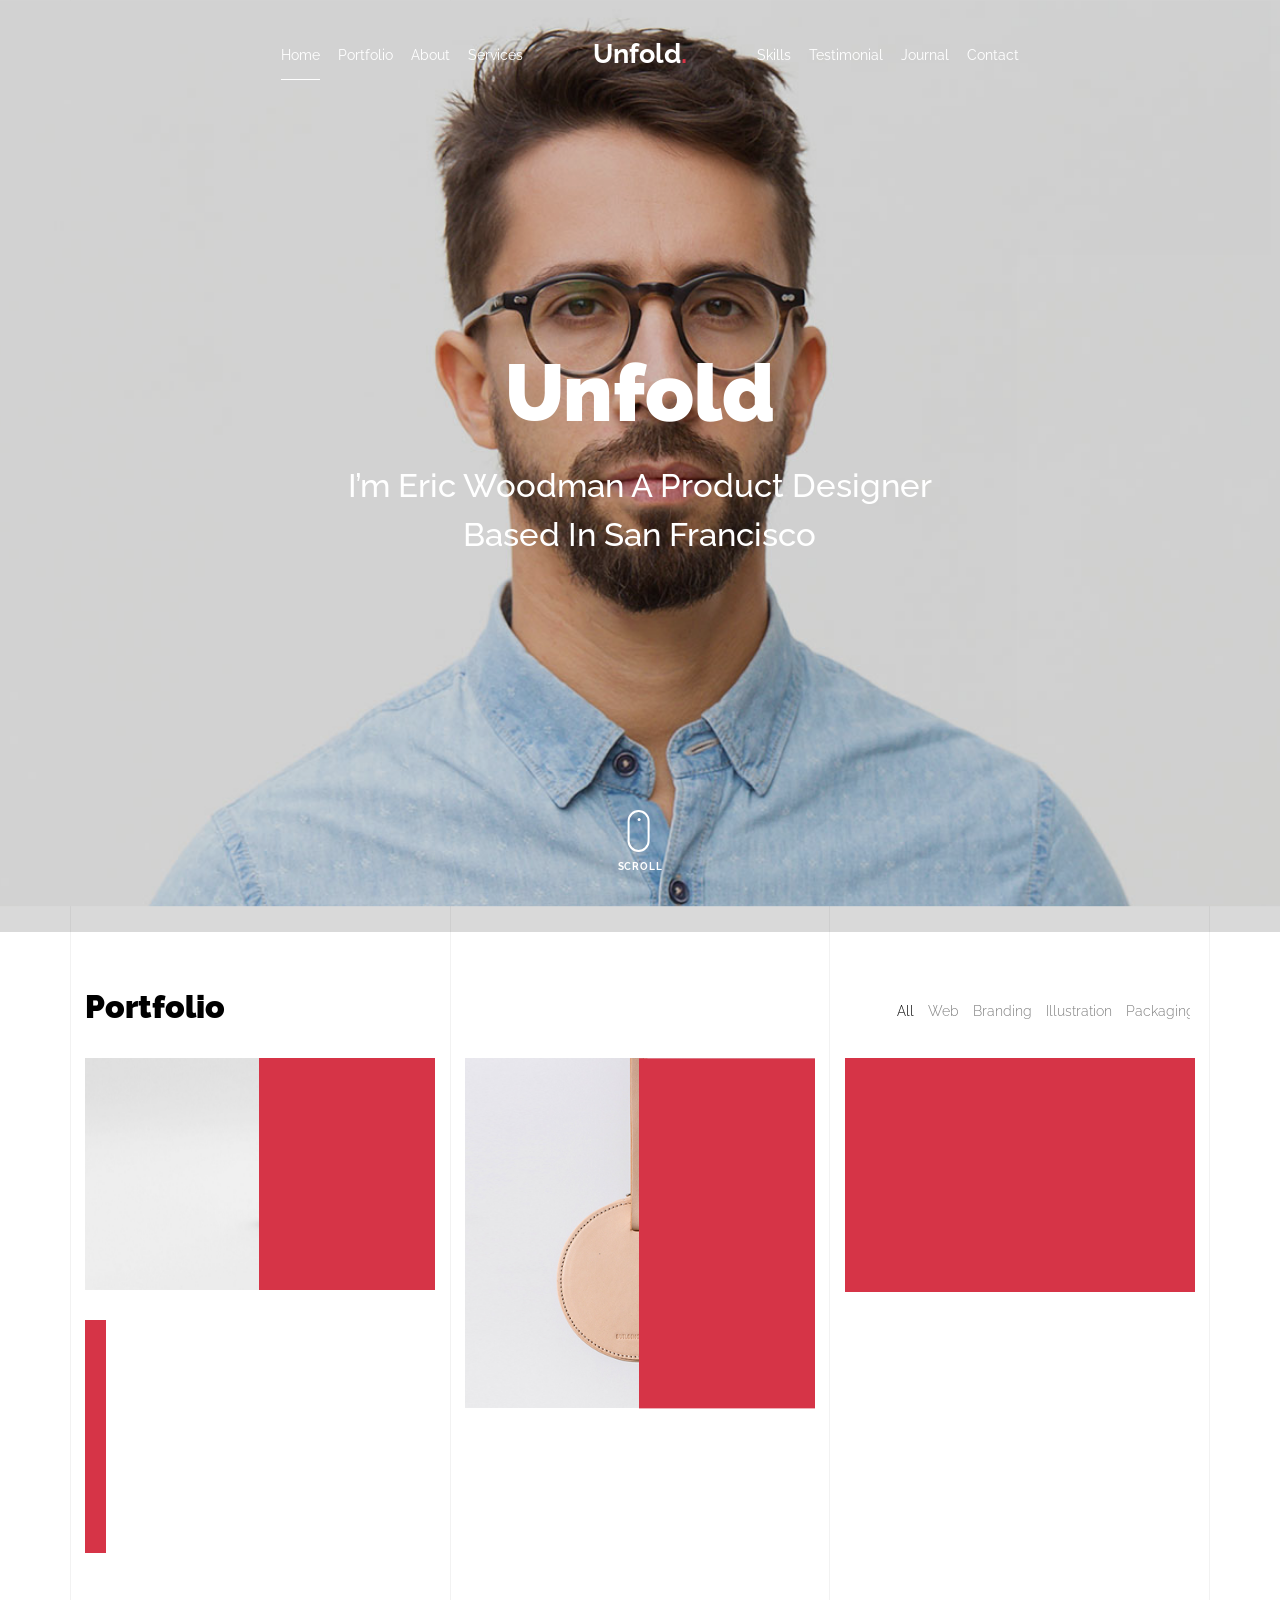
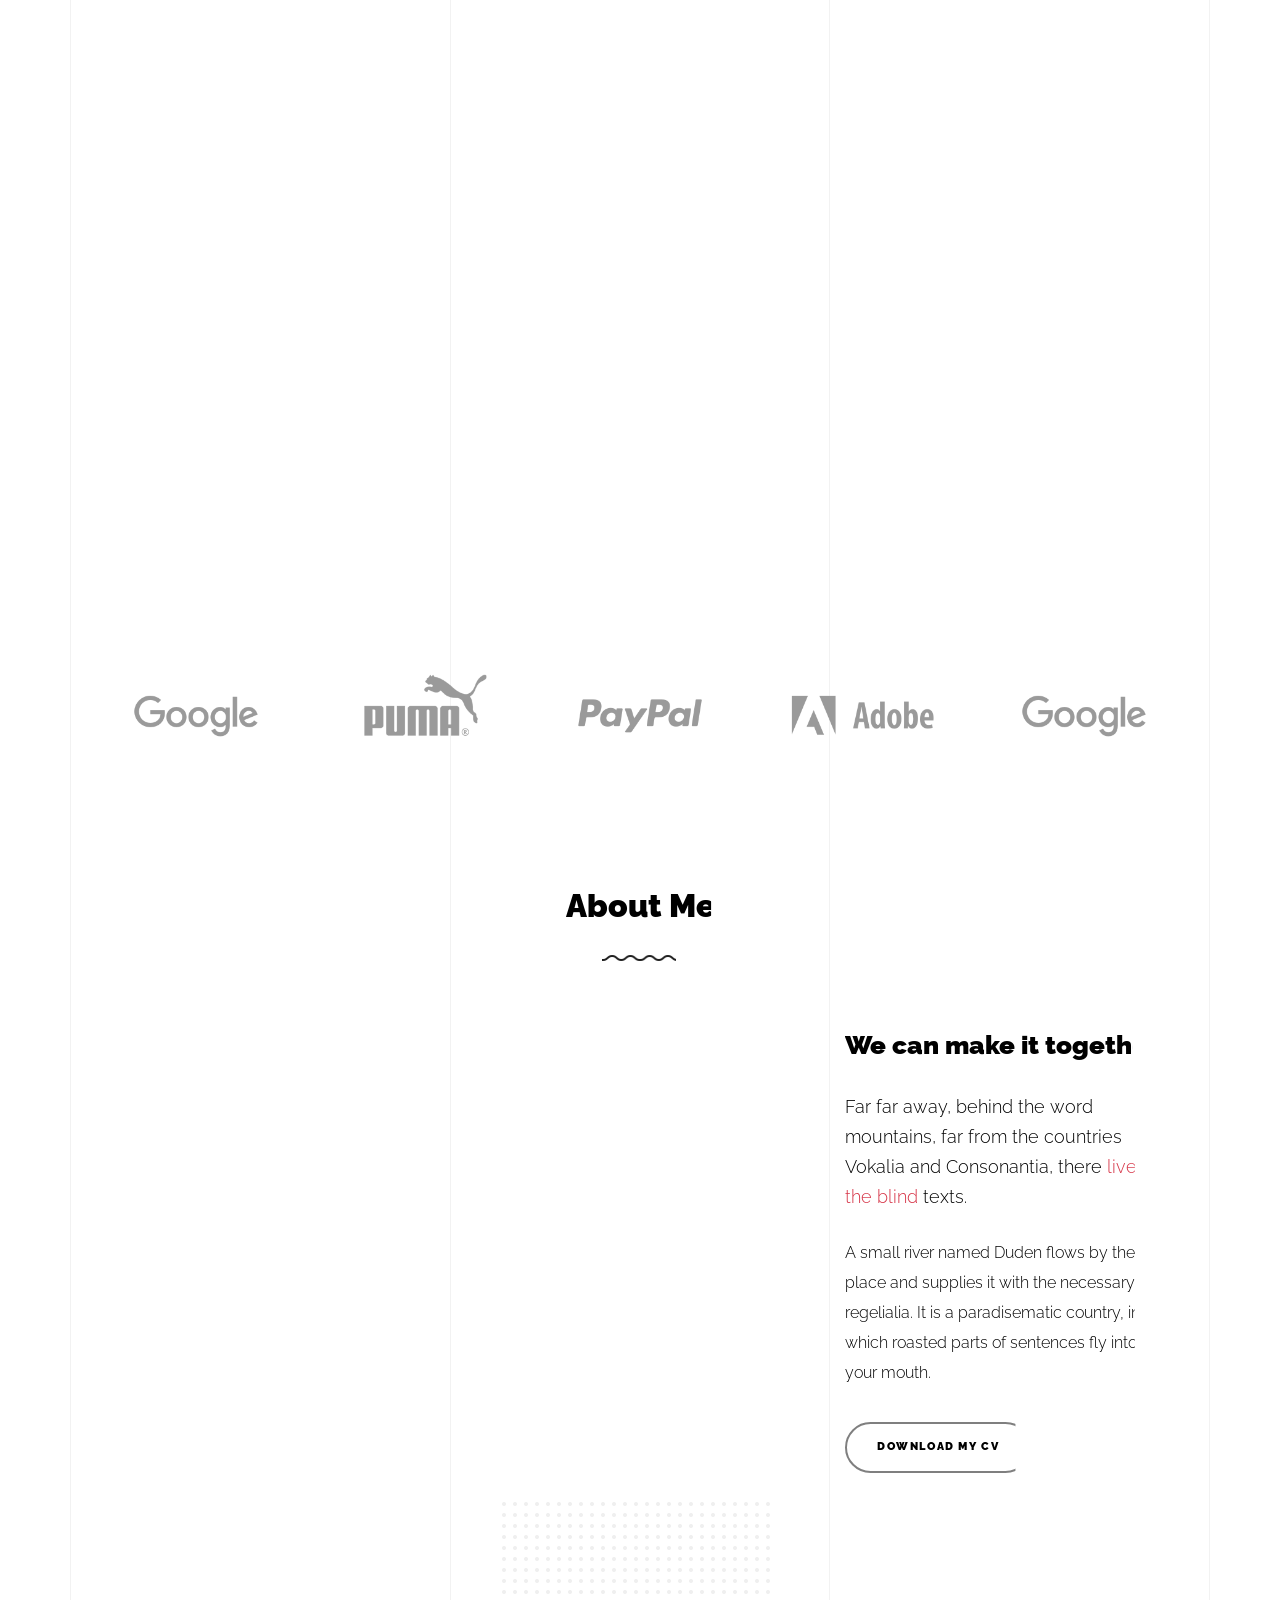
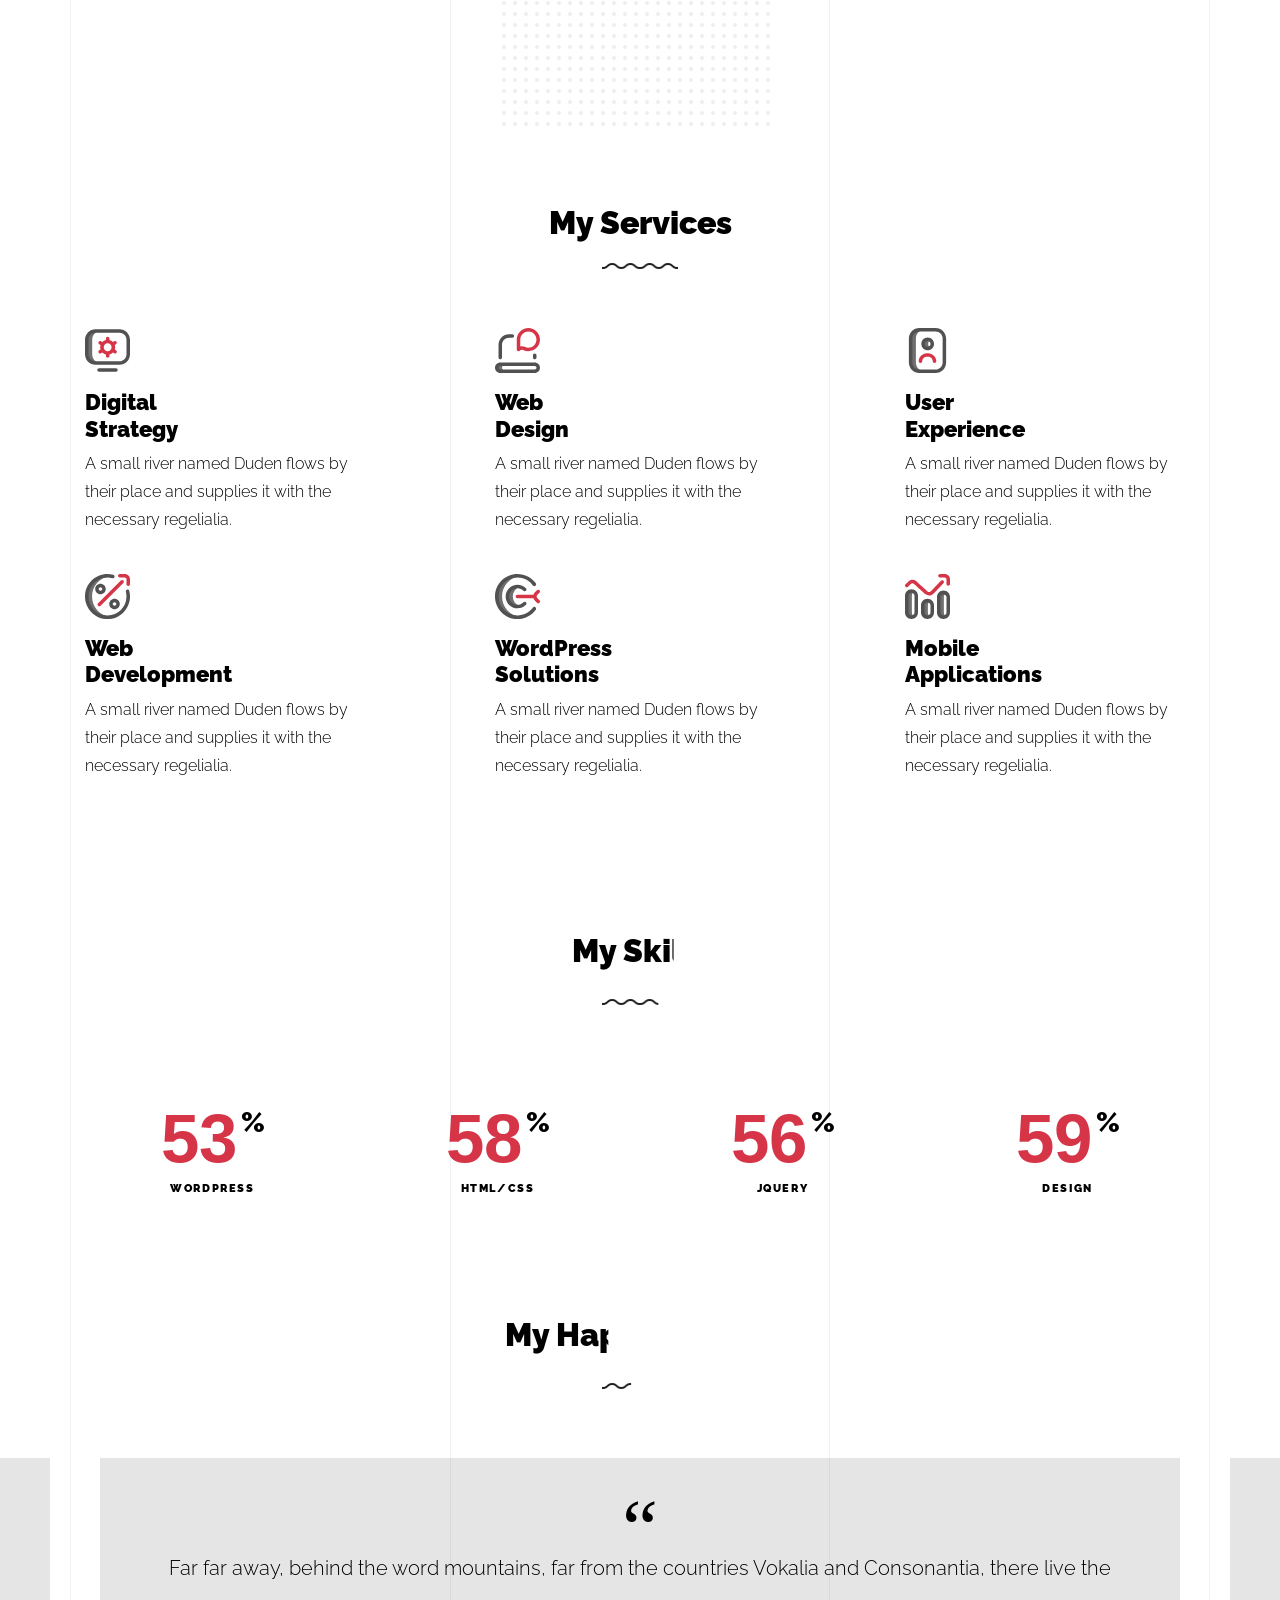
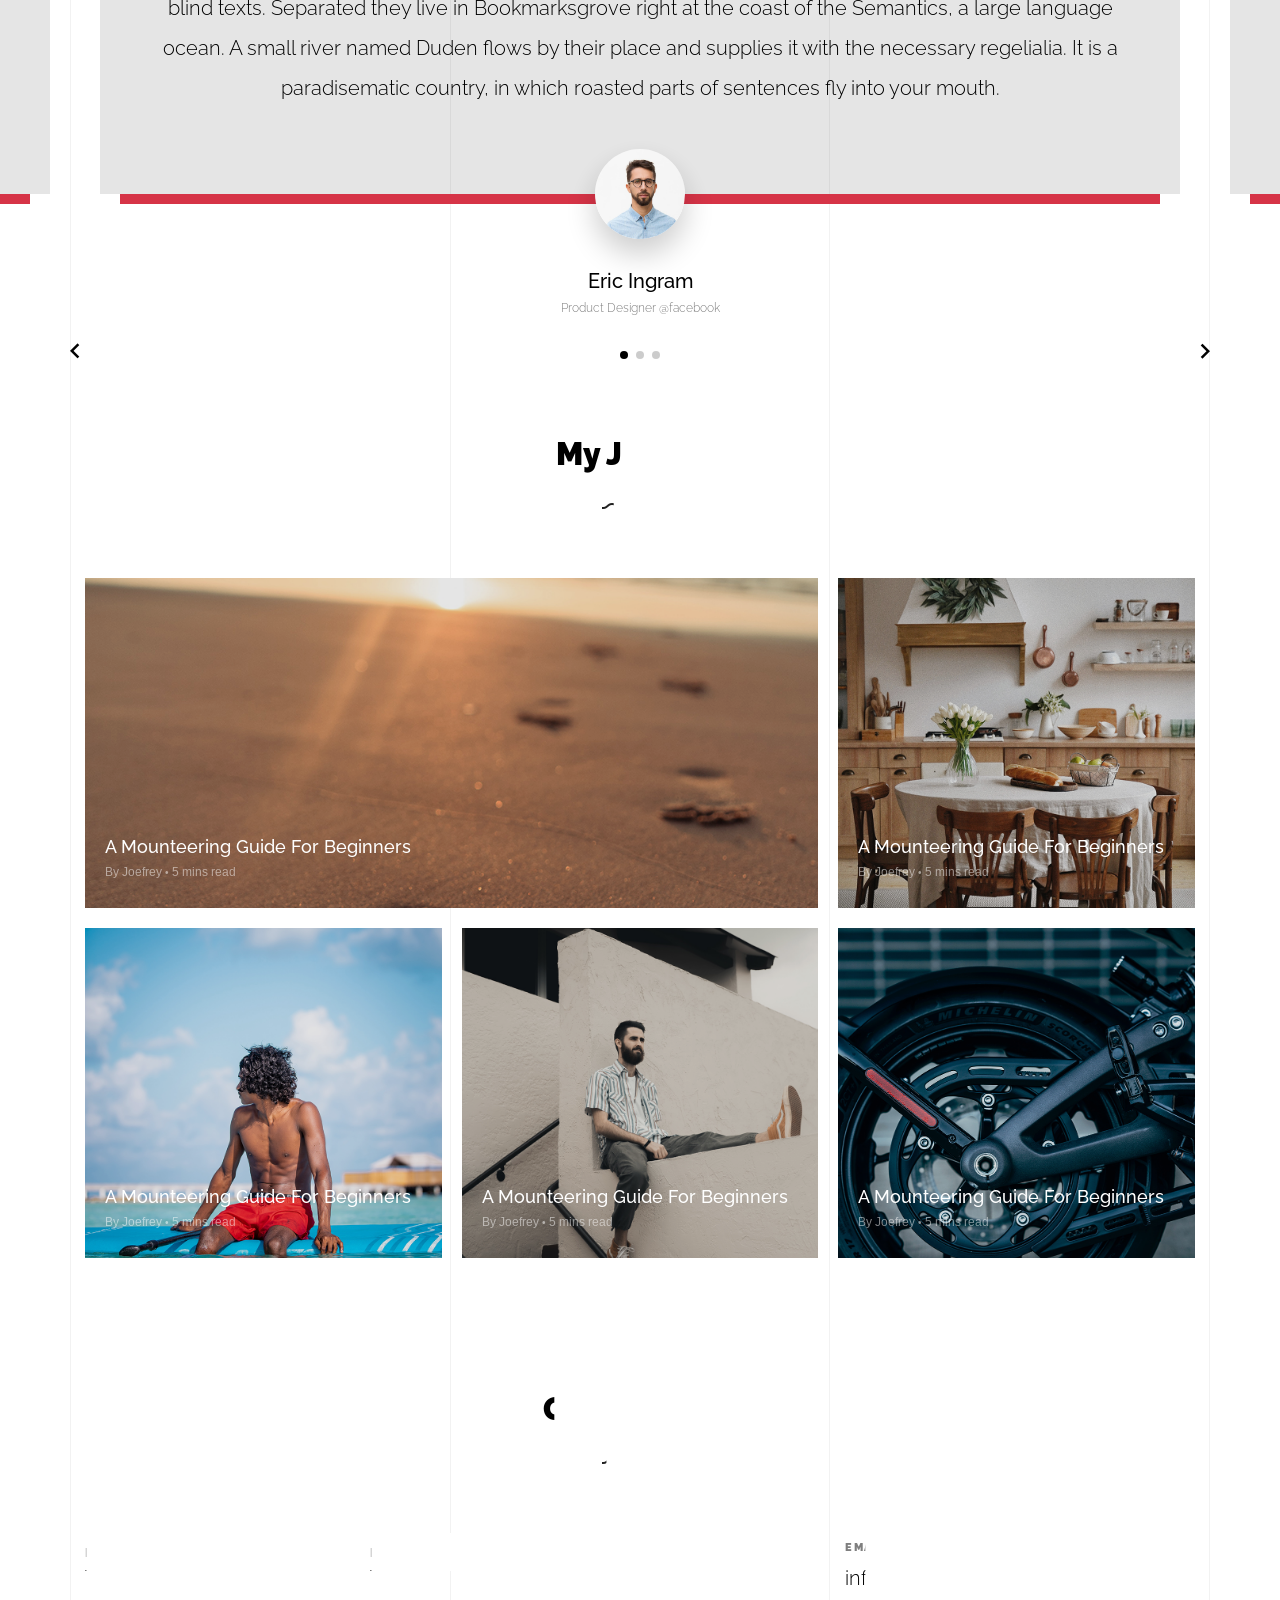
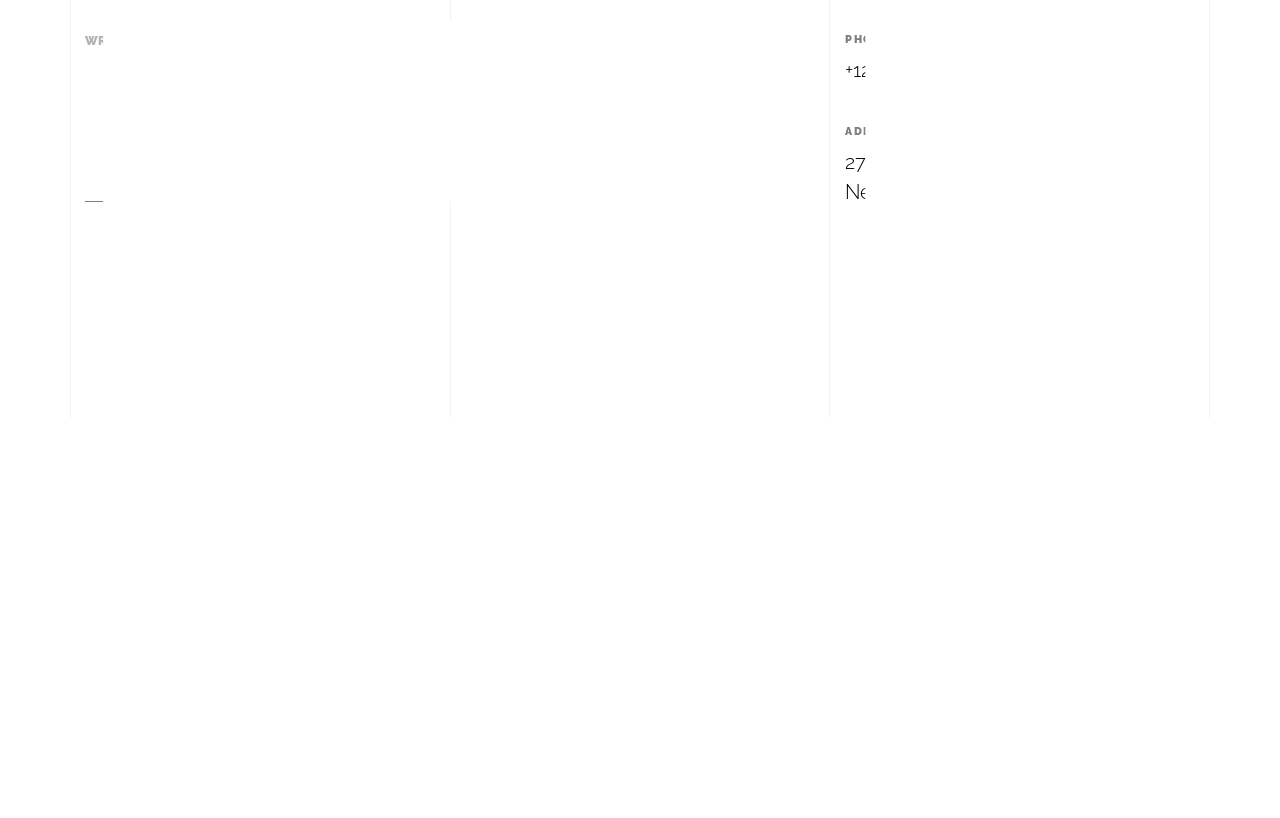
<file: light/index.html>
<!doctype html>
<html lang="en">
  <head>
    <title>Unfold &mdash; A onepage portfolio HTML template by Unslate.co</title>
    <meta charset="utf-8">
    <meta name="viewport" content="width=device-width, initial-scale=1, shrink-to-fit=no">
    
    <meta name="description" content="A onepage portfolio HTML template by Unslate.co">
    <meta name="keywords" content="html, css, javascript, jquery">
    <meta name="author" content="Unslate.co">

    <link rel="stylesheet" href="css/vendor/icomoon/style.css">
    <link rel="stylesheet" href="css/vendor/owl.carousel.min.css">
    <link rel="stylesheet" href="css/vendor/aos.css">
    <link rel="stylesheet" href="css/vendor/animate.min.css">
    <link rel="stylesheet" href="css/vendor/bootstrap.min.css">
    <link rel="stylesheet" href="css/vendor/jquery.fancybox.min.css">
    

    <!-- Theme Style -->
    <link rel="stylesheet" href="css/style.css">

  </head>
  <body data-spy="scroll" data-target=".site-nav-target" data-offset="200">

    <nav class="unslate_co--site-mobile-menu">
      <div class="close-wrap d-flex">
        <a href="#" class="d-flex ml-auto js-menu-toggle">
          <span class="close-label">Close</span>
          <div class="close-times">
            <span class="bar1"></span>
            <span class="bar2"></span>
          </div>
        </a>
      </div>
      <div class="site-mobile-inner"></div>
    </nav>


    <div class="unslate_co--site-wrap">

      <div class="unslate_co--site-inner">

        <div class="lines-wrap">
          <div class="lines-inner">
            <div class="lines"></div>
          </div>
        </div>
        <!-- END lines -->
      
      <nav class="unslate_co--site-nav site-nav-target">

        <div class="container">
        
          <div class="row align-items-center justify-content-between text-left">
            <div class="col-md-5 text-right">
              <ul class="site-nav-ul js-clone-nav text-left d-none d-lg-inline-block">
                <li class="has-children">
                  <a href="#home-section" class="nav-link">Home</a>
                  <ul class="dropdown">
                    <li>
                      <a href="index.html">Hero Image BG</a>
                    </li>
                    <li>
                      <a href="index-video.html">Video BG</a>
                    </li>
                    <li>
                      <a href="index-hero-slider.html">Hero Slider</a>
                    </li>
                    <li>
                      <a href="index-sidebar-menu.html">Sidebar Menu</a>
                    </li>
                    <li>
                      <a href="index-right-menu.html">Right Menu</a>
                    </li>
                  </ul>
                </li>
                <li><a href="#portfolio-section" class="nav-link">Portfolio</a></li>
                <li><a href="#about-section" class="nav-link">About</a></li>
                <li><a href="#services-section" class="nav-link">Services</a></li>
              </ul>
            </div>
            <div class="site-logo pos-absolute">
              <a href="index.html" class="unslate_co--site-logo">Unfold<span>.</span></a>
            </div>
            <div class="col-md-5 text-right text-lg-left">
              <ul class="site-nav-ul js-clone-nav text-left d-none d-lg-inline-block">
                <li><a href="#skills-section" class="nav-link">Skills</a></li>
                <li><a href="#testimonial-section" class="nav-link">Testimonial</a></li>
                <li><a href="#journal-section" class="nav-link">Journal</a></li>
                <li><a href="#contact-section" class="nav-link">Contact</a></li>
              </ul>

              <ul class="site-nav-ul-none-onepage text-right d-inline-block d-lg-none">
                <li><a href="#" class="js-menu-toggle">Menu</a></li>
              </ul>

            </div>
          </div>
        </div>

      </nav>
      <!-- END nav -->

      <div class="cover-v1 jarallax overlay" style="background-image: url('images/cover_bg_1.jpg');" id="home-section">
        <div class="container">
          <div class="row align-items-center">
              
            <div class="col-md-7 mx-auto text-center">
              <h1 class="heading gsap-reveal-hero text-white">Unfold</h1>
              <h2 class="subheading gsap-reveal-hero text-white">I’m Eric Woodman A Product Designer Based In San Francisco</h2>
            </div>

          </div>
        </div>


        <!-- dov -->
        <a href="#portfolio-section" class="mouse-wrap smoothscroll">
          <span class="mouse">
            <span class="scroll"></span>
          </span>
          <span class="mouse-label">Scroll</span>
        </a>

      </div>
      <!-- END .cover-v1 -->



      <div class="unslate_co--section" id="portfolio-section">
        <div class="container">
          
          
          <div class="relative"><div class="loader-portfolio-wrap"><div class="loader-portfolio dark"></div></div> </div>
          <div id="portfolio-single-holder"></div>

          <div class="portfolio-wrapper">

            <div class="d-flex align-items-center mb-4 gsap-reveal gsap-reveal-filter">
              <h2 class="mr-auto heading-h2">Portfolio</h2>
              
              <a href="#" class="text-black js-filter d-inline-block d-lg-none">Filter</a>
              
              <div class="filter-wrap">
                <div class="filter ml-auto" id="filters">
                  <a href="#" class="active" data-filter="*">All</a>
                  <a href="#" data-filter=".web">Web</a>
                  <a href="#" data-filter=".branding">Branding</a>
                  <a href="#" data-filter=".illustration">Illustration</a>
                  <a href="#" data-filter=".packaging">Packaging</a>
                </div>
              </div>

            </div>


            
            <div id="posts" class="row gutter-isotope-item">
              <div class="item web branding col-sm-6 col-md-6 col-lg-4 isotope-mb-2">
                <a href="portfolio-single-1.html" class="portfolio-item ajax-load-page isotope-item gsap-reveal-img" data-id="1">
                    <div class="overlay">
                      <span class="wrap-icon icon-link2"></span>
                      <div class="portfolio-item-content">
                        <h3>Shoe Rebranding</h3>
                        <p>web, branding</p>
                      </div>
                    </div>
                    <img src="images/work_1_md.jpg" class="lazyload  img-fluid" alt="Images" />
                  </a>
              </div>
              <div class="item branding packaging illustration col-sm-6 col-md-6 col-lg-4 isotope-mb-2 ">
                <a href="portfolio-single-3.html" class="portfolio-item ajax-load-page item-portrait isotope-item gsap-reveal-img" data-id="3">
                    <div class="overlay">
                      <span class="wrap-icon icon-link2"></span>
                      <div class="portfolio-item-content">
                        <h3>Reworking</h3>
                        <p>branding, packaging, illustration</p>
                      </div>
                    </div>
                    <img src="images/work_2_md.jpg" class="lazyload  img-fluid" alt="Images" />
                  </a>
              </div>

              <div class="item branding packaging col-sm-6 col-md-6 col-lg-4 isotope-mb-2">
                <a href="portfolio-single-4.html" class="portfolio-item isotope-item ajax-load-page gsap-reveal-img" data-id="4">
                    <div class="overlay">
                      <span class="wrap-icon icon-link2"></span>
                      <div class="portfolio-item-content">
                        <h3>Modern Building</h3>
                        <p>branding, packaging</p>
                      </div>
                    </div>
                    <img src="images/work_3_md.jpg" class="lazyload  img-fluid" alt="Images" />
                  </a>
              </div>

              <div class="item web packaging col-sm-6 col-md-6 col-lg-4 isotope-mb-2">

                <a href="images/work_4_full.jpg" class="portfolio-item isotope-item gsap-reveal-img" data-fancybox="gallery" data-caption="Watch">
                    <div class="overlay">
                      <span class="wrap-icon icon-photo2"></span>
                      <div class="portfolio-item-content">
                        <h3>Watch</h3>
                        <p>web, packaging</p>
                      </div>
                    </div>
                    <img src="images/work_4_full.jpg" class="lazyload  img-fluid" alt="Images" />
                  </a>

              </div>

              <div class="item illustration packaging col-sm-6 col-md-6 col-lg-4 isotope-mb-2">
                <a href="images/work_5_md.jpg" class="portfolio-item isotope-item gsap-reveal-img" data-fancybox="gallery" data-caption="Shoe Rebranding">
                    <div class="overlay">
                      <span class="wrap-icon icon-photo2"></span>
                      <div class="portfolio-item-content">
                        <h3>Shoe Rebranding</h3>
                        <p>illustration, packaging</p>
                      </div>
                    </div>
                    <img src="images/work_5_md.jpg" class="lazyload  img-fluid" alt="Images" />
                  </a>
              </div>

              <div class="item web branding col-sm-6 col-md-6 col-lg-4 isotope-mb-2">
                <a href="portfolio-single-2.html" class="portfolio-item ajax-load-page item-portrait isotope-item gsap-reveal-img" data-id="2">
                    <div class="overlay">
                      <span class="wrap-icon icon-link2"></span>
                      <div class="portfolio-item-content">
                        <h3>Reshape</h3>
                        <p>web, branding</p>
                      </div>
                    </div>
                    <img src="images/work_6_md.jpg" class="lazyload  img-fluid" alt="Images" />
                  </a>
              </div>

              <div class="item branding packaging col-sm-6 col-md-6 col-lg-4 isotope-mb-2">
                <a href="images/work_7_a_md.jpg" class="portfolio-item item-portrait isotope-item gsap-reveal-img" data-fancybox="gallery" data-caption="Modern Building">
                    <div class="overlay">
                      <span class="wrap-icon icon-photo2"></span>
                      <div class="portfolio-item-content">
                        <h3>Modern Building</h3>
                        <p>branding, packaging</p>
                      </div>
                    </div>
                    <img src="images/work_7_a_md.jpg" class="lazyload  img-fluid" alt="Images" />
                  </a>
              </div>

              <div class="item web branding col-sm-6 col-md-6 col-lg-4 isotope-mb-2">
                <a href="https://www.youtube.com/watch?v=mwtbEGNABWU" class="portfolio-item isotope-item gsap-reveal-img" data-fancybox="gallery" data-caption="Showreel 2019">
                    <div class="overlay">
                      <span class="wrap-icon icon-play_circle_filled"></span>
                      <div class="portfolio-item-content">
                        <h3>Showreel 2019</h3>
                        <p>web, branding</p>
                      </div>
                    </div>
                    <img src="images/work_8_md.jpg" class="lazyload  img-fluid" alt="Images" />
                  </a>
              </div>

              <div class="item web illustration col-sm-6 col-md-6 col-lg-4 isotope-mb-2">
                <a href="images/work_9_a_md.jpg" class="portfolio-item isotope-item gsap-reveal-img" data-fancybox="gallery" data-caption="Render Packaging">
                    <div class="overlay">
                      <span class="wrap-icon icon-photo2"></span>
                      <div class="portfolio-item-content">
                        <h3>Render Packaging</h3>
                        <p>web, illustration</p>
                      </div>
                    </div>
                    <img src="images/work_9_a_md.jpg" class="lazyload  img-fluid" alt="Images" />
                  </a>
              </div>

            </div>
            
          </div>


        </div>
      </div>



      <div class="unslate_co--section">
        <div class="container">
          <div class="owl-carousel logo-slider">
            <div class="logo-v1 gsap-reveal">
              <img src="images/logo-google.png" alt="Image" class="img-fluid">
            </div>
            <div class="logo-v1 gsap-reveal">
              <img src="images/logo-puma.png" alt="Image" class="img-fluid">
            </div>
            <div class="logo-v1 gsap-reveal">
              <img src="images/logo-paypal.png" alt="Image" class="img-fluid">
            </div>
            <div class="logo-v1 gsap-reveal">
              <img src="images/logo-adobe.png" alt="Image" class="img-fluid">
            </div>
          </div>
        </div>
      </div>


      <div class="unslate_co--section" id="about-section">
        <div class="container">
          
          <div class="section-heading-wrap text-center mb-5">
            <h2 class="heading-h2 text-center divider"><span class="gsap-reveal">About Me</span></h2>
            <span class="gsap-reveal"><img src="images/divider.png" alt="divider" width="76"></span>
          </div>
          

          <div class="row mt-5 justify-content-between">
            <div class="col-lg-7 mb-5 mb-lg-0" data-aos="fade-up">
              <figure class="dotted-bg gsap-reveal-img">
                <img src="images/about_me_pic.jpg" alt="Image" class="img-fluid">
              </figure>
            </div>
            <div class="col-lg-4 pr-lg-5">
              <h3 class="mb-4 heading-h3"><span class="gsap-reveal">We can make it together</span></h3>
              <p class="lead gsap-reveal">Far far away, behind the word mountains, far from the countries Vokalia and Consonantia, there <a href="#">live the blind</a> texts. </p>
              <p class="mb-4 gsap-reveal">A small river named Duden flows by their place and supplies it with the necessary regelialia. It is a paradisematic country, in which roasted parts of sentences fly into your mouth.</p>
              <p class="gsap-reveal"><a href="#" class="btn btn-outline-pill btn-custom-light">Download my CV</a></p>
            </div>
          </div>
        </div>
      </div>

      <div class="unslate_co--section" id="services-section">
        <div class="container">

          <div class="section-heading-wrap text-center mb-5">
            <h2 class="heading-h2 text-center divider">My Services</h2>
            <img src="images/divider.png" alt="divider" width="76">
          </div>

          <div class="row gutter-v3">
            <div class="col-md-6 col-lg-4 mb-4">
              <div class="feature-v1" data-aos="fade-up" data-aos-delay="0">
                <div class="wrap-icon mb-3">
                  <img src="images/svg/001-options.svg" alt="Image" width="45">
                </div>
                <h3>Digital <br> Strategy</h3>
                <p>A small river named Duden flows by their place and supplies it with the necessary regelialia. </p>
              </div> 
            </div>
            <div class="col-md-6 col-lg-4 mb-4">
              <div class="feature-v1" data-aos="fade-up" data-aos-delay="100">
                <div class="wrap-icon mb-3">
                  <img src="images/svg/002-chat.svg" alt="Icon" width="45">
                </div>
                <h3>Web <br> Design</h3>
                <p>A small river named Duden flows by their place and supplies it with the necessary regelialia. </p>
              </div> 
            </div>
            <div class="col-md-6 col-lg-4 mb-4">
              <div class="feature-v1" data-aos="fade-up" data-aos-delay="200">
                <div class="wrap-icon mb-3">
                  <img src="images/svg/003-contact-book.svg" alt="Image" class="img-fluid" width="45">
                </div>
                <h3>User <br> Experience</h3>
                <p>A small river named Duden flows by their place and supplies it with the necessary regelialia. </p>
              </div> 
            </div>

            <div class="col-md-6 col-lg-4 mb-4">
              <div class="feature-v1" data-aos="fade-up" data-aos-delay="0">
                <div class="wrap-icon mb-3">
                  <img src="images/svg/004-percentage.svg" alt="Image" width="45">
                </div>
                <h3>Web <br> Development</h3>
                <p>A small river named Duden flows by their place and supplies it with the necessary regelialia. </p>
              </div> 
            </div>
            <div class="col-md-6 col-lg-4 mb-4">
              <div class="feature-v1" data-aos="fade-up" data-aos-delay="100">
                <div class="wrap-icon mb-3">
                  <img src="images/svg/006-goal.svg" alt="Image" width="45">
                </div>
                <h3>WordPress <br> Solutions</h3>
                <p>A small river named Duden flows by their place and supplies it with the necessary regelialia. </p>
              </div> 
            </div>
            <div class="col-md-6 col-lg-4 mb-4">
              <div class="feature-v1" data-aos="fade-up" data-aos-delay="200">
                <div class="wrap-icon mb-3">
                  <img src="images/svg/005-line-chart.svg" alt="Image" width="45">
                </div>
                <h3>Mobile <br> Applications</h3>
                <p>A small river named Duden flows by their place and supplies it with the necessary regelialia. </p>
              </div> 
            </div>

          </div>

        </div>
      </div>

      <div class="unslate_co--section section-counter" id="skills-section">
        <div class="container">
          <div class="section-heading-wrap text-center mb-5">
            <h2 class="heading-h2 text-center divider"><span class="gsap-reveal">My Skills</span></h2>
            <span class="gsap-reveal"><img src="images/divider.png" alt="divider" width="76"></span>
          </div>


          <div class="row pt-5">
            <div class="col-6 col-sm-6 mb-5 mb-lg-0 col-md-6 col-lg-3" data-aos="fade-up" data-aos-delay="0">
              <div class="counter-v1 text-center">
                <span class="number-wrap">
                  <span class="number number-counter" data-number="90">0</span>
                  <span class="append-text">%</span>
                </span>
                <span class="counter-label">WordPress</span>
              </div>
            </div>
            <div class="col-6 col-sm-6 mb-5 mb-lg-0 col-md-6 col-lg-3" data-aos="fade-up" data-aos-delay="100">
              <div class="counter-v1 text-center">
                <span class="number-wrap">
                  <span class="number number-counter" data-number="99">0</span>
                  <span class="append-text">%</span>
                </span>
                <span class="counter-label">HTML/CSS</span>
              </div>
            </div>
            <div class="col-6 col-sm-6 mb-5 mb-lg-0 col-md-6 col-lg-3" data-aos="fade-up" data-aos-delay="200">
              <div class="counter-v1 text-center">
                <span class="number-wrap">
                  <span class="number number-counter" data-number="95">0</span>
                  <span class="append-text">%</span>
                </span>
                <span class="counter-label">jQuery</span>
              </div>
            </div>
            <div class="col-6 col-sm-6 mb-5 mb-lg-0 col-md-6 col-lg-3" data-aos="fade-up" data-aos-delay="300">
              <div class="counter-v1 text-center">
                <span class="number-wrap">
                  <span class="number number-counter" data-number="100">0</span>
                  <span class="append-text">%</span>
                </span>
                <span class="counter-label">Design</span>
              </div>
            </div>
          </div>
        </div>
      </div>
      <!-- END .counter -->

      <div class="unslate_co--section" id="testimonial-section">
        <div class="container">
          <div class="section-heading-wrap text-center mb-5">
            <h2 class="heading-h2 text-center divider"><span class="gsap-reveal">My Happy Clients</span></h2>
            <span class="gsap-reveal"><img src="images/divider.png" alt="divider" width="76"></span>
          </div>
        </div>

        <div class="owl-carousel testimonial-slider">
          <div>
            <div class="testimonial-v1">
              <div class="testimonial-inner-bg">
                <span class="quote">&ldquo;</span>
                <blockquote>
                  Far far away, behind the word mountains, far from the countries Vokalia and Consonantia, there live the blind texts. Separated they live in Bookmarksgrove right at the coast of the Semantics, a large language ocean. A small river named Duden flows by their place and supplies it with the necessary regelialia. It is a paradisematic country, in which roasted parts of sentences fly into your mouth.
                </blockquote>
              </div>
              
              <div class="testimonial-author-info">
                <img src="images/person_man_1.jpg" alt="Image">
                <h3>Eric Ingram</h3>
                <span class="d-block position">Product Designer @facebook</span>
              </div>

            </div>
          </div>
          <div>
            <div class="testimonial-v1">
              <div class="testimonial-inner-bg">
                <span class="quote">&ldquo;</span>
                <blockquote>
                  Far far away, behind the word mountains, far from the countries Vokalia and Consonantia, there live the blind texts. Separated they live in Bookmarksgrove right at the coast of the Semantics, a large language ocean. A small river named Duden flows by their place and supplies it with the necessary regelialia. It is a paradisematic country, in which roasted parts of sentences fly into your mouth.
                </blockquote>
              </div>
              
              <div class="testimonial-author-info">
                <img src="images/person_man_2.jpg" alt="Image">
                <h3>Ryan Mullins</h3>
                <span class="d-block position">Product Designer @Shopify</span>
              </div>

            </div>
          </div>
          <div>
            <div class="testimonial-v1">
              <div class="testimonial-inner-bg">
                <span class="quote">&ldquo;</span>
                <blockquote>
                  Far far away, behind the word mountains, far from the countries Vokalia and Consonantia, there live the blind texts. Separated they live in Bookmarksgrove right at the coast of the Semantics, a large language ocean. A small river named Duden flows by their place and supplies it with the necessary regelialia. It is a paradisematic country, in which roasted parts of sentences fly into your mouth.
                </blockquote>
              </div>
              
              <div class="testimonial-author-info">
                <img src="images/person_woman_1.jpg" alt="Image">
                <h3>Erica Miller</h3>
                <span class="d-block position">Product Designer @Twitter</span>
              </div>

            </div>
          </div>
        </div>

      </div>
      <!-- END testimonial -->

      <div class="unslate_co--section" id="journal-section">
        <div class="container">
          <div class="section-heading-wrap text-center mb-5">
            <h2 class="heading-h2 text-center divider"><span class="gsap-reveal">My Journal</span></h2>
            <span class="gsap-reveal"><img src="images/divider.png" alt="divider" width="76"></span>
          </div>

          
          <div class="row gutter-v4 align-items-stretch">
            <div class="col-sm-6 col-md-6 col-lg-8 blog-post-entry" data-aos="fade-up" data-aos-delay="0">

              <a href="blog-single.html" class="grid-item blog-item w-100 h-100">
                <div class="overlay">
                  <div class="portfolio-item-content">
                    <h3>A Mounteering Guide For Beginners</h3>
                    <p class="post-meta">By Joefrey <span class="small">&bullet;</span> 5 mins read</p>
                  </div>
                </div>
                <img src="images/post_1.jpg" class="lazyload" alt="Image" />
              </a>


            </div>
            <div class="col-sm-6 col-md-6 col-lg-4 blog-post-entry" data-aos="fade-up" data-aos-delay="100">
              <a href="blog-single.html" class="grid-item blog-item w-100 h-100">
                <div class="overlay">
                  <div class="portfolio-item-content">
                    <h3>A Mounteering Guide For Beginners</h3>
                    <p class="post-meta">By Joefrey <span class="small">&bullet;</span> 5 mins read</p>
                  </div>
                </div>
                <img src="images/post_2.jpg" class="lazyload" alt="Image" />
              </a>
            </div>


            <div class="col-sm-6 col-md-6 col-lg-4 blog-post-entry" data-aos="fade-up" data-aos-delay="0">

              <a href="blog-single.html" class="grid-item blog-item w-100 h-100">
                <div class="overlay">
                  <div class="portfolio-item-content">
                    <h3>A Mounteering Guide For Beginners</h3>
                    <p class="post-meta">By Joefrey <span class="small">&bullet;</span> 5 mins read</p>
                  </div>
                </div>
                <img src="images/post_3.jpg" class="lazyload" alt="Image" />
              </a>


            </div>
            <div class="col-sm-6 col-md-6 col-lg-4 blog-post-entry" data-aos="fade-up" data-aos-delay="100">
              <a href="blog-single.html" class="grid-item blog-item w-100 h-100">
                <div class="overlay">
                  <div class="portfolio-item-content">
                    <h3>A Mounteering Guide For Beginners</h3>
                    <p class="post-meta">By Joefrey <span class="small">&bullet;</span> 5 mins read</p>
                  </div>
                </div>
                <img src="images/post_4.jpg" class="lazyload" alt="Image" />
              </a>
            </div>

            <div class="col-sm-6 col-md-6 col-lg-4 blog-post-entry" data-aos="fade-up" data-aos-delay="200">
              <a href="blog-single.html" class="grid-item blog-item w-100 h-100">
                <div class="overlay">
                  <div class="portfolio-item-content">
                    <h3>A Mounteering Guide For Beginners</h3>
                    <p class="post-meta">By Joefrey <span class="small">&bullet;</span> 5 mins read</p>
                  </div>
                </div>
                <img src="images/post_5.jpg" class="lazyload" alt="Image" />
              </a>
            </div>


          </div>

        </div>
      </div>
      <!-- END blog posts -->


      <div class="unslate_co--section" id="contact-section">
        <div class="container">
          <div class="section-heading-wrap text-center mb-5">
            <h2 class="heading-h2 text-center divider"><span class="gsap-reveal">Get In Touch</span></h2>
            <span class="gsap-reveal"><img src="images/divider.png" alt="divider" width="76"></span>
          </div>


          <div class="row justify-content-between">
            
            <div class="col-md-6">
              <form method="post" class="form-outline-style-v1" id="contactForm">
                <div class="form-group row mb-0">

                  <div class="col-lg-6 form-group gsap-reveal">
                    <label for="name">Name</label>
                    <input name="name" type="text" class="form-control" id="name">
                  </div>
                  <div class="col-lg-6 form-group gsap-reveal">
                    <label for="email">Email</label>
                    <input name="email" type="email" class="form-control" id="email">
                  </div>
                  <div class="col-lg-12 form-group gsap-reveal">
                    <label for="message">Write your message...</label>
                    <textarea name="message" id="message" cols="30" rows="7" class="form-control"></textarea>
                  </div>
                </div>
                <div class="form-group row gsap-reveal">
                    <div class="col-md-12 d-flex align-items-center">
                      <input type="submit" class="btn btn-outline-pill btn-custom-light mr-3" value="Send Message">
                      <span class="submitting"></span>
                    </div>
                  </div>
              </form>
              <div id="form-message-warning" class="mt-4"></div> 
              <div id="form-message-success">
                Your message was sent, thank you!
              </div>

            </div>

            <div class="col-md-4">
              <div class="contact-info-v1">
                <div class="gsap-reveal d-block">
                  <span class="d-block contact-info-label">Email</span>
                  <a href="#" class="contact-info-val">info@unslate.co</a>
                </div>
                <div class="gsap-reveal d-block">
                  <span class="d-block contact-info-label">Phone</span>
                  <a href="#" class="contact-info-val">+12 345 6789 012</a>
                </div>
                <div class="gsap-reveal d-block">
                  <span class="d-block contact-info-label">Address</span>
                  <address class="contact-info-val">273 South Riverview Rd. <br> New York, NY 10011</address>
                </div>
              </div>
            </div>

          </div>
        </div>
      </div>
      </div> 

      <footer class="unslate_co--footer unslate_co--section">
        <div class="container">
          <div class="row justify-content-center">
            <div class="col-md-7">
              
              <div class="footer-site-logo"><a href="#">Unfold<span>.</span></a></div>

              <ul class="footer-site-social">
                <li><a href="#">Facebook</a></li>
                <li><a href="#">Twitter</a></li>
                <li><a href="#">Instagram</a></li>
                <li><a href="#">Dribbble</a></li>
                <li><a href="#">Behance</a></li>
              </ul>

              <p class="site-copyright">
                <small>&copy; 2020 <a href="#">Unfold  </a>. All Rights Reserved. Design with <span class="icon-heart text-danger"></span> by <a href="#">Unslate.co</a>.</small>
              </p>

            </div>
          </div>
        </div>
      </footer>

      
    </div>

    <!-- Loader -->
    <div id="unslate_co--overlayer"></div>
    <div class="site-loader-wrap">
      <div class="site-loader dark"></div>
    </div>

    <script src="js/scripts-dist.js"></script>
    <script src="js/main.js"></script>

    <!-- Global site tag (gtag.js) - Google Analytics -->
<script async src="https://www.googletagmanager.com/gtag/js?id=UA-157808202-1"></script>
<script>
  window.dataLayer = window.dataLayer || [];
  function gtag(){dataLayer.push(arguments);}
  gtag('js', new Date());

  gtag('config', 'UA-157808202-1');
</script>

  </body>
</html>
</file>
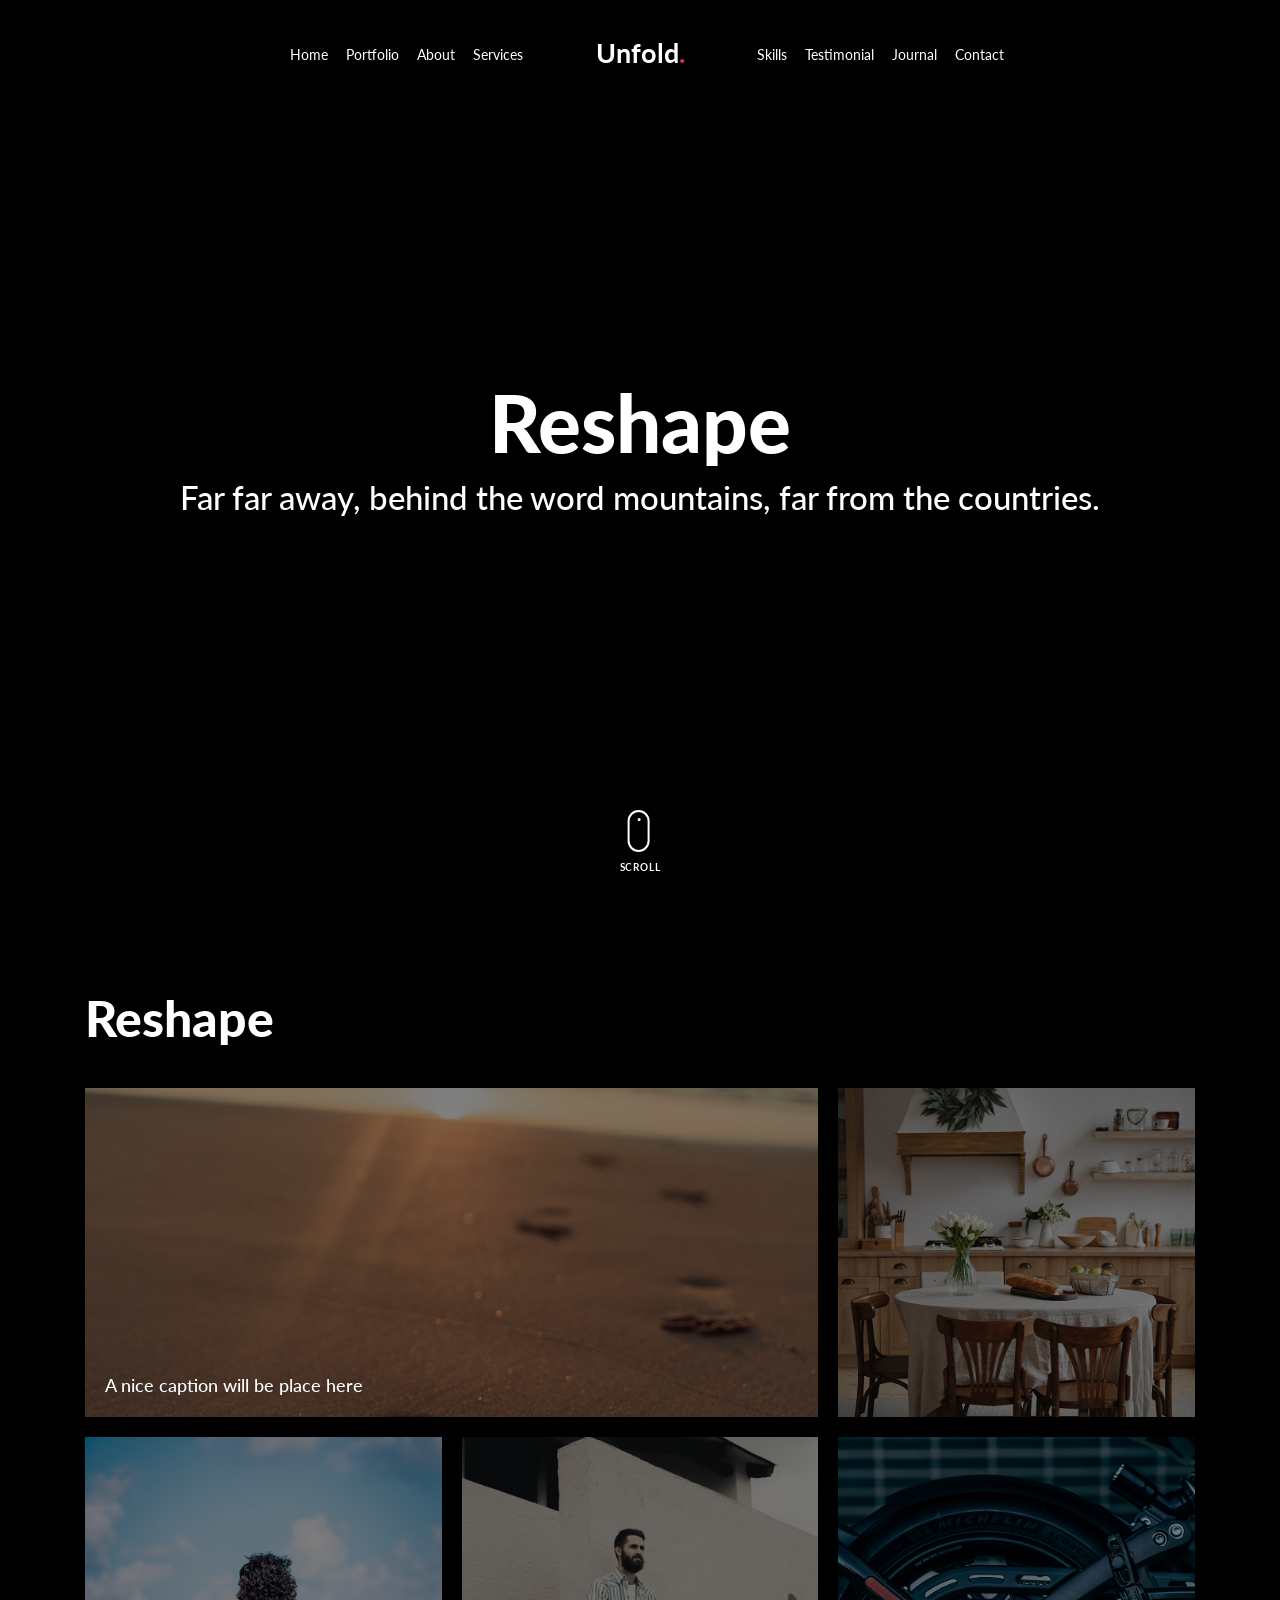
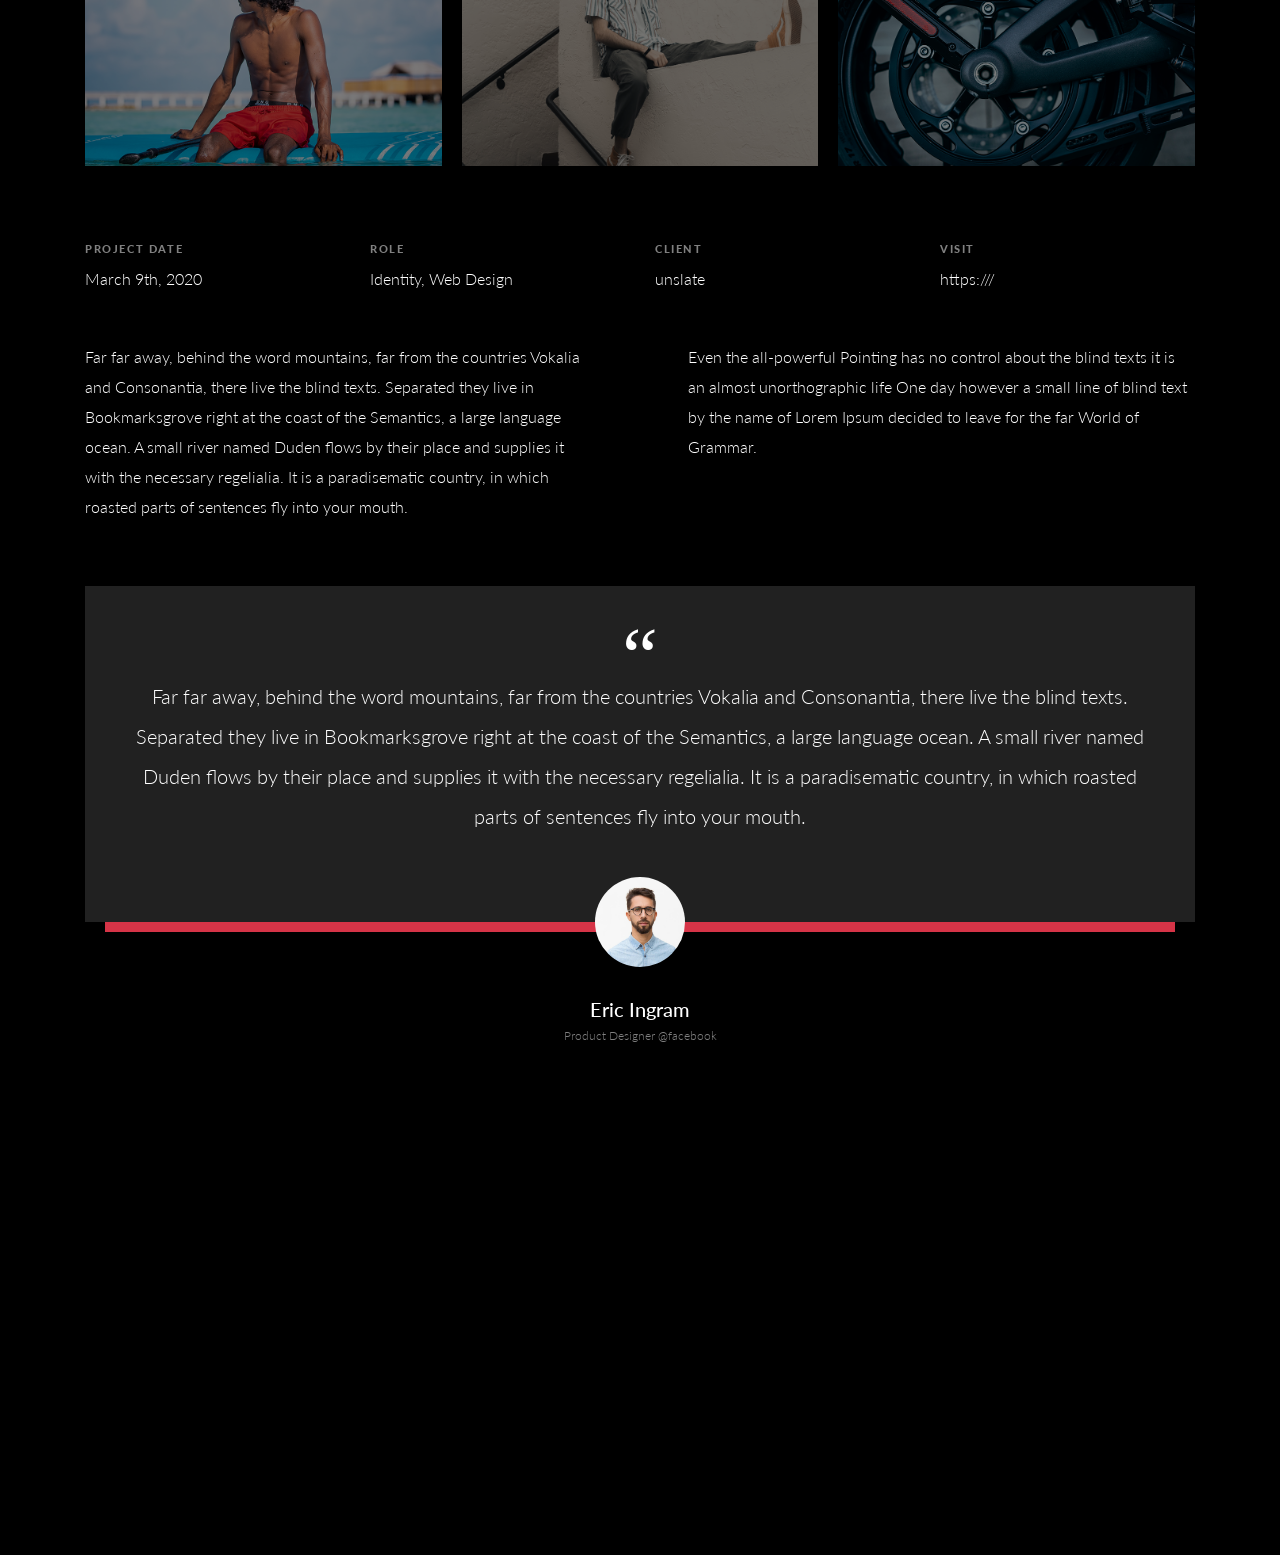
<file: portfolio-single-2.html>
<!doctype html>
<html lang="en">

<head>
  <title>Unfold &mdash; A onepage portfolio HTML template by Colorlib</title>
  <meta charset="utf-8">
  <meta name="viewport" content="width=device-width, initial-scale=1, shrink-to-fit=no">
  
  <meta name="description" content="">
  <meta name="keywords" content="html, css, javascript, jquery">
  <meta name="author" content="">

  <link rel="stylesheet" href="css/vendor/icomoon/style.css">
  <link rel="stylesheet" href="css/vendor/owl.carousel.min.css">
  <link rel="stylesheet" href="css/vendor/aos.css">
  <link rel="stylesheet" href="css/vendor/animate.min.css">
  <link rel="stylesheet" href="css/vendor/bootstrap.min.css">
  <link rel="stylesheet" href="css/vendor/jquery.fancybox.min.css">

  <!-- Theme Style -->
  <link rel="stylesheet" href="css/style.css">

</head>

<body data-spy="scroll" data-target=".site-nav-target" data-offset="200">

  <nav class="unslate_co--site-mobile-menu">
    <div class="close-wrap d-flex">
      <a href="#" class="d-flex ml-auto js-menu-toggle">
        <span class="close-label">Close</span>
        <div class="close-times">
          <span class="bar1"></span>
          <span class="bar2"></span>
        </div>
      </a>
    </div>
    <div class="site-mobile-inner"></div>
  </nav>

  <div class="unslate_co--site-wrap">

    <div class="unslate_co--site-inner">

      <nav class="unslate_co--site-nav site-nav-target">

        <div class="container">

          <div class="row align-items-center justify-content-between text-left">
            <div class="col-md-5 text-right">
              <ul class="site-nav-ul js-clone-nav text-left d-none d-lg-inline-block">
                <li class="has-children">
                  <a href="index.html#home-section" class="nav-link">Home</a>
                  <ul class="dropdown">
                    <li>
                      <a href="index.html">Hero Image BG</a>
                    </li>
                    <li>
                      <a href="index-video.html">Video BG</a>
                    </li>
                    <li>
                      <a href="index-hero-slider.html">Hero Slider</a>
                    </li>
                    <li>
                      <a href="index-sidebar-menu.html">Sidebar Menu</a>
                    </li>
                    <li>
                      <a href="index-right-menu.html">Right Menu</a>
                    </li>
                  </ul>
                </li>
                <li><a href="index.html#portfolio-section" class="nav-link">Portfolio</a></li>
                <li><a href="index.html#about-section" class="nav-link">About</a></li>
                <li><a href="index.html#services-section" class="nav-link">Services</a></li>
              </ul>
            </div>
            <div class="site-logo pos-absolute">
              <a href="index.html" class="unslate_co--site-logo">Unfold<span>.</span></a>
            </div>
            <div class="col-md-5 text-right text-lg-left">
              <ul class="site-nav-ul js-clone-nav text-left d-none d-lg-inline-block">
                <li><a href="index.html#skills-section" class="nav-link">Skills</a></li>
                <li><a href="index.html#testimonial-section" class="nav-link">Testimonial</a></li>
                <li><a href="index.html#journal-section" class="nav-link">Journal</a></li>
                <li><a href="index.html#contact-section" class="nav-link">Contact</a></li>
              </ul>

              <ul class="site-nav-ul-none-onepage text-right d-inline-block d-lg-none">
                <li><a href="#" class="js-menu-toggle">Menu</a></li>
              </ul>

            </div>
          </div>
        </div>

      </nav>
      <!-- END nav -->

      <div class="cover-v1 gradient-bottom-black jarallax">
        <div class="container">
          <div class="row align-items-center">

            <div class="col-md-10 mx-auto text-center">
              <h1 class="heading" data-aos="fade-up">Reshape</h1>
              <h2 class="subheading" data-aos="fade-up" data-aos-delay="100">Far far away, behind the word mountains, far from the countries.</h2>
            </div>

          </div>
        </div>

        <!-- dov -->
        <a href="#portfolio-single-section" class="mouse-wrap smoothscroll">
          <span class="mouse">
            <span class="scroll"></span>
          </span>
          <span class="mouse-label">Scroll</span>
        </a>

      </div>
      <!-- END .cover-v1 -->

      <div class="container">
        <div class="portfolio-single-wrap unslate_co--section" id="portfolio-single-section">
          <div class="portfolio-single-inner">
            <h2 class="heading-portfolio-single-h2">Reshape</h2>

            <div class="row gutter-v4 align-items-stretch mb-5">
              <div class="col-sm-6 col-md-6 col-lg-8 blog-post-entry">

                <a href="images/post_1.jpg" class="grid-item blog-item w-100 h-100" data-fancybox="gal" data-caption="A nice caption will be place here">
                  <div class="overlay">
                    <div class="portfolio-item-content">
                      <h3>A nice caption will be place here</h3>
                    </div>
                  </div>
                  <img src="images/post_1.jpg" class="lazyload" alt="Image" />
                </a>

              </div>
              <div class="col-sm-6 col-md-6 col-lg-4 blog-post-entry">
                <a href="images/post_2.jpg" class="grid-item blog-item w-100 h-100" data-fancybox="gal">
                  <div class="overlay"></div>
                  <img src="images/post_2.jpg" class="lazyload" alt="Image" />
                </a>
              </div>

              <div class="col-sm-6 col-md-6 col-lg-4 blog-post-entry">

                <a href="images/post_3.jpg" class="grid-item blog-item w-100 h-100" data-fancybox="gal">
                  <div class="overlay"></div>
                  <img src="images/post_3.jpg" class="lazyload" alt="Image" />
                </a>

              </div>
              <div class="col-sm-6 col-md-6 col-lg-4 blog-post-entry">
                <a href="images/post_4.jpg" class="grid-item blog-item w-100 h-100" data-fancybox="gal">
                  <div class="overlay"></div>
                  <img src="images/post_4.jpg" class="lazyload" alt="Image" />
                </a>
              </div>

              <div class="col-sm-6 col-md-6 col-lg-4 blog-post-entry">
                <a href="images/post_5.jpg" class="grid-item blog-item w-100 h-100" data-fancybox="gal">
                  <div class="overlay"></div>
                  <img src="images/post_5.jpg" class="lazyload" alt="Image" />
                </a>
              </div>

            </div>

            <div class="row justify-content-between mb-5">
              <div class="col-12 mb-5">
                <div class="row">
                  <div class="col-sm-6 col-md-6 col-lg-3">
                    <div class="detail-v1">
                      <span class="detail-label">Project Date</span>
                      <span class="detail-val">March 9th, 2020</span>
                    </div>
                  </div>
                  <div class="col-sm-6 col-md-6 col-lg-3">
                    <div class="detail-v1">
                      <span class="detail-label">Role</span>
                      <span class="detail-val"><a href="#">Identity</a>, <a href="#">Web Design</a></span>
                    </div>
                  </div>
                  <div class="col-sm-6 col-md-6 col-lg-3">
                    <div class="detail-v1">
                      <span class="detail-label">Client</span>
                      <span class="detail-val">unslate</span>
                    </div>
                  </div>
                  <div class="col-sm-6 col-md-6 col-lg-3">
                    <div class="detail-v1">
                      <span class="detail-label">Visit</span>
                      <span class="detail-val"><a href="#">https:///</a></span>
                    </div>
                  </div>
                </div>
              </div>
              <div class="col-md-6 pr-md-5">
                <p>Far far away, behind the word mountains, far from the countries Vokalia and Consonantia, there live the blind texts. Separated they live in Bookmarksgrove right at the coast of the Semantics, a large language ocean. A small river named Duden flows by their place and supplies it with the necessary regelialia. It is a paradisematic country, in which roasted parts of sentences fly into your mouth.</p>
              </div>
              <div class="col-md-6 pl-md-5">
                <p>Even the all-powerful Pointing has no control about the blind texts it is an almost unorthographic life One day however a small line of blind text by the name of Lorem Ipsum decided to leave for the far World of Grammar.</p>
              </div>
            </div>

            <div class="row justify-content-center mb-5">
              <div class="col-md-12">
                <div class="testimonial-v1">
                  <div class="testimonial-inner-bg">
                    <span class="quote">&ldquo;</span>
                    <blockquote>
                      Far far away, behind the word mountains, far from the countries Vokalia and Consonantia, there live the blind texts. Separated they live in Bookmarksgrove right at the coast of the Semantics, a large language ocean. A small river named Duden flows by their place and supplies it with the necessary regelialia. It is a paradisematic country, in which roasted parts of sentences fly into your mouth.
                    </blockquote>
                  </div>

                  <div class="testimonial-author-info">
                    <img src="images/person_man_1.jpg" alt="Image">
                    <h3>Eric Ingram</h3>
                    <span class="d-block position">Product Designer @facebook</span>
                  </div>

                </div>
              </div>
            </div>

          
          </div>
        </div>
      </div>
    </div> 

    <footer class="unslate_co--footer unslate_co--section">
      <div class="container">
        <div class="row justify-content-center">
          <div class="col-md-7">

            <div class="footer-site-logo"><a href="#">Unfold<span>.</span></a></div>

            <ul class="footer-site-social">
              <li><a href="#">Facebook</a></li>
              <li><a href="#">Twitter</a></li>
              <li><a href="#">Instagram</a></li>
              <li><a href="#">Dribbble</a></li>
              <li><a href="#">Behance</a></li>
            </ul>

            <p class="site-copyright">
                
                <!-- Link back to Colorlib can't be removed. Template is licensed under CC BY 3.0. -->
                Copyright &copy;
                <script>
                  document.write(new Date().getFullYear());
                </script> All rights reserved | This template is made with <i class="icon-heart"
                  aria-hidden="true"></i> by <a href="https://colorlib.com" target="_blank">Colorlib</a>
                <!-- Link back to Colorlib can't be removed. Template is licensed under CC BY 3.0. -->
              
              </p>

          </div>
        </div>
      </div>
    </footer>

  </div>

  <!-- Loader -->
  <div id="unslate_co--overlayer"></div>
  <div class="site-loader-wrap">
    <div class="site-loader"></div>
  </div>

  <script src="js/scripts-dist.js"></script>
  <script src="js/main.js"></script>

</body>

</html>
</file>
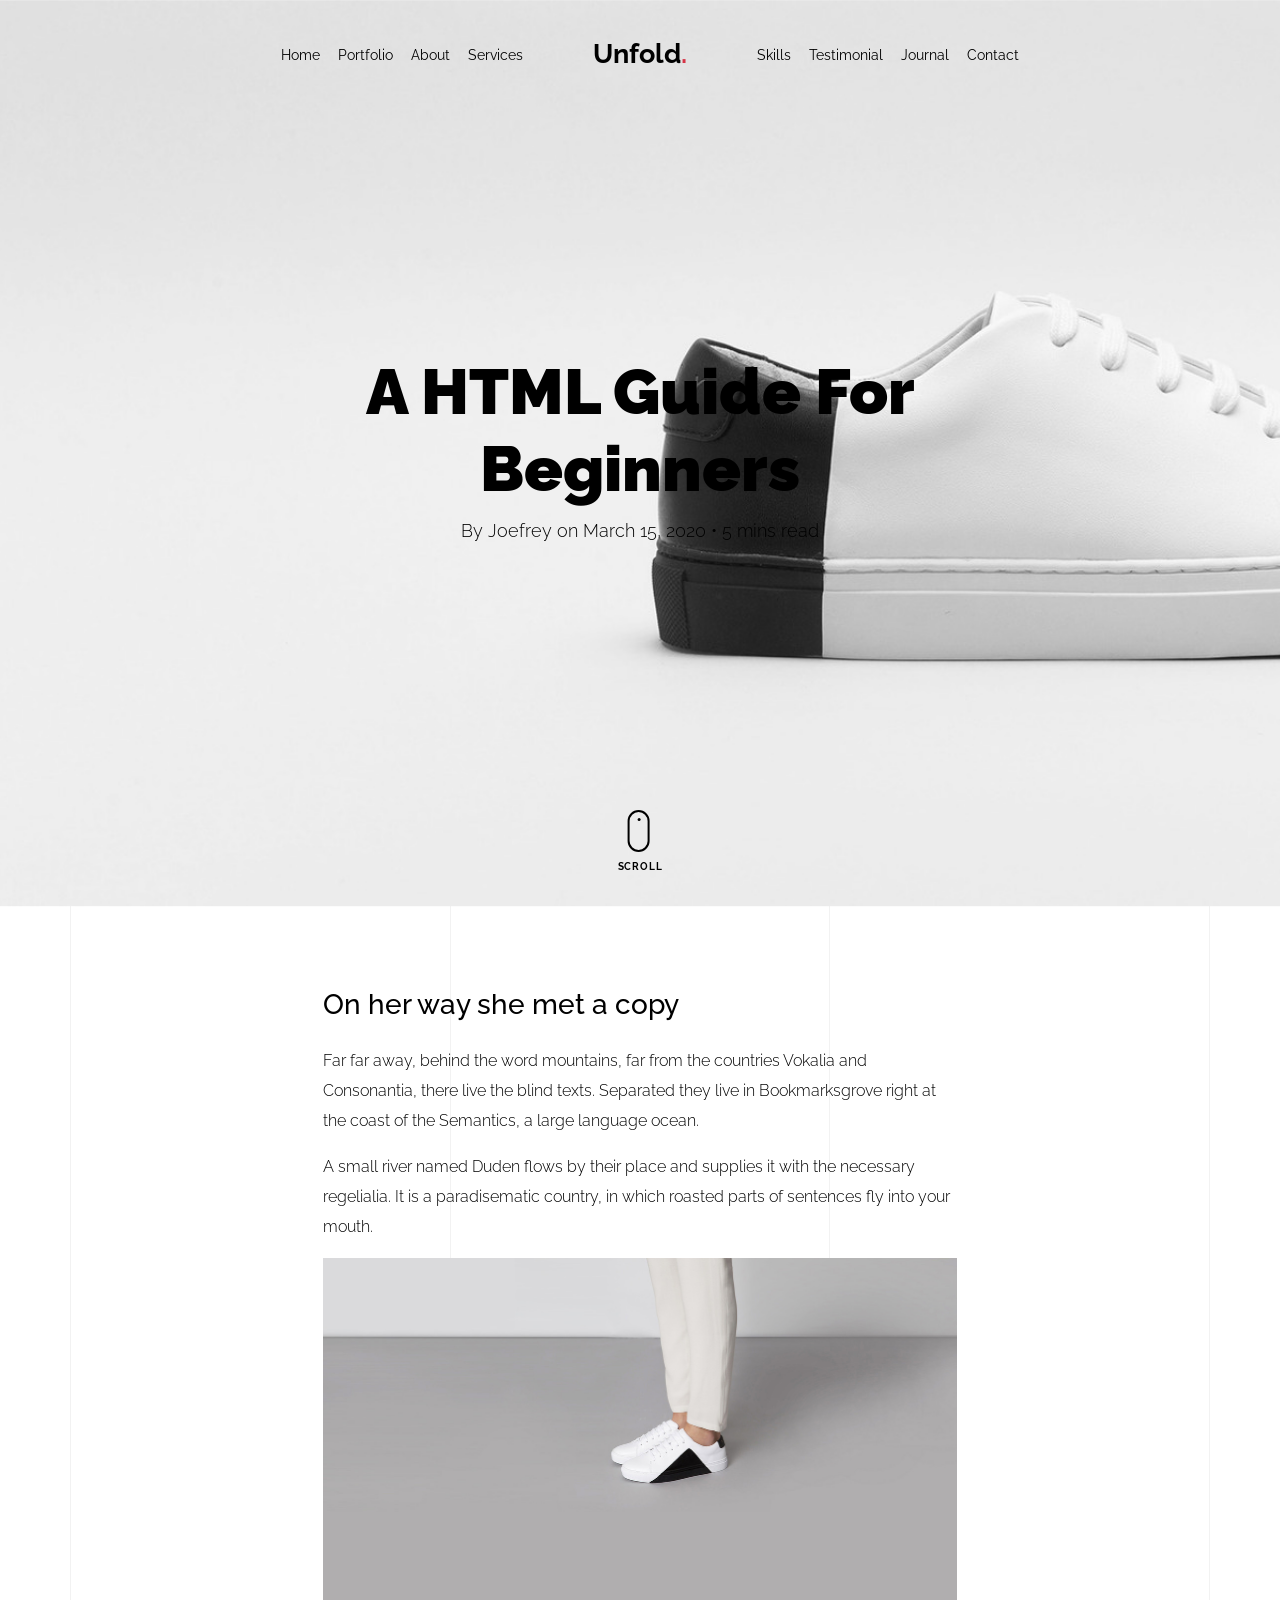
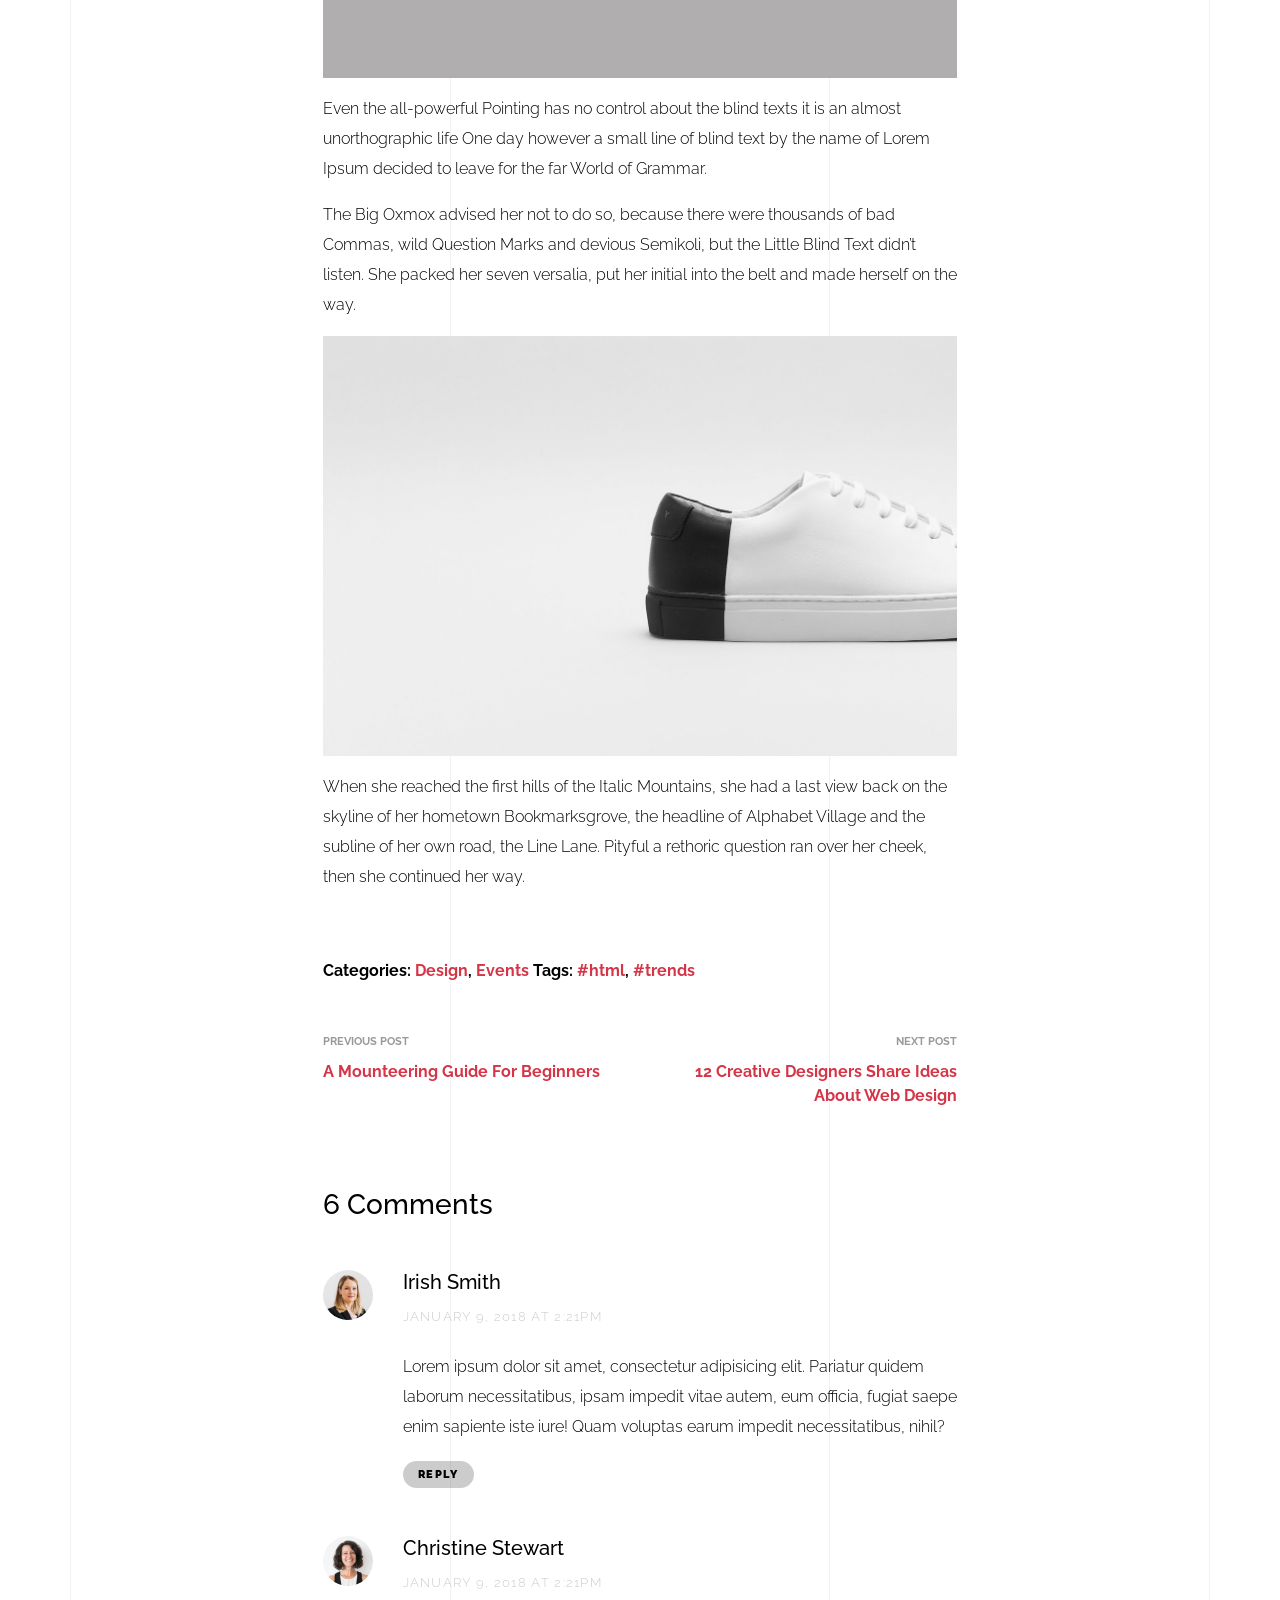
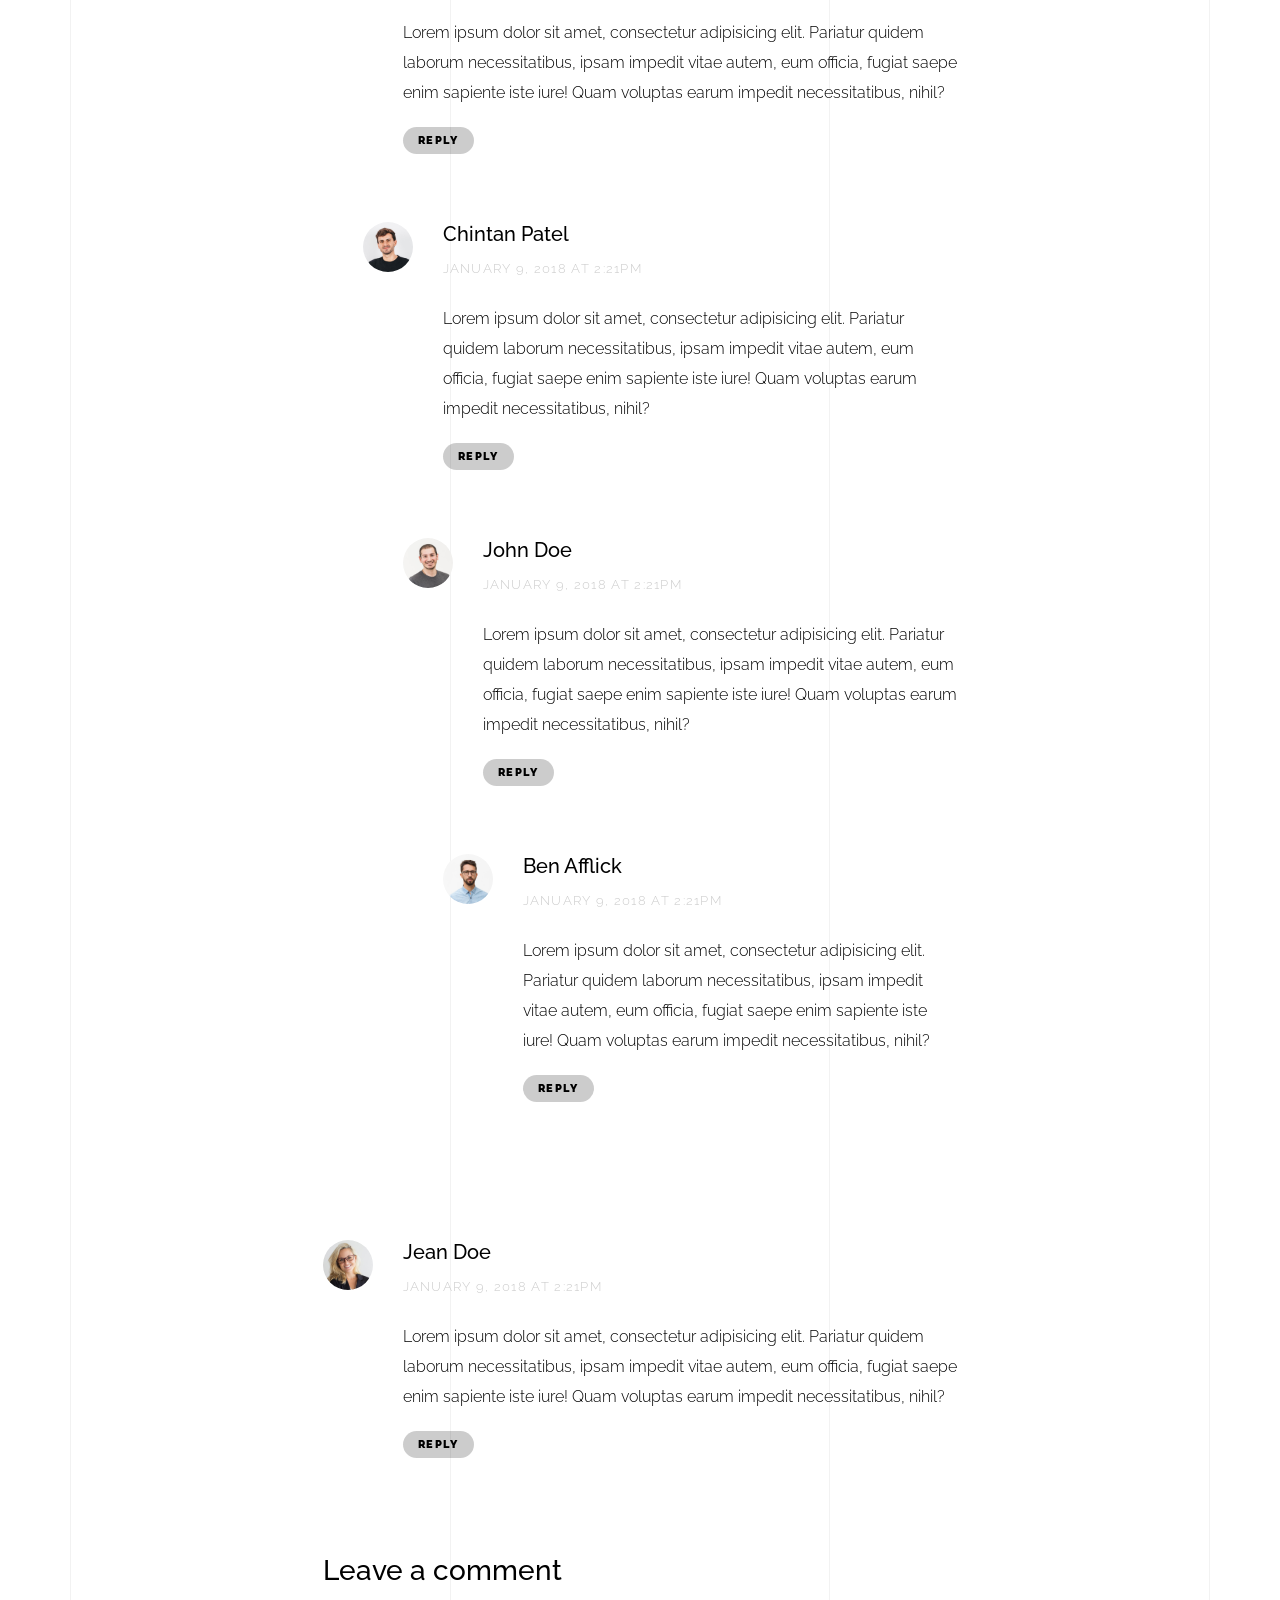
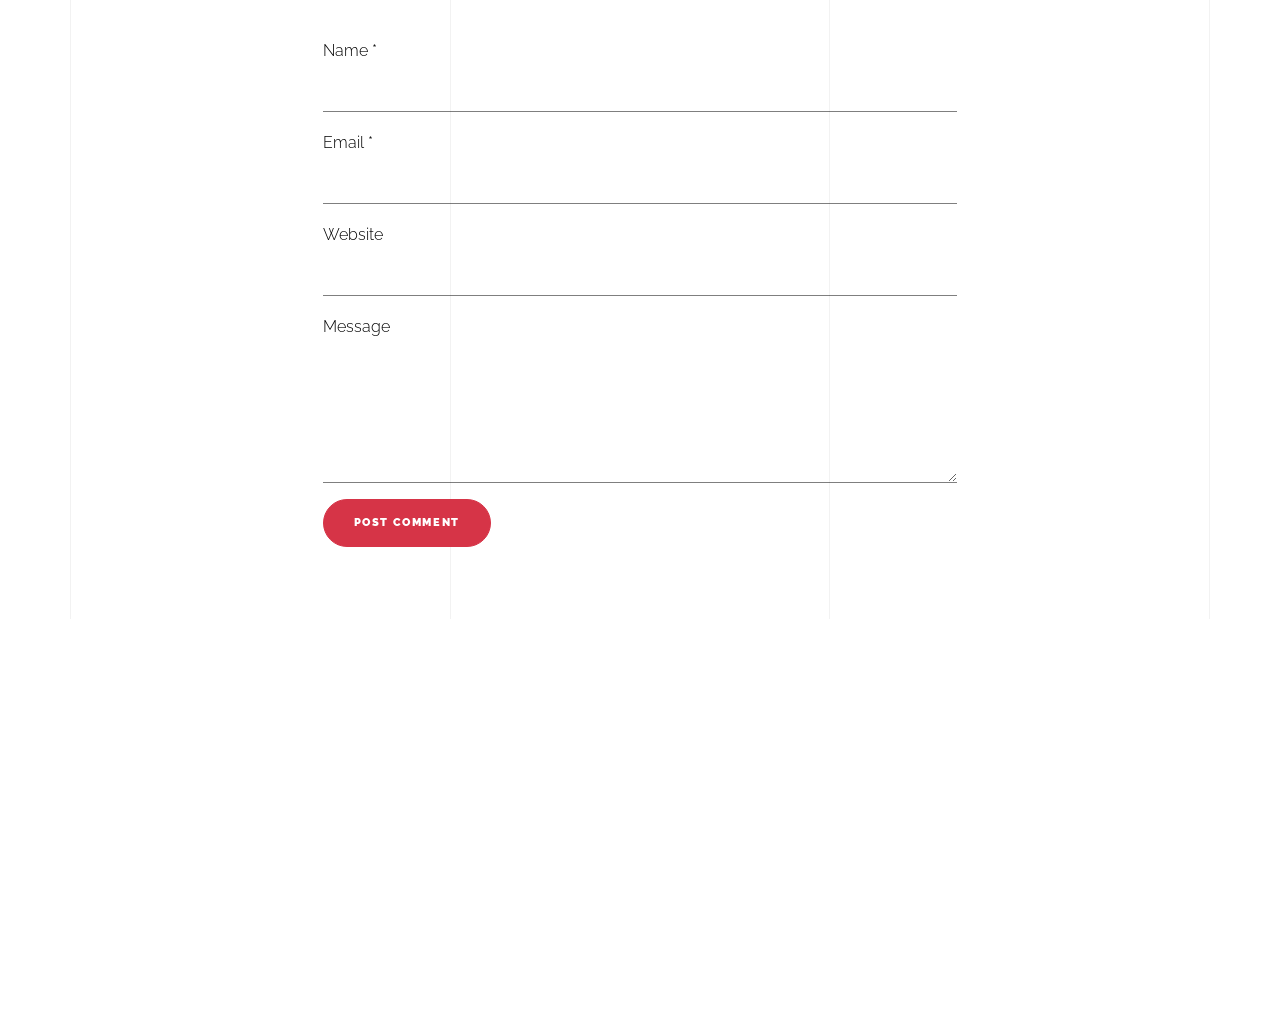
<file: light/blog-single.html>
<!doctype html>
<html lang="en">
  <head>
    <title>Unfold &mdash; A onepage portfolio HTML template by Unslate.co</title>
    <meta charset="utf-8">
    <meta name="viewport" content="width=device-width, initial-scale=1, shrink-to-fit=no">

    <meta name="description" content="A onepage portfolio HTML template by Unslate.co">
    <meta name="keywords" content="html, css, javascript, jquery">
    <meta name="author" content="Unslate.co">

    <link rel="stylesheet" href="css/vendor/icomoon/style.css">
    <link rel="stylesheet" href="css/vendor/owl.carousel.min.css">
    <link rel="stylesheet" href="css/vendor/aos.css">
    <link rel="stylesheet" href="css/vendor/animate.min.css">
    <link rel="stylesheet" href="css/vendor/bootstrap.min.css">
    <link rel="stylesheet" href="css/vendor/jquery.fancybox.min.css">
    

    <!-- Theme Style -->
    <link rel="stylesheet" href="css/style.css">

  </head>
  <body data-spy="scroll" data-target=".site-nav-target" data-offset="200">

    <nav class="unslate_co--site-mobile-menu">
      <div class="close-wrap d-flex">
        <a href="#" class="d-flex ml-auto js-menu-toggle">
          <span class="close-label">Close</span>
          <div class="close-times">
            <span class="bar1"></span>
            <span class="bar2"></span>
          </div>
        </a>
      </div>
      <div class="site-mobile-inner"></div>
    </nav>


    <div class="unslate_co--site-wrap">

      <div class="unslate_co--site-inner">

        <div class="lines-wrap">
          <div class="lines-inner">
            <div class="lines"></div>
          </div>
        </div>
        <!-- END lines -->
      
      <nav class="unslate_co--site-nav dark site-nav-target">

        <div class="container">
        
          <div class="row align-items-center justify-content-between text-left">
            <div class="col-md-5 text-right">
              <ul class="site-nav-ul js-clone-nav text-left d-none d-lg-inline-block">
                <li class="has-children">
                  <a href="index.html#home-section" class="nav-link">Home</a>
                  <ul class="dropdown">
                    <li>
                      <a href="index.html">Hero Image BG</a>
                    </li>
                    <li>
                      <a href="index-video.html">Video BG</a>
                    </li>
                    <li>
                      <a href="index-hero-slider.html">Hero Slider</a>
                    </li>
                    <li>
                      <a href="index-sidebar-menu.html">Sidebar Menu</a>
                    </li>
                    <li>
                      <a href="index-right-menu.html">Right Menu</a>
                    </li>
                  </ul>
                </li>
                <li><a href="index.html#portfolio-section" class="nav-link">Portfolio</a></li>
                <li><a href="index.html#about-section" class="nav-link">About</a></li>
                <li><a href="index.html#services-section" class="nav-link">Services</a></li>
              </ul>
            </div>
            <div class="site-logo pos-absolute">
              <a href="index.html" class="unslate_co--site-logo">Unfold<span>.</span></a>
            </div>
            <div class="col-md-5 text-right text-lg-left">
              <ul class="site-nav-ul js-clone-nav text-left d-none d-lg-inline-block">
                <li><a href="index.html#skills-section" class="nav-link">Skills</a></li>
                <li><a href="index.html#testimonial-section" class="nav-link">Testimonial</a></li>
                <li><a href="index.html#journal-section" class="nav-link active">Journal</a></li>
                <li><a href="index.html#contact-section" class="nav-link">Contact</a></li>
              </ul>

              <ul class="site-nav-ul-none-onepage text-right d-inline-block d-lg-none">
                <li><a href="#" class="js-menu-toggle">Menu</a></li>
              </ul>

            </div>
          </div>
        </div>

      </nav>
      <!-- END nav -->

      <div class="cover-v1 jarallax" style="background-image: url('images/work_1_full.jpg');">
        <div class="container">
          <div class="row align-items-center">
              
            <div class="col-md-8 mx-auto text-center">
              <h1 class="blog-heading" data-aos="fade-up" data-aos-delay="0">A HTML Guide For Beginners</h1>
              <div class="post-meta" data-aos="fade-up" data-aos-delay="100">By Joefrey on March 15, 2020 &bullet; 5 mins read</div>
            </div>

          </div>
        </div>


        <!-- dov -->
        <a href="#blog-single-section" class="mouse-wrap dark smoothscroll">
          <span class="mouse">
            <span class="scroll"></span>
          </span>
          <span class="mouse-label">Scroll</span>
        </a>

      </div>
      <!-- END .cover-v1 -->

      <div class="unslate_co--section" id="blog-single-section">
        <div class="container">
          <div class="row justify-content-center">
            <div class="col-md-7">
              <h3 class="mb-4">On her way she met a copy</h3>
              <p>Far far away, behind the word mountains, far from the countries Vokalia and Consonantia, there live the blind texts. Separated they live in Bookmarksgrove right at the coast of the Semantics, a large language ocean.</p>
              <p>A small river named Duden flows by their place and supplies it with the necessary regelialia. It is a paradisematic country, in which roasted parts of sentences fly into your mouth.</p>
              <p><img src="images/work_1_a_full.jpg" alt="Image" class="img-fluid"></p>
              <p>Even the all-powerful Pointing has no control about the blind texts it is an almost unorthographic life One day however a small line of blind text by the name of Lorem Ipsum decided to leave for the far World of Grammar.</p>
              <p>The Big Oxmox advised her not to do so, because there were thousands of bad Commas, wild Question Marks and devious Semikoli, but the Little Blind Text didn’t listen. She packed her seven versalia, put her initial into the belt and made herself on the way.</p>
              <p><img src="images/work_1_full.jpg" alt="Image" class="img-fluid"></p>
              <p>When she reached the first hills of the Italic Mountains, she had a last view back on the skyline of her hometown Bookmarksgrove, the headline of Alphabet Village and the subline of her own road, the Line Lane. Pityful a rethoric question ran over her cheek, then she continued her way.</p>


              <div class="pt-5 categories_tags ">
                <p>Categories:  <a href="#">Design</a>, <a href="#">Events</a>  Tags: <a href="#">#html</a>, <a href="#">#trends</a></p>
              </div>

              <div class="post-single-navigation d-flex align-items-stretch">
                <a href="#" class="mr-auto w-50 pr-4">
                  <span class="d-block">Previous Post</span>
                  A Mounteering Guide For Beginners
                </a>
                <a href="#" class="ml-auto w-50 text-right pl-4">
                  <span class="d-block">Next Post</span>
                  12 Creative Designers Share Ideas About Web Design
                </a>
              </div>


            <div class="pt-5">
              <h3 class="mb-5">6 Comments</h3>
              <ul class="comment-list">
                <li class="comment">
                  <div class="vcard bio">
                    <img src="images/person_woman_2.jpg" alt="Image placeholder">
                  </div>
                  <div class="comment-body">
                    <h3>Irish Smith</h3>
                    <div class="meta">January 9, 2018 at 2:21pm</div>
                    <p>Lorem ipsum dolor sit amet, consectetur adipisicing elit. Pariatur quidem laborum necessitatibus, ipsam impedit vitae autem, eum officia, fugiat saepe enim sapiente iste iure! Quam voluptas earum impedit necessitatibus, nihil?</p>
                    <p><a href="#" class="reply">Reply</a></p>
                  </div>
                </li>

                <li class="comment">
                  <div class="vcard bio">
                    <img src="images/person_woman_1.jpg" alt="Image placeholder">
                  </div>
                  <div class="comment-body">
                    <h3>Christine Stewart</h3>
                    <div class="meta">January 9, 2018 at 2:21pm</div>
                    <p>Lorem ipsum dolor sit amet, consectetur adipisicing elit. Pariatur quidem laborum necessitatibus, ipsam impedit vitae autem, eum officia, fugiat saepe enim sapiente iste iure! Quam voluptas earum impedit necessitatibus, nihil?</p>
                    <p><a href="#" class="reply">Reply</a></p>
                  </div>

                  <ul class="children">
                    <li class="comment">
                      <div class="vcard bio">
                        <img src="images/person_man_3.jpg" alt="Image placeholder">
                      </div>
                      <div class="comment-body">
                        <h3>Chintan Patel</h3>
                        <div class="meta">January 9, 2018 at 2:21pm</div>
                        <p>Lorem ipsum dolor sit amet, consectetur adipisicing elit. Pariatur quidem laborum necessitatibus, ipsam impedit vitae autem, eum officia, fugiat saepe enim sapiente iste iure! Quam voluptas earum impedit necessitatibus, nihil?</p>
                        <p><a href="#" class="reply">Reply</a></p>
                      </div>


                      <ul class="children">
                        <li class="comment">
                          <div class="vcard bio">
                            <img src="images/person_man_2.jpg" alt="Image placeholder">
                          </div>
                          <div class="comment-body">
                            <h3>John Doe</h3>
                            <div class="meta">January 9, 2018 at 2:21pm</div>
                            <p>Lorem ipsum dolor sit amet, consectetur adipisicing elit. Pariatur quidem laborum necessitatibus, ipsam impedit vitae autem, eum officia, fugiat saepe enim sapiente iste iure! Quam voluptas earum impedit necessitatibus, nihil?</p>
                            <p><a href="#" class="reply">Reply</a></p>
                          </div>

                            <ul class="children">
                              <li class="comment">
                                <div class="vcard bio">
                                  <img src="images/person_man_1.jpg" alt="Image placeholder">
                                </div>
                                <div class="comment-body">
                                  <h3>Ben Afflick</h3>
                                  <div class="meta">January 9, 2018 at 2:21pm</div>
                                  <p>Lorem ipsum dolor sit amet, consectetur adipisicing elit. Pariatur quidem laborum necessitatibus, ipsam impedit vitae autem, eum officia, fugiat saepe enim sapiente iste iure! Quam voluptas earum impedit necessitatibus, nihil?</p>
                                  <p><a href="#" class="reply">Reply</a></p>
                                </div>
                              </li>
                            </ul>
                        </li>
                      </ul>
                    </li>
                  </ul>
                </li>

                <li class="comment">
                  <div class="vcard bio">
                    <img src="images/person_woman_3.jpg" alt="Image placeholder">
                  </div>
                  <div class="comment-body">
                    <h3>Jean Doe</h3>
                    <div class="meta">January 9, 2018 at 2:21pm</div>
                    <p>Lorem ipsum dolor sit amet, consectetur adipisicing elit. Pariatur quidem laborum necessitatibus, ipsam impedit vitae autem, eum officia, fugiat saepe enim sapiente iste iure! Quam voluptas earum impedit necessitatibus, nihil?</p>
                    <p><a href="#" class="reply">Reply</a></p>
                  </div>
                </li>
              </ul>
              <!-- END comment-list -->
              
              <div class="comment-form-wrap pt-5">
                <h3 class="mb-5">Leave a comment</h3>
                <form action="#" class="">
                  <div class="form-group">
                    <label for="name">Name *</label>
                    <input type="text" class="form-control" id="name">
                  </div>
                  <div class="form-group">
                    <label for="email">Email *</label>
                    <input type="email" class="form-control" id="email">
                  </div>
                  <div class="form-group">
                    <label for="website">Website</label>
                    <input type="url" class="form-control" id="website">
                  </div>

                  <div class="form-group">
                    <label for="message">Message</label>
                    <textarea name="message" id="message" cols="30" rows="5" class="form-control"></textarea>
                  </div>
                  <div class="form-group">
                    <input type="submit" value="Post Comment" class="btn btn-primary btn-md">
                  </div>

                </form>
              </div>
            </div>
            </div>
          </div>
        </div>
      </div>

      
      </div>

      <footer class="unslate_co--footer unslate_co--section">
        <div class="container">
          <div class="row justify-content-center">
            <div class="col-md-7">
              
              <div class="footer-site-logo"><a href="#">Unfold<span>.</span></a></div>

              <ul class="footer-site-social">
                <li><a href="#">Facebook</a></li>
                <li><a href="#">Twitter</a></li>
                <li><a href="#">Instagram</a></li>
                <li><a href="#">Dribbble</a></li>
                <li><a href="#">Behance</a></li>
              </ul>

              <p class="site-copyright">
                <small>&copy; 2020 <a href="#">Unfold</a>. All Rights Reserved. Design with <span class="icon-heart text-danger"></span> by <a href="#">Unslate.co</a>.</small>
              </p>

            </div>
          </div>
        </div>
      </footer>

      
    </div>

    <!-- Loader -->
    <div id="unslate_co--overlayer"></div>
    <div class="site-loader-wrap">
      <div class="site-loader dark"></div>
    </div>

    <script src="js/scripts-dist.js"></script>
    <script src="js/main.js"></script>

    <!-- Global site tag (gtag.js) - Google Analytics -->
<script async src="https://www.googletagmanager.com/gtag/js?id=UA-157808202-1"></script>
<script>
  window.dataLayer = window.dataLayer || [];
  function gtag(){dataLayer.push(arguments);}
  gtag('js', new Date());

  gtag('config', 'UA-157808202-1');
</script>

  </body>
</html>
</file>
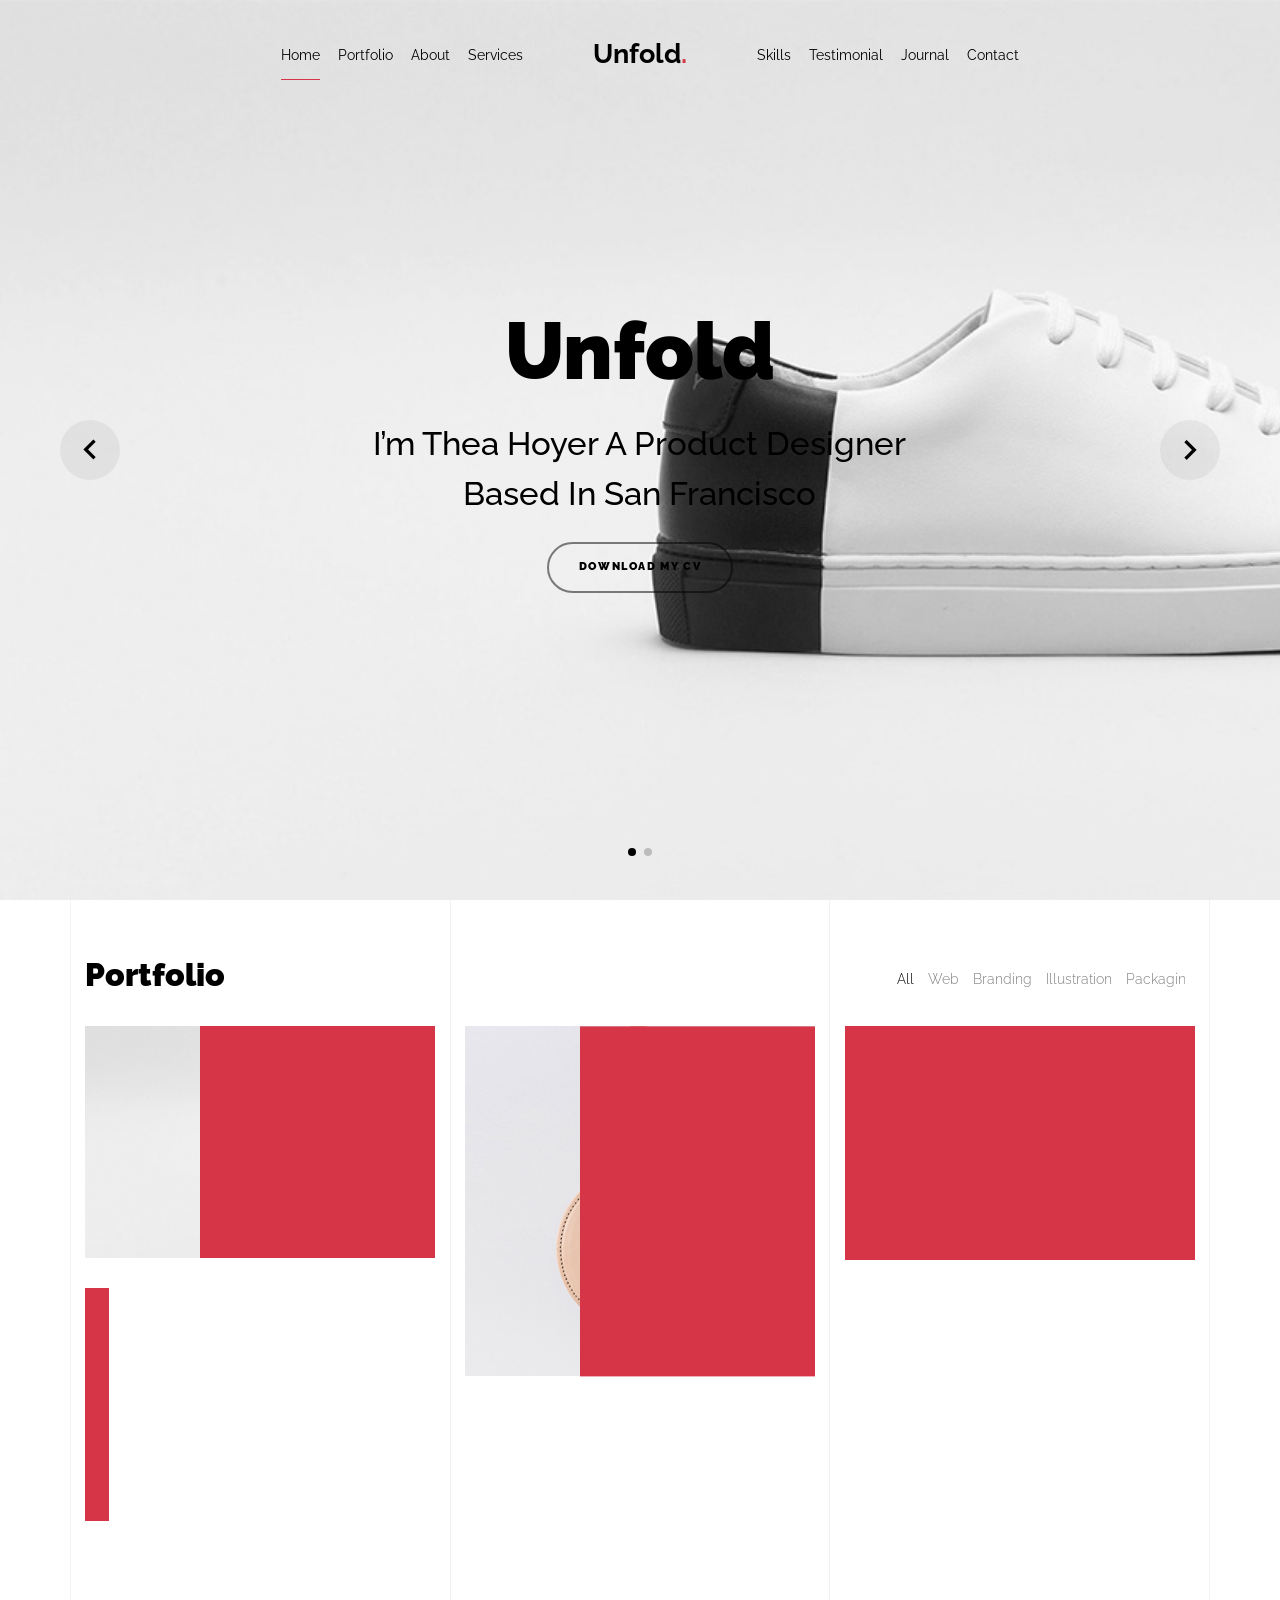
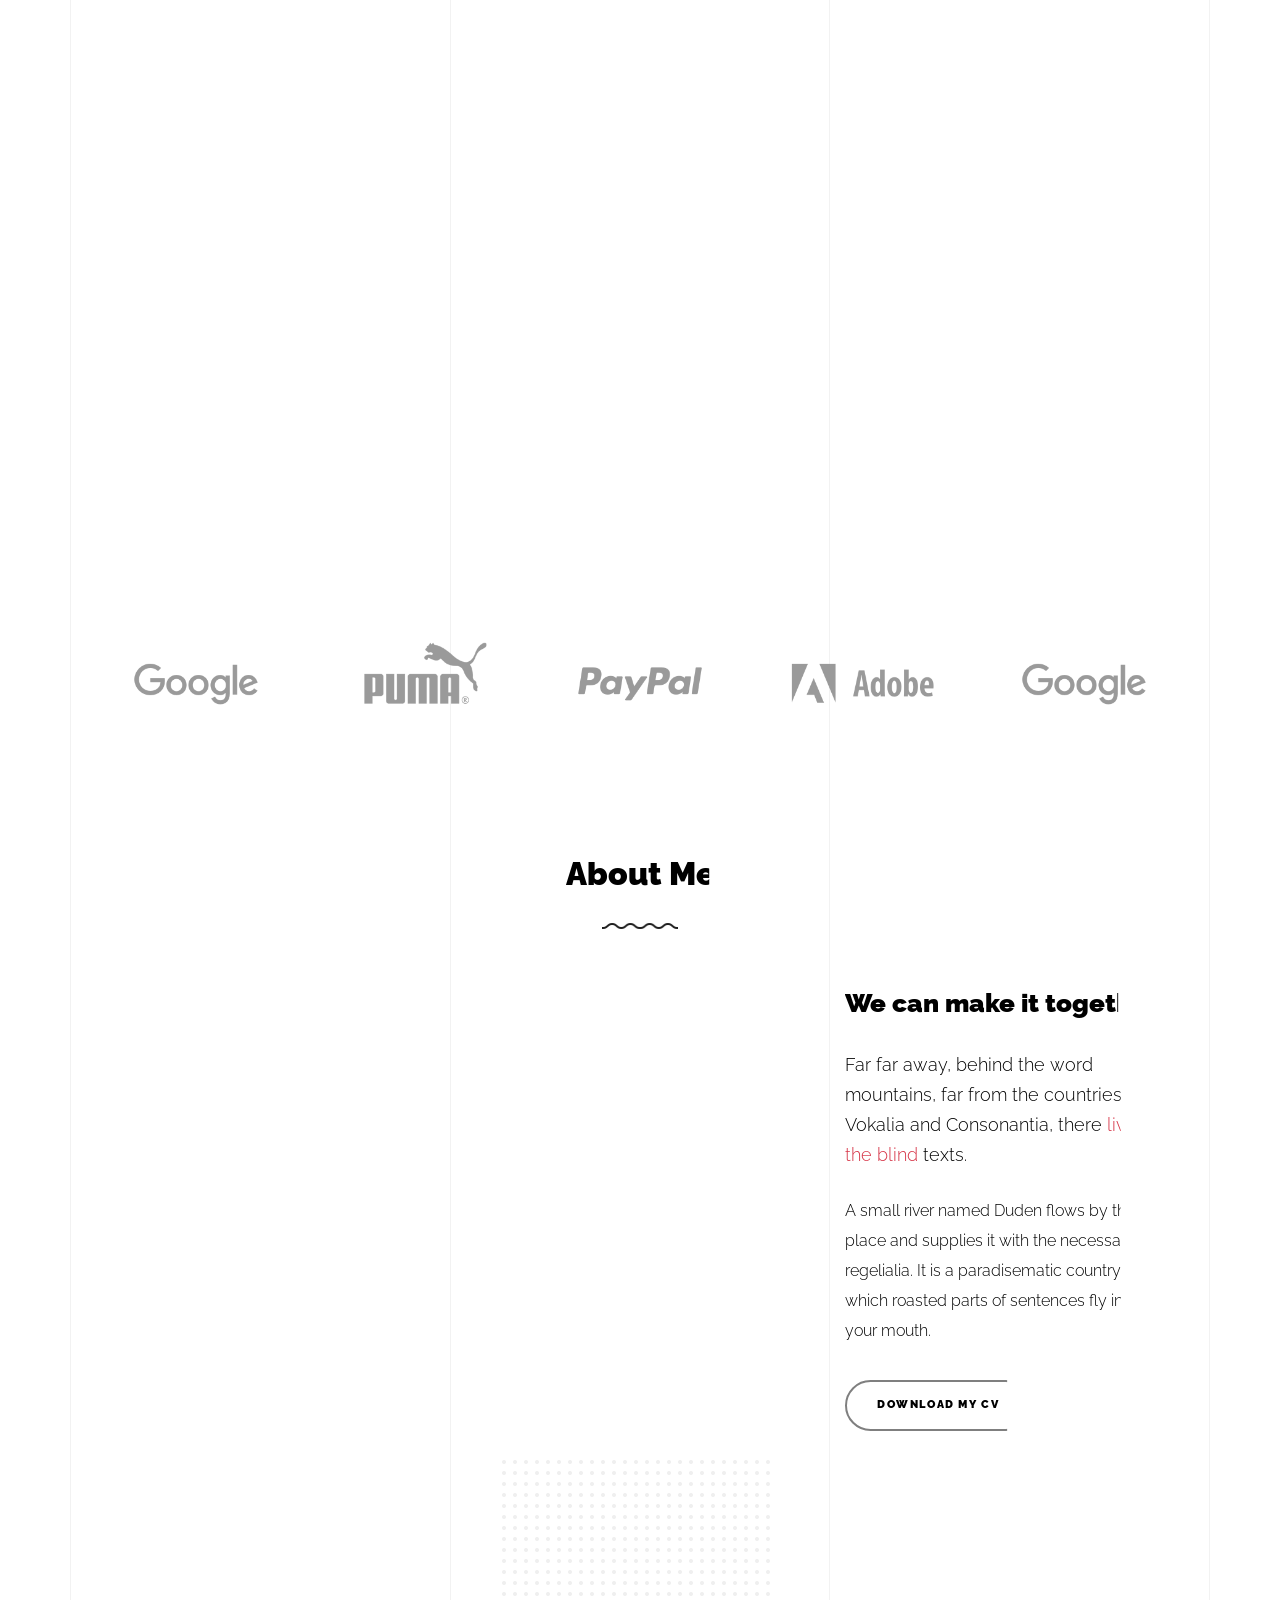
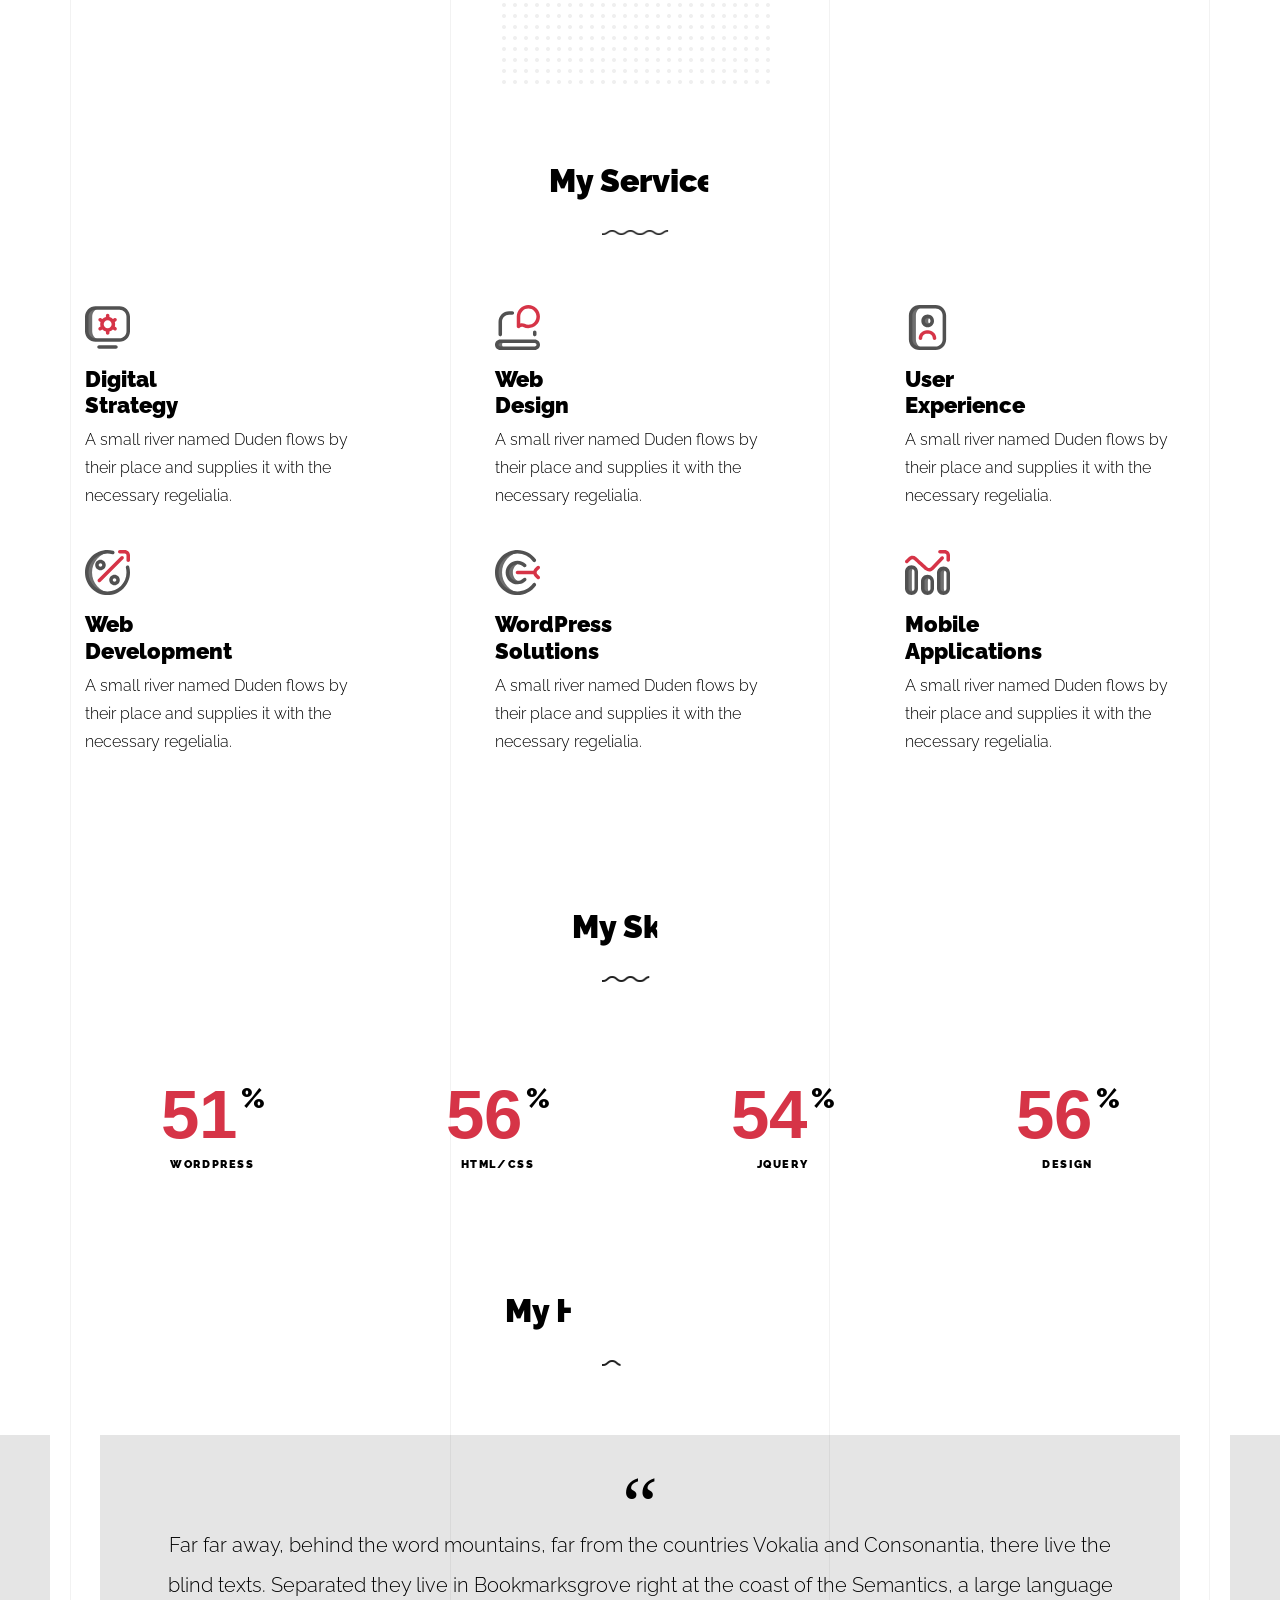
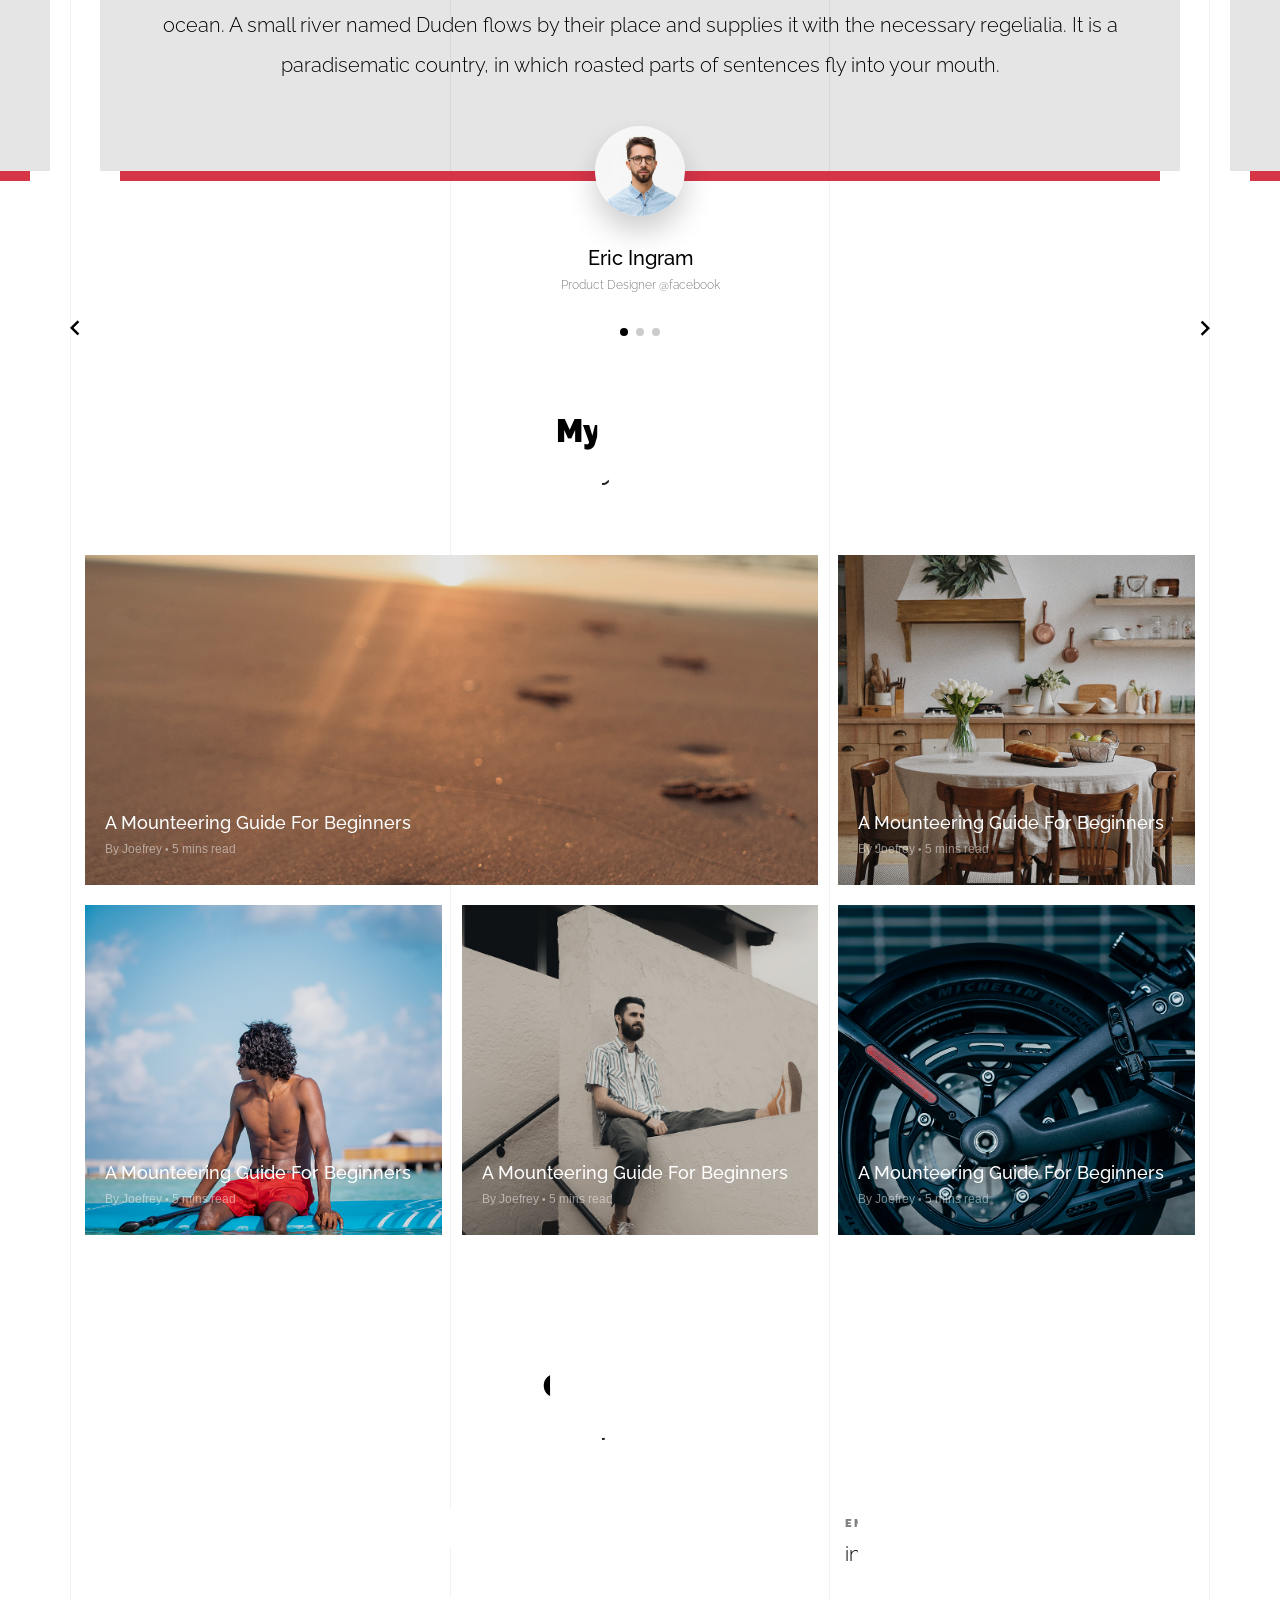
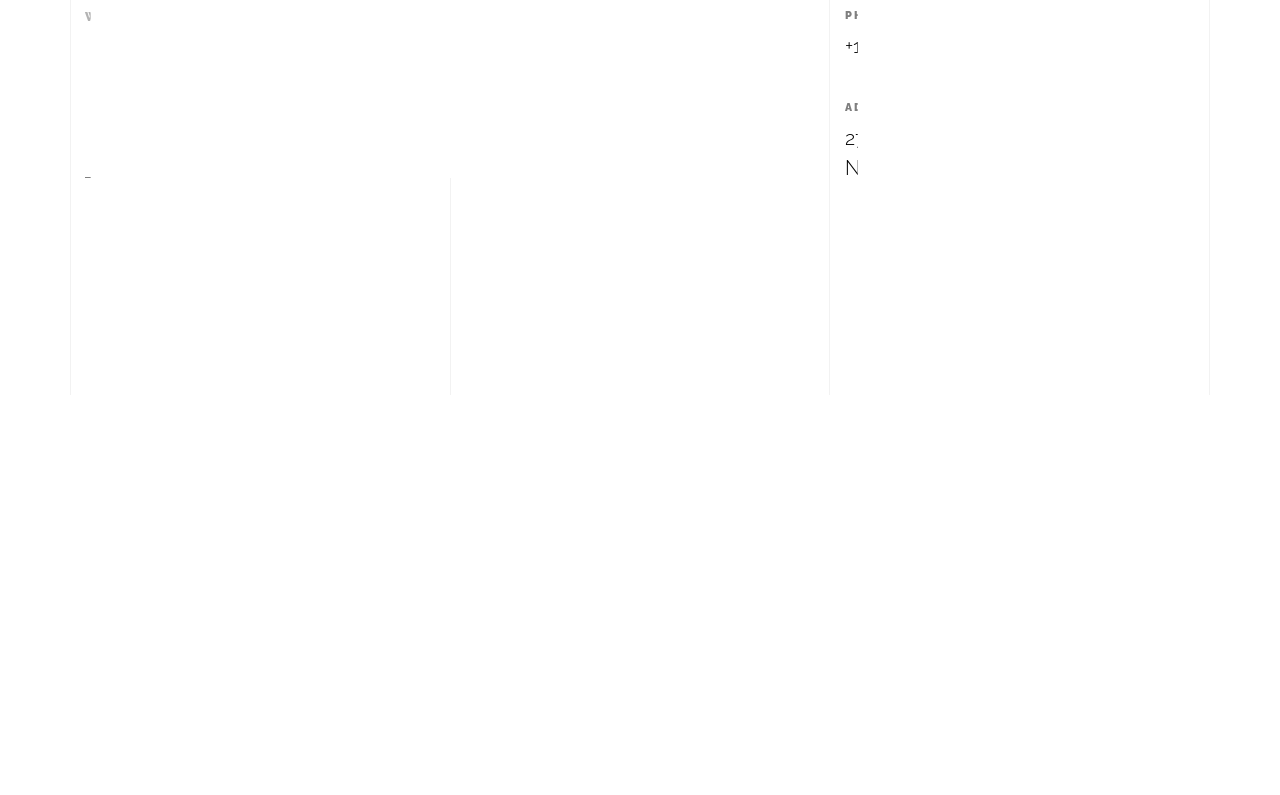
<file: light/index-hero-slider.html>
<!doctype html>
<html lang="en">
  <head>
    <title>Unfold &mdash; A onepage portfolio HTML template by Unslate.co</title>
    <meta charset="utf-8">
    <meta name="viewport" content="width=device-width, initial-scale=1, shrink-to-fit=no">

    <meta name="description" content="A onepage portfolio HTML template by Unslate.co">
    <meta name="keywords" content="html, css, javascript, jquery">
    <meta name="author" content="Unslate.co">

    <link rel="stylesheet" href="css/vendor/icomoon/style.css">
    <link rel="stylesheet" href="css/vendor/owl.carousel.min.css">
    <link rel="stylesheet" href="css/vendor/aos.css">
    <link rel="stylesheet" href="css/vendor/animate.min.css">
    <link rel="stylesheet" href="css/vendor/bootstrap.min.css">
    <link rel="stylesheet" href="css/vendor/jquery.fancybox.min.css">
    

    <!-- Theme Style -->
    <link rel="stylesheet" href="css/style.css">

  </head>
  <body data-spy="scroll" data-target=".site-nav-target" data-offset="200">

    <nav class="unslate_co--site-mobile-menu">
      <div class="close-wrap d-flex">
        <a href="#" class="d-flex ml-auto js-menu-toggle">
          <span class="close-label">Close</span>
          <div class="close-times">
            <span class="bar1"></span>
            <span class="bar2"></span>
          </div>
        </a>
      </div>
      <div class="site-mobile-inner"></div>
    </nav>


    <div class="unslate_co--site-wrap">

      <div class="unslate_co--site-inner">

        <div class="lines-wrap">
          <div class="lines-inner">
            <div class="lines"></div>
          </div>
        </div>
        <!-- END lines -->
      
      <nav class="unslate_co--site-nav dark site-nav-target">

        <div class="container">
        
          <div class="row align-items-center justify-content-between text-left">
            <div class="col-md-5 text-right">
              <ul class="site-nav-ul js-clone-nav text-left d-none d-lg-inline-block">
                <li class="has-children">
                  <a href="#home-section" class="nav-link">Home</a>
                  <ul class="dropdown">
                    <li>
                      <a href="index.html">Hero Image BG</a>
                    </li>
                    <li>
                      <a href="index-video.html">Video BG</a>
                    </li>
                    <li>
                      <a href="index-hero-slider.html">Hero Slider</a>
                    </li>
                    <li>
                      <a href="index-sidebar-menu.html">Sidebar Menu</a>
                    </li>
                    <li>
                      <a href="index-right-menu.html">Right Menu</a>
                    </li>
                  </ul>
                </li>
                <li><a href="#portfolio-section" class="nav-link">Portfolio</a></li>
                <li><a href="#about-section" class="nav-link">About</a></li>
                <li><a href="#services-section" class="nav-link">Services</a></li>
              </ul>
            </div>
            <div class="site-logo pos-absolute">
              <a href="index-hero-slider.html" class="unslate_co--site-logo">Unfold<span>.</span></a>
            </div>
            <div class="col-md-5 text-right text-lg-left">
              <ul class="site-nav-ul js-clone-nav text-left d-none d-lg-inline-block">
                <li><a href="#skills-section" class="nav-link">Skills</a></li>
                <li><a href="#testimonial-section" class="nav-link">Testimonial</a></li>
                <li><a href="#journal-section" class="nav-link">Journal</a></li>
                <li><a href="#contact-section" class="nav-link">Contact</a></li>
              </ul>

              <ul class="site-nav-ul-none-onepage text-right d-inline-block d-lg-none">
                <li><a href="#" class="js-menu-toggle">Menu</a></li>
              </ul>

            </div>
          </div>
        </div>

      </nav>
      <!-- END nav -->
      
      <div class="hero-slider-wrap">
        
        <div class="owl-carousel single-slider mb-0">
          
          <div class="cover-v1 jarallax" style="background-image: url('images/work_1_md.jpg');" id="home-section">
            <div class="container">
              <div class="row align-items-center">
                  
                <div class="col-md-7 mx-auto text-center">
                  <h1 class="heading gsap-reveal-hero">Unfold</h1>
                  <h2 class="subheading mb-4 gsap-reveal-hero">I’m Thea Hoyer A Product Designer Based In San Francisco</h2>
                  <p class="gsap-reveal-hero"><a href="#" class="btn btn-outline-pill btn-bg-white--hover btn-custom-light">Download my CV</a></p>
                </div>

              </div>
            </div>

          </div>
          <!-- END .cover-v1 -->


          <div class="cover-v1 jarallax" style="background-image: url('images/work_2_b_full.jpg');">
            <div class="container">
              <div class="row align-items-center">
                  
                <div class="col-md-12 mx-auto text-center">
                  <h1 class="heading gsap-reveal-hero">One Page Portfolio</h1>
                </div>

              </div>
            </div>

          </div>
          <!-- END .cover-v1 -->

        </div>
        <!-- END owl-carousel -->
        
      </div>

      <div class="unslate_co--section" id="portfolio-section">
        <div class="container">
          
          
          <div class="relative"><div class="loader-portfolio-wrap"><div class="loader-portfolio dark"></div></div> </div>
          <div id="portfolio-single-holder"></div>

          <div class="portfolio-wrapper">

            <div class="d-flex align-items-center mb-4 gsap-reveal gsap-reveal-filter">
              <h2 class="mr-auto heading-h2">Portfolio</h2>
              
              <a href="#" class="text-black js-filter d-inline-block d-lg-none">Filter</a>
              
              <div class="filter-wrap">
                <div class="filter ml-auto" id="filters">
                  <a href="#" class="active" data-filter="*">All</a>
                  <a href="#" data-filter=".web">Web</a>
                  <a href="#" data-filter=".branding">Branding</a>
                  <a href="#" data-filter=".illustration">Illustration</a>
                  <a href="#" data-filter=".packaging">Packaging</a>
                </div>
              </div>
            </div>


            
            <div id="posts" class="row gutter-isotope-item">
              <div class="item web branding col-sm-6 col-md-6 col-lg-4 isotope-mb-2">
                <a href="portfolio-single-1.html" class="portfolio-item ajax-load-page isotope-item gsap-reveal-img" data-id="1">
                    <div class="overlay">
                      <span class="wrap-icon icon-link2"></span>
                      <div class="portfolio-item-content">
                        <h3>Shoe Rebranding</h3>
                        <p>web, branding</p>
                      </div>
                    </div>
                    <img src="images/work_1_md.jpg" class="lazyload  img-fluid" alt="Images" />
                  </a>
              </div>
              <div class="item branding packaging illustration col-sm-6 col-md-6 col-lg-4 isotope-mb-2 ">
                <a href="portfolio-single-3.html" class="portfolio-item ajax-load-page item-portrait isotope-item gsap-reveal-img" data-id="3">
                    <div class="overlay">
                      <span class="wrap-icon icon-link2"></span>
                      <div class="portfolio-item-content">
                        <h3>Reworking</h3>
                        <p>branding, packaging, illustration</p>
                      </div>
                    </div>
                    <img src="images/work_2_md.jpg" class="lazyload  img-fluid" alt="Images" />
                  </a>
              </div>

              <div class="item branding packaging col-sm-6 col-md-6 col-lg-4 isotope-mb-2">
                <a href="portfolio-single-4.html" class="portfolio-item isotope-item ajax-load-page gsap-reveal-img" data-id="4">
                    <div class="overlay">
                      <span class="wrap-icon icon-link2"></span>
                      <div class="portfolio-item-content">
                        <h3>Modern Building</h3>
                        <p>branding, packaging</p>
                      </div>
                    </div>
                    <img src="images/work_3_md.jpg" class="lazyload  img-fluid" alt="Images" />
                  </a>
              </div>

              <div class="item web packaging col-sm-6 col-md-6 col-lg-4 isotope-mb-2">

                <a href="images/work_4_full.jpg" class="portfolio-item isotope-item gsap-reveal-img" data-fancybox="gallery" data-caption="Watch">
                    <div class="overlay">
                      <span class="wrap-icon icon-photo2"></span>
                      <div class="portfolio-item-content">
                        <h3>Watch</h3>
                        <p>web, packaging</p>
                      </div>
                    </div>
                    <img src="images/work_4_full.jpg" class="lazyload  img-fluid" alt="Images" />
                  </a>

              </div>

              <div class="item illustration packaging col-sm-6 col-md-6 col-lg-4 isotope-mb-2">
                <a href="images/work_5_md.jpg" class="portfolio-item isotope-item gsap-reveal-img" data-fancybox="gallery" data-caption="Shoe Rebranding">
                    <div class="overlay">
                      <span class="wrap-icon icon-photo2"></span>
                      <div class="portfolio-item-content">
                        <h3>Shoe Rebranding</h3>
                        <p>illustration, packaging</p>
                      </div>
                    </div>
                    <img src="images/work_5_md.jpg" class="lazyload  img-fluid" alt="Images" />
                  </a>
              </div>

              <div class="item web branding col-sm-6 col-md-6 col-lg-4 isotope-mb-2">
                <a href="portfolio-single-2.html" class="portfolio-item ajax-load-page item-portrait isotope-item gsap-reveal-img" data-id="2">
                    <div class="overlay">
                      <span class="wrap-icon icon-link2"></span>
                      <div class="portfolio-item-content">
                        <h3>Reshape</h3>
                        <p>web, branding</p>
                      </div>
                    </div>
                    <img src="images/work_6_md.jpg" class="lazyload  img-fluid" alt="Images" />
                  </a>
              </div>

              <div class="item branding packaging col-sm-6 col-md-6 col-lg-4 isotope-mb-2">
                <a href="images/work_7_a_md.jpg" class="portfolio-item item-portrait isotope-item gsap-reveal-img" data-fancybox="gallery" data-caption="Modern Building">
                    <div class="overlay">
                      <span class="wrap-icon icon-photo2"></span>
                      <div class="portfolio-item-content">
                        <h3>Modern Building</h3>
                        <p>branding, packaging</p>
                      </div>
                    </div>
                    <img src="images/work_7_a_md.jpg" class="lazyload  img-fluid" alt="Images" />
                  </a>
              </div>

              <div class="item web branding col-sm-6 col-md-6 col-lg-4 isotope-mb-2">
                <a href="https://www.youtube.com/watch?v=mwtbEGNABWU" class="portfolio-item isotope-item gsap-reveal-img" data-fancybox="gallery" data-caption="Showreel 2019">
                    <div class="overlay">
                      <span class="wrap-icon icon-play_circle_filled"></span>
                      <div class="portfolio-item-content">
                        <h3>Showreel 2019</h3>
                        <p>web, branding</p>
                      </div>
                    </div>
                    <img src="images/work_8_md.jpg" class="lazyload  img-fluid" alt="Images" />
                  </a>
              </div>

              <div class="item web illustration col-sm-6 col-md-6 col-lg-4 isotope-mb-2">
                <a href="images/work_9_a_md.jpg" class="portfolio-item isotope-item gsap-reveal-img" data-fancybox="gallery" data-caption="Render Packaging">
                    <div class="overlay">
                      <span class="wrap-icon icon-photo2"></span>
                      <div class="portfolio-item-content">
                        <h3>Render Packaging</h3>
                        <p>web, illustration</p>
                      </div>
                    </div>
                    <img src="images/work_9_a_md.jpg" class="lazyload  img-fluid" alt="Images" />
                  </a>
              </div>

            </div>
            
          </div>


        </div>
      </div>

      <div class="unslate_co--section">
        <div class="container">
          <div class="owl-carousel logo-slider">
            <div class="logo-v1 gsap-reveal">
              <img src="images/logo-google.png" alt="Image" class="img-fluid">
            </div>
            <div class="logo-v1 gsap-reveal">
              <img src="images/logo-puma.png" alt="Image" class="img-fluid">
            </div>
            <div class="logo-v1 gsap-reveal">
              <img src="images/logo-paypal.png" alt="Image" class="img-fluid">
            </div>
            <div class="logo-v1 gsap-reveal">
              <img src="images/logo-adobe.png" alt="Image" class="img-fluid">
            </div>
          </div>
        </div>
      </div>



      <div class="unslate_co--section" id="about-section">
        <div class="container">
          
          <div class="section-heading-wrap text-center mb-5">
            <h2 class="heading-h2 text-center divider"><span class="gsap-reveal">About Me</span></h2>
            <img src="images/divider.png" alt="divider" width="76">
          </div>
          

          <div class="row mt-5 justify-content-between">
            <div class="col-lg-7 mb-5 mb-lg-0" data-aos="fade-up">
              <figure class="dotted-bg gsap-reveal-img">
                <img src="images/about_me_pic.jpg" alt="Image" class="img-fluid">
              </figure>
            </div>
            <div class="col-lg-4 pr-lg-5">
              <h3 class="mb-4 heading-h3"><span class="gsap-reveal">We can make it together</span></h3>
              <p class="lead gsap-reveal">Far far away, behind the word mountains, far from the countries Vokalia and Consonantia, there <a href="#">live the blind</a> texts. </p>
              <p class="mb-4 gsap-reveal">A small river named Duden flows by their place and supplies it with the necessary regelialia. It is a paradisematic country, in which roasted parts of sentences fly into your mouth.</p>
              <p class="gsap-reveal"><a href="#" class="btn btn-outline-pill btn-custom-light">Download my CV</a></p>
            </div>
          </div>
        </div>
      </div>

      <div class="unslate_co--section" id="services-section">
        <div class="container">

          <div class="section-heading-wrap text-center mb-5">
            <h2 class="heading-h2 text-center divider"><span class="gsap-reveal">My Services</span></h2>
            <span class="gsap-reveal"><img src="images/divider.png" alt="divider" width="76"></span>
          </div>

          <div class="row gutter-v3">
            <div class="col-md-6 col-lg-4 mb-4">
              <div class="feature-v1" data-aos="fade-up" data-aos-delay="0">
                <div class="wrap-icon mb-3">
                  <img src="images/svg/001-options.svg" alt="Image" width="45">
                </div>
                <h3>Digital <br> Strategy</h3>
                <p>A small river named Duden flows by their place and supplies it with the necessary regelialia. </p>
              </div> 
            </div>
            <div class="col-md-6 col-lg-4 mb-4">
              <div class="feature-v1" data-aos="fade-up" data-aos-delay="100">
                <div class="wrap-icon mb-3">
                  <img src="images/svg/002-chat.svg" alt="Icon" width="45">
                </div>
                <h3>Web <br> Design</h3>
                <p>A small river named Duden flows by their place and supplies it with the necessary regelialia. </p>
              </div> 
            </div>
            <div class="col-md-6 col-lg-4 mb-4">
              <div class="feature-v1" data-aos="fade-up" data-aos-delay="200">
                <div class="wrap-icon mb-3">
                  <img src="images/svg/003-contact-book.svg" alt="Image" class="img-fluid" width="45">
                </div>
                <h3>User <br> Experience</h3>
                <p>A small river named Duden flows by their place and supplies it with the necessary regelialia. </p>
              </div> 
            </div>

            <div class="col-md-6 col-lg-4 mb-4">
              <div class="feature-v1" data-aos="fade-up" data-aos-delay="0">
                <div class="wrap-icon mb-3">
                  <img src="images/svg/004-percentage.svg" alt="Image" width="45">
                </div>
                <h3>Web <br> Development</h3>
                <p>A small river named Duden flows by their place and supplies it with the necessary regelialia. </p>
              </div> 
            </div>
            <div class="col-md-6 col-lg-4 mb-4">
              <div class="feature-v1" data-aos="fade-up" data-aos-delay="100">
                <div class="wrap-icon mb-3">
                  <img src="images/svg/006-goal.svg" alt="Image" width="45">
                </div>
                <h3>WordPress <br> Solutions</h3>
                <p>A small river named Duden flows by their place and supplies it with the necessary regelialia. </p>
              </div> 
            </div>
            <div class="col-md-6 col-lg-4 mb-4">
              <div class="feature-v1" data-aos="fade-up" data-aos-delay="200">
                <div class="wrap-icon mb-3">
                  <img src="images/svg/005-line-chart.svg" alt="Image" width="45">
                </div>
                <h3>Mobile <br> Applications</h3>
                <p>A small river named Duden flows by their place and supplies it with the necessary regelialia. </p>
              </div> 
            </div>

          </div>

        </div>
      </div>

      <div class="unslate_co--section section-counter" id="skills-section">
        <div class="container">
          <div class="section-heading-wrap text-center mb-5">
            <h2 class="heading-h2 text-center divider"><span class="gsap-reveal">My Skills</span></h2>
            <span class="gsap-reveal"><img src="images/divider.png" alt="divider" width="76"></span>
          </div>


          <div class="row pt-5">
            <div class="col-6 col-sm-6 mb-5 mb-lg-0 col-md-6 col-lg-3" data-aos="fade-up" data-aos-delay="0">
              <div class="counter-v1 text-center">
                <span class="number-wrap">
                  <span class="number number-counter" data-number="90">0</span>
                  <span class="append-text">%</span>
                </span>
                <span class="counter-label">WordPress</span>
              </div>
            </div>
            <div class="col-6 col-sm-6 mb-5 mb-lg-0 col-md-6 col-lg-3" data-aos="fade-up" data-aos-delay="100">
              <div class="counter-v1 text-center">
                <span class="number-wrap">
                  <span class="number number-counter" data-number="99">0</span>
                  <span class="append-text">%</span>
                </span>
                <span class="counter-label">HTML/CSS</span>
              </div>
            </div>
            <div class="col-6 col-sm-6 mb-5 mb-lg-0 col-md-6 col-lg-3" data-aos="fade-up" data-aos-delay="200">
              <div class="counter-v1 text-center">
                <span class="number-wrap">
                  <span class="number number-counter" data-number="95">0</span>
                  <span class="append-text">%</span>
                </span>
                <span class="counter-label">jQuery</span>
              </div>
            </div>
            <div class="col-6 col-sm-6 mb-5 mb-lg-0 col-md-6 col-lg-3" data-aos="fade-up" data-aos-delay="300">
              <div class="counter-v1 text-center">
                <span class="number-wrap">
                  <span class="number number-counter" data-number="100">0</span>
                  <span class="append-text">%</span>
                </span>
                <span class="counter-label">Design</span>
              </div>
            </div>
          </div>
        </div>
      </div>
      <!-- END .counter -->

      <div class="unslate_co--section" id="testimonial-section">
        <div class="container">
          <div class="section-heading-wrap text-center mb-5">
            <h2 class="heading-h2 text-center divider"><span class="gsap-reveal">My Happy Clients</span></h2>
            <span class="gsap-reveal"><img src="images/divider.png" alt="divider" width="76"></span>
          </div>
        </div>

        <div class="owl-carousel testimonial-slider">
          <div>
            <div class="testimonial-v1">
              <div class="testimonial-inner-bg">
                <span class="quote">&ldquo;</span>
                <blockquote>
                  Far far away, behind the word mountains, far from the countries Vokalia and Consonantia, there live the blind texts. Separated they live in Bookmarksgrove right at the coast of the Semantics, a large language ocean. A small river named Duden flows by their place and supplies it with the necessary regelialia. It is a paradisematic country, in which roasted parts of sentences fly into your mouth.
                </blockquote>
              </div>
              
              <div class="testimonial-author-info">
                <img src="images/person_man_1.jpg" alt="Image">
                <h3>Eric Ingram</h3>
                <span class="d-block position">Product Designer @facebook</span>
              </div>

            </div>
          </div>
          <div>
            <div class="testimonial-v1">
              <div class="testimonial-inner-bg">
                <span class="quote">&ldquo;</span>
                <blockquote>
                  Far far away, behind the word mountains, far from the countries Vokalia and Consonantia, there live the blind texts. Separated they live in Bookmarksgrove right at the coast of the Semantics, a large language ocean. A small river named Duden flows by their place and supplies it with the necessary regelialia. It is a paradisematic country, in which roasted parts of sentences fly into your mouth.
                </blockquote>
              </div>
              
              <div class="testimonial-author-info">
                <img src="images/person_man_2.jpg" alt="Image">
                <h3>Ryan Mullins</h3>
                <span class="d-block position">Product Designer @Shopify</span>
              </div>

            </div>
          </div>
          <div>
            <div class="testimonial-v1">
              <div class="testimonial-inner-bg">
                <span class="quote">&ldquo;</span>
                <blockquote>
                  Far far away, behind the word mountains, far from the countries Vokalia and Consonantia, there live the blind texts. Separated they live in Bookmarksgrove right at the coast of the Semantics, a large language ocean. A small river named Duden flows by their place and supplies it with the necessary regelialia. It is a paradisematic country, in which roasted parts of sentences fly into your mouth.
                </blockquote>
              </div>
              
              <div class="testimonial-author-info">
                <img src="images/person_woman_1.jpg" alt="Image">
                <h3>Erica Miller</h3>
                <span class="d-block position">Product Designer @Twitter</span>
              </div>

            </div>
          </div>
        </div>

      </div>
      <!-- END testimonial -->

      <div class="unslate_co--section" id="journal-section">
        <div class="container">
          <div class="section-heading-wrap text-center mb-5">
            <h2 class="heading-h2 text-center divider"><span class="gsap-reveal">My Journal</span></h2>
            <span class="gsap-reveal"><img src="images/divider.png" alt="divider" width="76"></span>
          </div>

          
          <div class="row gutter-v4 align-items-stretch">
            <div class="col-sm-6 col-md-6 col-lg-8 blog-post-entry" data-aos="fade-up" data-aos-delay="0">

              <a href="blog-single.html" class="grid-item blog-item w-100 h-100">
                <div class="overlay">
                  <div class="portfolio-item-content">
                    <h3>A Mounteering Guide For Beginners</h3>
                    <p class="post-meta">By Joefrey <span class="small">&bullet;</span> 5 mins read</p>
                  </div>
                </div>
                <img src="images/post_1.jpg" class="lazyload" alt="Image" />
              </a>


            </div>
            <div class="col-sm-6 col-md-6 col-lg-4 blog-post-entry" data-aos="fade-up" data-aos-delay="100">
              <a href="blog-single.html" class="grid-item blog-item w-100 h-100">
                <div class="overlay">
                  <div class="portfolio-item-content">
                    <h3>A Mounteering Guide For Beginners</h3>
                    <p class="post-meta">By Joefrey <span class="small">&bullet;</span> 5 mins read</p>
                  </div>
                </div>
                <img src="images/post_2.jpg" class="lazyload" alt="Image" />
              </a>
            </div>


            <div class="col-sm-6 col-md-6 col-lg-4 blog-post-entry" data-aos="fade-up" data-aos-delay="0">

              <a href="blog-single.html" class="grid-item blog-item w-100 h-100">
                <div class="overlay">
                  <div class="portfolio-item-content">
                    <h3>A Mounteering Guide For Beginners</h3>
                    <p class="post-meta">By Joefrey <span class="small">&bullet;</span> 5 mins read</p>
                  </div>
                </div>
                <img src="images/post_3.jpg" class="lazyload" alt="Image" />
              </a>


            </div>
            <div class="col-sm-6 col-md-6 col-lg-4 blog-post-entry" data-aos="fade-up" data-aos-delay="100">
              <a href="blog-single.html" class="grid-item blog-item w-100 h-100">
                <div class="overlay">
                  <div class="portfolio-item-content">
                    <h3>A Mounteering Guide For Beginners</h3>
                    <p class="post-meta">By Joefrey <span class="small">&bullet;</span> 5 mins read</p>
                  </div>
                </div>
                <img src="images/post_4.jpg" class="lazyload" alt="Image" />
              </a>
            </div>

            <div class="col-sm-6 col-md-6 col-lg-4 blog-post-entry" data-aos="fade-up" data-aos-delay="200">
              <a href="blog-single.html" class="grid-item blog-item w-100 h-100">
                <div class="overlay">
                  <div class="portfolio-item-content">
                    <h3>A Mounteering Guide For Beginners</h3>
                    <p class="post-meta">By Joefrey <span class="small">&bullet;</span> 5 mins read</p>
                  </div>
                </div>
                <img src="images/post_5.jpg" class="lazyload" alt="Image" />
              </a>
            </div>


          </div>

        </div>
      </div>
      <!-- END blog posts -->


      <div class="unslate_co--section" id="contact-section">
        <div class="container">
          <div class="section-heading-wrap text-center mb-5">
            <h2 class="heading-h2 text-center divider"><span class="gsap-reveal">Get In Touch</span></h2>
            <span class="gsap-reveal"><img src="images/divider.png" alt="divider" width="76"></span>
          </div>


          <div class="row justify-content-between">
            
            <div class="col-md-6">
              <form method="post" class="form-outline-style-v1" id="contactForm">
                <div class="form-group row mb-0">

                  <div class="col-lg-6 form-group gsap-reveal">
                    <label for="name">Name</label>
                    <input name="name" type="text" class="form-control" id="name">
                  </div>
                  <div class="col-lg-6 form-group gsap-reveal">
                    <label for="email">Email</label>
                    <input name="email" type="email" class="form-control" id="email">
                  </div>
                  <div class="col-lg-12 form-group gsap-reveal">
                    <label for="message">Write your message...</label>
                    <textarea name="message" id="message" cols="30" rows="7" class="form-control"></textarea>
                  </div>
                </div>
                <div class="form-group row gsap-reveal">
                    <div class="col-md-12 d-flex align-items-center">
                      <input type="submit" class="btn btn-outline-pill btn-custom-light mr-3" value="Send Message">
                      <span class="submitting"></span>
                    </div>
                  </div>
              </form>
              <div id="form-message-warning" class="mt-4"></div> 
              <div id="form-message-success">
                Your message was sent, thank you!
              </div>

            </div>

            <div class="col-md-4">
              <div class="contact-info-v1">
                <div class="gsap-reveal d-block">
                  <span class="d-block contact-info-label">Email</span>
                  <a href="#" class="contact-info-val">info@unslate.co</a>
                </div>
                <div class="gsap-reveal d-block">
                  <span class="d-block contact-info-label">Phone</span>
                  <a href="#" class="contact-info-val">+12 345 6789 012</a>
                </div>
                <div class="gsap-reveal d-block">
                  <span class="d-block contact-info-label">Address</span>
                  <address class="contact-info-val">273 South Riverview Rd. <br> New York, NY 10011</address>
                </div>
              </div>
            </div>

          </div>
        </div>
      </div>
      </div> 

      <footer class="unslate_co--footer unslate_co--section">
        <div class="container">
          <div class="row justify-content-center">
            <div class="col-md-7">
              
              <div class="footer-site-logo"><a href="#">Unfold<span>.</span></a></div>

              <ul class="footer-site-social">
                <li><a href="#">Facebook</a></li>
                <li><a href="#">Twitter</a></li>
                <li><a href="#">Instagram</a></li>
                <li><a href="#">Dribbble</a></li>
                <li><a href="#">Behance</a></li>
              </ul>

              <p class="site-copyright">
                <small>&copy; 2020 <a href="#">Unfold</a>. All Rights Reserved. Design with <span class="icon-heart text-danger"></span> by <a href="#">Unslate.co</a>.</small>
              </p>

            </div>
          </div>
        </div>
      </footer>

      
    </div>

    <!-- Loader -->
    <div id="unslate_co--overlayer"></div>
    <div class="site-loader-wrap">
      <div class="site-loader dark"></div>
    </div>

    <script src="js/scripts-dist.js"></script>
    <script src="js/main.js"></script>

    <!-- Global site tag (gtag.js) - Google Analytics -->
<script async src="https://www.googletagmanager.com/gtag/js?id=UA-157808202-1"></script>
<script>
  window.dataLayer = window.dataLayer || [];
  function gtag(){dataLayer.push(arguments);}
  gtag('js', new Date());

  gtag('config', 'UA-157808202-1');
</script>

  </body>
</html>
</file>
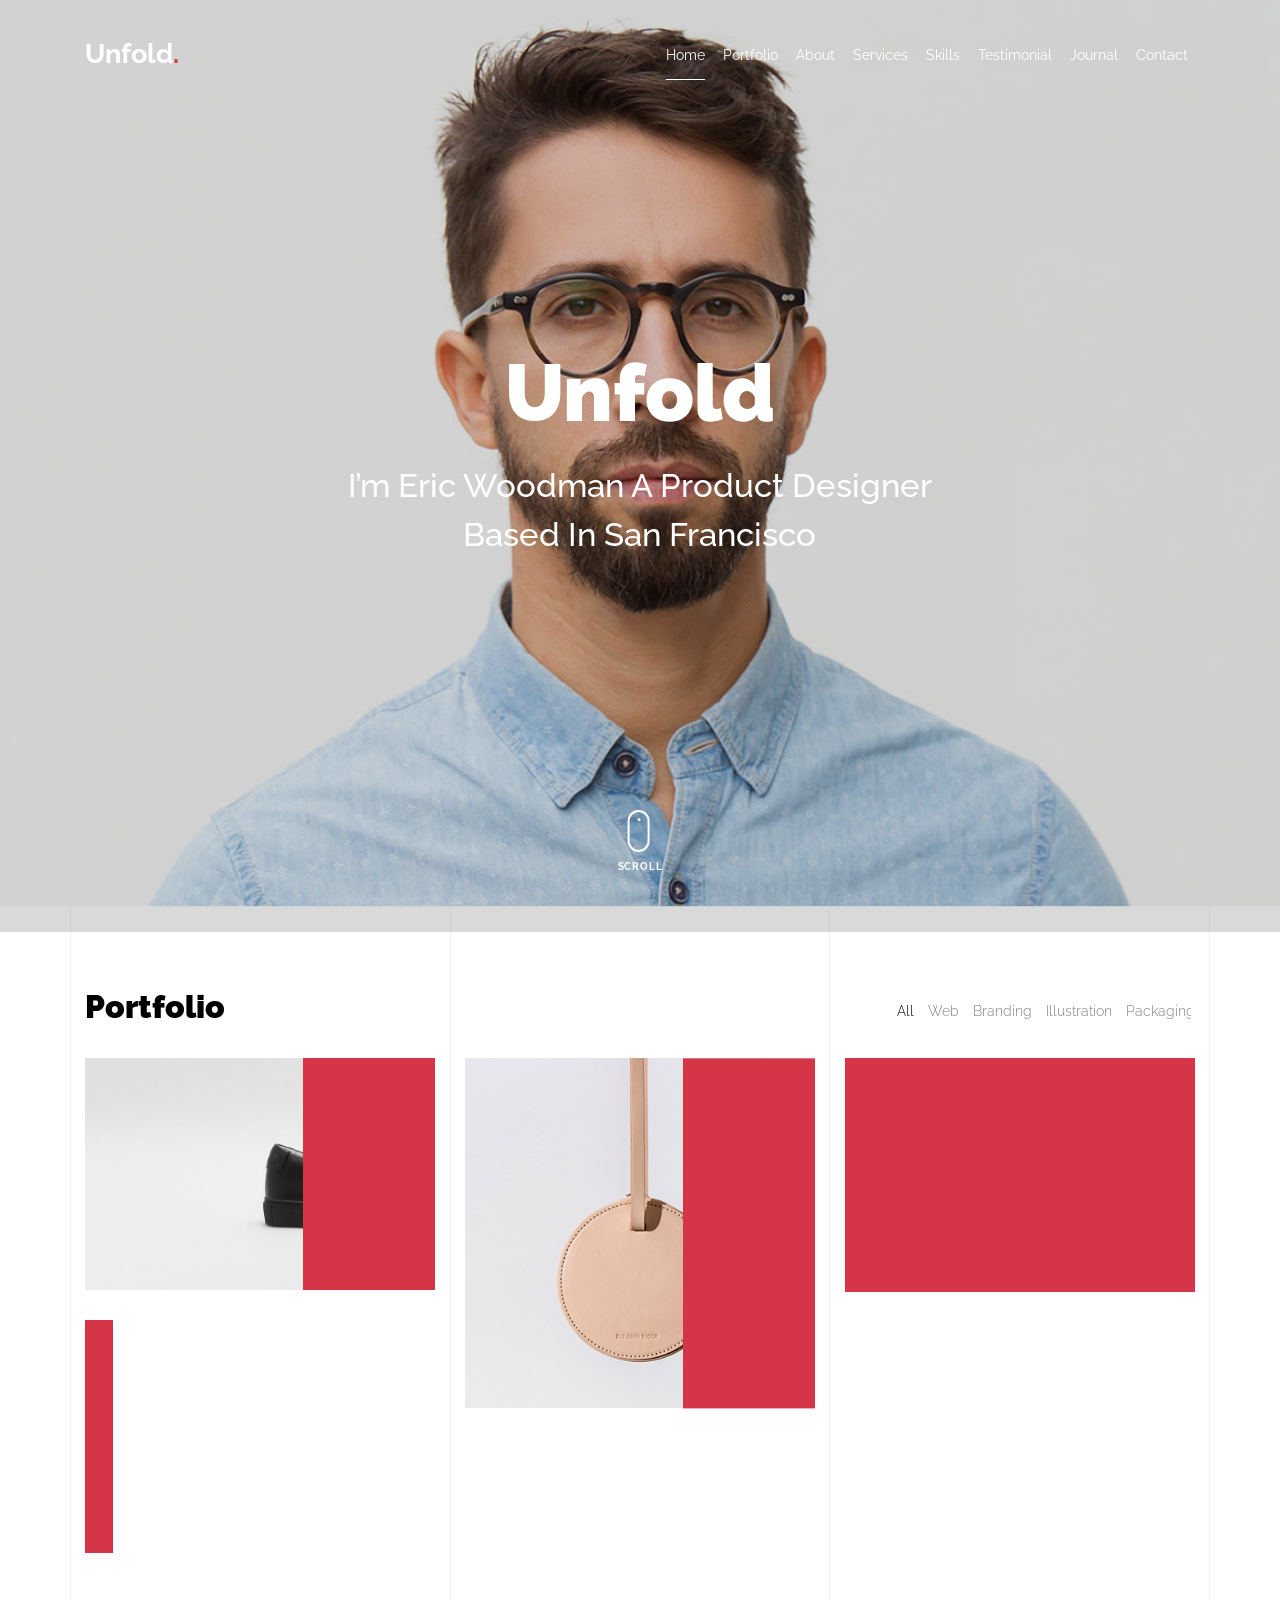
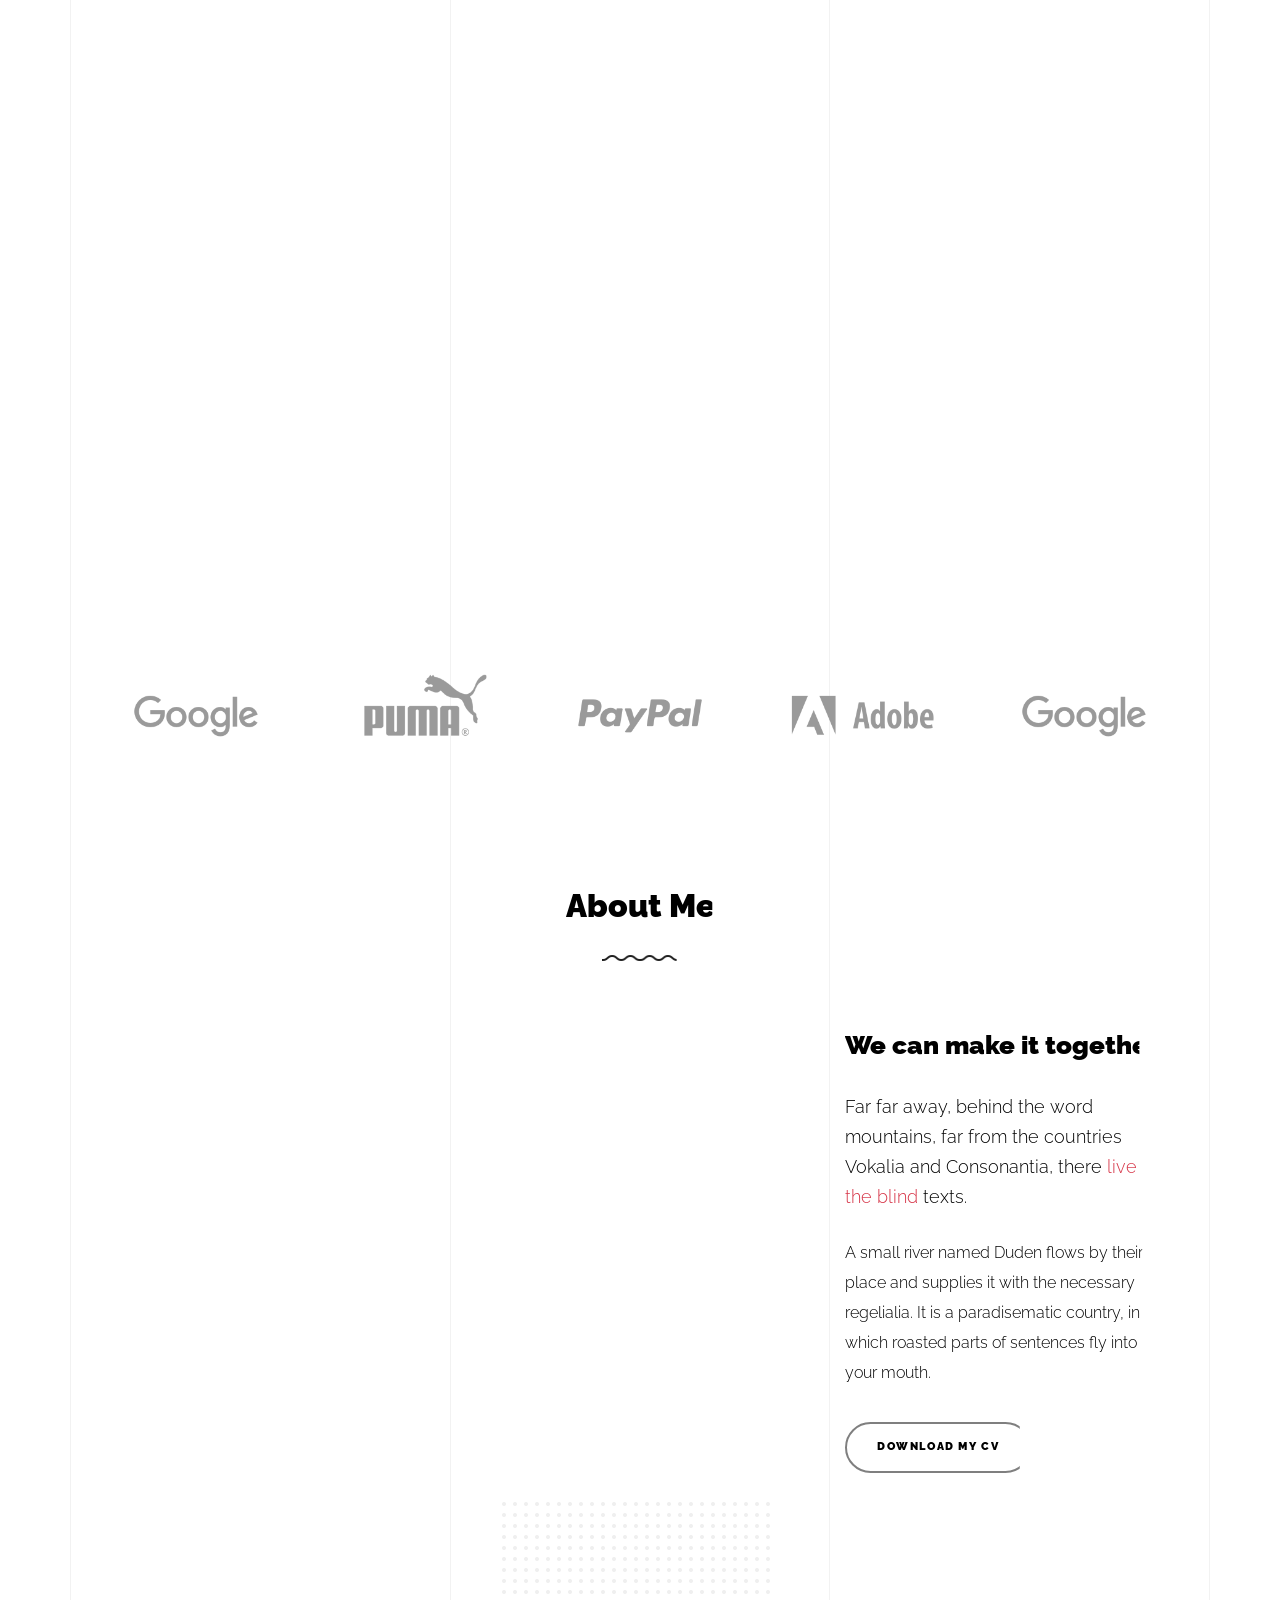
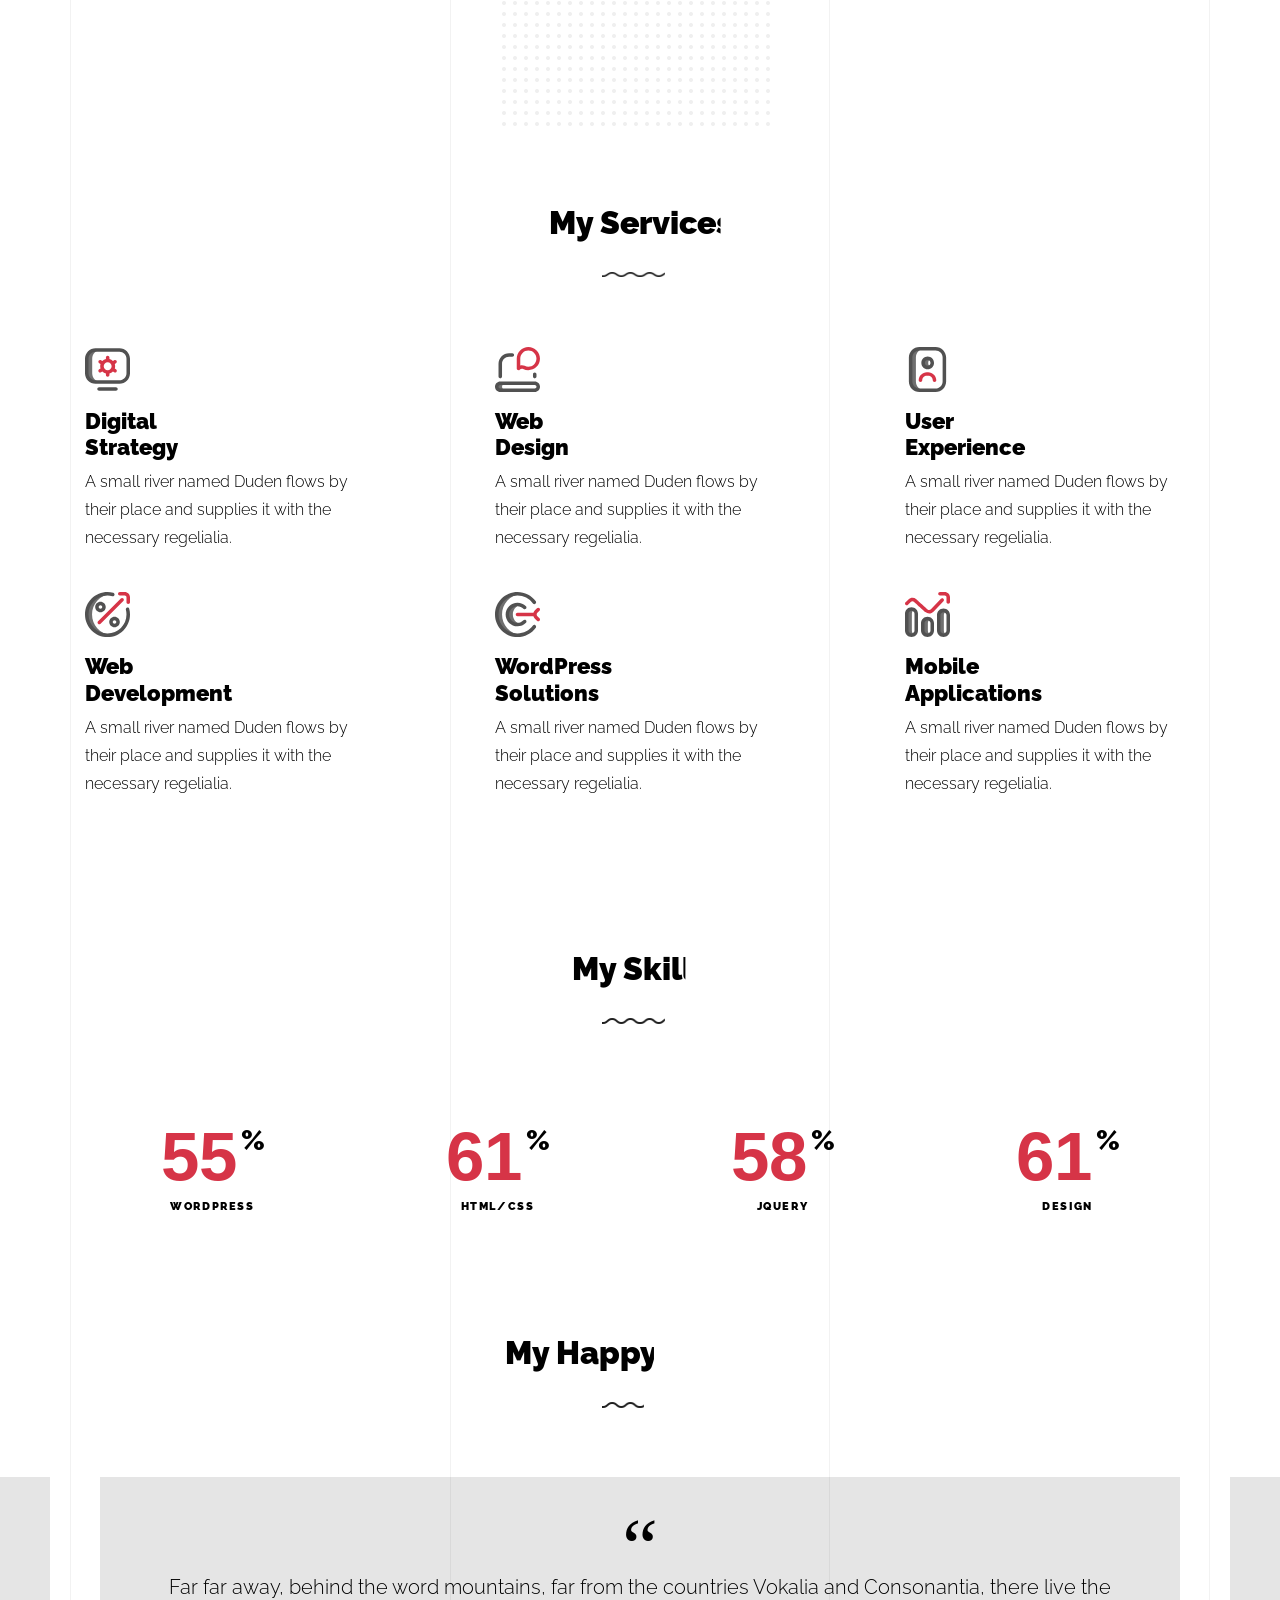
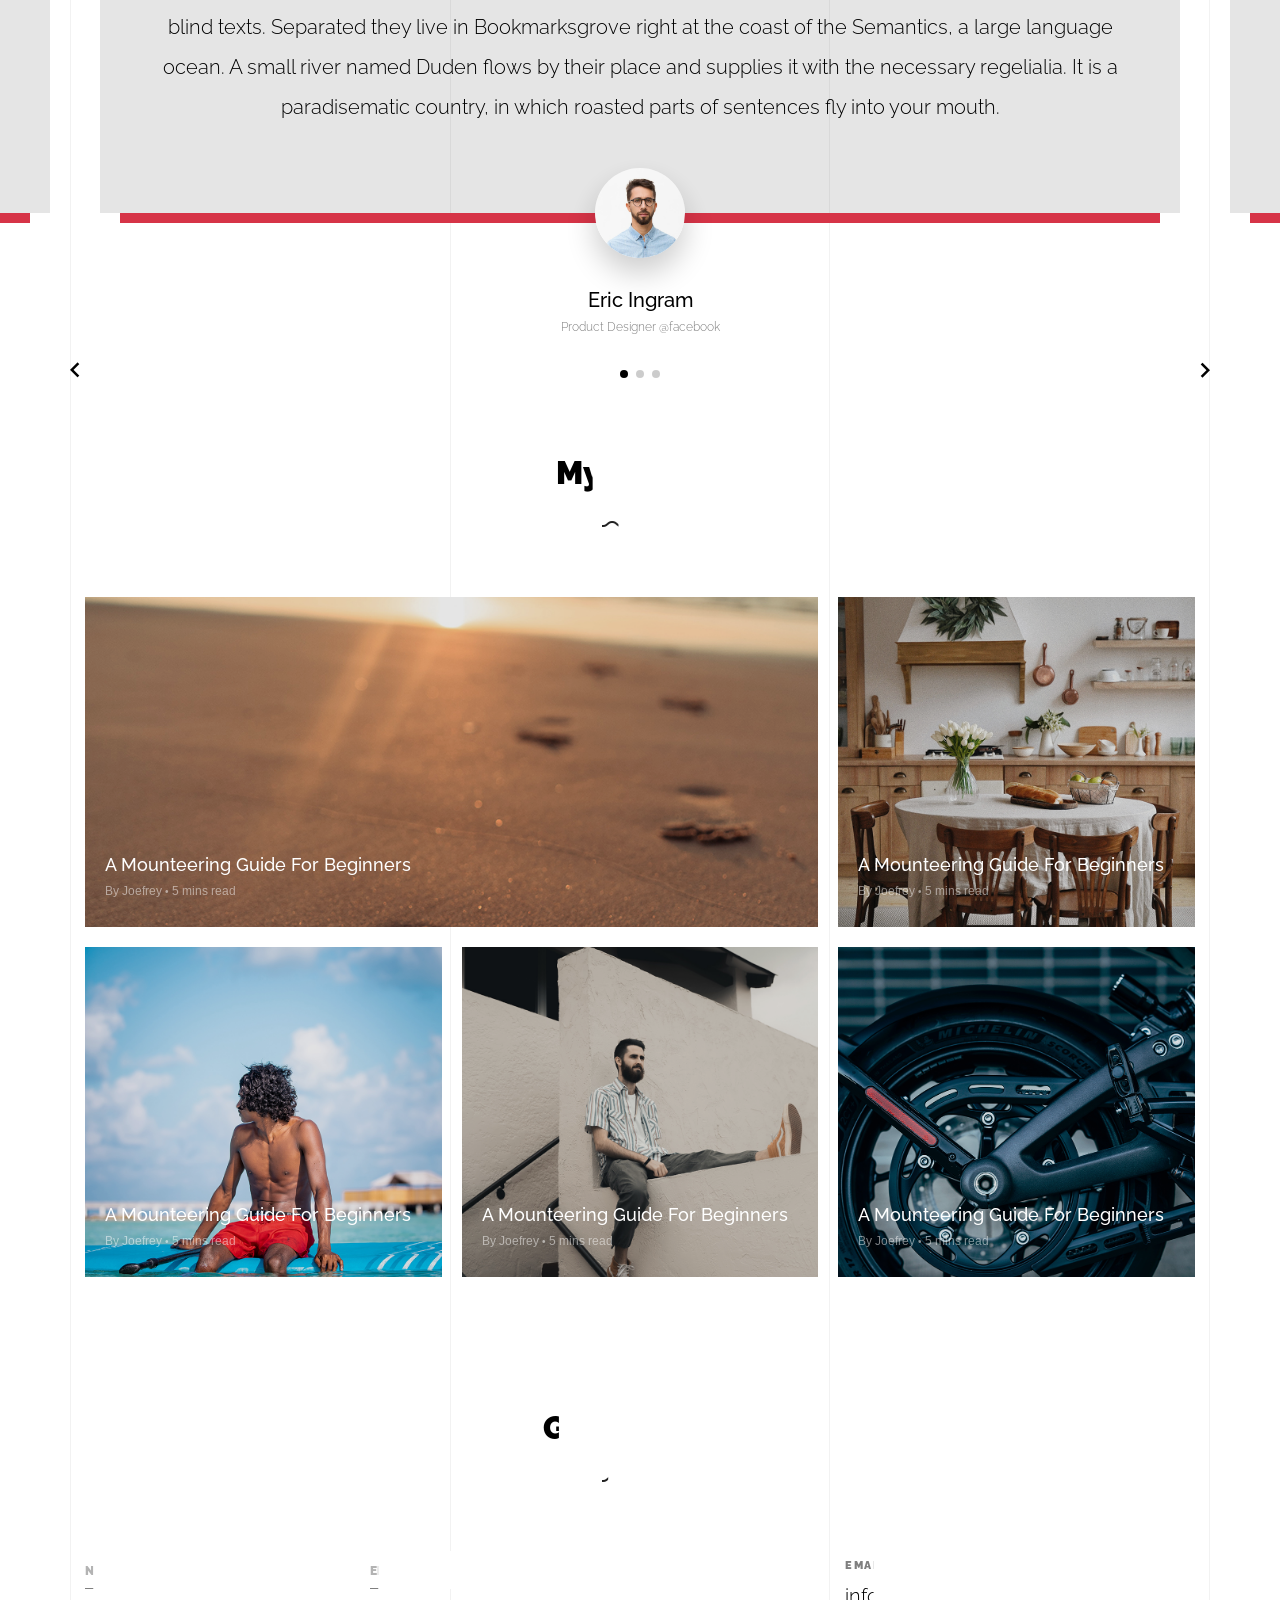
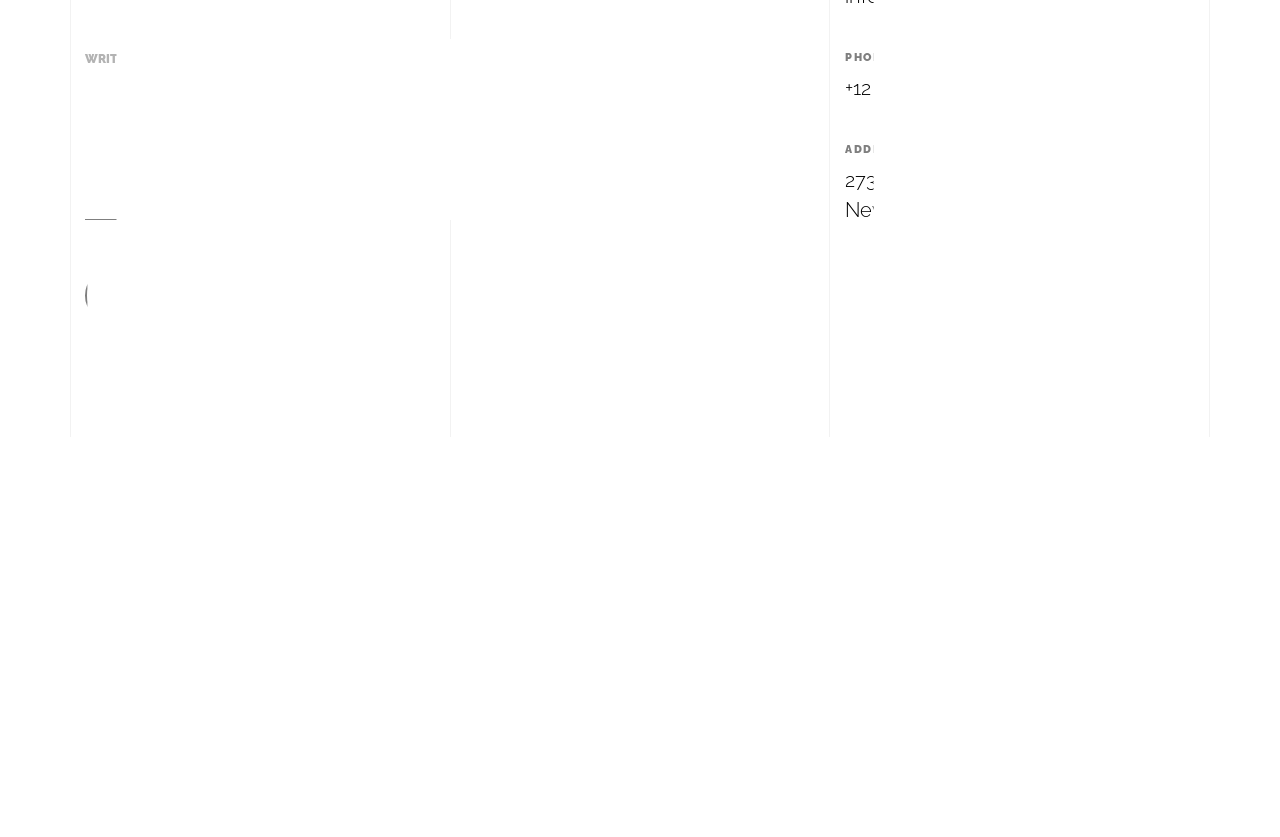
<file: light/index-right-menu.html>
<!doctype html>
<html lang="en">
  <head>
    <title>Unfold &mdash; A onepage portfolio HTML template by Unslate.co</title>
    <meta charset="utf-8">
    <meta name="viewport" content="width=device-width, initial-scale=1, shrink-to-fit=no">

    <meta name="description" content="A onepage portfolio HTML template by Unslate.co">
    <meta name="keywords" content="html, css, javascript, jquery">
    <meta name="author" content="Unslate.co">

    <link rel="stylesheet" href="css/vendor/icomoon/style.css">
    <link rel="stylesheet" href="css/vendor/owl.carousel.min.css">
    <link rel="stylesheet" href="css/vendor/aos.css">
    <link rel="stylesheet" href="css/vendor/animate.min.css">
    <link rel="stylesheet" href="css/vendor/bootstrap.min.css">
    <link rel="stylesheet" href="css/vendor/jquery.fancybox.min.css">
    

    <!-- Theme Style -->
    <link rel="stylesheet" href="css/style.css">

  </head>
  <body data-spy="scroll" data-target=".site-nav-target" data-offset="200">

    <nav class="unslate_co--site-mobile-menu">
      <div class="close-wrap d-flex">
        <a href="#" class="d-flex ml-auto js-menu-toggle">
          <span class="close-label">Close</span>
          <div class="close-times">
            <span class="bar1"></span>
            <span class="bar2"></span>
          </div>
        </a>
      </div>
      <div class="site-mobile-inner"></div>
    </nav>


    <div class="unslate_co--site-wrap">

      <div class="unslate_co--site-inner">

        <div class="lines-wrap">
          <div class="lines-inner">
            <div class="lines"></div>
          </div>
        </div>
        <!-- END lines -->
      
      <nav class="unslate_co--site-nav site-nav-target">

        <div class="container">
        
          <div class="row align-items-center justify-content-between text-left">

            <div class="col-3">
              <div class="site-logo">
                <a href="index-right-menu.html" class="unslate_co--site-logo">Unfold<span>.</span></a>
              </div>
            </div>
            <div class="col text-right">
              <ul class="site-nav-ul js-clone-nav text-left d-none d-lg-inline-block">
                <li class="has-children">
                  <a href="#home-section" class="nav-link">Home</a>
                  <ul class="dropdown">
                    <li>
                      <a href="index.html">Hero Image BG</a>
                    </li>
                    <li>
                      <a href="index-video.html">Video BG</a>
                    </li>
                    <li>
                      <a href="index-hero-slider.html">Hero Slider</a>
                    </li>
                    <li>
                      <a href="index-sidebar-menu.html">Sidebar Menu</a>
                    </li>
                    <li>
                      <a href="index-right-menu.html">Right Menu</a>
                    </li>
                  </ul>
                </li>
                <li><a href="#portfolio-section" class="nav-link">Portfolio</a></li>
                <li><a href="#about-section" class="nav-link">About</a></li>
                <li><a href="#services-section" class="nav-link">Services</a></li>
                <li><a href="#skills-section" class="nav-link">Skills</a></li>
                <li><a href="#testimonial-section" class="nav-link">Testimonial</a></li>
                <li><a href="#journal-section" class="nav-link">Journal</a></li>
                <li><a href="#contact-section" class="nav-link">Contact</a></li>
              </ul>

              <ul class="site-nav-ul-none-onepage text-right d-inline-block d-lg-none">
                <li><a href="#" class="js-menu-toggle">Menu</a></li>
              </ul>
            </div>
            
          </div>
        </div>

      </nav>
      <!-- END nav -->

      <div class="cover-v1 jarallax overlay" style="background-image: url('images/cover_bg_1.jpg');" id="home-section">
        <div class="container">
          <div class="row align-items-center">
              
            <div class="col-md-7 mx-auto text-center">
              <h1 class="heading gsap-reveal-hero text-white">Unfold</h1>
              <h2 class="subheading gsap-reveal-hero text-white">I’m Eric Woodman A Product Designer Based In San Francisco</h2>
            </div>

          </div>
        </div>


        <!-- dov -->
        <a href="#portfolio-section" class="mouse-wrap smoothscroll">
          <span class="mouse">
            <span class="scroll"></span>
          </span>
          <span class="mouse-label">Scroll</span>
        </a>

      </div>
      <!-- END .cover-v1 -->

      <div class="unslate_co--section" id="portfolio-section">
        <div class="container">
          
          
          <div class="relative"><div class="loader-portfolio-wrap"><div class="loader-portfolio dark"></div></div> </div>
          <div id="portfolio-single-holder"></div>

          <div class="portfolio-wrapper">

            <div class="d-flex align-items-center mb-4 gsap-reveal gsap-reveal-filter">
              <h2 class="mr-auto heading-h2">Portfolio</h2>
              
              <a href="#" class="text-black js-filter d-inline-block d-lg-none">Filter</a>
              
              <div class="filter-wrap">
                <div class="filter ml-auto" id="filters">
                  <a href="#" class="active" data-filter="*">All</a>
                  <a href="#" data-filter=".web">Web</a>
                  <a href="#" data-filter=".branding">Branding</a>
                  <a href="#" data-filter=".illustration">Illustration</a>
                  <a href="#" data-filter=".packaging">Packaging</a>
                </div>
              </div>
            </div>


            
            <div id="posts" class="row gutter-isotope-item">
              <div class="item web branding col-sm-6 col-md-6 col-lg-4 isotope-mb-2">
                <a href="portfolio-single-1.html" class="portfolio-item ajax-load-page isotope-item gsap-reveal-img" data-id="1">
                    <div class="overlay">
                      <span class="wrap-icon icon-link2"></span>
                      <div class="portfolio-item-content">
                        <h3>Shoe Rebranding</h3>
                        <p>web, branding</p>
                      </div>
                    </div>
                    <img src="images/work_1_md.jpg" class="lazyload  img-fluid" alt="Images" />
                  </a>
              </div>
              <div class="item branding packaging illustration col-sm-6 col-md-6 col-lg-4 isotope-mb-2 ">
                <a href="portfolio-single-3.html" class="portfolio-item ajax-load-page item-portrait isotope-item gsap-reveal-img" data-id="3">
                    <div class="overlay">
                      <span class="wrap-icon icon-link2"></span>
                      <div class="portfolio-item-content">
                        <h3>Reworking</h3>
                        <p>branding, packaging, illustration</p>
                      </div>
                    </div>
                    <img src="images/work_2_md.jpg" class="lazyload  img-fluid" alt="Images" />
                  </a>
              </div>

              <div class="item branding packaging col-sm-6 col-md-6 col-lg-4 isotope-mb-2">
                <a href="portfolio-single-4.html" class="portfolio-item isotope-item ajax-load-page gsap-reveal-img" data-id="4">
                    <div class="overlay">
                      <span class="wrap-icon icon-link2"></span>
                      <div class="portfolio-item-content">
                        <h3>Modern Building</h3>
                        <p>branding, packaging</p>
                      </div>
                    </div>
                    <img src="images/work_3_md.jpg" class="lazyload  img-fluid" alt="Images" />
                  </a>
              </div>

              <div class="item web packaging col-sm-6 col-md-6 col-lg-4 isotope-mb-2">

                <a href="images/work_4_full.jpg" class="portfolio-item isotope-item gsap-reveal-img" data-fancybox="gallery" data-caption="Watch">
                    <div class="overlay">
                      <span class="wrap-icon icon-photo2"></span>
                      <div class="portfolio-item-content">
                        <h3>Watch</h3>
                        <p>web, packaging</p>
                      </div>
                    </div>
                    <img src="images/work_4_full.jpg" class="lazyload  img-fluid" alt="Images" />
                  </a>

              </div>

              <div class="item illustration packaging col-sm-6 col-md-6 col-lg-4 isotope-mb-2">
                <a href="images/work_5_md.jpg" class="portfolio-item isotope-item gsap-reveal-img" data-fancybox="gallery" data-caption="Shoe Rebranding">
                    <div class="overlay">
                      <span class="wrap-icon icon-photo2"></span>
                      <div class="portfolio-item-content">
                        <h3>Shoe Rebranding</h3>
                        <p>illustration, packaging</p>
                      </div>
                    </div>
                    <img src="images/work_5_md.jpg" class="lazyload  img-fluid" alt="Images" />
                  </a>
              </div>

              <div class="item web branding col-sm-6 col-md-6 col-lg-4 isotope-mb-2">
                <a href="portfolio-single-2.html" class="portfolio-item ajax-load-page item-portrait isotope-item gsap-reveal-img" data-id="2">
                    <div class="overlay">
                      <span class="wrap-icon icon-link2"></span>
                      <div class="portfolio-item-content">
                        <h3>Reshape</h3>
                        <p>web, branding</p>
                      </div>
                    </div>
                    <img src="images/work_6_md.jpg" class="lazyload  img-fluid" alt="Images" />
                  </a>
              </div>

              <div class="item branding packaging col-sm-6 col-md-6 col-lg-4 isotope-mb-2">
                <a href="images/work_7_a_md.jpg" class="portfolio-item item-portrait isotope-item gsap-reveal-img" data-fancybox="gallery" data-caption="Modern Building">
                    <div class="overlay">
                      <span class="wrap-icon icon-photo2"></span>
                      <div class="portfolio-item-content">
                        <h3>Modern Building</h3>
                        <p>branding, packaging</p>
                      </div>
                    </div>
                    <img src="images/work_7_a_md.jpg" class="lazyload  img-fluid" alt="Images" />
                  </a>
              </div>

              <div class="item web branding col-sm-6 col-md-6 col-lg-4 isotope-mb-2">
                <a href="https://www.youtube.com/watch?v=mwtbEGNABWU" class="portfolio-item isotope-item gsap-reveal-img" data-fancybox="gallery" data-caption="Showreel 2019">
                    <div class="overlay">
                      <span class="wrap-icon icon-play_circle_filled"></span>
                      <div class="portfolio-item-content">
                        <h3>Showreel 2019</h3>
                        <p>web, branding</p>
                      </div>
                    </div>
                    <img src="images/work_8_md.jpg" class="lazyload  img-fluid" alt="Images" />
                  </a>
              </div>

              <div class="item web illustration col-sm-6 col-md-6 col-lg-4 isotope-mb-2">
                <a href="images/work_9_a_md.jpg" class="portfolio-item isotope-item gsap-reveal-img" data-fancybox="gallery" data-caption="Render Packaging">
                    <div class="overlay">
                      <span class="wrap-icon icon-photo2"></span>
                      <div class="portfolio-item-content">
                        <h3>Render Packaging</h3>
                        <p>web, illustration</p>
                      </div>
                    </div>
                    <img src="images/work_9_a_md.jpg" class="lazyload  img-fluid" alt="Images" />
                  </a>
              </div>

            </div>
            
          </div>


        </div>
      </div>


      <div class="unslate_co--section">
        <div class="container">
          <div class="owl-carousel logo-slider">
            <div class="logo-v1 gsap-reveal">
              <img src="images/logo-google.png" alt="Image" class="img-fluid">
            </div>
            <div class="logo-v1 gsap-reveal">
              <img src="images/logo-puma.png" alt="Image" class="img-fluid">
            </div>
            <div class="logo-v1 gsap-reveal">
              <img src="images/logo-paypal.png" alt="Image" class="img-fluid">
            </div>
            <div class="logo-v1 gsap-reveal">
              <img src="images/logo-adobe.png" alt="Image" class="img-fluid">
            </div>
          </div>
        </div>
      </div>



      <div class="unslate_co--section" id="about-section">
        <div class="container">
          
          <div class="section-heading-wrap text-center mb-5">
            <h2 class="heading-h2 text-center divider"><span class="gsap-reveal">About Me</span></h2>
            <span class="gsap-reveal"><img src="images/divider.png" alt="divider" width="76"></span>
          </div>
          

          <div class="row mt-5 justify-content-between">
            <div class="col-lg-7 mb-5 mb-lg-0" data-aos="fade-up">
              <figure class="dotted-bg gsap-reveal-img">
                <img src="images/about_me_pic.jpg" alt="Image" class="img-fluid">
              </figure>
            </div>
            <div class="col-lg-4 pr-lg-5">
              <h3 class="mb-4 heading-h3"><span class="gsap-reveal">We can make it together</span></h3>
              <p class="lead gsap-reveal">Far far away, behind the word mountains, far from the countries Vokalia and Consonantia, there <a href="#">live the blind</a> texts. </p>
              <p class="mb-4 gsap-reveal">A small river named Duden flows by their place and supplies it with the necessary regelialia. It is a paradisematic country, in which roasted parts of sentences fly into your mouth.</p>
              <p class="gsap-reveal"><a href="#" class="btn btn-outline-pill btn-custom-light">Download my CV</a></p>
            </div>
          </div>
        </div>
      </div>

      <div class="unslate_co--section" id="services-section">
        <div class="container">

          <div class="section-heading-wrap text-center mb-5">
            <h2 class="heading-h2 text-center divider"><span class="gsap-reveal">My Services</span></h2>
            <span class="gsap-reveal"><img src="images/divider.png" alt="divider" width="76"></span>
          </div>

          <div class="row gutter-v3">
            <div class="col-md-6 col-lg-4 mb-4">
              <div class="feature-v1" data-aos="fade-up" data-aos-delay="0">
                <div class="wrap-icon mb-3">
                  <img src="images/svg/001-options.svg" alt="Image" width="45">
                </div>
                <h3>Digital <br> Strategy</h3>
                <p>A small river named Duden flows by their place and supplies it with the necessary regelialia. </p>
              </div> 
            </div>
            <div class="col-md-6 col-lg-4 mb-4">
              <div class="feature-v1" data-aos="fade-up" data-aos-delay="100">
                <div class="wrap-icon mb-3">
                  <img src="images/svg/002-chat.svg" alt="Icon" width="45">
                </div>
                <h3>Web <br> Design</h3>
                <p>A small river named Duden flows by their place and supplies it with the necessary regelialia. </p>
              </div> 
            </div>
            <div class="col-md-6 col-lg-4 mb-4">
              <div class="feature-v1" data-aos="fade-up" data-aos-delay="200">
                <div class="wrap-icon mb-3">
                  <img src="images/svg/003-contact-book.svg" alt="Image" class="img-fluid" width="45">
                </div>
                <h3>User <br> Experience</h3>
                <p>A small river named Duden flows by their place and supplies it with the necessary regelialia. </p>
              </div> 
            </div>

            <div class="col-md-6 col-lg-4 mb-4">
              <div class="feature-v1" data-aos="fade-up" data-aos-delay="0">
                <div class="wrap-icon mb-3">
                  <img src="images/svg/004-percentage.svg" alt="Image" width="45">
                </div>
                <h3>Web <br> Development</h3>
                <p>A small river named Duden flows by their place and supplies it with the necessary regelialia. </p>
              </div> 
            </div>
            <div class="col-md-6 col-lg-4 mb-4">
              <div class="feature-v1" data-aos="fade-up" data-aos-delay="100">
                <div class="wrap-icon mb-3">
                  <img src="images/svg/006-goal.svg" alt="Image" width="45">
                </div>
                <h3>WordPress <br> Solutions</h3>
                <p>A small river named Duden flows by their place and supplies it with the necessary regelialia. </p>
              </div> 
            </div>
            <div class="col-md-6 col-lg-4 mb-4">
              <div class="feature-v1" data-aos="fade-up" data-aos-delay="200">
                <div class="wrap-icon mb-3">
                  <img src="images/svg/005-line-chart.svg" alt="Image" width="45">
                </div>
                <h3>Mobile <br> Applications</h3>
                <p>A small river named Duden flows by their place and supplies it with the necessary regelialia. </p>
              </div> 
            </div>

          </div>

        </div>
      </div>

      <div class="unslate_co--section section-counter" id="skills-section">
        <div class="container">
          <div class="section-heading-wrap text-center mb-5">
            <h2 class="heading-h2 text-center divider"><span class="gsap-reveal">My Skills</span></h2>
            <span class="gsap-reveal"><img src="images/divider.png" alt="divider" width="76"></span>
          </div>


          <div class="row pt-5">
            <div class="col-6 col-sm-6 mb-5 mb-lg-0 col-md-6 col-lg-3" data-aos="fade-up" data-aos-delay="0">
              <div class="counter-v1 text-center">
                <span class="number-wrap">
                  <span class="number number-counter" data-number="90">0</span>
                  <span class="append-text">%</span>
                </span>
                <span class="counter-label">WordPress</span>
              </div>
            </div>
            <div class="col-6 col-sm-6 mb-5 mb-lg-0 col-md-6 col-lg-3" data-aos="fade-up" data-aos-delay="100">
              <div class="counter-v1 text-center">
                <span class="number-wrap">
                  <span class="number number-counter" data-number="99">0</span>
                  <span class="append-text">%</span>
                </span>
                <span class="counter-label">HTML/CSS</span>
              </div>
            </div>
            <div class="col-6 col-sm-6 mb-5 mb-lg-0 col-md-6 col-lg-3" data-aos="fade-up" data-aos-delay="200">
              <div class="counter-v1 text-center">
                <span class="number-wrap">
                  <span class="number number-counter" data-number="95">0</span>
                  <span class="append-text">%</span>
                </span>
                <span class="counter-label">jQuery</span>
              </div>
            </div>
            <div class="col-6 col-sm-6 mb-5 mb-lg-0 col-md-6 col-lg-3" data-aos="fade-up" data-aos-delay="300">
              <div class="counter-v1 text-center">
                <span class="number-wrap">
                  <span class="number number-counter" data-number="100">0</span>
                  <span class="append-text">%</span>
                </span>
                <span class="counter-label">Design</span>
              </div>
            </div>
          </div>
        </div>
      </div>
      <!-- END .counter -->

      <div class="unslate_co--section" id="testimonial-section">
        <div class="container">
          <div class="section-heading-wrap text-center mb-5">
            <h2 class="heading-h2 text-center divider"><span class="gsap-reveal">My Happy Clients</span></h2>
            <span class="gsap-reveal"><img src="images/divider.png" alt="divider" width="76"></span>
          </div>
        </div>

        <div class="owl-carousel testimonial-slider">
          <div>
            <div class="testimonial-v1">
              <div class="testimonial-inner-bg">
                <span class="quote">&ldquo;</span>
                <blockquote>
                  Far far away, behind the word mountains, far from the countries Vokalia and Consonantia, there live the blind texts. Separated they live in Bookmarksgrove right at the coast of the Semantics, a large language ocean. A small river named Duden flows by their place and supplies it with the necessary regelialia. It is a paradisematic country, in which roasted parts of sentences fly into your mouth.
                </blockquote>
              </div>
              
              <div class="testimonial-author-info">
                <img src="images/person_man_1.jpg" alt="Image">
                <h3>Eric Ingram</h3>
                <span class="d-block position">Product Designer @facebook</span>
              </div>

            </div>
          </div>
          <div>
            <div class="testimonial-v1">
              <div class="testimonial-inner-bg">
                <span class="quote">&ldquo;</span>
                <blockquote>
                  Far far away, behind the word mountains, far from the countries Vokalia and Consonantia, there live the blind texts. Separated they live in Bookmarksgrove right at the coast of the Semantics, a large language ocean. A small river named Duden flows by their place and supplies it with the necessary regelialia. It is a paradisematic country, in which roasted parts of sentences fly into your mouth.
                </blockquote>
              </div>
              
              <div class="testimonial-author-info">
                <img src="images/person_man_2.jpg" alt="Image">
                <h3>Ryan Mullins</h3>
                <span class="d-block position">Product Designer @Shopify</span>
              </div>

            </div>
          </div>
          <div>
            <div class="testimonial-v1">
              <div class="testimonial-inner-bg">
                <span class="quote">&ldquo;</span>
                <blockquote>
                  Far far away, behind the word mountains, far from the countries Vokalia and Consonantia, there live the blind texts. Separated they live in Bookmarksgrove right at the coast of the Semantics, a large language ocean. A small river named Duden flows by their place and supplies it with the necessary regelialia. It is a paradisematic country, in which roasted parts of sentences fly into your mouth.
                </blockquote>
              </div>
              
              <div class="testimonial-author-info">
                <img src="images/person_woman_1.jpg" alt="Image">
                <h3>Erica Miller</h3>
                <span class="d-block position">Product Designer @Twitter</span>
              </div>

            </div>
          </div>
        </div>

      </div>
      <!-- END testimonial -->

      <div class="unslate_co--section" id="journal-section">
        <div class="container">
          <div class="section-heading-wrap text-center mb-5">
            <h2 class="heading-h2 text-center divider"><span class="gsap-reveal">My Journal</span></h2>
            <span class="gsap-reveal"><img src="images/divider.png" alt="divider" width="76"></span>
          </div>

          
          <div class="row gutter-v4 align-items-stretch">
            <div class="col-sm-6 col-md-6 col-lg-8 blog-post-entry" data-aos="fade-up" data-aos-delay="0">

              <a href="blog-single.html" class="grid-item blog-item w-100 h-100">
                <div class="overlay">
                  <div class="portfolio-item-content">
                    <h3>A Mounteering Guide For Beginners</h3>
                    <p class="post-meta">By Joefrey <span class="small">&bullet;</span> 5 mins read</p>
                  </div>
                </div>
                <img src="images/post_1.jpg" class="lazyload" alt="Image" />
              </a>


            </div>
            <div class="col-sm-6 col-md-6 col-lg-4 blog-post-entry" data-aos="fade-up" data-aos-delay="100">
              <a href="blog-single.html" class="grid-item blog-item w-100 h-100">
                <div class="overlay">
                  <div class="portfolio-item-content">
                    <h3>A Mounteering Guide For Beginners</h3>
                    <p class="post-meta">By Joefrey <span class="small">&bullet;</span> 5 mins read</p>
                  </div>
                </div>
                <img src="images/post_2.jpg" class="lazyload" alt="Image" />
              </a>
            </div>


            <div class="col-sm-6 col-md-6 col-lg-4 blog-post-entry" data-aos="fade-up" data-aos-delay="0">

              <a href="blog-single.html" class="grid-item blog-item w-100 h-100">
                <div class="overlay">
                  <div class="portfolio-item-content">
                    <h3>A Mounteering Guide For Beginners</h3>
                    <p class="post-meta">By Joefrey <span class="small">&bullet;</span> 5 mins read</p>
                  </div>
                </div>
                <img src="images/post_3.jpg" class="lazyload" alt="Image" />
              </a>


            </div>
            <div class="col-sm-6 col-md-6 col-lg-4 blog-post-entry" data-aos="fade-up" data-aos-delay="100">
              <a href="blog-single.html" class="grid-item blog-item w-100 h-100">
                <div class="overlay">
                  <div class="portfolio-item-content">
                    <h3>A Mounteering Guide For Beginners</h3>
                    <p class="post-meta">By Joefrey <span class="small">&bullet;</span> 5 mins read</p>
                  </div>
                </div>
                <img src="images/post_4.jpg" class="lazyload" alt="Image" />
              </a>
            </div>

            <div class="col-sm-6 col-md-6 col-lg-4 blog-post-entry" data-aos="fade-up" data-aos-delay="200">
              <a href="blog-single.html" class="grid-item blog-item w-100 h-100">
                <div class="overlay">
                  <div class="portfolio-item-content">
                    <h3>A Mounteering Guide For Beginners</h3>
                    <p class="post-meta">By Joefrey <span class="small">&bullet;</span> 5 mins read</p>
                  </div>
                </div>
                <img src="images/post_5.jpg" class="lazyload" alt="Image" />
              </a>
            </div>


          </div>

        </div>
      </div>
      <!-- END blog posts -->


      <div class="unslate_co--section" id="contact-section">
        <div class="container">
          <div class="section-heading-wrap text-center mb-5">
            <h2 class="heading-h2 text-center divider"><span class="gsap-reveal">Get In Touch</span></h2>
            <span class="gsap-reveal"><img src="images/divider.png" alt="divider" width="76"></span>
          </div>


          <div class="row justify-content-between">
            
            <div class="col-md-6">
              <form method="post" class="form-outline-style-v1" id="contactForm">
                <div class="form-group row mb-0">

                  <div class="col-lg-6 form-group gsap-reveal">
                    <label for="name">Name</label>
                    <input name="name" type="text" class="form-control" id="name">
                  </div>
                  <div class="col-lg-6 form-group gsap-reveal">
                    <label for="email">Email</label>
                    <input name="email" type="email" class="form-control" id="email">
                  </div>
                  <div class="col-lg-12 form-group gsap-reveal">
                    <label for="message">Write your message...</label>
                    <textarea name="message" id="message" cols="30" rows="7" class="form-control"></textarea>
                  </div>
                </div>
                <div class="form-group row gsap-reveal">
                    <div class="col-md-12 d-flex align-items-center">
                      <input type="submit" class="btn btn-outline-pill btn-custom-light mr-3" value="Send Message">
                      <span class="submitting"></span>
                    </div>
                  </div>
              </form>
              <div id="form-message-warning" class="mt-4"></div> 
              <div id="form-message-success">
                Your message was sent, thank you!
              </div>

            </div>

            <div class="col-md-4">
              <div class="contact-info-v1">
                <div class="gsap-reveal d-block">
                  <span class="d-block contact-info-label">Email</span>
                  <a href="#" class="contact-info-val">info@unslate.co</a>
                </div>
                <div class="gsap-reveal d-block">
                  <span class="d-block contact-info-label">Phone</span>
                  <a href="#" class="contact-info-val">+12 345 6789 012</a>
                </div>
                <div class="gsap-reveal d-block">
                  <span class="d-block contact-info-label">Address</span>
                  <address class="contact-info-val">273 South Riverview Rd. <br> New York, NY 10011</address>
                </div>
              </div>
            </div>

          </div>
        </div>
      </div>
      </div>

      <footer class="unslate_co--footer unslate_co--section">
        <div class="container">
          <div class="row justify-content-center">
            <div class="col-md-7">
              
              <div class="footer-site-logo"><a href="#">Unfold<span>.</span></a></div>

              <ul class="footer-site-social">
                <li><a href="#">Facebook</a></li>
                <li><a href="#">Twitter</a></li>
                <li><a href="#">Instagram</a></li>
                <li><a href="#">Dribbble</a></li>
                <li><a href="#">Behance</a></li>
              </ul>

              <p class="site-copyright">
                <small>&copy; 2020 <a href="#">Unfold</a>. All Rights Reserved. Design with <span class="icon-heart text-danger"></span> by <a href="#">Unslate.co</a>.</small>
              </p>

            </div>
          </div>
        </div>
      </footer>

      
    </div>

    <!-- Loader -->
    <div id="unslate_co--overlayer"></div>
    <div class="site-loader-wrap">
      <div class="site-loader dark"></div>
    </div>

    <script src="js/scripts-dist.js"></script>
    <script src="js/main.js"></script>

    <!-- Global site tag (gtag.js) - Google Analytics -->
<script async src="https://www.googletagmanager.com/gtag/js?id=UA-157808202-1"></script>
<script>
  window.dataLayer = window.dataLayer || [];
  function gtag(){dataLayer.push(arguments);}
  gtag('js', new Date());

  gtag('config', 'UA-157808202-1');
</script>

  </body>
</html>
</file>
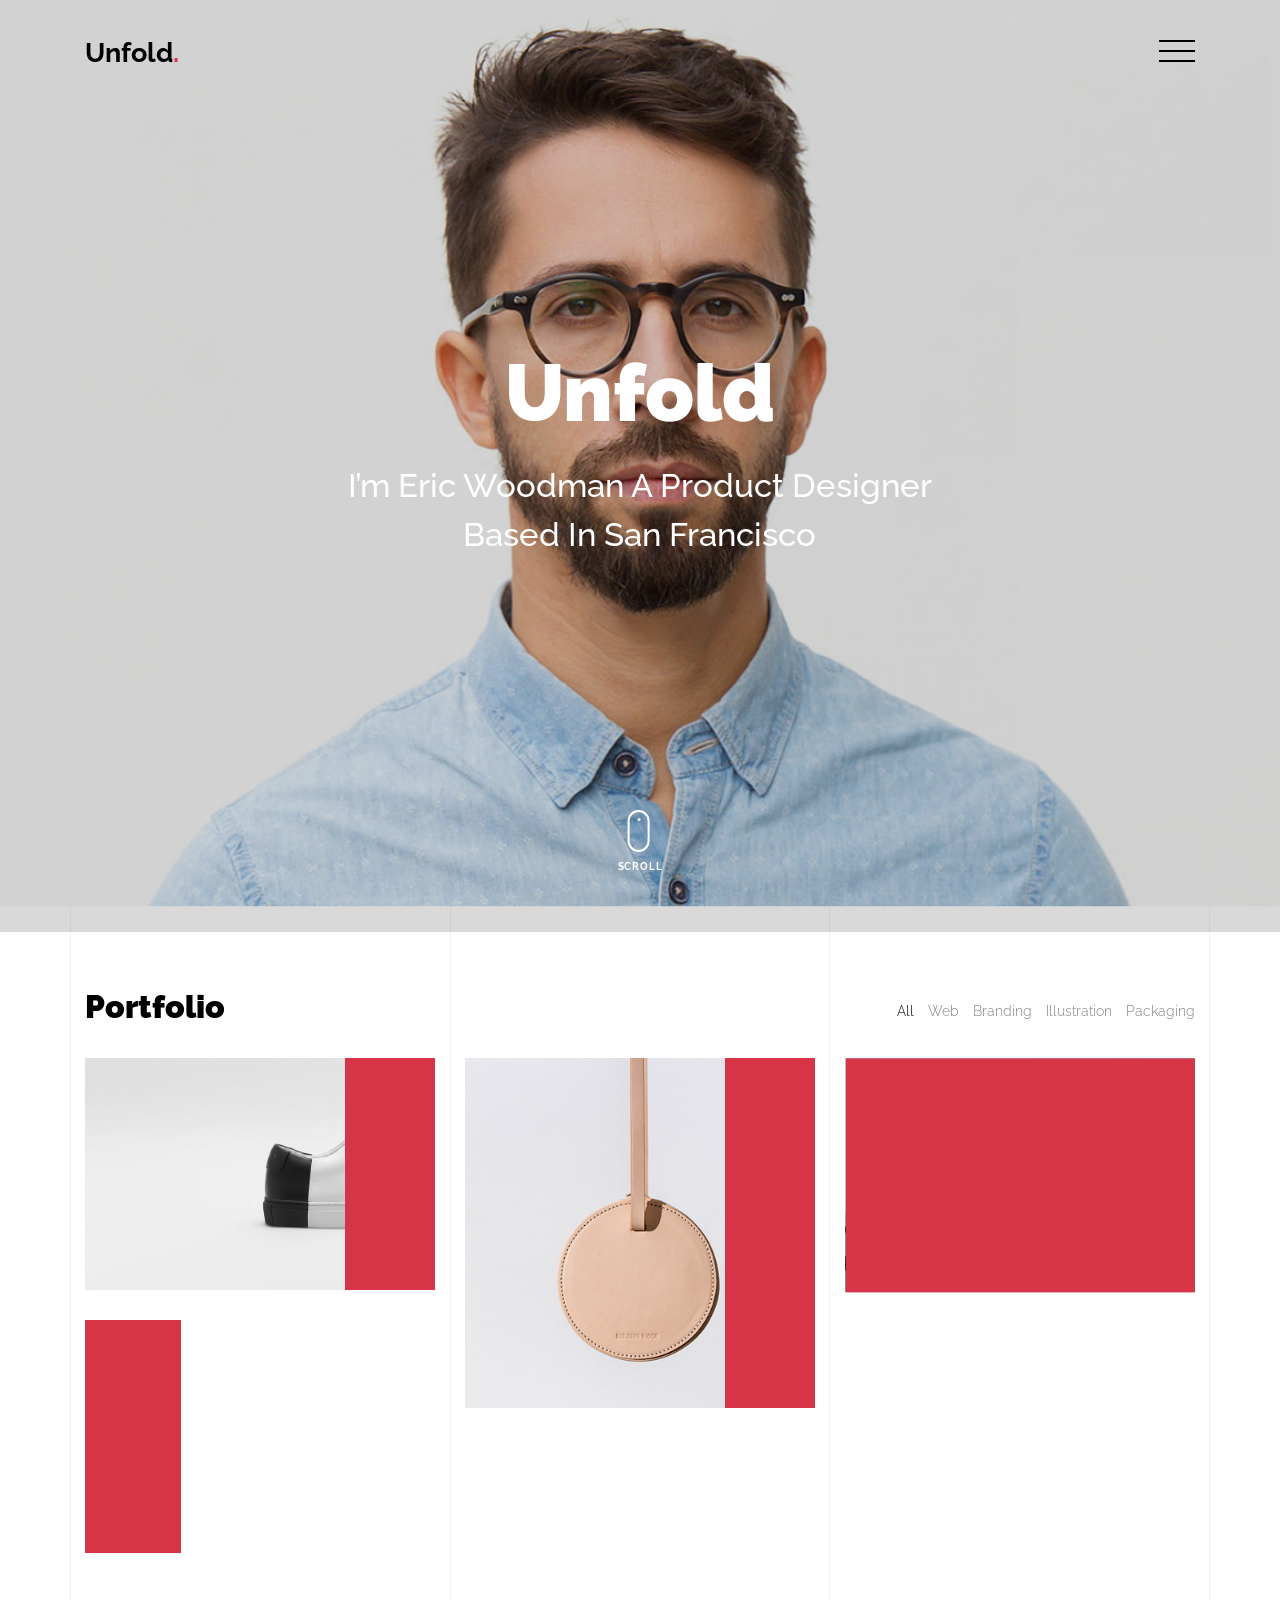
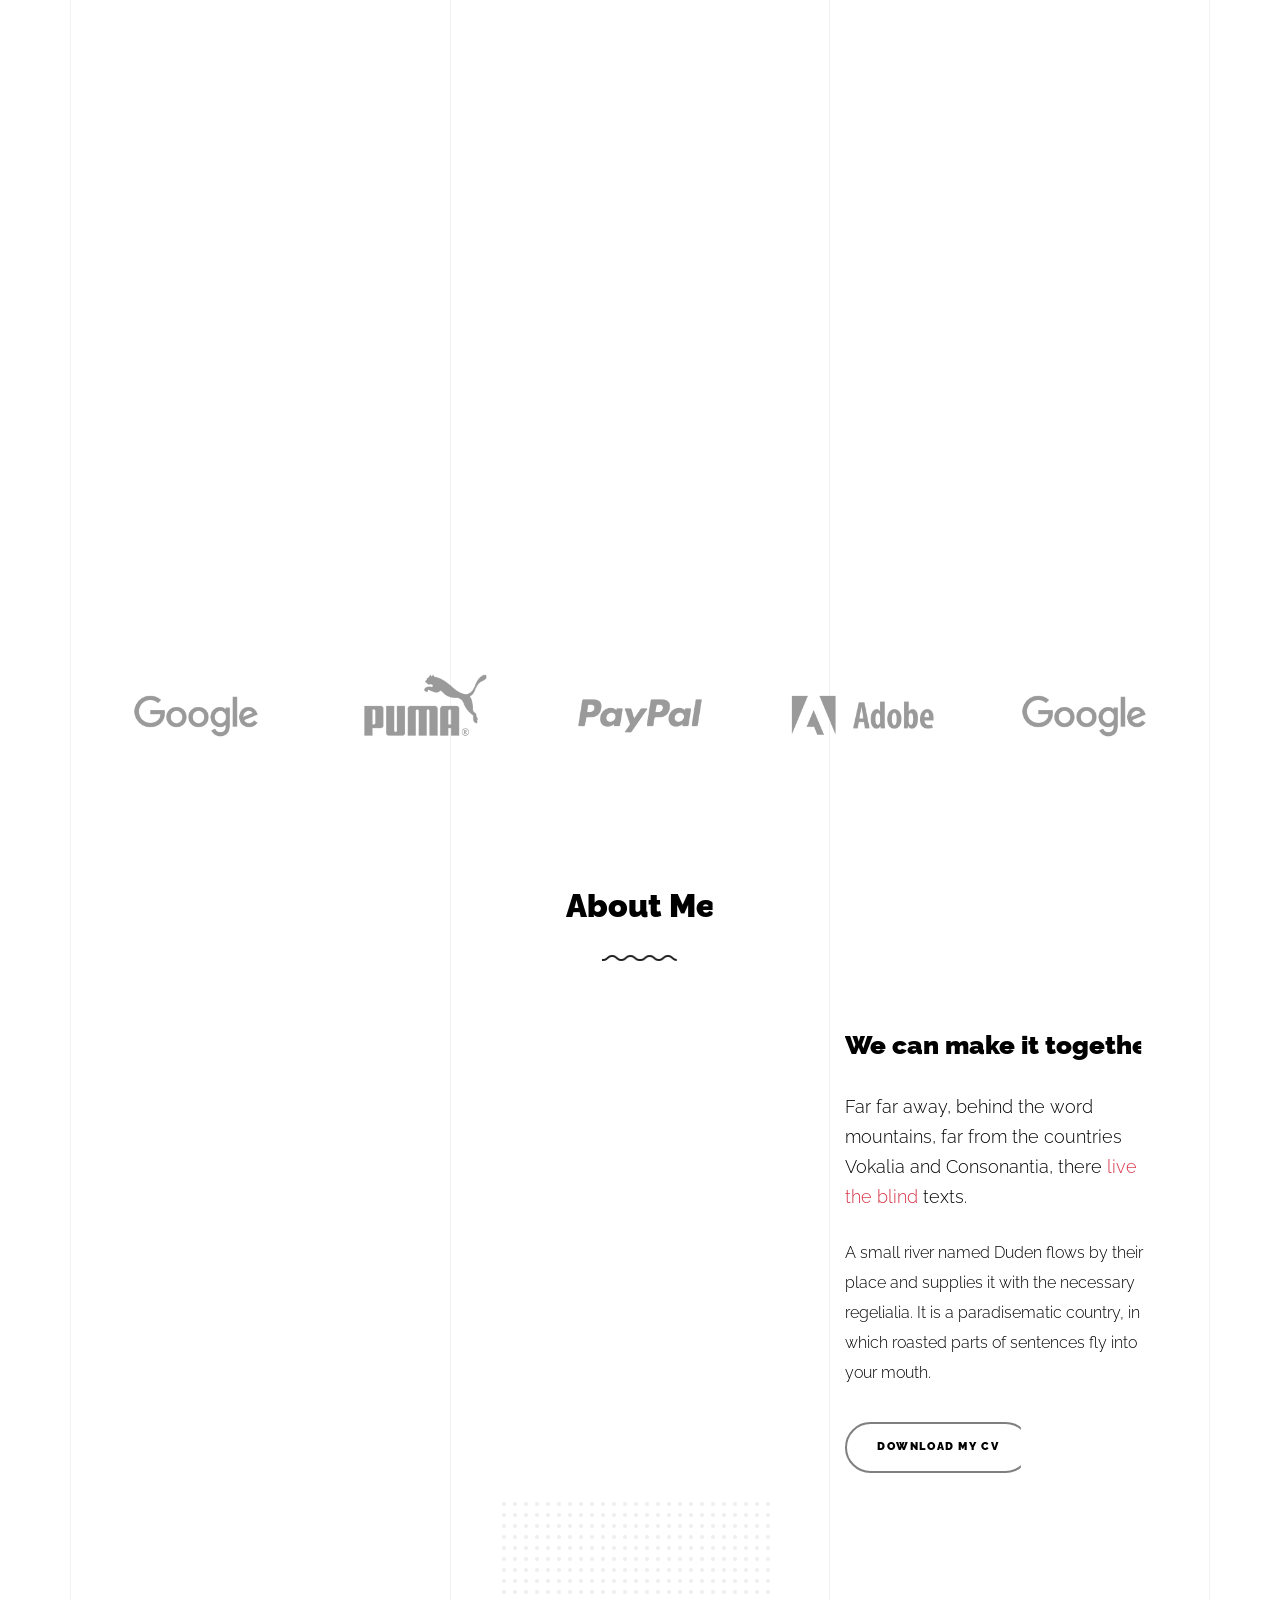
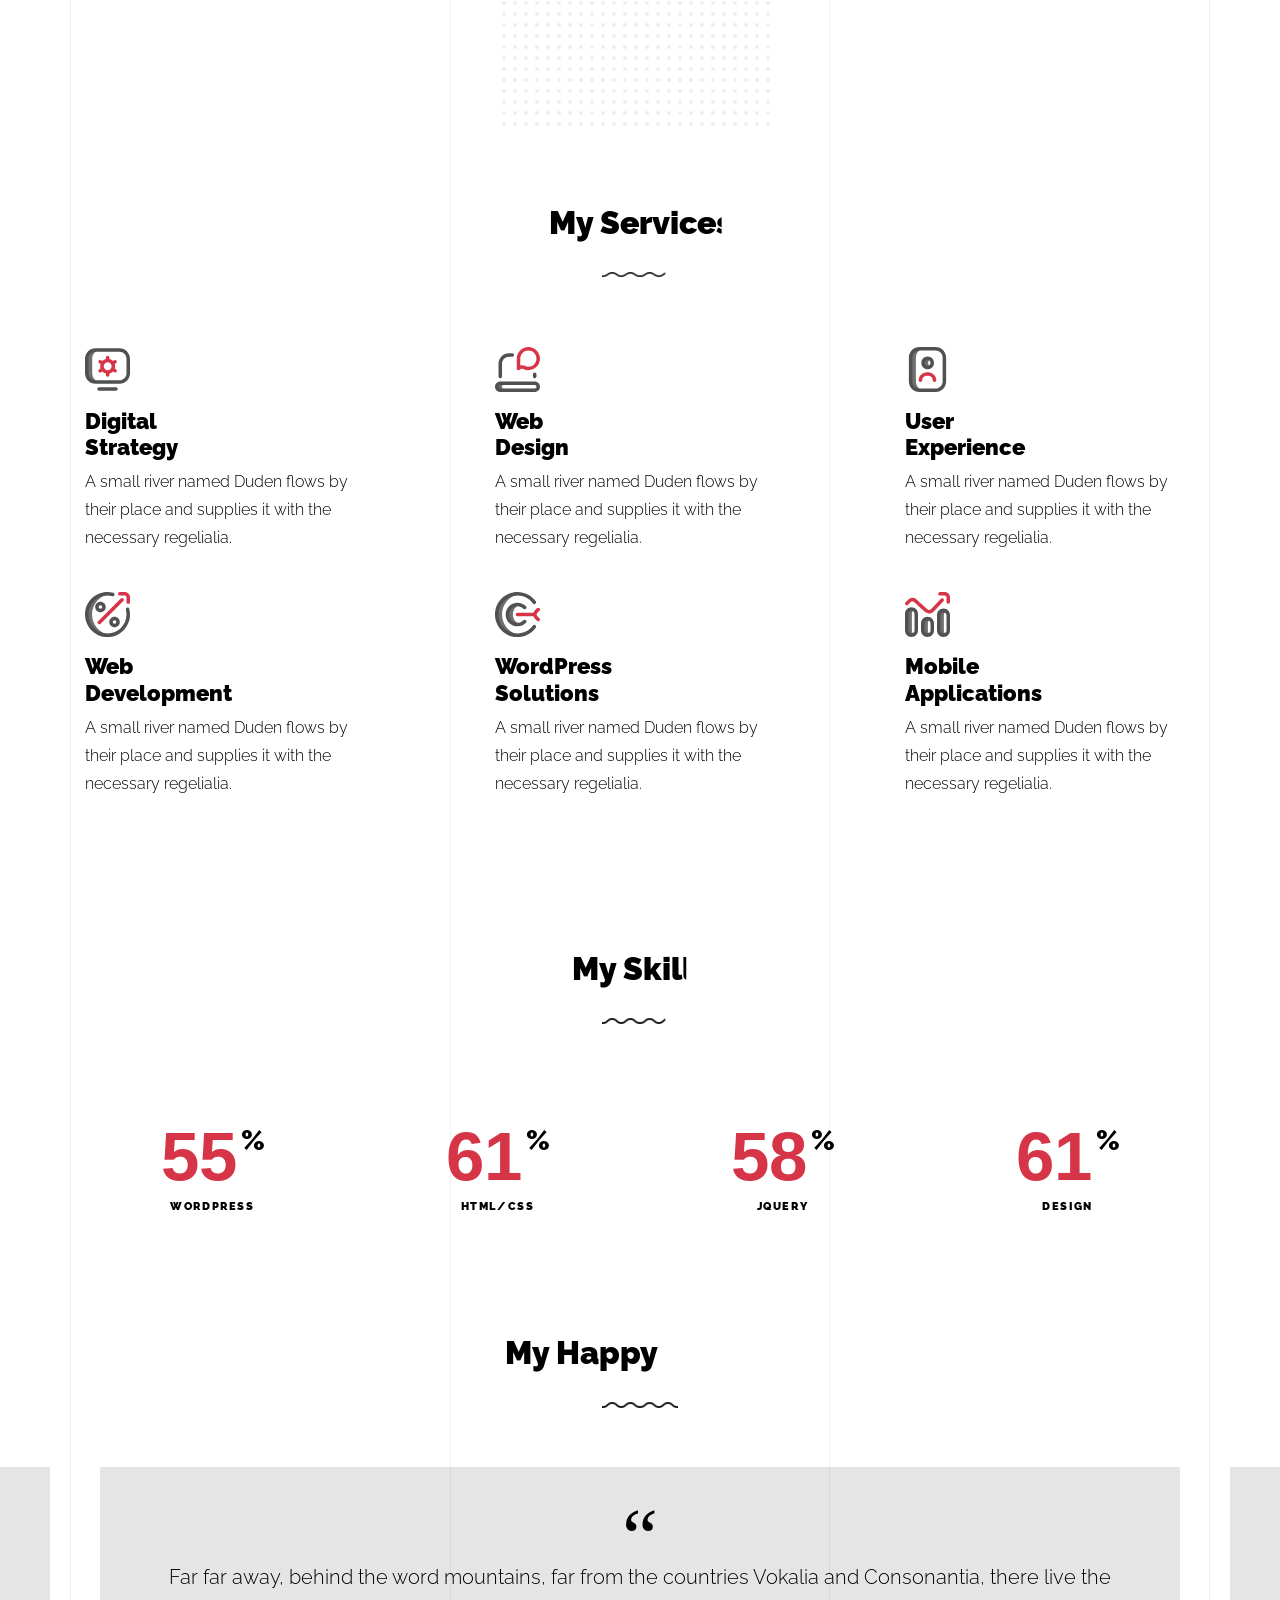
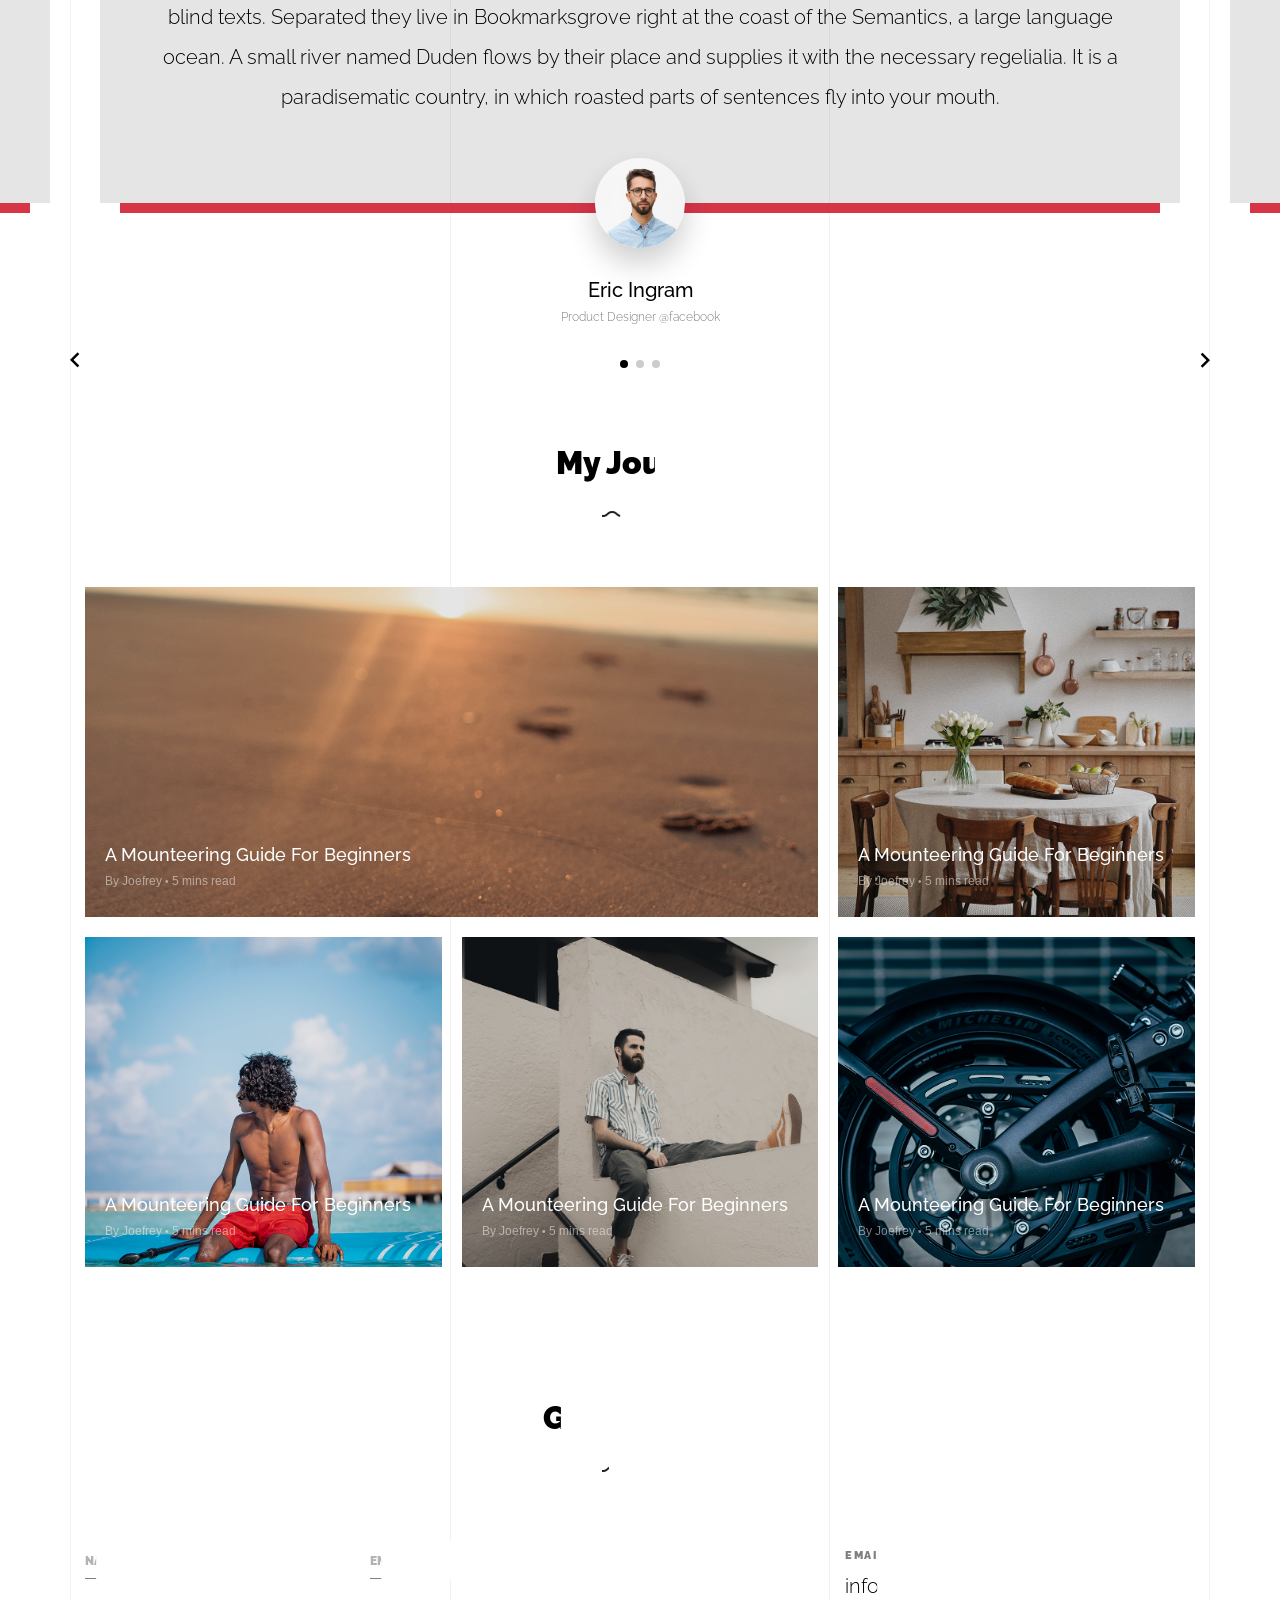
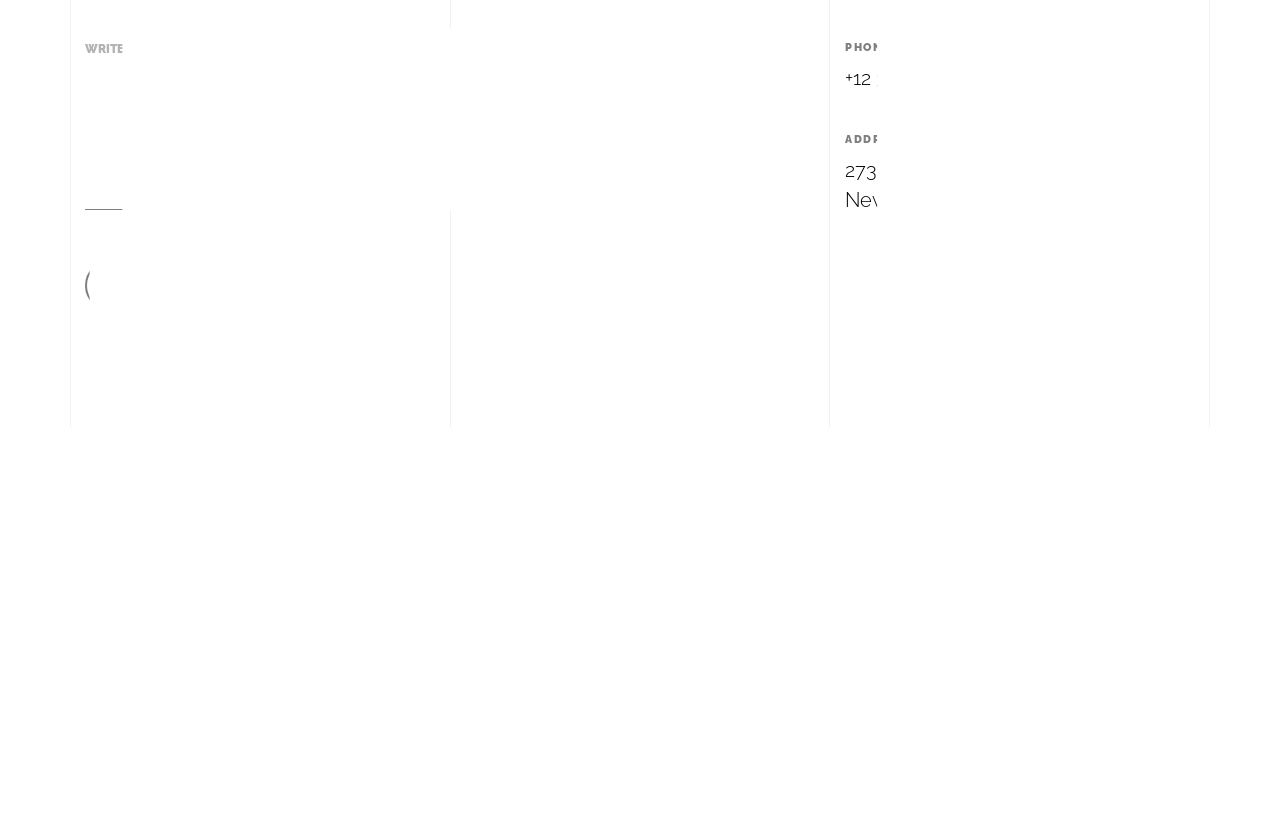
<file: light/index-sidebar-menu.html>
<!doctype html>
<html lang="en">
  <head>
    <title>Unfold &mdash; A onepage portfolio HTML template by Unslate.co</title>
    <meta charset="utf-8">
    <meta name="viewport" content="width=device-width, initial-scale=1, shrink-to-fit=no">

    <meta name="description" content="A onepage portfolio HTML template by Unslate.co">
    <meta name="keywords" content="html, css, javascript, jquery">
    <meta name="author" content="Unslate.co">

    <link rel="stylesheet" href="css/vendor/icomoon/style.css">
    <link rel="stylesheet" href="css/vendor/owl.carousel.min.css">
    <link rel="stylesheet" href="css/vendor/aos.css">
    <link rel="stylesheet" href="css/vendor/animate.min.css">
    <link rel="stylesheet" href="css/vendor/bootstrap.min.css">
    <link rel="stylesheet" href="css/vendor/jquery.fancybox.min.css">
    

    <!-- Theme Style -->
    <link rel="stylesheet" href="css/style.css">

  </head>
  <body data-spy="scroll" data-target=".site-nav-target" data-offset="200">

    <nav class="unslate_co--site-mobile-menu">
      <div class="close-wrap d-flex">
        <a href="#" class="d-flex ml-auto js-menu-toggle">
          <span class="close-label">Close</span>
          <div class="close-times">
            <span class="bar1"></span>
            <span class="bar2"></span>
          </div>
        </a>
      </div>
      <div class="site-mobile-inner"></div>
    </nav>


    <div class="unslate_co--site-wrap">

      <div class="unslate_co--site-inner">

        <div class="lines-wrap">
          <div class="lines-inner">
            <div class="lines"></div>
          </div>
        </div>
        <!-- END lines -->
      
      <nav class="unslate_co--site-nav dark site-nav-target">

        <div class="container">
        
          <div class="row align-items-center justify-content-between text-left">

            <div class="col-3">
              <div class="site-logo">
                <a href="index-sidebar-menu.html" class="unslate_co--site-logo">Unfold<span>.</span></a>
              </div>
            </div>
            <div class="col text-right">
              <ul class="site-nav-ul js-clone-nav text-left d-none d-lg-inline-none">
                <li class="has-children">
                  <a href="#home-section" class="nav-link">Home</a>
                  <ul class="dropdown">
                    <li>
                      <a href="index.html">Hero Image BG</a>
                    </li>
                    <li>
                      <a href="index-video.html">Video BG</a>
                    </li>
                    <li>
                      <a href="index-hero-slider.html">Hero Slider</a>
                    </li>
                    <li>
                      <a href="index-sidebar-menu.html">Sidebar Menu</a>
                    </li>
                    <li>
                      <a href="index-right-menu.html">Right Menu</a>
                    </li>
                  </ul>
                </li>
                <li><a href="#portfolio-section" class="nav-link">Portfolio</a></li>
                <li><a href="#about-section" class="nav-link">About</a></li>
                <li><a href="#services-section" class="nav-link">Services</a></li>
                <li><a href="#skills-section" class="nav-link">Skills</a></li>
                <li><a href="#testimonial-section" class="nav-link">Testimonial</a></li>
                <li><a href="#journal-section" class="nav-link">Journal</a></li>
                <li><a href="#contact-section" class="nav-link">Contact</a></li>
              </ul>
              
              <a href="#" class="burger-toggle-menu js-burger-toggle-menu ml-auto py-4">
                <span></span>
                <span></span>
                <span></span>
              </a>

            </div>
            
          </div>
        </div>

      </nav>
      <!-- END nav -->

      <div class="cover-v1 jarallax overlay" style="background-image: url('images/cover_bg_1.jpg');" id="home-section">
        <div class="container">
          <div class="row align-items-center">
              
            <div class="col-md-7 mx-auto text-center">
              <h1 class="heading gsap-reveal-hero text-white">Unfold</h1>
              <h2 class="subheading gsap-reveal-hero text-white">I’m Eric Woodman A Product Designer Based In San Francisco</h2>
            </div>

          </div>
        </div>


        <!-- dov -->
        <a href="#portfolio-section" class="mouse-wrap smoothscroll">
          <span class="mouse">
            <span class="scroll"></span>
          </span>
          <span class="mouse-label">Scroll</span>
        </a>

      </div>
      <!-- END .cover-v1 -->

      <div class="unslate_co--section" id="portfolio-section">
        <div class="container">
          
          
          <div class="relative"><div class="loader-portfolio-wrap"><div class="loader-portfolio dark"></div></div> </div>
          <div id="portfolio-single-holder"></div>

          <div class="portfolio-wrapper">

            <div class="d-flex align-items-center mb-4 gsap-reveal gsap-reveal-filter">
              <h2 class="mr-auto heading-h2">Portfolio</h2>
              
              <a href="#" class="text-black js-filter d-inline-block d-lg-none">Filter</a>
              
              <div class="filter-wrap">
                <div class="filter ml-auto" id="filters">
                  <a href="#" class="active" data-filter="*">All</a>
                  <a href="#" data-filter=".web">Web</a>
                  <a href="#" data-filter=".branding">Branding</a>
                  <a href="#" data-filter=".illustration">Illustration</a>
                  <a href="#" data-filter=".packaging">Packaging</a>
                </div>
              </div>
            </div>


            
            <div id="posts" class="row gutter-isotope-item">
              <div class="item web branding col-sm-6 col-md-6 col-lg-4 isotope-mb-2">
                <a href="portfolio-single-1.html" class="portfolio-item ajax-load-page isotope-item gsap-reveal-img" data-id="1">
                    <div class="overlay">
                      <span class="wrap-icon icon-link2"></span>
                      <div class="portfolio-item-content">
                        <h3>Shoe Rebranding</h3>
                        <p>web, branding</p>
                      </div>
                    </div>
                    <img src="images/work_1_md.jpg" class="lazyload  img-fluid" alt="Images" />
                  </a>
              </div>
              <div class="item branding packaging illustration col-sm-6 col-md-6 col-lg-4 isotope-mb-2 ">
                <a href="portfolio-single-3.html" class="portfolio-item ajax-load-page item-portrait isotope-item gsap-reveal-img" data-id="3">
                    <div class="overlay">
                      <span class="wrap-icon icon-link2"></span>
                      <div class="portfolio-item-content">
                        <h3>Reworking</h3>
                        <p>branding, packaging, illustration</p>
                      </div>
                    </div>
                    <img src="images/work_2_md.jpg" class="lazyload  img-fluid" alt="Images" />
                  </a>
              </div>

              <div class="item branding packaging col-sm-6 col-md-6 col-lg-4 isotope-mb-2">
                <a href="portfolio-single-4.html" class="portfolio-item isotope-item ajax-load-page gsap-reveal-img" data-id="4">
                    <div class="overlay">
                      <span class="wrap-icon icon-link2"></span>
                      <div class="portfolio-item-content">
                        <h3>Modern Building</h3>
                        <p>branding, packaging</p>
                      </div>
                    </div>
                    <img src="images/work_3_md.jpg" class="lazyload  img-fluid" alt="Images" />
                  </a>
              </div>

              <div class="item web packaging col-sm-6 col-md-6 col-lg-4 isotope-mb-2">

                <a href="images/work_4_full.jpg" class="portfolio-item isotope-item gsap-reveal-img" data-fancybox="gallery" data-caption="Watch">
                    <div class="overlay">
                      <span class="wrap-icon icon-photo2"></span>
                      <div class="portfolio-item-content">
                        <h3>Watch</h3>
                        <p>web, packaging</p>
                      </div>
                    </div>
                    <img src="images/work_4_full.jpg" class="lazyload  img-fluid" alt="Images" />
                  </a>

              </div>

              <div class="item illustration packaging col-sm-6 col-md-6 col-lg-4 isotope-mb-2">
                <a href="images/work_5_md.jpg" class="portfolio-item isotope-item gsap-reveal-img" data-fancybox="gallery" data-caption="Shoe Rebranding">
                    <div class="overlay">
                      <span class="wrap-icon icon-photo2"></span>
                      <div class="portfolio-item-content">
                        <h3>Shoe Rebranding</h3>
                        <p>illustration, packaging</p>
                      </div>
                    </div>
                    <img src="images/work_5_md.jpg" class="lazyload  img-fluid" alt="Images" />
                  </a>
              </div>

              <div class="item web branding col-sm-6 col-md-6 col-lg-4 isotope-mb-2">
                <a href="portfolio-single-2.html" class="portfolio-item ajax-load-page item-portrait isotope-item gsap-reveal-img" data-id="2">
                    <div class="overlay">
                      <span class="wrap-icon icon-link2"></span>
                      <div class="portfolio-item-content">
                        <h3>Reshape</h3>
                        <p>web, branding</p>
                      </div>
                    </div>
                    <img src="images/work_6_md.jpg" class="lazyload  img-fluid" alt="Images" />
                  </a>
              </div>

              <div class="item branding packaging col-sm-6 col-md-6 col-lg-4 isotope-mb-2">
                <a href="images/work_7_a_md.jpg" class="portfolio-item item-portrait isotope-item gsap-reveal-img" data-fancybox="gallery" data-caption="Modern Building">
                    <div class="overlay">
                      <span class="wrap-icon icon-photo2"></span>
                      <div class="portfolio-item-content">
                        <h3>Modern Building</h3>
                        <p>branding, packaging</p>
                      </div>
                    </div>
                    <img src="images/work_7_a_md.jpg" class="lazyload  img-fluid" alt="Images" />
                  </a>
              </div>

              <div class="item web branding col-sm-6 col-md-6 col-lg-4 isotope-mb-2">
                <a href="https://www.youtube.com/watch?v=mwtbEGNABWU" class="portfolio-item isotope-item gsap-reveal-img" data-fancybox="gallery" data-caption="Showreel 2019">
                    <div class="overlay">
                      <span class="wrap-icon icon-play_circle_filled"></span>
                      <div class="portfolio-item-content">
                        <h3>Showreel 2019</h3>
                        <p>web, branding</p>
                      </div>
                    </div>
                    <img src="images/work_8_md.jpg" class="lazyload  img-fluid" alt="Images" />
                  </a>
              </div>

              <div class="item web illustration col-sm-6 col-md-6 col-lg-4 isotope-mb-2">
                <a href="images/work_9_a_md.jpg" class="portfolio-item isotope-item gsap-reveal-img" data-fancybox="gallery" data-caption="Render Packaging">
                    <div class="overlay">
                      <span class="wrap-icon icon-photo2"></span>
                      <div class="portfolio-item-content">
                        <h3>Render Packaging</h3>
                        <p>web, illustration</p>
                      </div>
                    </div>
                    <img src="images/work_9_a_md.jpg" class="lazyload  img-fluid" alt="Images" />
                  </a>
              </div>

            </div>
            
          </div>


        </div>
      </div>


      <div class="unslate_co--section">
        <div class="container">
          <div class="owl-carousel logo-slider">
            <div class="logo-v1 gsap-reveal">
              <img src="images/logo-google.png" alt="Image" class="img-fluid">
            </div>
            <div class="logo-v1 gsap-reveal">
              <img src="images/logo-puma.png" alt="Image" class="img-fluid">
            </div>
            <div class="logo-v1 gsap-reveal">
              <img src="images/logo-paypal.png" alt="Image" class="img-fluid">
            </div>
            <div class="logo-v1 gsap-reveal">
              <img src="images/logo-adobe.png" alt="Image" class="img-fluid">
            </div>
          </div>
        </div>
      </div>



      <div class="unslate_co--section" id="about-section">
        <div class="container">
          
          <div class="section-heading-wrap text-center mb-5">
            <h2 class="heading-h2 text-center divider"><span class="gsap-reveal">About Me</span></h2>
            <span class="gsap-reveal"><img src="images/divider.png" alt="divider" width="76"></span>
          </div>
          

          <div class="row mt-5 justify-content-between">
            <div class="col-lg-7 mb-5 mb-lg-0" data-aos="fade-up">
              <figure class="dotted-bg gsap-reveal-img">
                <img src="images/about_me_pic.jpg" alt="Image" class="img-fluid">
              </figure>
            </div>
            <div class="col-lg-4 pr-lg-5">
              <h3 class="mb-4 heading-h3"><span class="gsap-reveal">We can make it together</span></h3>
              <p class="lead gsap-reveal">Far far away, behind the word mountains, far from the countries Vokalia and Consonantia, there <a href="#">live the blind</a> texts. </p>
              <p class="mb-4 gsap-reveal">A small river named Duden flows by their place and supplies it with the necessary regelialia. It is a paradisematic country, in which roasted parts of sentences fly into your mouth.</p>
              <p class="gsap-reveal"><a href="#" class="btn btn-outline-pill btn-custom-light">Download my CV</a></p>
            </div>
          </div>
        </div>
      </div>

      <div class="unslate_co--section" id="services-section">
        <div class="container">

          <div class="section-heading-wrap text-center mb-5">
            <h2 class="heading-h2 text-center divider"><span class="gsap-reveal">My Services</span></h2>
            <span class="gsap-reveal"><img src="images/divider.png" alt="divider" width="76"></span>
          </div>

          <div class="row gutter-v3">
            <div class="col-md-6 col-lg-4 mb-4">
              <div class="feature-v1" data-aos="fade-up" data-aos-delay="0">
                <div class="wrap-icon mb-3">
                  <img src="images/svg/001-options.svg" alt="Image" width="45">
                </div>
                <h3>Digital <br> Strategy</h3>
                <p>A small river named Duden flows by their place and supplies it with the necessary regelialia. </p>
              </div> 
            </div>
            <div class="col-md-6 col-lg-4 mb-4">
              <div class="feature-v1" data-aos="fade-up" data-aos-delay="100">
                <div class="wrap-icon mb-3">
                  <img src="images/svg/002-chat.svg" alt="Icon" width="45">
                </div>
                <h3>Web <br> Design</h3>
                <p>A small river named Duden flows by their place and supplies it with the necessary regelialia. </p>
              </div> 
            </div>
            <div class="col-md-6 col-lg-4 mb-4">
              <div class="feature-v1" data-aos="fade-up" data-aos-delay="200">
                <div class="wrap-icon mb-3">
                  <img src="images/svg/003-contact-book.svg" alt="Image" class="img-fluid" width="45">
                </div>
                <h3>User <br> Experience</h3>
                <p>A small river named Duden flows by their place and supplies it with the necessary regelialia. </p>
              </div> 
            </div>

            <div class="col-md-6 col-lg-4 mb-4">
              <div class="feature-v1" data-aos="fade-up" data-aos-delay="0">
                <div class="wrap-icon mb-3">
                  <img src="images/svg/004-percentage.svg" alt="Image" width="45">
                </div>
                <h3>Web <br> Development</h3>
                <p>A small river named Duden flows by their place and supplies it with the necessary regelialia. </p>
              </div> 
            </div>
            <div class="col-md-6 col-lg-4 mb-4">
              <div class="feature-v1" data-aos="fade-up" data-aos-delay="100">
                <div class="wrap-icon mb-3">
                  <img src="images/svg/006-goal.svg" alt="Image" width="45">
                </div>
                <h3>WordPress <br> Solutions</h3>
                <p>A small river named Duden flows by their place and supplies it with the necessary regelialia. </p>
              </div> 
            </div>
            <div class="col-md-6 col-lg-4 mb-4">
              <div class="feature-v1" data-aos="fade-up" data-aos-delay="200">
                <div class="wrap-icon mb-3">
                  <img src="images/svg/005-line-chart.svg" alt="Image" width="45">
                </div>
                <h3>Mobile <br> Applications</h3>
                <p>A small river named Duden flows by their place and supplies it with the necessary regelialia. </p>
              </div> 
            </div>

          </div>

        </div>
      </div>

      <div class="unslate_co--section section-counter" id="skills-section">
        <div class="container">
          <div class="section-heading-wrap text-center mb-5">
            <h2 class="heading-h2 text-center divider"><span class="gsap-reveal">My Skills</span></h2>
            <span class="gsap-reveal"><img src="images/divider.png" alt="divider" width="76"></span>
          </div>


          <div class="row pt-5">
            <div class="col-6 col-sm-6 mb-5 mb-lg-0 col-md-6 col-lg-3" data-aos="fade-up" data-aos-delay="0">
              <div class="counter-v1 text-center">
                <span class="number-wrap">
                  <span class="number number-counter" data-number="90">0</span>
                  <span class="append-text">%</span>
                </span>
                <span class="counter-label">WordPress</span>
              </div>
            </div>
            <div class="col-6 col-sm-6 mb-5 mb-lg-0 col-md-6 col-lg-3" data-aos="fade-up" data-aos-delay="100">
              <div class="counter-v1 text-center">
                <span class="number-wrap">
                  <span class="number number-counter" data-number="99">0</span>
                  <span class="append-text">%</span>
                </span>
                <span class="counter-label">HTML/CSS</span>
              </div>
            </div>
            <div class="col-6 col-sm-6 mb-5 mb-lg-0 col-md-6 col-lg-3" data-aos="fade-up" data-aos-delay="200">
              <div class="counter-v1 text-center">
                <span class="number-wrap">
                  <span class="number number-counter" data-number="95">0</span>
                  <span class="append-text">%</span>
                </span>
                <span class="counter-label">jQuery</span>
              </div>
            </div>
            <div class="col-6 col-sm-6 mb-5 mb-lg-0 col-md-6 col-lg-3" data-aos="fade-up" data-aos-delay="300">
              <div class="counter-v1 text-center">
                <span class="number-wrap">
                  <span class="number number-counter" data-number="100">0</span>
                  <span class="append-text">%</span>
                </span>
                <span class="counter-label">Design</span>
              </div>
            </div>
          </div>
        </div>
      </div>
      <!-- END .counter -->

      <div class="unslate_co--section" id="testimonial-section">
        <div class="container">
          <div class="section-heading-wrap text-center mb-5">
            <h2 class="heading-h2 text-center divider"><span class="gsap-reveal">My Happy Clients</span></h2>
            <img src="images/divider.png" alt="divider" width="76">
          </div>
        </div>

        <div class="owl-carousel testimonial-slider">
          <div>
            <div class="testimonial-v1">
              <div class="testimonial-inner-bg">
                <span class="quote">&ldquo;</span>
                <blockquote>
                  Far far away, behind the word mountains, far from the countries Vokalia and Consonantia, there live the blind texts. Separated they live in Bookmarksgrove right at the coast of the Semantics, a large language ocean. A small river named Duden flows by their place and supplies it with the necessary regelialia. It is a paradisematic country, in which roasted parts of sentences fly into your mouth.
                </blockquote>
              </div>
              
              <div class="testimonial-author-info">
                <img src="images/person_man_1.jpg" alt="Image">
                <h3>Eric Ingram</h3>
                <span class="d-block position">Product Designer @facebook</span>
              </div>

            </div>
          </div>
          <div>
            <div class="testimonial-v1">
              <div class="testimonial-inner-bg">
                <span class="quote">&ldquo;</span>
                <blockquote>
                  Far far away, behind the word mountains, far from the countries Vokalia and Consonantia, there live the blind texts. Separated they live in Bookmarksgrove right at the coast of the Semantics, a large language ocean. A small river named Duden flows by their place and supplies it with the necessary regelialia. It is a paradisematic country, in which roasted parts of sentences fly into your mouth.
                </blockquote>
              </div>
              
              <div class="testimonial-author-info">
                <img src="images/person_man_2.jpg" alt="Image">
                <h3>Ryan Mullins</h3>
                <span class="d-block position">Product Designer @Shopify</span>
              </div>

            </div>
          </div>
          <div>
            <div class="testimonial-v1">
              <div class="testimonial-inner-bg">
                <span class="quote">&ldquo;</span>
                <blockquote>
                  Far far away, behind the word mountains, far from the countries Vokalia and Consonantia, there live the blind texts. Separated they live in Bookmarksgrove right at the coast of the Semantics, a large language ocean. A small river named Duden flows by their place and supplies it with the necessary regelialia. It is a paradisematic country, in which roasted parts of sentences fly into your mouth.
                </blockquote>
              </div>
              
              <div class="testimonial-author-info">
                <img src="images/person_woman_1.jpg" alt="Image">
                <h3>Erica Miller</h3>
                <span class="d-block position">Product Designer @Twitter</span>
              </div>

            </div>
          </div>
        </div>

      </div>
      <!-- END testimonial -->

      <div class="unslate_co--section" id="journal-section">
        <div class="container">
          <div class="section-heading-wrap text-center mb-5">
            <h2 class="heading-h2 text-center divider"><span class="gsap-reveal">My Journal</span></h2>
            <span class="gsap-reveal"><img src="images/divider.png" alt="divider" width="76"></span>
          </div>

          
          <div class="row gutter-v4 align-items-stretch">
            <div class="col-sm-6 col-md-6 col-lg-8 blog-post-entry" data-aos="fade-up" data-aos-delay="0">

              <a href="blog-single.html" class="grid-item blog-item w-100 h-100">
                <div class="overlay">
                  <div class="portfolio-item-content">
                    <h3>A Mounteering Guide For Beginners</h3>
                    <p class="post-meta">By Joefrey <span class="small">&bullet;</span> 5 mins read</p>
                  </div>
                </div>
                <img src="images/post_1.jpg" class="lazyload" alt="Image" />
              </a>


            </div>
            <div class="col-sm-6 col-md-6 col-lg-4 blog-post-entry" data-aos="fade-up" data-aos-delay="100">
              <a href="blog-single.html" class="grid-item blog-item w-100 h-100">
                <div class="overlay">
                  <div class="portfolio-item-content">
                    <h3>A Mounteering Guide For Beginners</h3>
                    <p class="post-meta">By Joefrey <span class="small">&bullet;</span> 5 mins read</p>
                  </div>
                </div>
                <img src="images/post_2.jpg" class="lazyload" alt="Image" />
              </a>
            </div>


            <div class="col-sm-6 col-md-6 col-lg-4 blog-post-entry" data-aos="fade-up" data-aos-delay="0">

              <a href="blog-single.html" class="grid-item blog-item w-100 h-100">
                <div class="overlay">
                  <div class="portfolio-item-content">
                    <h3>A Mounteering Guide For Beginners</h3>
                    <p class="post-meta">By Joefrey <span class="small">&bullet;</span> 5 mins read</p>
                  </div>
                </div>
                <img src="images/post_3.jpg" class="lazyload" alt="Image" />
              </a>


            </div>
            <div class="col-sm-6 col-md-6 col-lg-4 blog-post-entry" data-aos="fade-up" data-aos-delay="100">
              <a href="blog-single.html" class="grid-item blog-item w-100 h-100">
                <div class="overlay">
                  <div class="portfolio-item-content">
                    <h3>A Mounteering Guide For Beginners</h3>
                    <p class="post-meta">By Joefrey <span class="small">&bullet;</span> 5 mins read</p>
                  </div>
                </div>
                <img src="images/post_4.jpg" class="lazyload" alt="Image" />
              </a>
            </div>

            <div class="col-sm-6 col-md-6 col-lg-4 blog-post-entry" data-aos="fade-up" data-aos-delay="200">
              <a href="blog-single.html" class="grid-item blog-item w-100 h-100">
                <div class="overlay">
                  <div class="portfolio-item-content">
                    <h3>A Mounteering Guide For Beginners</h3>
                    <p class="post-meta">By Joefrey <span class="small">&bullet;</span> 5 mins read</p>
                  </div>
                </div>
                <img src="images/post_5.jpg" class="lazyload" alt="Image" />
              </a>
            </div>


          </div>

        </div>
      </div>
      <!-- END blog posts -->



      <div class="unslate_co--section" id="contact-section">
        <div class="container">
          <div class="section-heading-wrap text-center mb-5">
            <h2 class="heading-h2 text-center divider"><span class="gsap-reveal">Get In Touch</span></h2>
            <span class="gsap-reveal"><img src="images/divider.png" alt="divider" width="76"></span>
          </div>


          <div class="row justify-content-between">
            
            <div class="col-md-6">
              <form method="post" class="form-outline-style-v1" id="contactForm">
                <div class="form-group row mb-0">

                  <div class="col-lg-6 form-group gsap-reveal">
                    <label for="name">Name</label>
                    <input name="name" type="text" class="form-control" id="name">
                  </div>
                  <div class="col-lg-6 form-group gsap-reveal">
                    <label for="email">Email</label>
                    <input name="email" type="email" class="form-control" id="email">
                  </div>
                  <div class="col-lg-12 form-group gsap-reveal">
                    <label for="message">Write your message...</label>
                    <textarea name="message" id="message" cols="30" rows="7" class="form-control"></textarea>
                  </div>
                </div>
                <div class="form-group row gsap-reveal">
                    <div class="col-md-12 d-flex align-items-center">
                      <input type="submit" class="btn btn-outline-pill btn-custom-light mr-3" value="Send Message">
                      <span class="submitting"></span>
                    </div>
                  </div>
              </form>
              <div id="form-message-warning" class="mt-4"></div> 
              <div id="form-message-success">
                Your message was sent, thank you!
              </div>

            </div>

            <div class="col-md-4">
              <div class="contact-info-v1">
                <div class="gsap-reveal d-block">
                  <span class="d-block contact-info-label">Email</span>
                  <a href="#" class="contact-info-val">info@unslate.co</a>
                </div>
                <div class="gsap-reveal d-block">
                  <span class="d-block contact-info-label">Phone</span>
                  <a href="#" class="contact-info-val">+12 345 6789 012</a>
                </div>
                <div class="gsap-reveal d-block">
                  <span class="d-block contact-info-label">Address</span>
                  <address class="contact-info-val">273 South Riverview Rd. <br> New York, NY 10011</address>
                </div>
              </div>
            </div>

          </div>
        </div>
      </div>
      </div>

      <footer class="unslate_co--footer unslate_co--section">
        <div class="container">
          <div class="row justify-content-center">
            <div class="col-md-7">
              
              <div class="footer-site-logo"><a href="#">Unfold<span>.</span></a></div>

              <ul class="footer-site-social">
                <li><a href="#">Facebook</a></li>
                <li><a href="#">Twitter</a></li>
                <li><a href="#">Instagram</a></li>
                <li><a href="#">Dribbble</a></li>
                <li><a href="#">Behance</a></li>
              </ul>

              <p class="site-copyright">
                <small>&copy; 2020 <a href="#">Unfold</a>. All Rights Reserved. Design with <span class="icon-heart text-danger"></span> by <a href="#">Unslate.co</a>.</small>
              </p>

            </div>
          </div>
        </div>
      </footer>

      
    </div>

    <!-- Loader -->
    <div id="unslate_co--overlayer"></div>
    <div class="site-loader-wrap">
      <div class="site-loader dark"></div>
    </div>

    <script src="js/scripts-dist.js"></script>
    <script src="js/main.js"></script>

    <!-- Global site tag (gtag.js) - Google Analytics -->
<script async src="https://www.googletagmanager.com/gtag/js?id=UA-157808202-1"></script>
<script>
  window.dataLayer = window.dataLayer || [];
  function gtag(){dataLayer.push(arguments);}
  gtag('js', new Date());

  gtag('config', 'UA-157808202-1');
</script>

  </body>
</html>
</file>
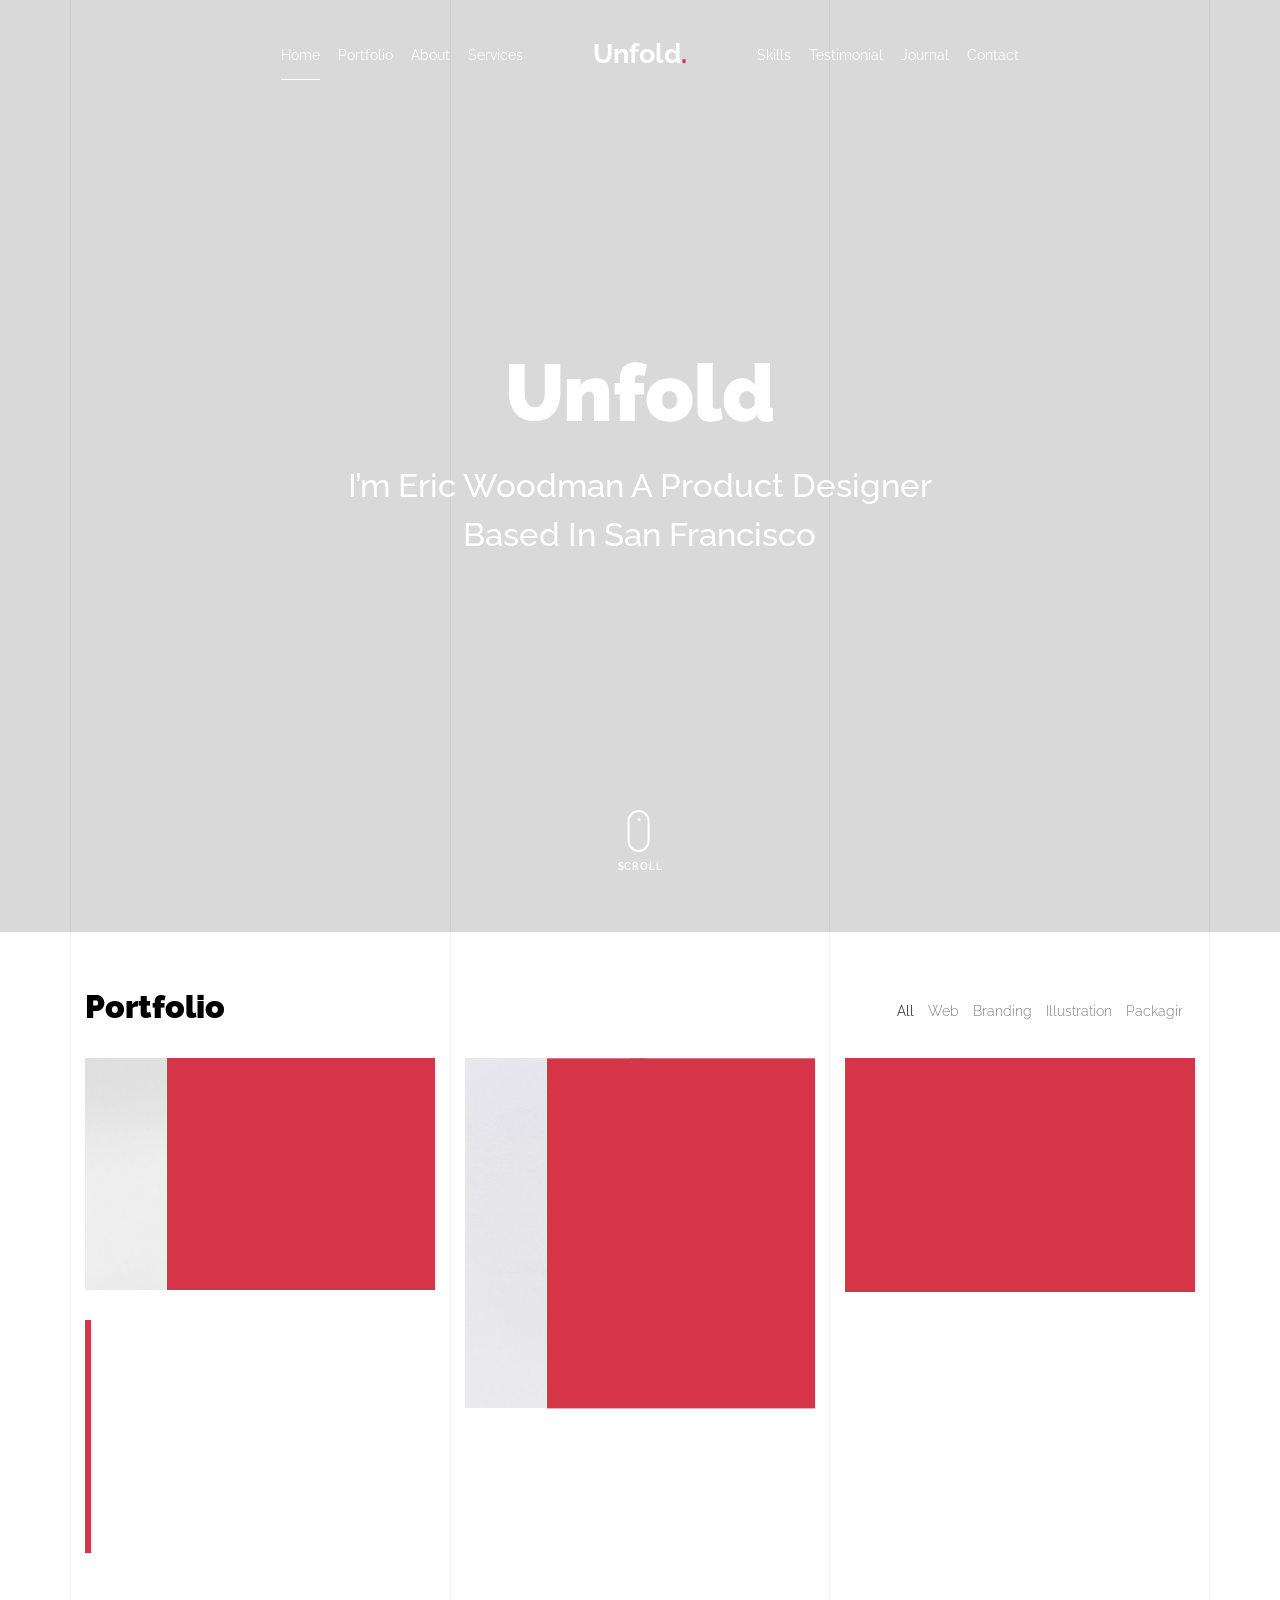
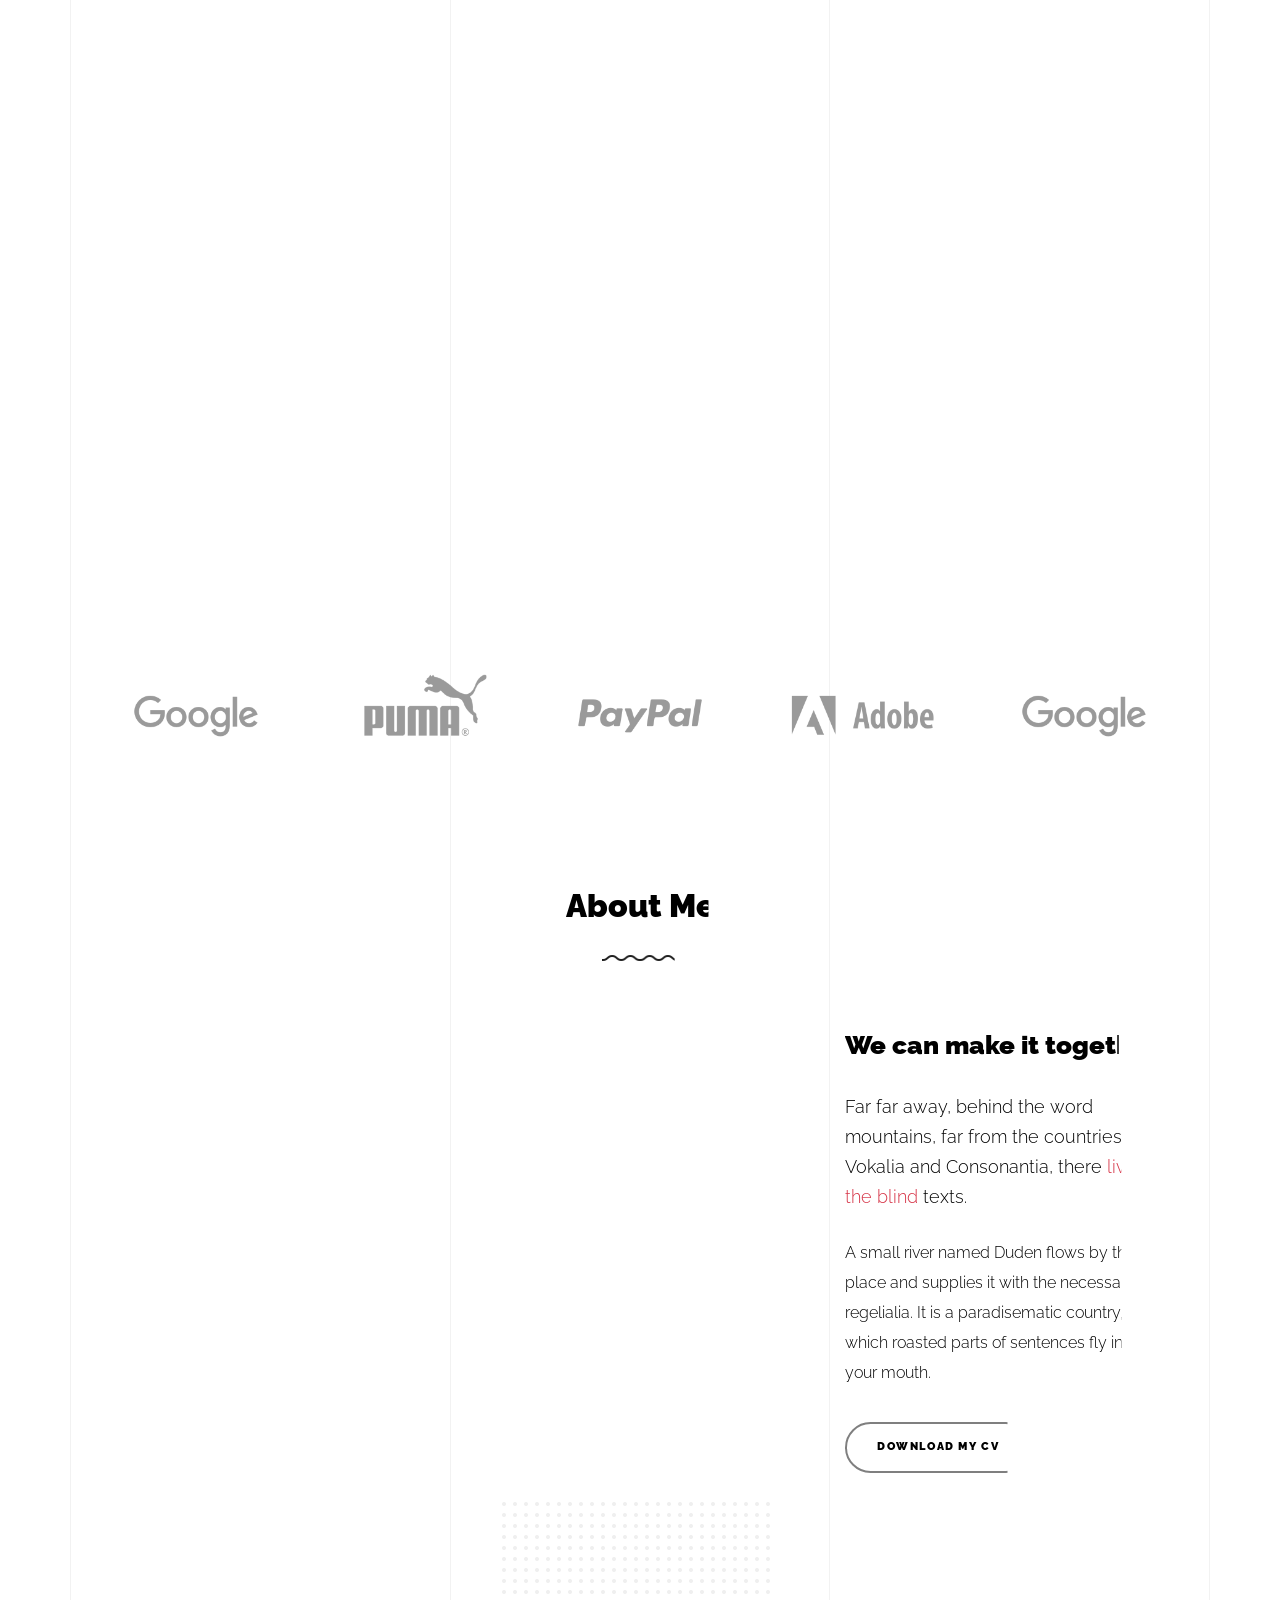
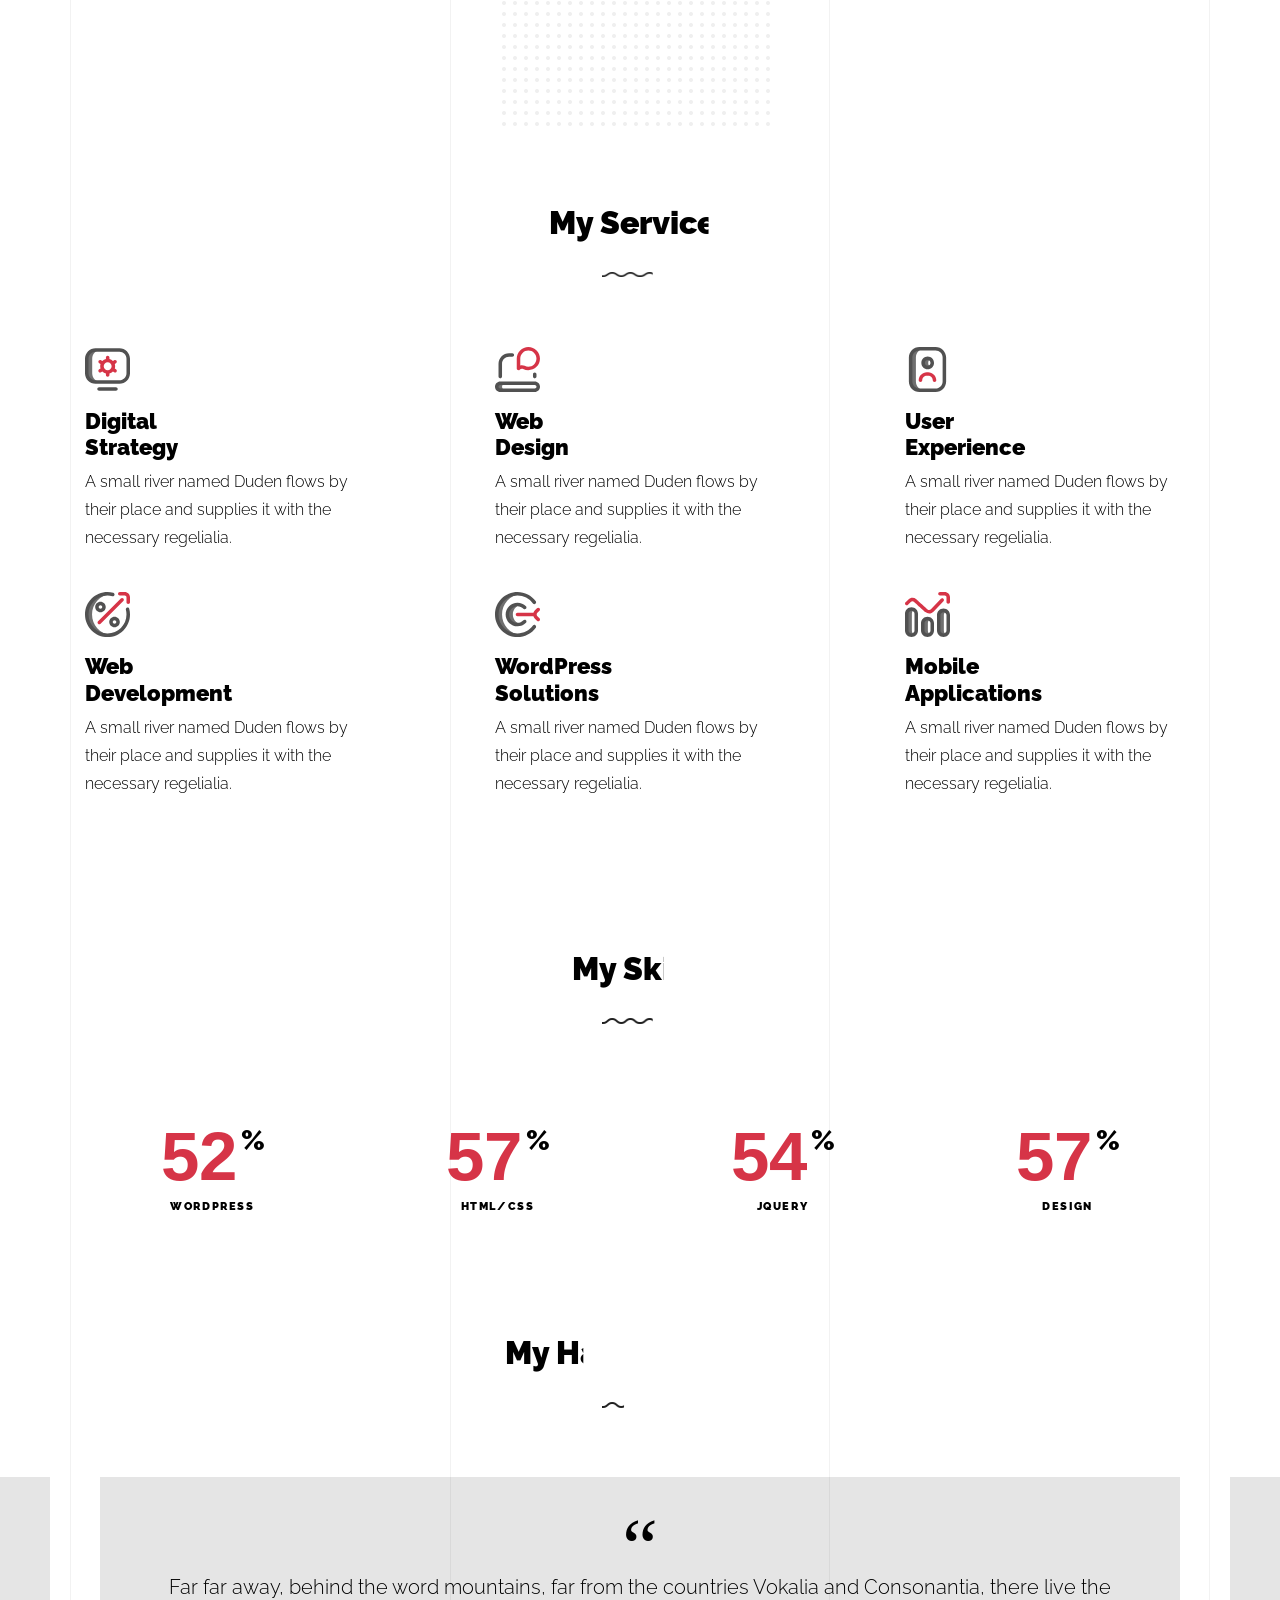
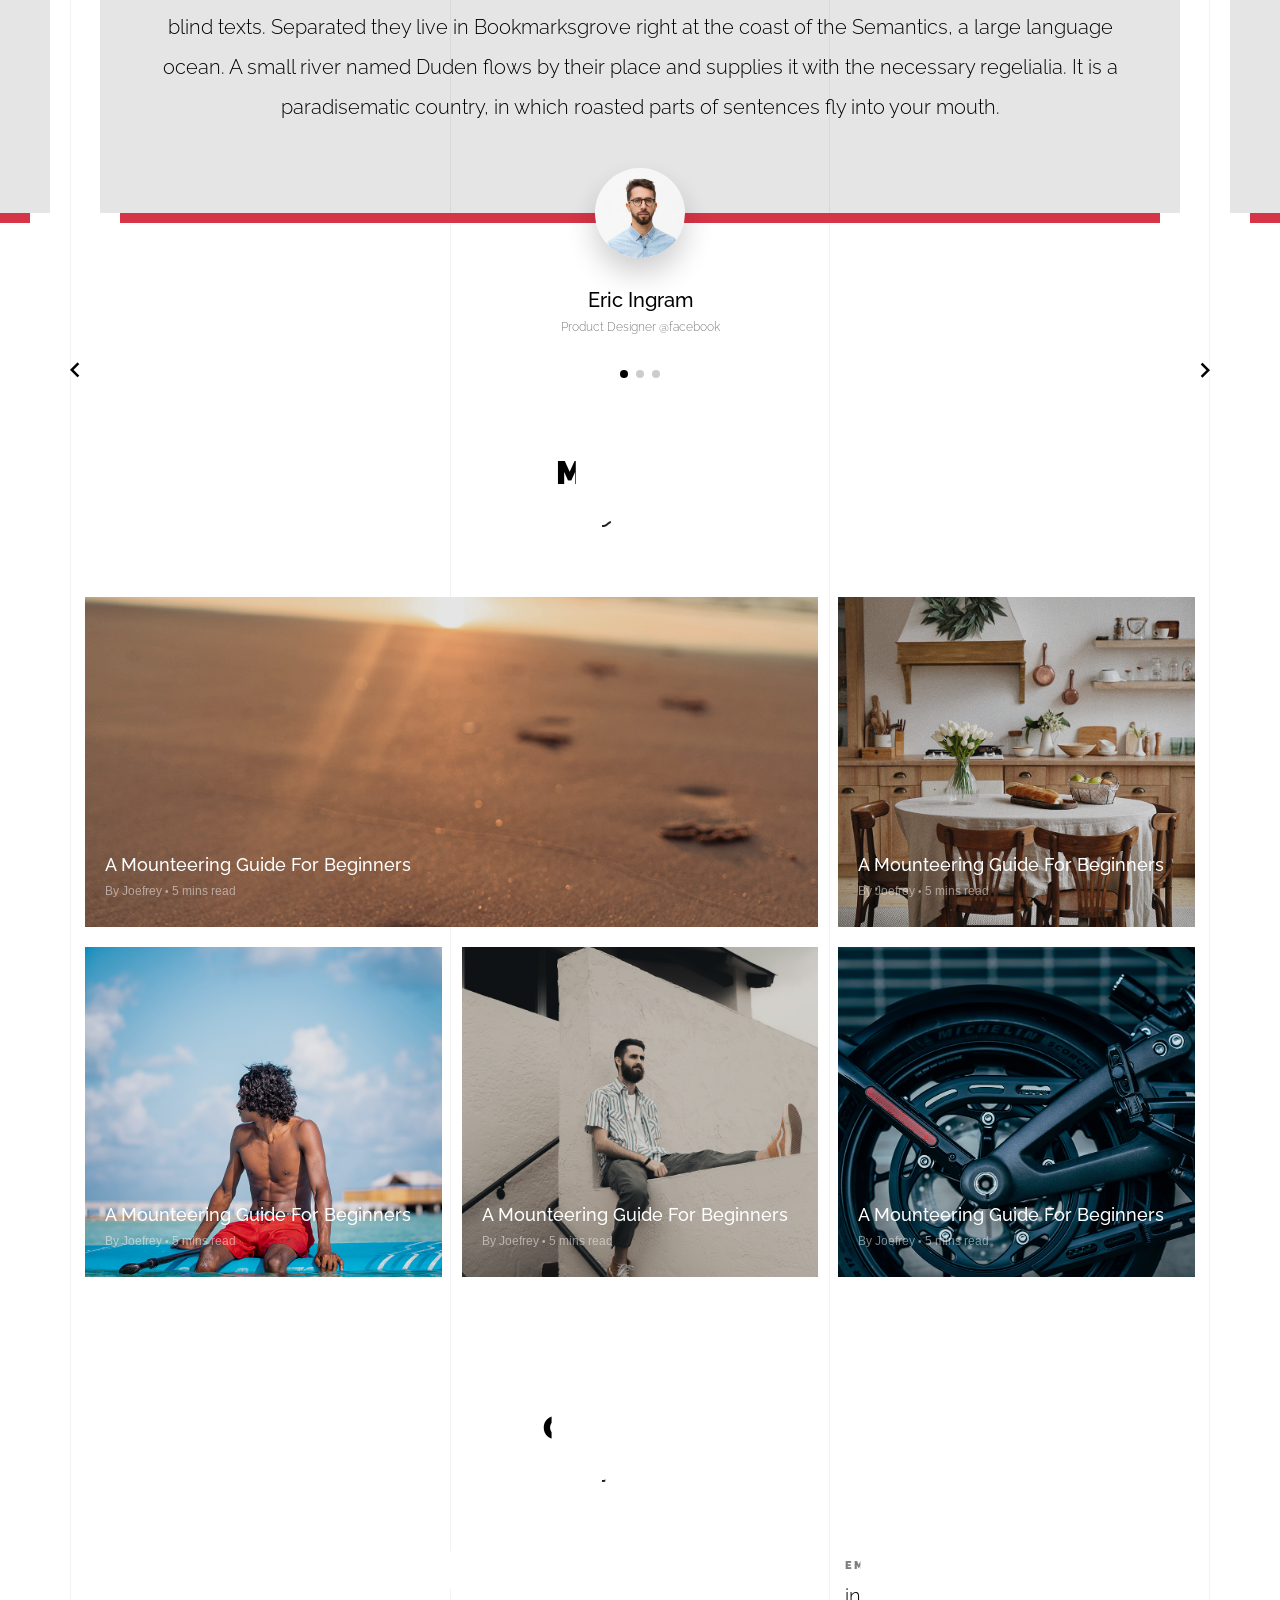
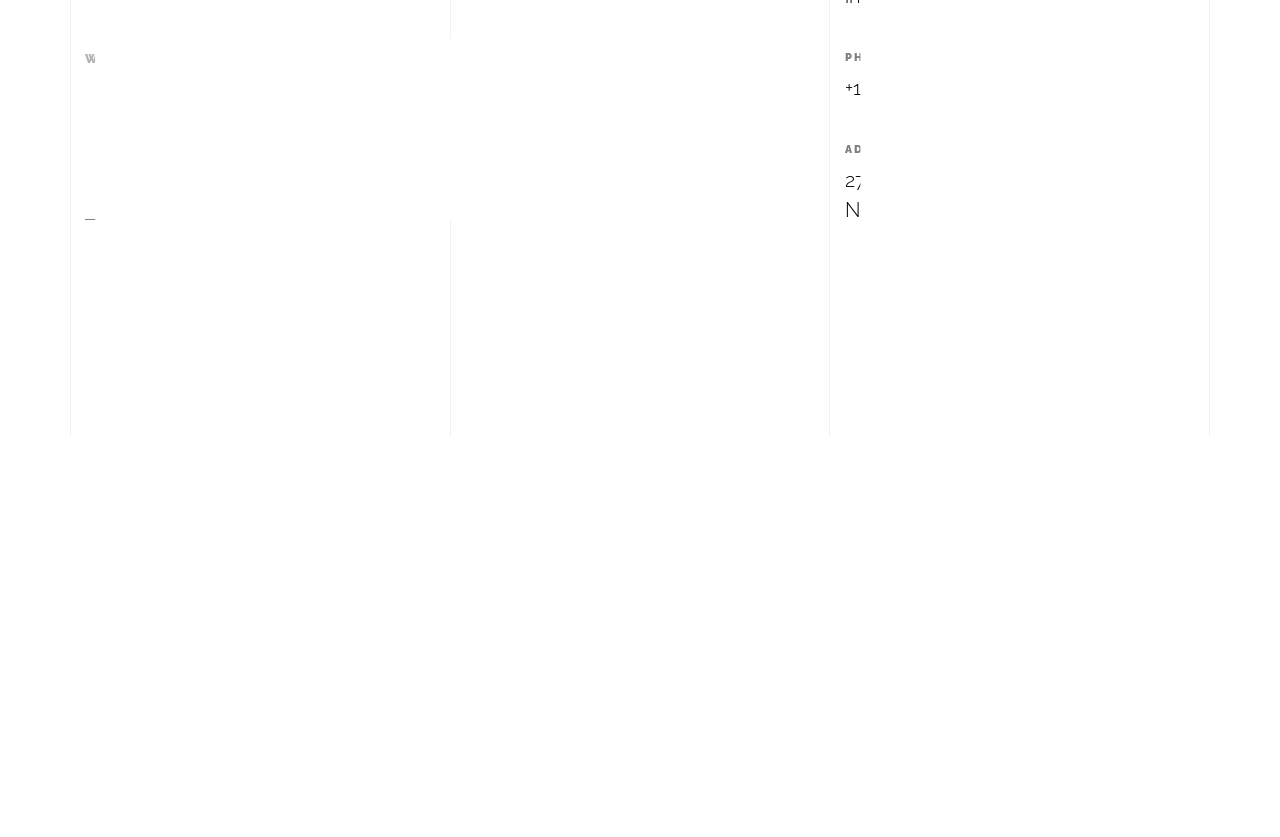
<file: light/index-video.html>
<!doctype html>
<html lang="en">
  <head>
    <title>Unfold &mdash; A onepage portfolio HTML template by Unslate.co</title>
    <meta charset="utf-8">
    <meta name="viewport" content="width=device-width, initial-scale=1, shrink-to-fit=no">
    
    <meta name="description" content="A onepage portfolio HTML template by Unslate.co">
    <meta name="keywords" content="html, css, javascript, jquery">
    <meta name="author" content="Unslate.co">

    <link rel="stylesheet" href="css/vendor/icomoon/style.css">
    <link rel="stylesheet" href="css/vendor/owl.carousel.min.css">
    <link rel="stylesheet" href="css/vendor/aos.css">
    <link rel="stylesheet" href="css/vendor/animate.min.css">
    <link rel="stylesheet" href="css/vendor/bootstrap.min.css">
    <link rel="stylesheet" href="css/vendor/jquery.fancybox.min.css">
    

    <!-- Theme Style -->
    <link rel="stylesheet" href="css/style.css">

  </head>
  <body data-spy="scroll" data-target=".site-nav-target" data-offset="200">

    <nav class="unslate_co--site-mobile-menu">
      <div class="close-wrap d-flex">
        <a href="#" class="d-flex ml-auto js-menu-toggle">
          <span class="close-label">Close</span>
          <div class="close-times">
            <span class="bar1"></span>
            <span class="bar2"></span>
          </div>
        </a>
      </div>
      <div class="site-mobile-inner"></div>
    </nav>


    <div class="unslate_co--site-wrap">

      <div class="unslate_co--site-inner">

        <div class="lines-wrap">
          <div class="lines-inner">
            <div class="lines"></div>
          </div>
        </div>
        <!-- END lines -->
      
      <nav class="unslate_co--site-nav site-nav-target">

        <div class="container">
        
          <div class="row align-items-center justify-content-between text-left">
            <div class="col-md-5 text-right">
              <ul class="site-nav-ul js-clone-nav text-left d-none d-lg-inline-block">
                <li class="has-children">
                  <a href="#home-section" class="nav-link">Home</a>
                  <ul class="dropdown">
                    <li>
                      <a href="index.html">Hero Image BG</a>
                    </li>
                    <li>
                      <a href="index-video.html">Video BG</a>
                    </li>
                    <li>
                      <a href="index-hero-slider.html">Hero Slider</a>
                    </li>
                    <li>
                      <a href="index-sidebar-menu.html">Sidebar Menu</a>
                    </li>
                    <li>
                      <a href="index-right-menu.html">Right Menu</a>
                    </li>
                  </ul>
                </li>
                <li><a href="#portfolio-section" class="nav-link">Portfolio</a></li>
                <li><a href="#about-section" class="nav-link">About</a></li>
                <li><a href="#services-section" class="nav-link">Services</a></li>
              </ul>
            </div>
            <div class="site-logo pos-absolute">
              <a href="index-video.html" class="unslate_co--site-logo">Unfold<span>.</span></a>
            </div>
            <div class="col-md-5 text-right text-lg-left">
              <ul class="site-nav-ul js-clone-nav text-left d-none d-lg-inline-block">
                <li><a href="#skills-section" class="nav-link">Skills</a></li>
                <li><a href="#testimonial-section" class="nav-link">Testimonial</a></li>
                <li><a href="#journal-section" class="nav-link">Journal</a></li>
                <li><a href="#contact-section" class="nav-link">Contact</a></li>
              </ul>

              <ul class="site-nav-ul-none-onepage text-right d-inline-block d-lg-none">
                <li><a href="#" class="js-menu-toggle">Menu</a></li>
              </ul>

            </div>
          </div>
        </div>

      </nav>
      <!-- END nav -->

      <div class="cover-v1 overlay jarallax-video" id="home-section">
        <div class="container">
          <div class="row align-items-center">
              
            <div class="col-md-7 mx-auto text-center">
              <h1 class="heading gsap-reveal-hero text-white">Unfold</h1>
              <h2 class="subheading gsap-reveal-hero text-white">I’m Eric Woodman A Product Designer Based In San Francisco</h2>
            </div>

          </div>
        </div>


        <!-- dov -->
        <a href="#portfolio-section" class="mouse-wrap smoothscroll">
          <span class="mouse">
            <span class="scroll"></span>
          </span>
          <span class="mouse-label">Scroll</span>
        </a>

      </div>
      <!-- END .cover-v1 -->


      <div class="unslate_co--section" id="portfolio-section">
        <div class="container">
          
          
          <div class="relative"><div class="loader-portfolio-wrap"><div class="loader-portfolio dark"></div></div> </div>
          <div id="portfolio-single-holder"></div>

          <div class="portfolio-wrapper">

            <div class="d-flex align-items-center mb-4 gsap-reveal gsap-reveal-filter">
              <h2 class="mr-auto heading-h2">Portfolio</h2>
              
              <a href="#" class="text-black js-filter d-inline-block d-lg-none">Filter</a>
              
              <div class="filter-wrap">
                <div class="filter ml-auto" id="filters">
                  <a href="#" class="active" data-filter="*">All</a>
                  <a href="#" data-filter=".web">Web</a>
                  <a href="#" data-filter=".branding">Branding</a>
                  <a href="#" data-filter=".illustration">Illustration</a>
                  <a href="#" data-filter=".packaging">Packaging</a>
                </div>
              </div>
            </div>


            
            <div id="posts" class="row gutter-isotope-item">
              <div class="item web branding col-sm-6 col-md-6 col-lg-4 isotope-mb-2">
                <a href="portfolio-single-1.html" class="portfolio-item ajax-load-page isotope-item gsap-reveal-img" data-id="1">
                    <div class="overlay">
                      <span class="wrap-icon icon-link2"></span>
                      <div class="portfolio-item-content">
                        <h3>Shoe Rebranding</h3>
                        <p>web, branding</p>
                      </div>
                    </div>
                    <img src="images/work_1_md.jpg" class="lazyload  img-fluid" alt="Images" />
                  </a>
              </div>
              <div class="item branding packaging illustration col-sm-6 col-md-6 col-lg-4 isotope-mb-2 ">
                <a href="portfolio-single-3.html" class="portfolio-item ajax-load-page item-portrait isotope-item gsap-reveal-img" data-id="3">
                    <div class="overlay">
                      <span class="wrap-icon icon-link2"></span>
                      <div class="portfolio-item-content">
                        <h3>Reworking</h3>
                        <p>branding, packaging, illustration</p>
                      </div>
                    </div>
                    <img src="images/work_2_md.jpg" class="lazyload  img-fluid" alt="Images" />
                  </a>
              </div>

              <div class="item branding packaging col-sm-6 col-md-6 col-lg-4 isotope-mb-2">
                <a href="portfolio-single-4.html" class="portfolio-item isotope-item ajax-load-page gsap-reveal-img" data-id="4">
                    <div class="overlay">
                      <span class="wrap-icon icon-link2"></span>
                      <div class="portfolio-item-content">
                        <h3>Modern Building</h3>
                        <p>branding, packaging</p>
                      </div>
                    </div>
                    <img src="images/work_3_md.jpg" class="lazyload  img-fluid" alt="Images" />
                  </a>
              </div>

              <div class="item web packaging col-sm-6 col-md-6 col-lg-4 isotope-mb-2">

                <a href="images/work_4_full.jpg" class="portfolio-item isotope-item gsap-reveal-img" data-fancybox="gallery" data-caption="Watch">
                    <div class="overlay">
                      <span class="wrap-icon icon-photo2"></span>
                      <div class="portfolio-item-content">
                        <h3>Watch</h3>
                        <p>web, packaging</p>
                      </div>
                    </div>
                    <img src="images/work_4_full.jpg" class="lazyload  img-fluid" alt="Images" />
                  </a>

              </div>

              <div class="item illustration packaging col-sm-6 col-md-6 col-lg-4 isotope-mb-2">
                <a href="images/work_5_md.jpg" class="portfolio-item isotope-item gsap-reveal-img" data-fancybox="gallery" data-caption="Shoe Rebranding">
                    <div class="overlay">
                      <span class="wrap-icon icon-photo2"></span>
                      <div class="portfolio-item-content">
                        <h3>Shoe Rebranding</h3>
                        <p>illustration, packaging</p>
                      </div>
                    </div>
                    <img src="images/work_5_md.jpg" class="lazyload  img-fluid" alt="Images" />
                  </a>
              </div>

              <div class="item web branding col-sm-6 col-md-6 col-lg-4 isotope-mb-2">
                <a href="portfolio-single-2.html" class="portfolio-item ajax-load-page item-portrait isotope-item gsap-reveal-img" data-id="2">
                    <div class="overlay">
                      <span class="wrap-icon icon-link2"></span>
                      <div class="portfolio-item-content">
                        <h3>Reshape</h3>
                        <p>web, branding</p>
                      </div>
                    </div>
                    <img src="images/work_6_md.jpg" class="lazyload  img-fluid" alt="Images" />
                  </a>
              </div>

              <div class="item branding packaging col-sm-6 col-md-6 col-lg-4 isotope-mb-2">
                <a href="images/work_7_a_md.jpg" class="portfolio-item item-portrait isotope-item gsap-reveal-img" data-fancybox="gallery" data-caption="Modern Building">
                    <div class="overlay">
                      <span class="wrap-icon icon-photo2"></span>
                      <div class="portfolio-item-content">
                        <h3>Modern Building</h3>
                        <p>branding, packaging</p>
                      </div>
                    </div>
                    <img src="images/work_7_a_md.jpg" class="lazyload  img-fluid" alt="Images" />
                  </a>
              </div>

              <div class="item web branding col-sm-6 col-md-6 col-lg-4 isotope-mb-2">
                <a href="https://www.youtube.com/watch?v=mwtbEGNABWU" class="portfolio-item isotope-item gsap-reveal-img" data-fancybox="gallery" data-caption="Showreel 2019">
                    <div class="overlay">
                      <span class="wrap-icon icon-play_circle_filled"></span>
                      <div class="portfolio-item-content">
                        <h3>Showreel 2019</h3>
                        <p>web, branding</p>
                      </div>
                    </div>
                    <img src="images/work_8_md.jpg" class="lazyload  img-fluid" alt="Images" />
                  </a>
              </div>

              <div class="item web illustration col-sm-6 col-md-6 col-lg-4 isotope-mb-2">
                <a href="images/work_9_a_md.jpg" class="portfolio-item isotope-item gsap-reveal-img" data-fancybox="gallery" data-caption="Render Packaging">
                    <div class="overlay">
                      <span class="wrap-icon icon-photo2"></span>
                      <div class="portfolio-item-content">
                        <h3>Render Packaging</h3>
                        <p>web, illustration</p>
                      </div>
                    </div>
                    <img src="images/work_9_a_md.jpg" class="lazyload  img-fluid" alt="Images" />
                  </a>
              </div>

            </div>
            
          </div>


        </div>
      </div>


      <div class="unslate_co--section">
        <div class="container">
          <div class="owl-carousel logo-slider">
            <div class="logo-v1 gsap-reveal">
              <img src="images/logo-google.png" alt="Image" class="img-fluid">
            </div>
            <div class="logo-v1 gsap-reveal">
              <img src="images/logo-puma.png" alt="Image" class="img-fluid">
            </div>
            <div class="logo-v1 gsap-reveal">
              <img src="images/logo-paypal.png" alt="Image" class="img-fluid">
            </div>
            <div class="logo-v1 gsap-reveal">
              <img src="images/logo-adobe.png" alt="Image" class="img-fluid">
            </div>
          </div>
        </div>
      </div>



      <div class="unslate_co--section" id="about-section">
        <div class="container">
          
          <div class="section-heading-wrap text-center mb-5">
            <h2 class="heading-h2 text-center divider"><span class="gsap-reveal">About Me</span></h2>
            <span class="gsap-reveal"><img src="images/divider.png" alt="divider" width="76"></span>
          </div>
          

          <div class="row mt-5 justify-content-between">
            <div class="col-lg-7 mb-5 mb-lg-0" data-aos="fade-up">
              <figure class="dotted-bg gsap-reveal-img">
                <img src="images/about_me_pic.jpg" alt="Image" class="img-fluid">
              </figure>
            </div>
            <div class="col-lg-4 pr-lg-5">
              <h3 class="mb-4 heading-h3"><span class="gsap-reveal">We can make it together</span></h3>
              <p class="lead gsap-reveal">Far far away, behind the word mountains, far from the countries Vokalia and Consonantia, there <a href="#">live the blind</a> texts. </p>
              <p class="mb-4 gsap-reveal">A small river named Duden flows by their place and supplies it with the necessary regelialia. It is a paradisematic country, in which roasted parts of sentences fly into your mouth.</p>
              <p class="gsap-reveal"><a href="#" class="btn btn-outline-pill btn-custom-light">Download my CV</a></p>
            </div>
          </div>
        </div>
      </div>

      <div class="unslate_co--section" id="services-section">
        <div class="container">

          <div class="section-heading-wrap text-center mb-5">
            <h2 class="heading-h2 text-center divider"><span class="gsap-reveal">My Services</span></h2>
            <span class="gsap-reveal"><img src="images/divider.png" alt="divider" width="76"></span>
          </div>

          <div class="row gutter-v3">
            <div class="col-md-6 col-lg-4 mb-4">
              <div class="feature-v1" data-aos="fade-up" data-aos-delay="0">
                <div class="wrap-icon mb-3">
                  <img src="images/svg/001-options.svg" alt="Image" width="45">
                </div>
                <h3>Digital <br> Strategy</h3>
                <p>A small river named Duden flows by their place and supplies it with the necessary regelialia. </p>
              </div> 
            </div>
            <div class="col-md-6 col-lg-4 mb-4">
              <div class="feature-v1" data-aos="fade-up" data-aos-delay="100">
                <div class="wrap-icon mb-3">
                  <img src="images/svg/002-chat.svg" alt="Icon" width="45">
                </div>
                <h3>Web <br> Design</h3>
                <p>A small river named Duden flows by their place and supplies it with the necessary regelialia. </p>
              </div> 
            </div>
            <div class="col-md-6 col-lg-4 mb-4">
              <div class="feature-v1" data-aos="fade-up" data-aos-delay="200">
                <div class="wrap-icon mb-3">
                  <img src="images/svg/003-contact-book.svg" alt="Image" class="img-fluid" width="45">
                </div>
                <h3>User <br> Experience</h3>
                <p>A small river named Duden flows by their place and supplies it with the necessary regelialia. </p>
              </div> 
            </div>

            <div class="col-md-6 col-lg-4 mb-4">
              <div class="feature-v1" data-aos="fade-up" data-aos-delay="0">
                <div class="wrap-icon mb-3">
                  <img src="images/svg/004-percentage.svg" alt="Image" width="45">
                </div>
                <h3>Web <br> Development</h3>
                <p>A small river named Duden flows by their place and supplies it with the necessary regelialia. </p>
              </div> 
            </div>
            <div class="col-md-6 col-lg-4 mb-4">
              <div class="feature-v1" data-aos="fade-up" data-aos-delay="100">
                <div class="wrap-icon mb-3">
                  <img src="images/svg/006-goal.svg" alt="Image" width="45">
                </div>
                <h3>WordPress <br> Solutions</h3>
                <p>A small river named Duden flows by their place and supplies it with the necessary regelialia. </p>
              </div> 
            </div>
            <div class="col-md-6 col-lg-4 mb-4">
              <div class="feature-v1" data-aos="fade-up" data-aos-delay="200">
                <div class="wrap-icon mb-3">
                  <img src="images/svg/005-line-chart.svg" alt="Image" width="45">
                </div>
                <h3>Mobile <br> Applications</h3>
                <p>A small river named Duden flows by their place and supplies it with the necessary regelialia. </p>
              </div> 
            </div>

          </div>

        </div>
      </div>

      <div class="unslate_co--section section-counter" id="skills-section">
        <div class="container">
          <div class="section-heading-wrap text-center mb-5">
            <h2 class="heading-h2 text-center divider"><span class="gsap-reveal">My Skills</span></h2>
            <span class="gsap-reveal"><img src="images/divider.png" alt="divider" width="76"></span>
          </div>


          <div class="row pt-5">
            <div class="col-6 col-sm-6 mb-5 mb-lg-0 col-md-6 col-lg-3" data-aos="fade-up" data-aos-delay="0">
              <div class="counter-v1 text-center">
                <span class="number-wrap">
                  <span class="number number-counter" data-number="90">0</span>
                  <span class="append-text">%</span>
                </span>
                <span class="counter-label">WordPress</span>
              </div>
            </div>
            <div class="col-6 col-sm-6 mb-5 mb-lg-0 col-md-6 col-lg-3" data-aos="fade-up" data-aos-delay="100">
              <div class="counter-v1 text-center">
                <span class="number-wrap">
                  <span class="number number-counter" data-number="99">0</span>
                  <span class="append-text">%</span>
                </span>
                <span class="counter-label">HTML/CSS</span>
              </div>
            </div>
            <div class="col-6 col-sm-6 mb-5 mb-lg-0 col-md-6 col-lg-3" data-aos="fade-up" data-aos-delay="200">
              <div class="counter-v1 text-center">
                <span class="number-wrap">
                  <span class="number number-counter" data-number="95">0</span>
                  <span class="append-text">%</span>
                </span>
                <span class="counter-label">jQuery</span>
              </div>
            </div>
            <div class="col-6 col-sm-6 mb-5 mb-lg-0 col-md-6 col-lg-3" data-aos="fade-up" data-aos-delay="300">
              <div class="counter-v1 text-center">
                <span class="number-wrap">
                  <span class="number number-counter" data-number="100">0</span>
                  <span class="append-text">%</span>
                </span>
                <span class="counter-label">Design</span>
              </div>
            </div>
          </div>
        </div>
      </div>
      <!-- END .counter -->

      <div class="unslate_co--section" id="testimonial-section">
        <div class="container">
          <div class="section-heading-wrap text-center mb-5">
            <h2 class="heading-h2 text-center divider"><span class="gsap-reveal">My Happy Clients</span></h2>
            <span class="gsap-reveal"><img src="images/divider.png" alt="divider" width="76"></span>
          </div>
        </div>

        <div class="owl-carousel testimonial-slider">
          <div>
            <div class="testimonial-v1">
              <div class="testimonial-inner-bg">
                <span class="quote">&ldquo;</span>
                <blockquote>
                  Far far away, behind the word mountains, far from the countries Vokalia and Consonantia, there live the blind texts. Separated they live in Bookmarksgrove right at the coast of the Semantics, a large language ocean. A small river named Duden flows by their place and supplies it with the necessary regelialia. It is a paradisematic country, in which roasted parts of sentences fly into your mouth.
                </blockquote>
              </div>
              
              <div class="testimonial-author-info">
                <img src="images/person_man_1.jpg" alt="Image">
                <h3>Eric Ingram</h3>
                <span class="d-block position">Product Designer @facebook</span>
              </div>

            </div>
          </div>
          <div>
            <div class="testimonial-v1">
              <div class="testimonial-inner-bg">
                <span class="quote">&ldquo;</span>
                <blockquote>
                  Far far away, behind the word mountains, far from the countries Vokalia and Consonantia, there live the blind texts. Separated they live in Bookmarksgrove right at the coast of the Semantics, a large language ocean. A small river named Duden flows by their place and supplies it with the necessary regelialia. It is a paradisematic country, in which roasted parts of sentences fly into your mouth.
                </blockquote>
              </div>
              
              <div class="testimonial-author-info">
                <img src="images/person_man_2.jpg" alt="Image">
                <h3>Ryan Mullins</h3>
                <span class="d-block position">Product Designer @Shopify</span>
              </div>

            </div>
          </div>
          <div>
            <div class="testimonial-v1">
              <div class="testimonial-inner-bg">
                <span class="quote">&ldquo;</span>
                <blockquote>
                  Far far away, behind the word mountains, far from the countries Vokalia and Consonantia, there live the blind texts. Separated they live in Bookmarksgrove right at the coast of the Semantics, a large language ocean. A small river named Duden flows by their place and supplies it with the necessary regelialia. It is a paradisematic country, in which roasted parts of sentences fly into your mouth.
                </blockquote>
              </div>
              
              <div class="testimonial-author-info">
                <img src="images/person_woman_1.jpg" alt="Image">
                <h3>Erica Miller</h3>
                <span class="d-block position">Product Designer @Twitter</span>
              </div>

            </div>
          </div>
        </div>

      </div>
      <!-- END testimonial -->

      <div class="unslate_co--section" id="journal-section">
        <div class="container">
          <div class="section-heading-wrap text-center mb-5">
            <h2 class="heading-h2 text-center divider"><span class="gsap-reveal">My Journal</span></h2>
            <span class="gsap-reveal"><img src="images/divider.png" alt="divider" width="76"></span>
          </div>

          
          <div class="row gutter-v4 align-items-stretch">
            <div class="col-sm-6 col-md-6 col-lg-8 blog-post-entry" data-aos="fade-up" data-aos-delay="0">

              <a href="blog-single.html" class="grid-item blog-item w-100 h-100">
                <div class="overlay">
                  <div class="portfolio-item-content">
                    <h3>A Mounteering Guide For Beginners</h3>
                    <p class="post-meta">By Joefrey <span class="small">&bullet;</span> 5 mins read</p>
                  </div>
                </div>
                <img src="images/post_1.jpg" class="lazyload" alt="Image" />
              </a>


            </div>
            <div class="col-sm-6 col-md-6 col-lg-4 blog-post-entry" data-aos="fade-up" data-aos-delay="100">
              <a href="blog-single.html" class="grid-item blog-item w-100 h-100">
                <div class="overlay">
                  <div class="portfolio-item-content">
                    <h3>A Mounteering Guide For Beginners</h3>
                    <p class="post-meta">By Joefrey <span class="small">&bullet;</span> 5 mins read</p>
                  </div>
                </div>
                <img src="images/post_2.jpg" class="lazyload" alt="Image" />
              </a>
            </div>


            <div class="col-sm-6 col-md-6 col-lg-4 blog-post-entry" data-aos="fade-up" data-aos-delay="0">

              <a href="blog-single.html" class="grid-item blog-item w-100 h-100">
                <div class="overlay">
                  <div class="portfolio-item-content">
                    <h3>A Mounteering Guide For Beginners</h3>
                    <p class="post-meta">By Joefrey <span class="small">&bullet;</span> 5 mins read</p>
                  </div>
                </div>
                <img src="images/post_3.jpg" class="lazyload" alt="Image" />
              </a>


            </div>
            <div class="col-sm-6 col-md-6 col-lg-4 blog-post-entry" data-aos="fade-up" data-aos-delay="100">
              <a href="blog-single.html" class="grid-item blog-item w-100 h-100">
                <div class="overlay">
                  <div class="portfolio-item-content">
                    <h3>A Mounteering Guide For Beginners</h3>
                    <p class="post-meta">By Joefrey <span class="small">&bullet;</span> 5 mins read</p>
                  </div>
                </div>
                <img src="images/post_4.jpg" class="lazyload" alt="Image" />
              </a>
            </div>

            <div class="col-sm-6 col-md-6 col-lg-4 blog-post-entry" data-aos="fade-up" data-aos-delay="200">
              <a href="blog-single.html" class="grid-item blog-item w-100 h-100">
                <div class="overlay">
                  <div class="portfolio-item-content">
                    <h3>A Mounteering Guide For Beginners</h3>
                    <p class="post-meta">By Joefrey <span class="small">&bullet;</span> 5 mins read</p>
                  </div>
                </div>
                <img src="images/post_5.jpg" class="lazyload" alt="Image" />
              </a>
            </div>


          </div>

        </div>
      </div>
      <!-- END blog posts -->


      <div class="unslate_co--section" id="contact-section">
        <div class="container">
          <div class="section-heading-wrap text-center mb-5">
            <h2 class="heading-h2 text-center divider"><span class="gsap-reveal">Get In Touch</span></h2>
            <span class="gsap-reveal"><img src="images/divider.png" alt="divider" width="76"></span>
          </div>


          <div class="row justify-content-between">
            
            <div class="col-md-6">
              <form method="post" class="form-outline-style-v1" id="contactForm">
                <div class="form-group row mb-0">

                  <div class="col-lg-6 form-group gsap-reveal">
                    <label for="name">Name</label>
                    <input name="name" type="text" class="form-control" id="name">
                  </div>
                  <div class="col-lg-6 form-group gsap-reveal">
                    <label for="email">Email</label>
                    <input name="email" type="email" class="form-control" id="email">
                  </div>
                  <div class="col-lg-12 form-group gsap-reveal">
                    <label for="message">Write your message...</label>
                    <textarea name="message" id="message" cols="30" rows="7" class="form-control"></textarea>
                  </div>
                </div>
                <div class="form-group row gsap-reveal">
                    <div class="col-md-12 d-flex align-items-center">
                      <input type="submit" class="btn btn-outline-pill btn-custom-light mr-3" value="Send Message">
                      <span class="submitting"></span>
                    </div>
                  </div>
              </form>
              <div id="form-message-warning" class="mt-4"></div> 
              <div id="form-message-success">
                Your message was sent, thank you!
              </div>

            </div>

            <div class="col-md-4">
              <div class="contact-info-v1">
                <div class="gsap-reveal d-block">
                  <span class="d-block contact-info-label">Email</span>
                  <a href="#" class="contact-info-val">info@unslate.co</a>
                </div>
                <div class="gsap-reveal d-block">
                  <span class="d-block contact-info-label">Phone</span>
                  <a href="#" class="contact-info-val">+12 345 6789 012</a>
                </div>
                <div class="gsap-reveal d-block">
                  <span class="d-block contact-info-label">Address</span>
                  <address class="contact-info-val">273 South Riverview Rd. <br> New York, NY 10011</address>
                </div>
              </div>
            </div>

          </div>
        </div>
      </div>
      </div> 

      <footer class="unslate_co--footer unslate_co--section">
        <div class="container">
          <div class="row justify-content-center">
            <div class="col-md-7">
              
              <div class="footer-site-logo"><a href="#">Unfold<span>.</span></a></div>

              <ul class="footer-site-social">
                <li><a href="#">Facebook</a></li>
                <li><a href="#">Twitter</a></li>
                <li><a href="#">Instagram</a></li>
                <li><a href="#">Dribbble</a></li>
                <li><a href="#">Behance</a></li>
              </ul>

              <p class="site-copyright">
                <small>&copy; 2020 <a href="#">Unfold</a>. All Rights Reserved. Design with <span class="icon-heart text-danger"></span> by <a href="#">Unslate.co</a>.</small>
              </p>

            </div>
          </div>
        </div>
      </footer>

      
    </div>

    <!-- Loader -->
    <div id="unslate_co--overlayer"></div>
    <div class="site-loader-wrap">
      <div class="site-loader dark"></div>
    </div>

    <script src="js/scripts-dist.js"></script>
    <script src="js/main.js"></script>

    <!-- Global site tag (gtag.js) - Google Analytics -->
<script async src="https://www.googletagmanager.com/gtag/js?id=UA-157808202-1"></script>
<script>
  window.dataLayer = window.dataLayer || [];
  function gtag(){dataLayer.push(arguments);}
  gtag('js', new Date());

  gtag('config', 'UA-157808202-1');
</script>

  </body>
</html>
</file>
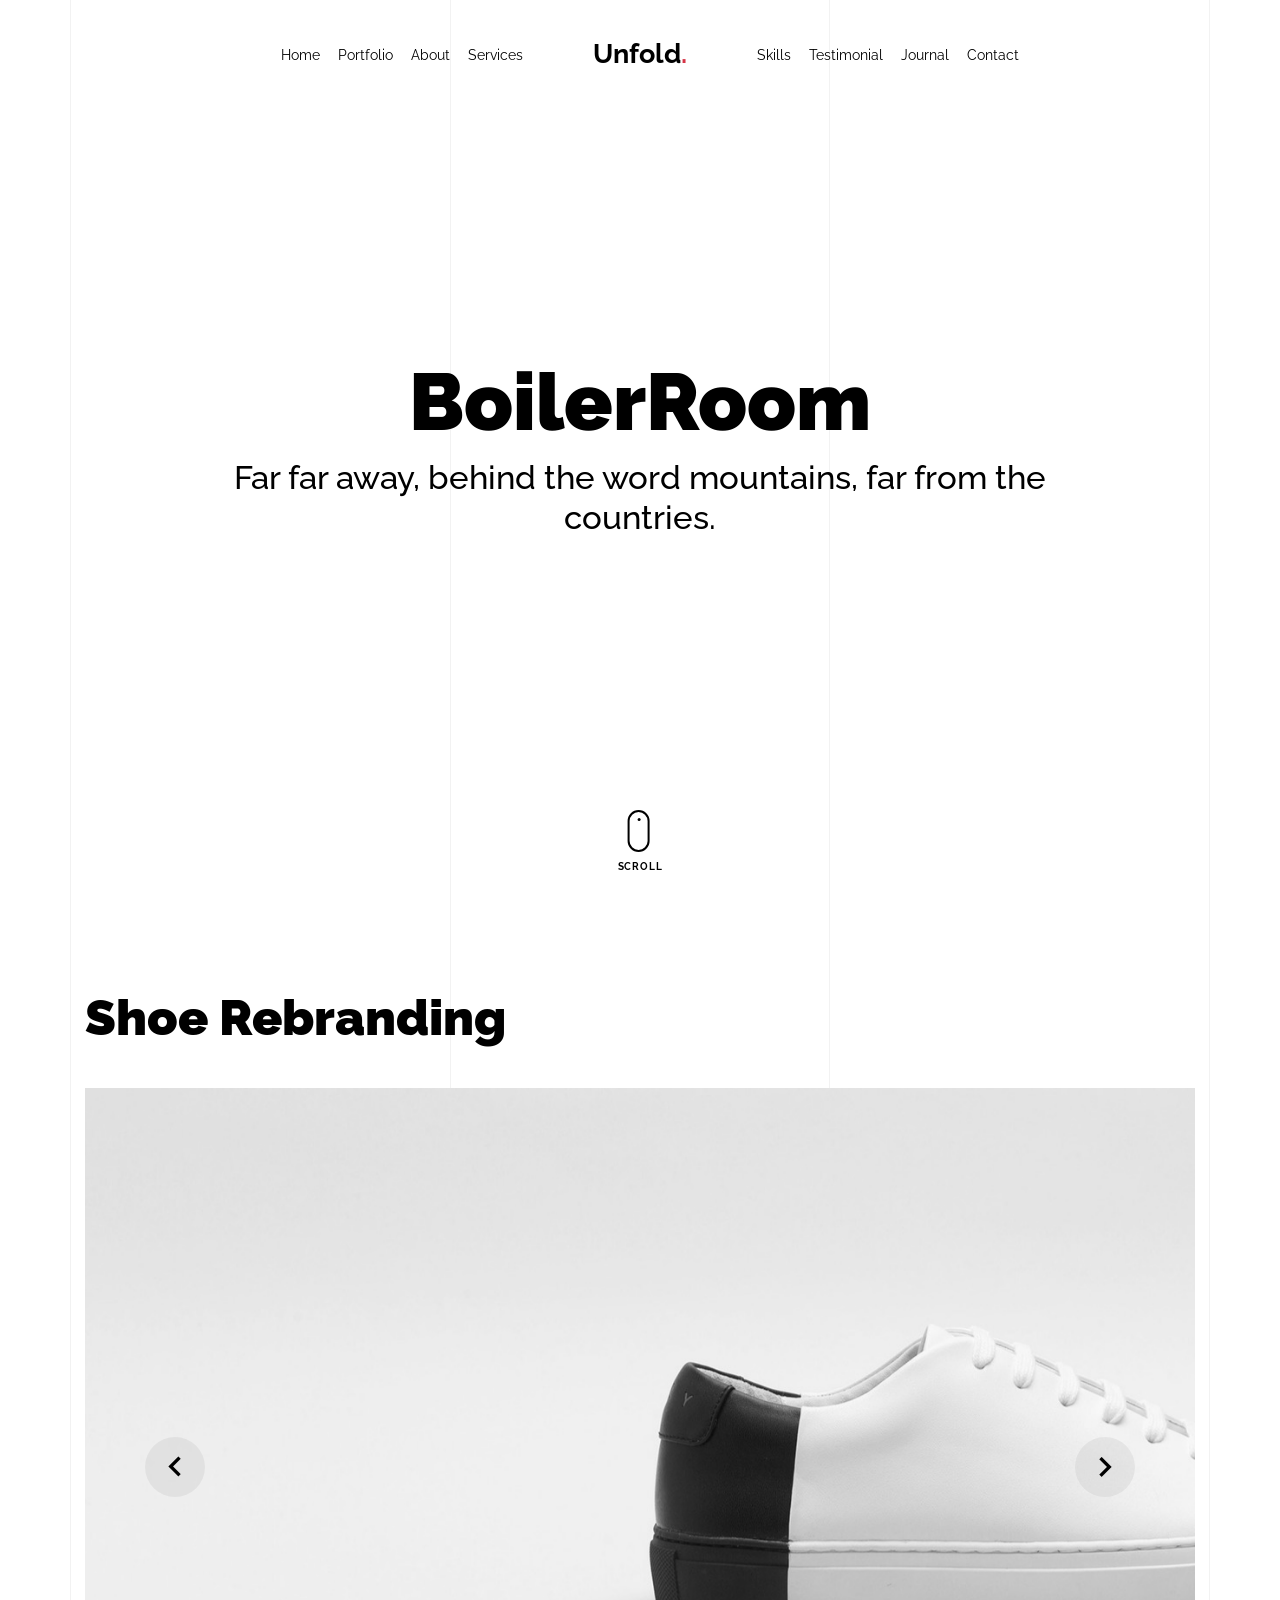
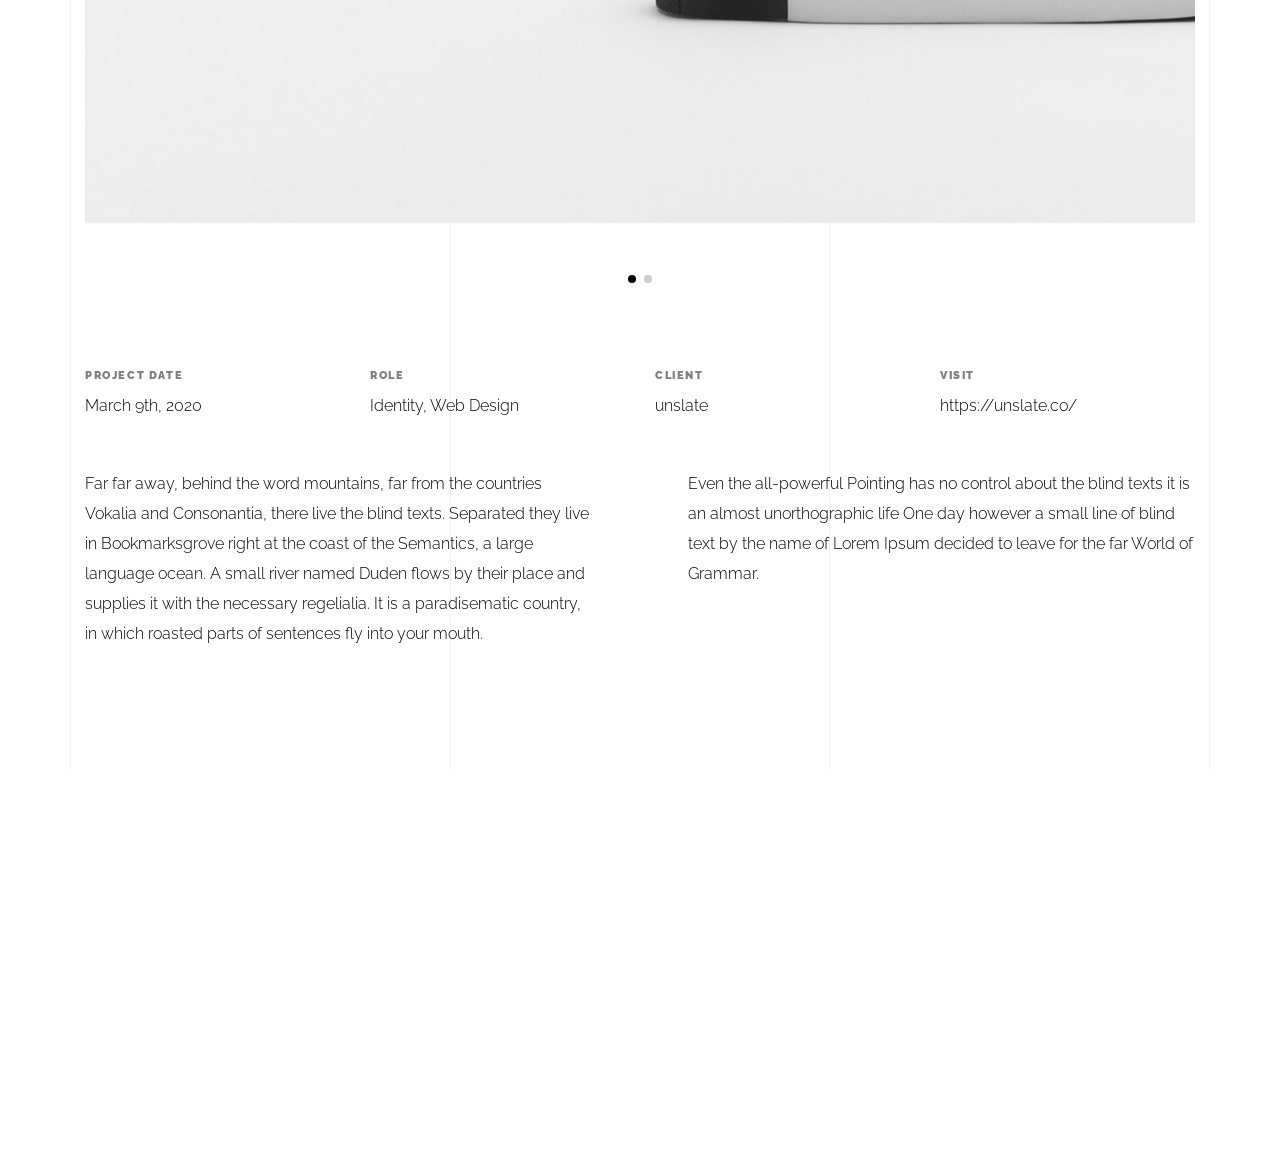
<file: light/portfolio-single-1.html>
<!doctype html>
<html lang="en">

<head>
  <title>Unfold &mdash; A onepage portfolio HTML template by Unslate.co</title>
  <meta charset="utf-8">
  <meta name="viewport" content="width=device-width, initial-scale=1, shrink-to-fit=no">
  
  <meta name="description" content="A onepage portfolio HTML template by Unslate.co">
  <meta name="keywords" content="html, css, javascript, jquery">
  <meta name="author" content="Unslate.co">

  <link rel="stylesheet" href="css/vendor/icomoon/style.css">
  <link rel="stylesheet" href="css/vendor/owl.carousel.min.css">
  <link rel="stylesheet" href="css/vendor/aos.css">
  <link rel="stylesheet" href="css/vendor/animate.min.css">
  <link rel="stylesheet" href="css/vendor/bootstrap.min.css">
  <link rel="stylesheet" href="css/vendor/jquery.fancybox.min.css">

  <!-- Theme Style -->
  <link rel="stylesheet" href="css/style.css">

</head>

<body data-spy="scroll" data-target=".site-nav-target" data-offset="200">

  <nav class="unslate_co--site-mobile-menu">
    <div class="close-wrap d-flex">
      <a href="#" class="d-flex ml-auto js-menu-toggle">
        <span class="close-label">Close</span>
        <div class="close-times">
          <span class="bar1"></span>
          <span class="bar2"></span>
        </div>
      </a>
    </div>
    <div class="site-mobile-inner"></div>
  </nav>

  <div class="unslate_co--site-wrap">

    <div class="unslate_co--site-inner">

      <div class="lines-wrap">
          <div class="lines-inner">
            <div class="lines"></div>
          </div>
        </div>
        <!-- END lines -->

      <nav class="unslate_co--site-nav dark site-nav-target">

        <div class="container">

          <div class="row align-items-center justify-content-between text-left">
            <div class="col-md-5 text-right">
              <ul class="site-nav-ul js-clone-nav text-left d-none d-lg-inline-block">
                <li class="has-children">
                  <a href="index.html#home-section" class="nav-link">Home</a>
                  <ul class="dropdown">
                    <li>
                      <a href="index.html">Hero Image BG</a>
                    </li>
                    <li>
                      <a href="index-video.html">Video BG</a>
                    </li>
                    <li>
                      <a href="index-hero-slider.html">Hero Slider</a>
                    </li>
                    <li>
                      <a href="index-sidebar-menu.html">Sidebar Menu</a>
                    </li>
                    <li>
                      <a href="index-right-menu.html">Right Menu</a>
                    </li>
                  </ul>
                </li>
                <li><a href="index.html#portfolio-section" class="nav-link">Portfolio</a></li>
                <li><a href="index.html#about-section" class="nav-link">About</a></li>
                <li><a href="index.html#services-section" class="nav-link">Services</a></li>
              </ul>
            </div>
            <div class="site-logo pos-absolute">
              <a href="index.html" class="unslate_co--site-logo">Unfold<span>.</span></a>
            </div>
            <div class="col-md-5 text-right text-lg-left">
              <ul class="site-nav-ul js-clone-nav text-left d-none d-lg-inline-block">
                <li><a href="index.html#skills-section" class="nav-link">Skills</a></li>
                <li><a href="index.html#testimonial-section" class="nav-link">Testimonial</a></li>
                <li><a href="index.html#journal-section" class="nav-link">Journal</a></li>
                <li><a href="index.html#contact-section" class="nav-link">Contact</a></li>
              </ul>

              <ul class="site-nav-ul-none-onepage text-right d-inline-block d-lg-none">
                <li><a href="#" class="js-menu-toggle">Menu</a></li>
              </ul>

            </div>
          </div>
        </div>

      </nav>
      <!-- END nav -->

      <div class="cover-v1 jarallax" style="" id="home-section">
        <div class="container">
          <div class="row align-items-center">

            <div class="col-md-10 mx-auto text-center">
              <h1 class="heading" data-aos="fade-up">BoilerRoom</h1>
              <h2 class="subheading" data-aos="fade-up" data-aos-delay="100">Far far away, behind the word mountains, far from the countries.</h2>
            </div>

          </div>
        </div>

        <!-- dov -->
        <a href="#portfolio-single-section" class="mouse-wrap dark smoothscroll">
          <span class="mouse">
            <span class="scroll"></span>
          </span>
          <span class="mouse-label">Scroll</span>
        </a>

      </div>
      <!-- END .cover-v1 -->

      <div class="container">
        <div class="portfolio-single-wrap unslate_co--section" id="portfolio-single-section">

          <div class="portfolio-single-inner">
            <h2 class="heading-portfolio-single-h2">Shoe Rebranding</h2>

            <div class="row justify-content-between mb-5">
              <div class="col-12 mb-4">
                <div class="owl-carousel single-slider">
                  <figure class="mb-4">
                    <img src="images/work_1_full.jpg" alt="Image" class="img-fluid">
                  </figure>
                  <figure class="mb-4">
                    <img src="images/work_1_a_full.jpg" alt="Image" class="img-fluid">
                  </figure>
                </div>
              </div>
              <div class="col-12 mb-5">
                <div class="row">
                  <div class="col-sm-6 col-md-6 col-lg-3">
                    <div class="detail-v1">
                      <span class="detail-label">Project Date</span>
                      <span class="detail-val">March 9th, 2020</span>
                    </div>
                  </div>
                  <div class="col-sm-6 col-md-6 col-lg-3">
                    <div class="detail-v1">
                      <span class="detail-label">Role</span>
                      <span class="detail-val"><a href="#">Identity</a>, <a href="#">Web Design</a></span>
                    </div>
                  </div>
                  <div class="col-sm-6 col-md-6 col-lg-3">
                    <div class="detail-v1">
                      <span class="detail-label">Client</span>
                      <span class="detail-val">unslate</span>
                    </div>
                  </div>
                  <div class="col-sm-6 col-md-6 col-lg-3">
                    <div class="detail-v1">
                      <span class="detail-label">Visit</span>
                      <span class="detail-val"><a href="#">https://unslate.co/</a></span>
                    </div>
                  </div>
                </div>
              </div>
              <div class="col-md-6 pr-md-5">
                <p>Far far away, behind the word mountains, far from the countries Vokalia and Consonantia, there live the blind texts. Separated they live in Bookmarksgrove right at the coast of the Semantics, a large language ocean. A small river named Duden flows by their place and supplies it with the necessary regelialia. It is a paradisematic country, in which roasted parts of sentences fly into your mouth.</p>
              </div>
              <div class="col-md-6 pl-md-5">
                <p>Even the all-powerful Pointing has no control about the blind texts it is an almost unorthographic life One day however a small line of blind text by the name of Lorem Ipsum decided to leave for the far World of Grammar.</p>
              </div>
            </div>


          </div>
        </div>
      </div>
    </div>

    <footer class="unslate_co--footer unslate_co--section">
      <div class="container">
        <div class="row justify-content-center">
          <div class="col-md-7">

            <div class="footer-site-logo"><a href="#">Unfold<span>.</span></a></div>

            <ul class="footer-site-social">
              <li><a href="#">Facebook</a></li>
              <li><a href="#">Twitter</a></li>
              <li><a href="#">Instagram</a></li>
              <li><a href="#">Dribbble</a></li>
              <li><a href="#">Behance</a></li>
            </ul>

            <p class="site-copyright">
              <small>&copy; 2020 <a href="#">Unfold</a>. All Rights Reserved. Design with <span class="icon-heart text-danger"></span> by <a href="#">Unslate.co</a>.</small>
            </p>

          </div>
        </div>
      </div>
    </footer>

  </div>

  <!-- Loader -->
  <div id="unslate_co--overlayer"></div>
  <div class="site-loader-wrap">
    <div class="site-loader"></div>
  </div>

  <script src="js/scripts-dist.js"></script>
  <script src="js/main.js"></script>

  <!-- Global site tag (gtag.js) - Google Analytics -->
<script async src="https://www.googletagmanager.com/gtag/js?id=UA-157808202-1"></script>
<script>
  window.dataLayer = window.dataLayer || [];
  function gtag(){dataLayer.push(arguments);}
  gtag('js', new Date());

  gtag('config', 'UA-157808202-1');
</script>

</body>

</html>
</file>
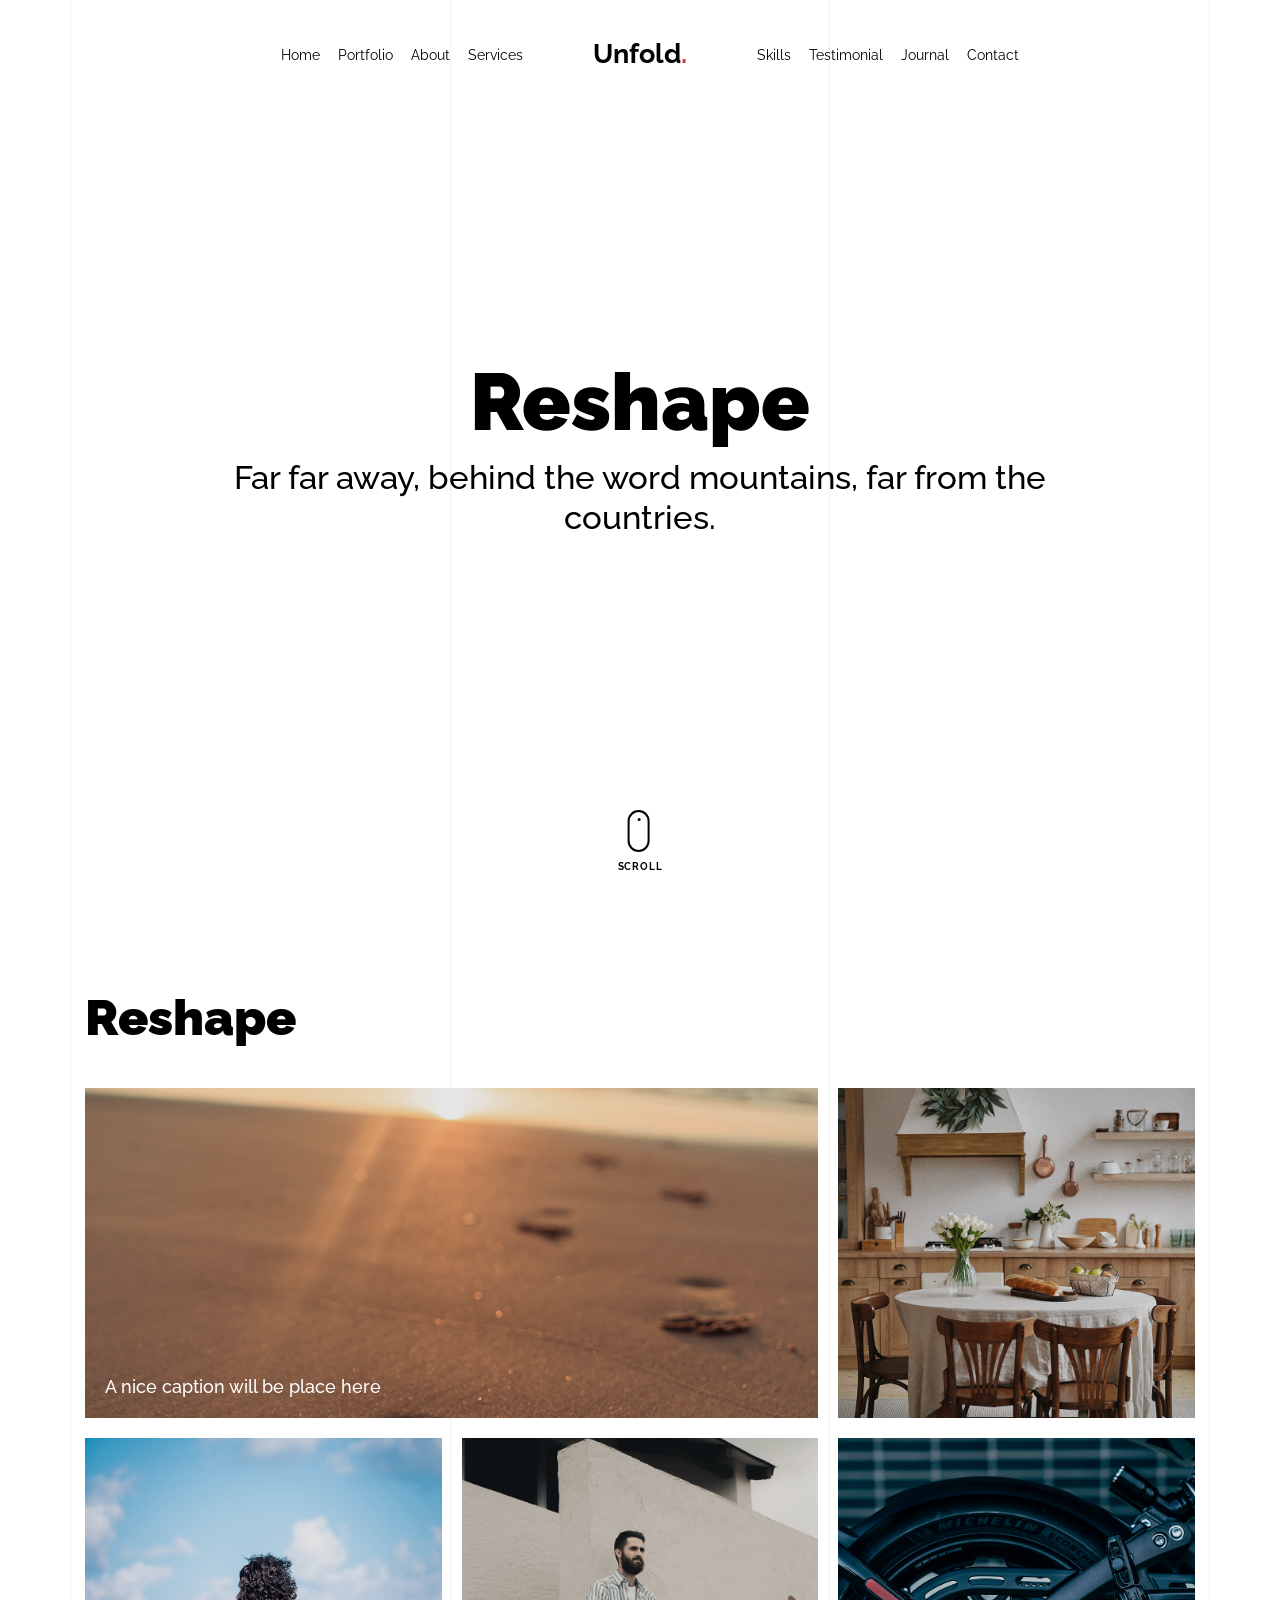
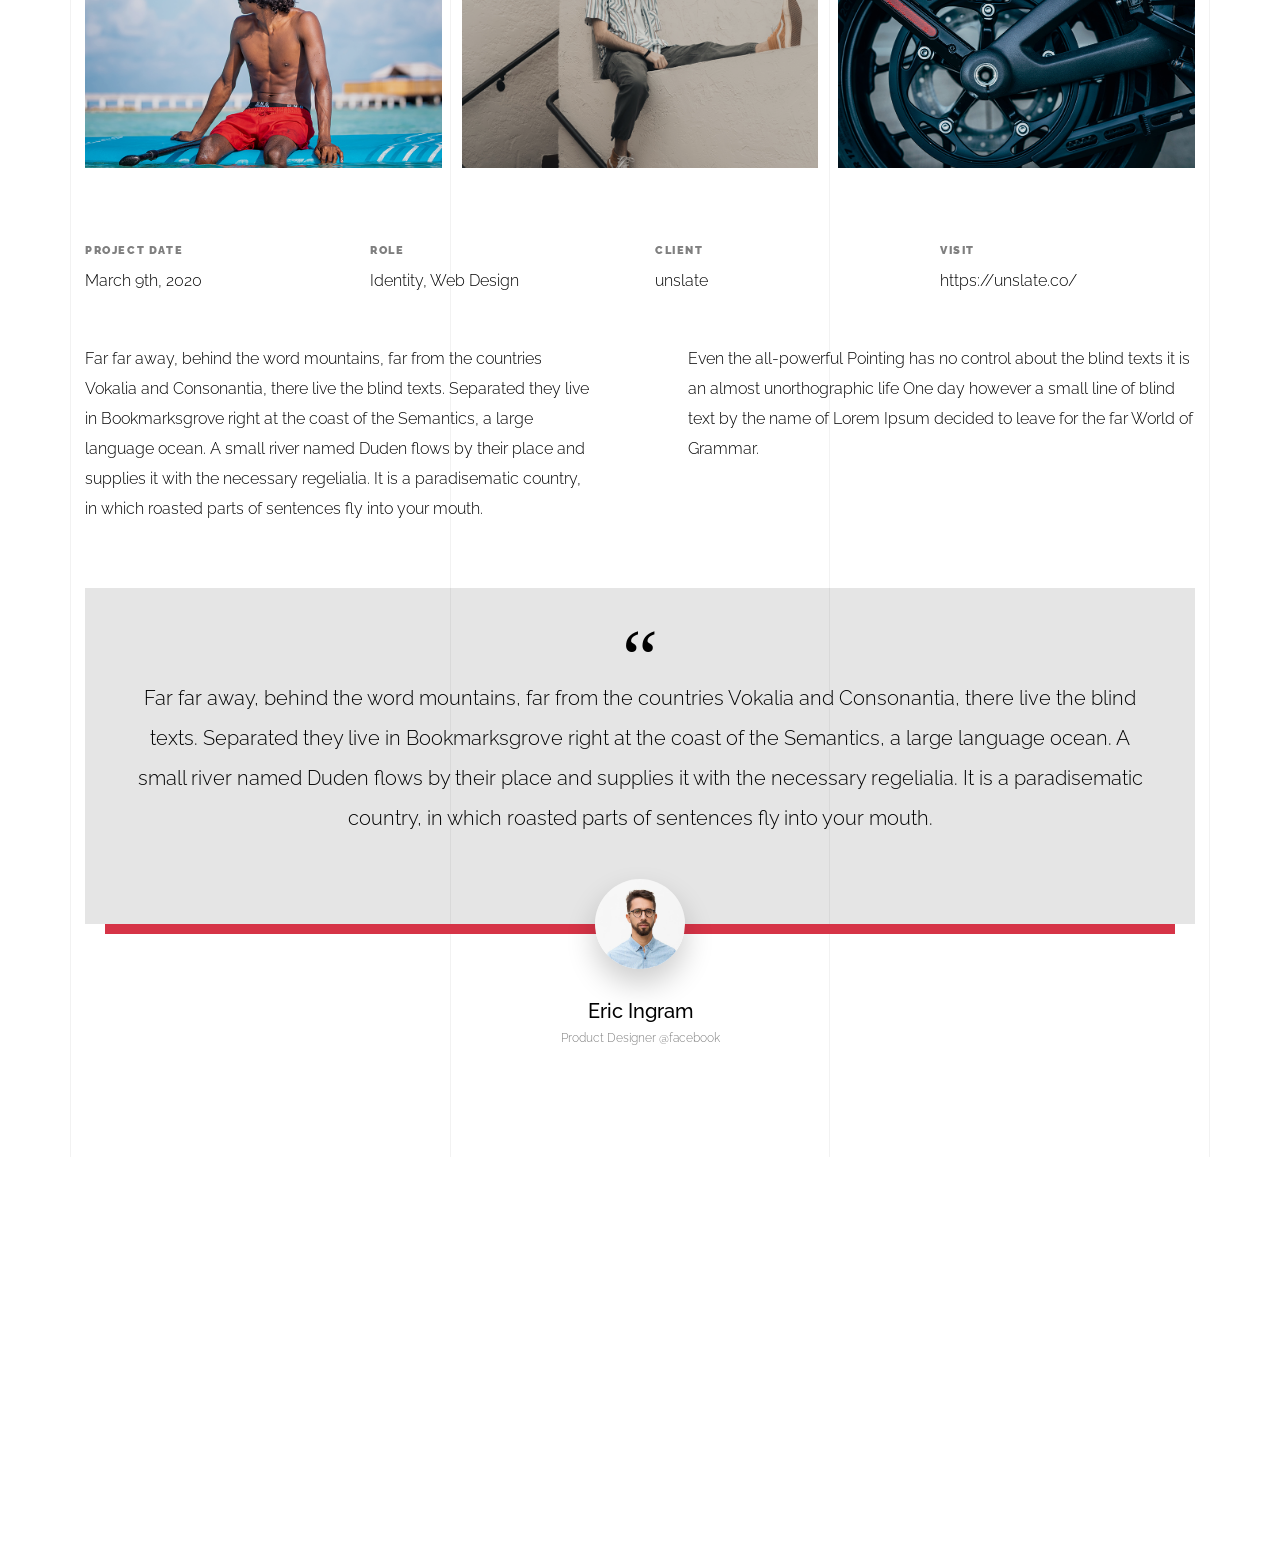
<file: light/portfolio-single-2.html>
<!doctype html>
<html lang="en">

<head>
  <title>Unfold &mdash; A onepage portfolio HTML template by Unslate.co</title>
  <meta charset="utf-8">
  <meta name="viewport" content="width=device-width, initial-scale=1, shrink-to-fit=no">

  <meta name="description" content="A onepage portfolio HTML template by Unslate.co">
  <meta name="keywords" content="html, css, javascript, jquery">
  <meta name="author" content="Unslate.co">

  <link rel="stylesheet" href="css/vendor/icomoon/style.css">
  <link rel="stylesheet" href="css/vendor/owl.carousel.min.css">
  <link rel="stylesheet" href="css/vendor/aos.css">
  <link rel="stylesheet" href="css/vendor/animate.min.css">
  <link rel="stylesheet" href="css/vendor/bootstrap.min.css">
  <link rel="stylesheet" href="css/vendor/jquery.fancybox.min.css">

  <!-- Theme Style -->
  <link rel="stylesheet" href="css/style.css">

</head>

<body data-spy="scroll" data-target=".site-nav-target" data-offset="200">

  <nav class="unslate_co--site-mobile-menu">
    <div class="close-wrap d-flex">
      <a href="#" class="d-flex ml-auto js-menu-toggle">
        <span class="close-label">Close</span>
        <div class="close-times">
          <span class="bar1"></span>
          <span class="bar2"></span>
        </div>
      </a>
    </div>
    <div class="site-mobile-inner"></div>
  </nav>

  <div class="unslate_co--site-wrap">

    <div class="unslate_co--site-inner">

      <div class="lines-wrap">
          <div class="lines-inner">
            <div class="lines"></div>
          </div>
        </div>
        <!-- END lines -->

      <nav class="unslate_co--site-nav dark site-nav-target">

        <div class="container">

          <div class="row align-items-center justify-content-between text-left">
            <div class="col-md-5 text-right">
              <ul class="site-nav-ul js-clone-nav text-left d-none d-lg-inline-block">
                <li class="has-children">
                  <a href="index.html#home-section" class="nav-link">Home</a>
                  <ul class="dropdown">
                    <li>
                      <a href="index.html">Hero Image BG</a>
                    </li>
                    <li>
                      <a href="index-video.html">Video BG</a>
                    </li>
                    <li>
                      <a href="index-hero-slider.html">Hero Slider</a>
                    </li>
                    <li>
                      <a href="index-sidebar-menu.html">Sidebar Menu</a>
                    </li>
                    <li>
                      <a href="index-right-menu.html">Right Menu</a>
                    </li>
                  </ul>
                </li>
                <li><a href="index.html#portfolio-section" class="nav-link">Portfolio</a></li>
                <li><a href="index.html#about-section" class="nav-link">About</a></li>
                <li><a href="index.html#services-section" class="nav-link">Services</a></li>
              </ul>
            </div>
            <div class="site-logo pos-absolute">
              <a href="index.html" class="unslate_co--site-logo">Unfold<span>.</span></a>
            </div>
            <div class="col-md-5 text-right text-lg-left">
              <ul class="site-nav-ul js-clone-nav text-left d-none d-lg-inline-block">
                <li><a href="index.html#skills-section" class="nav-link">Skills</a></li>
                <li><a href="index.html#testimonial-section" class="nav-link">Testimonial</a></li>
                <li><a href="index.html#journal-section" class="nav-link">Journal</a></li>
                <li><a href="index.html#contact-section" class="nav-link">Contact</a></li>
              </ul>

              <ul class="site-nav-ul-none-onepage text-right d-inline-block d-lg-none">
                <li><a href="#" class="js-menu-toggle">Menu</a></li>
              </ul>

            </div>
          </div>
        </div>

      </nav>
      <!-- END nav -->

      <div class="cover-v1 jarallax" style="" id="home-section">
        <div class="container">
          <div class="row align-items-center">

            <div class="col-md-10 mx-auto text-center">
              <h1 class="heading" data-aos="fade-up">Reshape</h1>
              <h2 class="subheading" data-aos="fade-up" data-aos-delay="100">Far far away, behind the word mountains, far from the countries.</h2>
            </div>

          </div>
        </div>

        <!-- dov -->
        <a href="#portfolio-single-section" class="mouse-wrap dark smoothscroll">
          <span class="mouse">
            <span class="scroll"></span>
          </span>
          <span class="mouse-label">Scroll</span>
        </a>

      </div>
      <!-- END .cover-v1 -->

      <div class="container">
        <div class="portfolio-single-wrap unslate_co--section" id="portfolio-single-section">
            <div class="portfolio-single-inner">
              <h2 class="heading-portfolio-single-h2">Reshape</h2>
              
              <div class="row gutter-v4 align-items-stretch mb-5">
                <div class="col-sm-6 col-md-6 col-lg-8 blog-post-entry">

                  <a href="images/post_1.jpg" class="grid-item blog-item w-100 h-100" data-fancybox="gal" data-caption="A nice caption will be place here">
                    <div class="overlay">
                      <div class="portfolio-item-content">
                        <h3>A nice caption will be place here</h3>
                      </div>
                    </div>
                    <img src="images/post_1.jpg" class="lazyload" alt="Image" />
                  </a>


                </div>
                <div class="col-sm-6 col-md-6 col-lg-4 blog-post-entry">
                  <a href="images/post_2.jpg" class="grid-item blog-item w-100 h-100" data-fancybox="gal">
                    <div class="overlay"></div>
                    <img src="images/post_2.jpg" class="lazyload" alt="Image" />
                  </a>
                </div>


                <div class="col-sm-6 col-md-6 col-lg-4 blog-post-entry">

                  <a href="images/post_3.jpg" class="grid-item blog-item w-100 h-100" data-fancybox="gal">
                    <div class="overlay"></div>
                    <img src="images/post_3.jpg" class="lazyload" alt="Image" />
                  </a>


                </div>
                <div class="col-sm-6 col-md-6 col-lg-4 blog-post-entry">
                  <a href="images/post_4.jpg" class="grid-item blog-item w-100 h-100" data-fancybox="gal">
                    <div class="overlay"></div>
                    <img src="images/post_4.jpg" class="lazyload" alt="Image" />
                  </a>
                </div>

                <div class="col-sm-6 col-md-6 col-lg-4 blog-post-entry">
                  <a href="images/post_5.jpg" class="grid-item blog-item w-100 h-100" data-fancybox="gal">
                    <div class="overlay"></div>
                    <img src="images/post_5.jpg" class="lazyload" alt="Image" />
                  </a>
                </div>


              </div>
              
              <div class="row justify-content-between mb-5">
                <div class="col-12 mb-5">
                  <div class="row">
                    <div class="col-sm-6 col-md-6 col-lg-3">
                      <div class="detail-v1">
                        <span class="detail-label">Project Date</span>
                        <span class="detail-val">March 9th, 2020</span>
                      </div>
                    </div>
                    <div class="col-sm-6 col-md-6 col-lg-3">
                      <div class="detail-v1">
                        <span class="detail-label">Role</span>
                        <span class="detail-val"><a href="#">Identity</a>, <a href="#">Web Design</a></span>
                      </div>
                    </div>
                    <div class="col-sm-6 col-md-6 col-lg-3">
                      <div class="detail-v1">
                        <span class="detail-label">Client</span>
                        <span class="detail-val">unslate</span>
                      </div>
                    </div>
                    <div class="col-sm-6 col-md-6 col-lg-3">
                      <div class="detail-v1">
                        <span class="detail-label">Visit</span>
                        <span class="detail-val"><a href="#">https://unslate.co/</a></span>
                      </div>
                    </div>
                  </div>
                </div>
                <div class="col-md-6 pr-md-5">
                  <p>Far far away, behind the word mountains, far from the countries Vokalia and Consonantia, there live the blind texts. Separated they live in Bookmarksgrove right at the coast of the Semantics, a large language ocean. A small river named Duden flows by their place and supplies it with the necessary regelialia. It is a paradisematic country, in which roasted parts of sentences fly into your mouth.</p>
                </div>
                <div class="col-md-6 pl-md-5">
                  <p>Even the all-powerful Pointing has no control about the blind texts it is an almost unorthographic life One day however a small line of blind text by the name of Lorem Ipsum decided to leave for the far World of Grammar.</p>
                </div>
              </div>

              <div class="row justify-content-center mb-5">
                <div class="col-md-12">
                  <div class="testimonial-v1">
                    <div class="testimonial-inner-bg">
                      <span class="quote">&ldquo;</span>
                      <blockquote>
                        Far far away, behind the word mountains, far from the countries Vokalia and Consonantia, there live the blind texts. Separated they live in Bookmarksgrove right at the coast of the Semantics, a large language ocean. A small river named Duden flows by their place and supplies it with the necessary regelialia. It is a paradisematic country, in which roasted parts of sentences fly into your mouth.
                      </blockquote>
                    </div>
                    
                    <div class="testimonial-author-info">
                      <img src="images/person_man_1.jpg" alt="Image">
                      <h3>Eric Ingram</h3>
                      <span class="d-block position">Product Designer @facebook</span>
                    </div>

                  </div>
                </div>
              </div>
              
            </div>
        </div>
      </div>
    </div> 

    <footer class="unslate_co--footer unslate_co--section">
      <div class="container">
        <div class="row justify-content-center">
          <div class="col-md-7">

            <div class="footer-site-logo"><a href="#">Unfold<span>.</span></a></div>

            <ul class="footer-site-social">
              <li><a href="#">Facebook</a></li>
              <li><a href="#">Twitter</a></li>
              <li><a href="#">Instagram</a></li>
              <li><a href="#">Dribbble</a></li>
              <li><a href="#">Behance</a></li>
            </ul>

            <p class="site-copyright">
              <small>&copy; 2020 <a href="#">Unfold</a>. All Rights Reserved. Design with <span class="icon-heart text-danger"></span> by <a href="#">Unslate.co</a>.</small>
            </p>

          </div>
        </div>
      </div>
    </footer>

  </div>

  <!-- Loader -->
  <div id="unslate_co--overlayer"></div>
  <div class="site-loader-wrap">
    <div class="site-loader"></div>
  </div>

  <script src="js/scripts-dist.js"></script>
  <script src="js/main.js"></script>

  <!-- Global site tag (gtag.js) - Google Analytics -->
<script async src="https://www.googletagmanager.com/gtag/js?id=UA-157808202-1"></script>
<script>
  window.dataLayer = window.dataLayer || [];
  function gtag(){dataLayer.push(arguments);}
  gtag('js', new Date());

  gtag('config', 'UA-157808202-1');
</script>

</body>

</html>
</file>
<file: light/css/vendor/icomoon/style.css>
@font-face {
  font-family: 'icomoon';
  src:  url('fonts/icomoon.eot?10si43');
  src:  url('fonts/icomoon.eot?10si43#iefix') format('embedded-opentype'),
    url('fonts/icomoon.ttf?10si43') format('truetype'),
    url('fonts/icomoon.woff?10si43') format('woff'),
    url('fonts/icomoon.svg?10si43#icomoon') format('svg');
  font-weight: normal;
  font-style: normal;
}

[class^="icon-"], [class*=" icon-"] {
  /* use !important to prevent issues with browser extensions that change fonts */
  font-family: 'icomoon' !important;
  speak: none;
  font-style: normal;
  font-weight: normal;
  font-variant: normal;
  text-transform: none;
  line-height: 1;

  /* Better Font Rendering =========== */
  -webkit-font-smoothing: antialiased;
  -moz-osx-font-smoothing: grayscale;
}

.icon-asterisk:before {
  content: "\f069";
}
.icon-plus:before {
  content: "\f067";
}
.icon-question:before {
  content: "\f128";
}
.icon-minus:before {
  content: "\f068";
}
.icon-glass:before {
  content: "\f000";
}
.icon-music:before {
  content: "\f001";
}
.icon-search:before {
  content: "\f002";
}
.icon-envelope-o:before {
  content: "\f003";
}
.icon-heart:before {
  content: "\f004";
}
.icon-star:before {
  content: "\f005";
}
.icon-star-o:before {
  content: "\f006";
}
.icon-user:before {
  content: "\f007";
}
.icon-film:before {
  content: "\f008";
}
.icon-th-large:before {
  content: "\f009";
}
.icon-th:before {
  content: "\f00a";
}
.icon-th-list:before {
  content: "\f00b";
}
.icon-check:before {
  content: "\f00c";
}
.icon-close:before {
  content: "\f00d";
}
.icon-remove:before {
  content: "\f00d";
}
.icon-times:before {
  content: "\f00d";
}
.icon-search-plus:before {
  content: "\f00e";
}
.icon-search-minus:before {
  content: "\f010";
}
.icon-power-off:before {
  content: "\f011";
}
.icon-signal:before {
  content: "\f012";
}
.icon-cog:before {
  content: "\f013";
}
.icon-gear:before {
  content: "\f013";
}
.icon-trash-o:before {
  content: "\f014";
}
.icon-home:before {
  content: "\f015";
}
.icon-file-o:before {
  content: "\f016";
}
.icon-clock-o:before {
  content: "\f017";
}
.icon-road:before {
  content: "\f018";
}
.icon-download:before {
  content: "\f019";
}
.icon-arrow-circle-o-down:before {
  content: "\f01a";
}
.icon-arrow-circle-o-up:before {
  content: "\f01b";
}
.icon-inbox:before {
  content: "\f01c";
}
.icon-play-circle-o:before {
  content: "\f01d";
}
.icon-repeat:before {
  content: "\f01e";
}
.icon-rotate-right:before {
  content: "\f01e";
}
.icon-refresh:before {
  content: "\f021";
}
.icon-list-alt:before {
  content: "\f022";
}
.icon-lock:before {
  content: "\f023";
}
.icon-flag:before {
  content: "\f024";
}
.icon-headphones:before {
  content: "\f025";
}
.icon-volume-off:before {
  content: "\f026";
}
.icon-volume-down:before {
  content: "\f027";
}
.icon-volume-up:before {
  content: "\f028";
}
.icon-qrcode:before {
  content: "\f029";
}
.icon-barcode:before {
  content: "\f02a";
}
.icon-tag:before {
  content: "\f02b";
}
.icon-tags:before {
  content: "\f02c";
}
.icon-book:before {
  content: "\f02d";
}
.icon-bookmark:before {
  content: "\f02e";
}
.icon-print:before {
  content: "\f02f";
}
.icon-camera:before {
  content: "\f030";
}
.icon-font:before {
  content: "\f031";
}
.icon-bold:before {
  content: "\f032";
}
.icon-italic:before {
  content: "\f033";
}
.icon-text-height:before {
  content: "\f034";
}
.icon-text-width:before {
  content: "\f035";
}
.icon-align-left:before {
  content: "\f036";
}
.icon-align-center:before {
  content: "\f037";
}
.icon-align-right:before {
  content: "\f038";
}
.icon-align-justify:before {
  content: "\f039";
}
.icon-list:before {
  content: "\f03a";
}
.icon-dedent:before {
  content: "\f03b";
}
.icon-outdent:before {
  content: "\f03b";
}
.icon-indent:before {
  content: "\f03c";
}
.icon-video-camera:before {
  content: "\f03d";
}
.icon-image:before {
  content: "\f03e";
}
.icon-photo:before {
  content: "\f03e";
}
.icon-picture-o:before {
  content: "\f03e";
}
.icon-pencil:before {
  content: "\f040";
}
.icon-map-marker:before {
  content: "\f041";
}
.icon-adjust:before {
  content: "\f042";
}
.icon-tint:before {
  content: "\f043";
}
.icon-edit:before {
  content: "\f044";
}
.icon-pencil-square-o:before {
  content: "\f044";
}
.icon-share-square-o:before {
  content: "\f045";
}
.icon-check-square-o:before {
  content: "\f046";
}
.icon-arrows:before {
  content: "\f047";
}
.icon-step-backward:before {
  content: "\f048";
}
.icon-fast-backward:before {
  content: "\f049";
}
.icon-backward:before {
  content: "\f04a";
}
.icon-play:before {
  content: "\f04b";
}
.icon-pause:before {
  content: "\f04c";
}
.icon-stop:before {
  content: "\f04d";
}
.icon-forward:before {
  content: "\f04e";
}
.icon-fast-forward:before {
  content: "\f050";
}
.icon-step-forward:before {
  content: "\f051";
}
.icon-eject:before {
  content: "\f052";
}
.icon-chevron-left:before {
  content: "\f053";
}
.icon-chevron-right:before {
  content: "\f054";
}
.icon-plus-circle:before {
  content: "\f055";
}
.icon-minus-circle:before {
  content: "\f056";
}
.icon-times-circle:before {
  content: "\f057";
}
.icon-check-circle:before {
  content: "\f058";
}
.icon-question-circle:before {
  content: "\f059";
}
.icon-info-circle:before {
  content: "\f05a";
}
.icon-crosshairs:before {
  content: "\f05b";
}
.icon-times-circle-o:before {
  content: "\f05c";
}
.icon-check-circle-o:before {
  content: "\f05d";
}
.icon-ban:before {
  content: "\f05e";
}
.icon-arrow-left:before {
  content: "\f060";
}
.icon-arrow-right:before {
  content: "\f061";
}
.icon-arrow-up:before {
  content: "\f062";
}
.icon-arrow-down:before {
  content: "\f063";
}
.icon-mail-forward:before {
  content: "\f064";
}
.icon-share:before {
  content: "\f064";
}
.icon-expand:before {
  content: "\f065";
}
.icon-compress:before {
  content: "\f066";
}
.icon-exclamation-circle:before {
  content: "\f06a";
}
.icon-gift:before {
  content: "\f06b";
}
.icon-leaf:before {
  content: "\f06c";
}
.icon-fire:before {
  content: "\f06d";
}
.icon-eye:before {
  content: "\f06e";
}
.icon-eye-slash:before {
  content: "\f070";
}
.icon-exclamation-triangle:before {
  content: "\f071";
}
.icon-warning:before {
  content: "\f071";
}
.icon-plane:before {
  content: "\f072";
}
.icon-calendar:before {
  content: "\f073";
}
.icon-random:before {
  content: "\f074";
}
.icon-comment:before {
  content: "\f075";
}
.icon-magnet:before {
  content: "\f076";
}
.icon-chevron-up:before {
  content: "\f077";
}
.icon-chevron-down:before {
  content: "\f078";
}
.icon-retweet:before {
  content: "\f079";
}
.icon-shopping-cart:before {
  content: "\f07a";
}
.icon-folder:before {
  content: "\f07b";
}
.icon-folder-open:before {
  content: "\f07c";
}
.icon-arrows-v:before {
  content: "\f07d";
}
.icon-arrows-h:before {
  content: "\f07e";
}
.icon-bar-chart:before {
  content: "\f080";
}
.icon-bar-chart-o:before {
  content: "\f080";
}
.icon-twitter-square:before {
  content: "\f081";
}
.icon-facebook-square:before {
  content: "\f082";
}
.icon-camera-retro:before {
  content: "\f083";
}
.icon-key:before {
  content: "\f084";
}
.icon-cogs:before {
  content: "\f085";
}
.icon-gears:before {
  content: "\f085";
}
.icon-comments:before {
  content: "\f086";
}
.icon-thumbs-o-up:before {
  content: "\f087";
}
.icon-thumbs-o-down:before {
  content: "\f088";
}
.icon-star-half:before {
  content: "\f089";
}
.icon-heart-o:before {
  content: "\f08a";
}
.icon-sign-out:before {
  content: "\f08b";
}
.icon-linkedin-square:before {
  content: "\f08c";
}
.icon-thumb-tack:before {
  content: "\f08d";
}
.icon-external-link:before {
  content: "\f08e";
}
.icon-sign-in:before {
  content: "\f090";
}
.icon-trophy:before {
  content: "\f091";
}
.icon-github-square:before {
  content: "\f092";
}
.icon-upload:before {
  content: "\f093";
}
.icon-lemon-o:before {
  content: "\f094";
}
.icon-phone:before {
  content: "\f095";
}
.icon-square-o:before {
  content: "\f096";
}
.icon-bookmark-o:before {
  content: "\f097";
}
.icon-phone-square:before {
  content: "\f098";
}
.icon-twitter:before {
  content: "\f099";
}
.icon-facebook:before {
  content: "\f09a";
}
.icon-facebook-f:before {
  content: "\f09a";
}
.icon-github:before {
  content: "\f09b";
}
.icon-unlock:before {
  content: "\f09c";
}
.icon-credit-card:before {
  content: "\f09d";
}
.icon-feed:before {
  content: "\f09e";
}
.icon-rss:before {
  content: "\f09e";
}
.icon-hdd-o:before {
  content: "\f0a0";
}
.icon-bullhorn:before {
  content: "\f0a1";
}
.icon-bell-o:before {
  content: "\f0a2";
}
.icon-certificate:before {
  content: "\f0a3";
}
.icon-hand-o-right:before {
  content: "\f0a4";
}
.icon-hand-o-left:before {
  content: "\f0a5";
}
.icon-hand-o-up:before {
  content: "\f0a6";
}
.icon-hand-o-down:before {
  content: "\f0a7";
}
.icon-arrow-circle-left:before {
  content: "\f0a8";
}
.icon-arrow-circle-right:before {
  content: "\f0a9";
}
.icon-arrow-circle-up:before {
  content: "\f0aa";
}
.icon-arrow-circle-down:before {
  content: "\f0ab";
}
.icon-globe:before {
  content: "\f0ac";
}
.icon-wrench:before {
  content: "\f0ad";
}
.icon-tasks:before {
  content: "\f0ae";
}
.icon-filter:before {
  content: "\f0b0";
}
.icon-briefcase:before {
  content: "\f0b1";
}
.icon-arrows-alt:before {
  content: "\f0b2";
}
.icon-group:before {
  content: "\f0c0";
}
.icon-users:before {
  content: "\f0c0";
}
.icon-chain:before {
  content: "\f0c1";
}
.icon-link:before {
  content: "\f0c1";
}
.icon-cloud:before {
  content: "\f0c2";
}
.icon-flask:before {
  content: "\f0c3";
}
.icon-cut:before {
  content: "\f0c4";
}
.icon-scissors:before {
  content: "\f0c4";
}
.icon-copy:before {
  content: "\f0c5";
}
.icon-files-o:before {
  content: "\f0c5";
}
.icon-paperclip:before {
  content: "\f0c6";
}
.icon-floppy-o:before {
  content: "\f0c7";
}
.icon-save:before {
  content: "\f0c7";
}
.icon-square:before {
  content: "\f0c8";
}
.icon-bars:before {
  content: "\f0c9";
}
.icon-navicon:before {
  content: "\f0c9";
}
.icon-reorder:before {
  content: "\f0c9";
}
.icon-list-ul:before {
  content: "\f0ca";
}
.icon-list-ol:before {
  content: "\f0cb";
}
.icon-strikethrough:before {
  content: "\f0cc";
}
.icon-underline:before {
  content: "\f0cd";
}
.icon-table:before {
  content: "\f0ce";
}
.icon-magic:before {
  content: "\f0d0";
}
.icon-truck:before {
  content: "\f0d1";
}
.icon-pinterest:before {
  content: "\f0d2";
}
.icon-pinterest-square:before {
  content: "\f0d3";
}
.icon-google-plus-square:before {
  content: "\f0d4";
}
.icon-google-plus:before {
  content: "\f0d5";
}
.icon-money:before {
  content: "\f0d6";
}
.icon-caret-down:before {
  content: "\f0d7";
}
.icon-caret-up:before {
  content: "\f0d8";
}
.icon-caret-left:before {
  content: "\f0d9";
}
.icon-caret-right:before {
  content: "\f0da";
}
.icon-columns:before {
  content: "\f0db";
}
.icon-sort:before {
  content: "\f0dc";
}
.icon-unsorted:before {
  content: "\f0dc";
}
.icon-sort-desc:before {
  content: "\f0dd";
}
.icon-sort-down:before {
  content: "\f0dd";
}
.icon-sort-asc:before {
  content: "\f0de";
}
.icon-sort-up:before {
  content: "\f0de";
}
.icon-envelope:before {
  content: "\f0e0";
}
.icon-linkedin:before {
  content: "\f0e1";
}
.icon-rotate-left:before {
  content: "\f0e2";
}
.icon-undo:before {
  content: "\f0e2";
}
.icon-gavel:before {
  content: "\f0e3";
}
.icon-legal:before {
  content: "\f0e3";
}
.icon-dashboard:before {
  content: "\f0e4";
}
.icon-tachometer:before {
  content: "\f0e4";
}
.icon-comment-o:before {
  content: "\f0e5";
}
.icon-comments-o:before {
  content: "\f0e6";
}
.icon-bolt:before {
  content: "\f0e7";
}
.icon-flash:before {
  content: "\f0e7";
}
.icon-sitemap:before {
  content: "\f0e8";
}
.icon-umbrella:before {
  content: "\f0e9";
}
.icon-clipboard:before {
  content: "\f0ea";
}
.icon-paste:before {
  content: "\f0ea";
}
.icon-lightbulb-o:before {
  content: "\f0eb";
}
.icon-exchange:before {
  content: "\f0ec";
}
.icon-cloud-download:before {
  content: "\f0ed";
}
.icon-cloud-upload:before {
  content: "\f0ee";
}
.icon-user-md:before {
  content: "\f0f0";
}
.icon-stethoscope:before {
  content: "\f0f1";
}
.icon-suitcase:before {
  content: "\f0f2";
}
.icon-bell:before {
  content: "\f0f3";
}
.icon-coffee:before {
  content: "\f0f4";
}
.icon-cutlery:before {
  content: "\f0f5";
}
.icon-file-text-o:before {
  content: "\f0f6";
}
.icon-building-o:before {
  content: "\f0f7";
}
.icon-hospital-o:before {
  content: "\f0f8";
}
.icon-ambulance:before {
  content: "\f0f9";
}
.icon-medkit:before {
  content: "\f0fa";
}
.icon-fighter-jet:before {
  content: "\f0fb";
}
.icon-beer:before {
  content: "\f0fc";
}
.icon-h-square:before {
  content: "\f0fd";
}
.icon-plus-square:before {
  content: "\f0fe";
}
.icon-angle-double-left:before {
  content: "\f100";
}
.icon-angle-double-right:before {
  content: "\f101";
}
.icon-angle-double-up:before {
  content: "\f102";
}
.icon-angle-double-down:before {
  content: "\f103";
}
.icon-angle-left:before {
  content: "\f104";
}
.icon-angle-right:before {
  content: "\f105";
}
.icon-angle-up:before {
  content: "\f106";
}
.icon-angle-down:before {
  content: "\f107";
}
.icon-desktop:before {
  content: "\f108";
}
.icon-laptop:before {
  content: "\f109";
}
.icon-tablet:before {
  content: "\f10a";
}
.icon-mobile:before {
  content: "\f10b";
}
.icon-mobile-phone:before {
  content: "\f10b";
}
.icon-circle-o:before {
  content: "\f10c";
}
.icon-quote-left:before {
  content: "\f10d";
}
.icon-quote-right:before {
  content: "\f10e";
}
.icon-spinner:before {
  content: "\f110";
}
.icon-circle:before {
  content: "\f111";
}
.icon-mail-reply:before {
  content: "\f112";
}
.icon-reply:before {
  content: "\f112";
}
.icon-github-alt:before {
  content: "\f113";
}
.icon-folder-o:before {
  content: "\f114";
}
.icon-folder-open-o:before {
  content: "\f115";
}
.icon-smile-o:before {
  content: "\f118";
}
.icon-frown-o:before {
  content: "\f119";
}
.icon-meh-o:before {
  content: "\f11a";
}
.icon-gamepad:before {
  content: "\f11b";
}
.icon-keyboard-o:before {
  content: "\f11c";
}
.icon-flag-o:before {
  content: "\f11d";
}
.icon-flag-checkered:before {
  content: "\f11e";
}
.icon-terminal:before {
  content: "\f120";
}
.icon-code:before {
  content: "\f121";
}
.icon-mail-reply-all:before {
  content: "\f122";
}
.icon-reply-all:before {
  content: "\f122";
}
.icon-star-half-empty:before {
  content: "\f123";
}
.icon-star-half-full:before {
  content: "\f123";
}
.icon-star-half-o:before {
  content: "\f123";
}
.icon-location-arrow:before {
  content: "\f124";
}
.icon-crop:before {
  content: "\f125";
}
.icon-code-fork:before {
  content: "\f126";
}
.icon-chain-broken:before {
  content: "\f127";
}
.icon-unlink:before {
  content: "\f127";
}
.icon-info:before {
  content: "\f129";
}
.icon-exclamation:before {
  content: "\f12a";
}
.icon-superscript:before {
  content: "\f12b";
}
.icon-subscript:before {
  content: "\f12c";
}
.icon-eraser:before {
  content: "\f12d";
}
.icon-puzzle-piece:before {
  content: "\f12e";
}
.icon-microphone:before {
  content: "\f130";
}
.icon-microphone-slash:before {
  content: "\f131";
}
.icon-shield:before {
  content: "\f132";
}
.icon-calendar-o:before {
  content: "\f133";
}
.icon-fire-extinguisher:before {
  content: "\f134";
}
.icon-rocket:before {
  content: "\f135";
}
.icon-maxcdn:before {
  content: "\f136";
}
.icon-chevron-circle-left:before {
  content: "\f137";
}
.icon-chevron-circle-right:before {
  content: "\f138";
}
.icon-chevron-circle-up:before {
  content: "\f139";
}
.icon-chevron-circle-down:before {
  content: "\f13a";
}
.icon-html5:before {
  content: "\f13b";
}
.icon-css3:before {
  content: "\f13c";
}
.icon-anchor:before {
  content: "\f13d";
}
.icon-unlock-alt:before {
  content: "\f13e";
}
.icon-bullseye:before {
  content: "\f140";
}
.icon-ellipsis-h:before {
  content: "\f141";
}
.icon-ellipsis-v:before {
  content: "\f142";
}
.icon-rss-square:before {
  content: "\f143";
}
.icon-play-circle:before {
  content: "\f144";
}
.icon-ticket:before {
  content: "\f145";
}
.icon-minus-square:before {
  content: "\f146";
}
.icon-minus-square-o:before {
  content: "\f147";
}
.icon-level-up:before {
  content: "\f148";
}
.icon-level-down:before {
  content: "\f149";
}
.icon-check-square:before {
  content: "\f14a";
}
.icon-pencil-square:before {
  content: "\f14b";
}
.icon-external-link-square:before {
  content: "\f14c";
}
.icon-share-square:before {
  content: "\f14d";
}
.icon-compass:before {
  content: "\f14e";
}
.icon-caret-square-o-down:before {
  content: "\f150";
}
.icon-toggle-down:before {
  content: "\f150";
}
.icon-caret-square-o-up:before {
  content: "\f151";
}
.icon-toggle-up:before {
  content: "\f151";
}
.icon-caret-square-o-right:before {
  content: "\f152";
}
.icon-toggle-right:before {
  content: "\f152";
}
.icon-eur:before {
  content: "\f153";
}
.icon-euro:before {
  content: "\f153";
}
.icon-gbp:before {
  content: "\f154";
}
.icon-dollar:before {
  content: "\f155";
}
.icon-usd:before {
  content: "\f155";
}
.icon-inr:before {
  content: "\f156";
}
.icon-rupee:before {
  content: "\f156";
}
.icon-cny:before {
  content: "\f157";
}
.icon-jpy:before {
  content: "\f157";
}
.icon-rmb:before {
  content: "\f157";
}
.icon-yen:before {
  content: "\f157";
}
.icon-rouble:before {
  content: "\f158";
}
.icon-rub:before {
  content: "\f158";
}
.icon-ruble:before {
  content: "\f158";
}
.icon-krw:before {
  content: "\f159";
}
.icon-won:before {
  content: "\f159";
}
.icon-bitcoin:before {
  content: "\f15a";
}
.icon-btc:before {
  content: "\f15a";
}
.icon-file:before {
  content: "\f15b";
}
.icon-file-text:before {
  content: "\f15c";
}
.icon-sort-alpha-asc:before {
  content: "\f15d";
}
.icon-sort-alpha-desc:before {
  content: "\f15e";
}
.icon-sort-amount-asc:before {
  content: "\f160";
}
.icon-sort-amount-desc:before {
  content: "\f161";
}
.icon-sort-numeric-asc:before {
  content: "\f162";
}
.icon-sort-numeric-desc:before {
  content: "\f163";
}
.icon-thumbs-up:before {
  content: "\f164";
}
.icon-thumbs-down:before {
  content: "\f165";
}
.icon-youtube-square:before {
  content: "\f166";
}
.icon-youtube:before {
  content: "\f167";
}
.icon-xing:before {
  content: "\f168";
}
.icon-xing-square:before {
  content: "\f169";
}
.icon-youtube-play:before {
  content: "\f16a";
}
.icon-dropbox:before {
  content: "\f16b";
}
.icon-stack-overflow:before {
  content: "\f16c";
}
.icon-instagram:before {
  content: "\f16d";
}
.icon-flickr:before {
  content: "\f16e";
}
.icon-adn:before {
  content: "\f170";
}
.icon-bitbucket:before {
  content: "\f171";
}
.icon-bitbucket-square:before {
  content: "\f172";
}
.icon-tumblr:before {
  content: "\f173";
}
.icon-tumblr-square:before {
  content: "\f174";
}
.icon-long-arrow-down:before {
  content: "\f175";
}
.icon-long-arrow-up:before {
  content: "\f176";
}
.icon-long-arrow-left:before {
  content: "\f177";
}
.icon-long-arrow-right:before {
  content: "\f178";
}
.icon-apple:before {
  content: "\f179";
}
.icon-windows:before {
  content: "\f17a";
}
.icon-android:before {
  content: "\f17b";
}
.icon-linux:before {
  content: "\f17c";
}
.icon-dribbble:before {
  content: "\f17d";
}
.icon-skype:before {
  content: "\f17e";
}
.icon-foursquare:before {
  content: "\f180";
}
.icon-trello:before {
  content: "\f181";
}
.icon-female:before {
  content: "\f182";
}
.icon-male:before {
  content: "\f183";
}
.icon-gittip:before {
  content: "\f184";
}
.icon-gratipay:before {
  content: "\f184";
}
.icon-sun-o:before {
  content: "\f185";
}
.icon-moon-o:before {
  content: "\f186";
}
.icon-archive:before {
  content: "\f187";
}
.icon-bug:before {
  content: "\f188";
}
.icon-vk:before {
  content: "\f189";
}
.icon-weibo:before {
  content: "\f18a";
}
.icon-renren:before {
  content: "\f18b";
}
.icon-pagelines:before {
  content: "\f18c";
}
.icon-stack-exchange:before {
  content: "\f18d";
}
.icon-arrow-circle-o-right:before {
  content: "\f18e";
}
.icon-arrow-circle-o-left:before {
  content: "\f190";
}
.icon-caret-square-o-left:before {
  content: "\f191";
}
.icon-toggle-left:before {
  content: "\f191";
}
.icon-dot-circle-o:before {
  content: "\f192";
}
.icon-wheelchair:before {
  content: "\f193";
}
.icon-vimeo-square:before {
  content: "\f194";
}
.icon-try:before {
  content: "\f195";
}
.icon-turkish-lira:before {
  content: "\f195";
}
.icon-plus-square-o:before {
  content: "\f196";
}
.icon-space-shuttle:before {
  content: "\f197";
}
.icon-slack:before {
  content: "\f198";
}
.icon-envelope-square:before {
  content: "\f199";
}
.icon-wordpress:before {
  content: "\f19a";
}
.icon-openid:before {
  content: "\f19b";
}
.icon-bank:before {
  content: "\f19c";
}
.icon-institution:before {
  content: "\f19c";
}
.icon-university:before {
  content: "\f19c";
}
.icon-graduation-cap:before {
  content: "\f19d";
}
.icon-mortar-board:before {
  content: "\f19d";
}
.icon-yahoo:before {
  content: "\f19e";
}
.icon-google:before {
  content: "\f1a0";
}
.icon-reddit:before {
  content: "\f1a1";
}
.icon-reddit-square:before {
  content: "\f1a2";
}
.icon-stumbleupon-circle:before {
  content: "\f1a3";
}
.icon-stumbleupon:before {
  content: "\f1a4";
}
.icon-delicious:before {
  content: "\f1a5";
}
.icon-digg:before {
  content: "\f1a6";
}
.icon-pied-piper-pp:before {
  content: "\f1a7";
}
.icon-pied-piper-alt:before {
  content: "\f1a8";
}
.icon-drupal:before {
  content: "\f1a9";
}
.icon-joomla:before {
  content: "\f1aa";
}
.icon-language:before {
  content: "\f1ab";
}
.icon-fax:before {
  content: "\f1ac";
}
.icon-building:before {
  content: "\f1ad";
}
.icon-child:before {
  content: "\f1ae";
}
.icon-paw:before {
  content: "\f1b0";
}
.icon-spoon:before {
  content: "\f1b1";
}
.icon-cube:before {
  content: "\f1b2";
}
.icon-cubes:before {
  content: "\f1b3";
}
.icon-behance:before {
  content: "\f1b4";
}
.icon-behance-square:before {
  content: "\f1b5";
}
.icon-steam:before {
  content: "\f1b6";
}
.icon-steam-square:before {
  content: "\f1b7";
}
.icon-recycle:before {
  content: "\f1b8";
}
.icon-automobile:before {
  content: "\f1b9";
}
.icon-car:before {
  content: "\f1b9";
}
.icon-cab:before {
  content: "\f1ba";
}
.icon-taxi:before {
  content: "\f1ba";
}
.icon-tree:before {
  content: "\f1bb";
}
.icon-spotify:before {
  content: "\f1bc";
}
.icon-deviantart:before {
  content: "\f1bd";
}
.icon-soundcloud:before {
  content: "\f1be";
}
.icon-database:before {
  content: "\f1c0";
}
.icon-file-pdf-o:before {
  content: "\f1c1";
}
.icon-file-word-o:before {
  content: "\f1c2";
}
.icon-file-excel-o:before {
  content: "\f1c3";
}
.icon-file-powerpoint-o:before {
  content: "\f1c4";
}
.icon-file-image-o:before {
  content: "\f1c5";
}
.icon-file-photo-o:before {
  content: "\f1c5";
}
.icon-file-picture-o:before {
  content: "\f1c5";
}
.icon-file-archive-o:before {
  content: "\f1c6";
}
.icon-file-zip-o:before {
  content: "\f1c6";
}
.icon-file-audio-o:before {
  content: "\f1c7";
}
.icon-file-sound-o:before {
  content: "\f1c7";
}
.icon-file-movie-o:before {
  content: "\f1c8";
}
.icon-file-video-o:before {
  content: "\f1c8";
}
.icon-file-code-o:before {
  content: "\f1c9";
}
.icon-vine:before {
  content: "\f1ca";
}
.icon-codepen:before {
  content: "\f1cb";
}
.icon-jsfiddle:before {
  content: "\f1cc";
}
.icon-life-bouy:before {
  content: "\f1cd";
}
.icon-life-buoy:before {
  content: "\f1cd";
}
.icon-life-ring:before {
  content: "\f1cd";
}
.icon-life-saver:before {
  content: "\f1cd";
}
.icon-support:before {
  content: "\f1cd";
}
.icon-circle-o-notch:before {
  content: "\f1ce";
}
.icon-ra:before {
  content: "\f1d0";
}
.icon-rebel:before {
  content: "\f1d0";
}
.icon-resistance:before {
  content: "\f1d0";
}
.icon-empire:before {
  content: "\f1d1";
}
.icon-ge:before {
  content: "\f1d1";
}
.icon-git-square:before {
  content: "\f1d2";
}
.icon-git:before {
  content: "\f1d3";
}
.icon-hacker-news:before {
  content: "\f1d4";
}
.icon-y-combinator-square:before {
  content: "\f1d4";
}
.icon-yc-square:before {
  content: "\f1d4";
}
.icon-tencent-weibo:before {
  content: "\f1d5";
}
.icon-qq:before {
  content: "\f1d6";
}
.icon-wechat:before {
  content: "\f1d7";
}
.icon-weixin:before {
  content: "\f1d7";
}
.icon-paper-plane:before {
  content: "\f1d8";
}
.icon-send:before {
  content: "\f1d8";
}
.icon-paper-plane-o:before {
  content: "\f1d9";
}
.icon-send-o:before {
  content: "\f1d9";
}
.icon-history:before {
  content: "\f1da";
}
.icon-circle-thin:before {
  content: "\f1db";
}
.icon-header:before {
  content: "\f1dc";
}
.icon-paragraph:before {
  content: "\f1dd";
}
.icon-sliders:before {
  content: "\f1de";
}
.icon-share-alt:before {
  content: "\f1e0";
}
.icon-share-alt-square:before {
  content: "\f1e1";
}
.icon-bomb:before {
  content: "\f1e2";
}
.icon-futbol-o:before {
  content: "\f1e3";
}
.icon-soccer-ball-o:before {
  content: "\f1e3";
}
.icon-tty:before {
  content: "\f1e4";
}
.icon-binoculars:before {
  content: "\f1e5";
}
.icon-plug:before {
  content: "\f1e6";
}
.icon-slideshare:before {
  content: "\f1e7";
}
.icon-twitch:before {
  content: "\f1e8";
}
.icon-yelp:before {
  content: "\f1e9";
}
.icon-newspaper-o:before {
  content: "\f1ea";
}
.icon-wifi:before {
  content: "\f1eb";
}
.icon-calculator:before {
  content: "\f1ec";
}
.icon-paypal:before {
  content: "\f1ed";
}
.icon-google-wallet:before {
  content: "\f1ee";
}
.icon-cc-visa:before {
  content: "\f1f0";
}
.icon-cc-mastercard:before {
  content: "\f1f1";
}
.icon-cc-discover:before {
  content: "\f1f2";
}
.icon-cc-amex:before {
  content: "\f1f3";
}
.icon-cc-paypal:before {
  content: "\f1f4";
}
.icon-cc-stripe:before {
  content: "\f1f5";
}
.icon-bell-slash:before {
  content: "\f1f6";
}
.icon-bell-slash-o:before {
  content: "\f1f7";
}
.icon-trash:before {
  content: "\f1f8";
}
.icon-copyright:before {
  content: "\f1f9";
}
.icon-at:before {
  content: "\f1fa";
}
.icon-eyedropper:before {
  content: "\f1fb";
}
.icon-paint-brush:before {
  content: "\f1fc";
}
.icon-birthday-cake:before {
  content: "\f1fd";
}
.icon-area-chart:before {
  content: "\f1fe";
}
.icon-pie-chart:before {
  content: "\f200";
}
.icon-line-chart:before {
  content: "\f201";
}
.icon-lastfm:before {
  content: "\f202";
}
.icon-lastfm-square:before {
  content: "\f203";
}
.icon-toggle-off:before {
  content: "\f204";
}
.icon-toggle-on:before {
  content: "\f205";
}
.icon-bicycle:before {
  content: "\f206";
}
.icon-bus:before {
  content: "\f207";
}
.icon-ioxhost:before {
  content: "\f208";
}
.icon-angellist:before {
  content: "\f209";
}
.icon-cc:before {
  content: "\f20a";
}
.icon-ils:before {
  content: "\f20b";
}
.icon-shekel:before {
  content: "\f20b";
}
.icon-sheqel:before {
  content: "\f20b";
}
.icon-meanpath:before {
  content: "\f20c";
}
.icon-buysellads:before {
  content: "\f20d";
}
.icon-connectdevelop:before {
  content: "\f20e";
}
.icon-dashcube:before {
  content: "\f210";
}
.icon-forumbee:before {
  content: "\f211";
}
.icon-leanpub:before {
  content: "\f212";
}
.icon-sellsy:before {
  content: "\f213";
}
.icon-shirtsinbulk:before {
  content: "\f214";
}
.icon-simplybuilt:before {
  content: "\f215";
}
.icon-skyatlas:before {
  content: "\f216";
}
.icon-cart-plus:before {
  content: "\f217";
}
.icon-cart-arrow-down:before {
  content: "\f218";
}
.icon-diamond:before {
  content: "\f219";
}
.icon-ship:before {
  content: "\f21a";
}
.icon-user-secret:before {
  content: "\f21b";
}
.icon-motorcycle:before {
  content: "\f21c";
}
.icon-street-view:before {
  content: "\f21d";
}
.icon-heartbeat:before {
  content: "\f21e";
}
.icon-venus:before {
  content: "\f221";
}
.icon-mars:before {
  content: "\f222";
}
.icon-mercury:before {
  content: "\f223";
}
.icon-intersex:before {
  content: "\f224";
}
.icon-transgender:before {
  content: "\f224";
}
.icon-transgender-alt:before {
  content: "\f225";
}
.icon-venus-double:before {
  content: "\f226";
}
.icon-mars-double:before {
  content: "\f227";
}
.icon-venus-mars:before {
  content: "\f228";
}
.icon-mars-stroke:before {
  content: "\f229";
}
.icon-mars-stroke-v:before {
  content: "\f22a";
}
.icon-mars-stroke-h:before {
  content: "\f22b";
}
.icon-neuter:before {
  content: "\f22c";
}
.icon-genderless:before {
  content: "\f22d";
}
.icon-facebook-official:before {
  content: "\f230";
}
.icon-pinterest-p:before {
  content: "\f231";
}
.icon-whatsapp:before {
  content: "\f232";
}
.icon-server:before {
  content: "\f233";
}
.icon-user-plus:before {
  content: "\f234";
}
.icon-user-times:before {
  content: "\f235";
}
.icon-bed:before {
  content: "\f236";
}
.icon-hotel:before {
  content: "\f236";
}
.icon-viacoin:before {
  content: "\f237";
}
.icon-train:before {
  content: "\f238";
}
.icon-subway:before {
  content: "\f239";
}
.icon-medium:before {
  content: "\f23a";
}
.icon-y-combinator:before {
  content: "\f23b";
}
.icon-yc:before {
  content: "\f23b";
}
.icon-optin-monster:before {
  content: "\f23c";
}
.icon-opencart:before {
  content: "\f23d";
}
.icon-expeditedssl:before {
  content: "\f23e";
}
.icon-battery:before {
  content: "\f240";
}
.icon-battery-4:before {
  content: "\f240";
}
.icon-battery-full:before {
  content: "\f240";
}
.icon-battery-3:before {
  content: "\f241";
}
.icon-battery-three-quarters:before {
  content: "\f241";
}
.icon-battery-2:before {
  content: "\f242";
}
.icon-battery-half:before {
  content: "\f242";
}
.icon-battery-1:before {
  content: "\f243";
}
.icon-battery-quarter:before {
  content: "\f243";
}
.icon-battery-0:before {
  content: "\f244";
}
.icon-battery-empty:before {
  content: "\f244";
}
.icon-mouse-pointer:before {
  content: "\f245";
}
.icon-i-cursor:before {
  content: "\f246";
}
.icon-object-group:before {
  content: "\f247";
}
.icon-object-ungroup:before {
  content: "\f248";
}
.icon-sticky-note:before {
  content: "\f249";
}
.icon-sticky-note-o:before {
  content: "\f24a";
}
.icon-cc-jcb:before {
  content: "\f24b";
}
.icon-cc-diners-club:before {
  content: "\f24c";
}
.icon-clone:before {
  content: "\f24d";
}
.icon-balance-scale:before {
  content: "\f24e";
}
.icon-hourglass-o:before {
  content: "\f250";
}
.icon-hourglass-1:before {
  content: "\f251";
}
.icon-hourglass-start:before {
  content: "\f251";
}
.icon-hourglass-2:before {
  content: "\f252";
}
.icon-hourglass-half:before {
  content: "\f252";
}
.icon-hourglass-3:before {
  content: "\f253";
}
.icon-hourglass-end:before {
  content: "\f253";
}
.icon-hourglass:before {
  content: "\f254";
}
.icon-hand-grab-o:before {
  content: "\f255";
}
.icon-hand-rock-o:before {
  content: "\f255";
}
.icon-hand-paper-o:before {
  content: "\f256";
}
.icon-hand-stop-o:before {
  content: "\f256";
}
.icon-hand-scissors-o:before {
  content: "\f257";
}
.icon-hand-lizard-o:before {
  content: "\f258";
}
.icon-hand-spock-o:before {
  content: "\f259";
}
.icon-hand-pointer-o:before {
  content: "\f25a";
}
.icon-hand-peace-o:before {
  content: "\f25b";
}
.icon-trademark:before {
  content: "\f25c";
}
.icon-registered:before {
  content: "\f25d";
}
.icon-creative-commons:before {
  content: "\f25e";
}
.icon-gg:before {
  content: "\f260";
}
.icon-gg-circle:before {
  content: "\f261";
}
.icon-tripadvisor:before {
  content: "\f262";
}
.icon-odnoklassniki:before {
  content: "\f263";
}
.icon-odnoklassniki-square:before {
  content: "\f264";
}
.icon-get-pocket:before {
  content: "\f265";
}
.icon-wikipedia-w:before {
  content: "\f266";
}
.icon-safari:before {
  content: "\f267";
}
.icon-chrome:before {
  content: "\f268";
}
.icon-firefox:before {
  content: "\f269";
}
.icon-opera:before {
  content: "\f26a";
}
.icon-internet-explorer:before {
  content: "\f26b";
}
.icon-television:before {
  content: "\f26c";
}
.icon-tv:before {
  content: "\f26c";
}
.icon-contao:before {
  content: "\f26d";
}
.icon-500px:before {
  content: "\f26e";
}
.icon-amazon:before {
  content: "\f270";
}
.icon-calendar-plus-o:before {
  content: "\f271";
}
.icon-calendar-minus-o:before {
  content: "\f272";
}
.icon-calendar-times-o:before {
  content: "\f273";
}
.icon-calendar-check-o:before {
  content: "\f274";
}
.icon-industry:before {
  content: "\f275";
}
.icon-map-pin:before {
  content: "\f276";
}
.icon-map-signs:before {
  content: "\f277";
}
.icon-map-o:before {
  content: "\f278";
}
.icon-map:before {
  content: "\f279";
}
.icon-commenting:before {
  content: "\f27a";
}
.icon-commenting-o:before {
  content: "\f27b";
}
.icon-houzz:before {
  content: "\f27c";
}
.icon-vimeo:before {
  content: "\f27d";
}
.icon-black-tie:before {
  content: "\f27e";
}
.icon-fonticons:before {
  content: "\f280";
}
.icon-reddit-alien:before {
  content: "\f281";
}
.icon-edge:before {
  content: "\f282";
}
.icon-credit-card-alt:before {
  content: "\f283";
}
.icon-codiepie:before {
  content: "\f284";
}
.icon-modx:before {
  content: "\f285";
}
.icon-fort-awesome:before {
  content: "\f286";
}
.icon-usb:before {
  content: "\f287";
}
.icon-product-hunt:before {
  content: "\f288";
}
.icon-mixcloud:before {
  content: "\f289";
}
.icon-scribd:before {
  content: "\f28a";
}
.icon-pause-circle:before {
  content: "\f28b";
}
.icon-pause-circle-o:before {
  content: "\f28c";
}
.icon-stop-circle:before {
  content: "\f28d";
}
.icon-stop-circle-o:before {
  content: "\f28e";
}
.icon-shopping-bag:before {
  content: "\f290";
}
.icon-shopping-basket:before {
  content: "\f291";
}
.icon-hashtag:before {
  content: "\f292";
}
.icon-bluetooth:before {
  content: "\f293";
}
.icon-bluetooth-b:before {
  content: "\f294";
}
.icon-percent:before {
  content: "\f295";
}
.icon-gitlab:before {
  content: "\f296";
}
.icon-wpbeginner:before {
  content: "\f297";
}
.icon-wpforms:before {
  content: "\f298";
}
.icon-envira:before {
  content: "\f299";
}
.icon-universal-access:before {
  content: "\f29a";
}
.icon-wheelchair-alt:before {
  content: "\f29b";
}
.icon-question-circle-o:before {
  content: "\f29c";
}
.icon-blind:before {
  content: "\f29d";
}
.icon-audio-description:before {
  content: "\f29e";
}
.icon-volume-control-phone:before {
  content: "\f2a0";
}
.icon-braille:before {
  content: "\f2a1";
}
.icon-assistive-listening-systems:before {
  content: "\f2a2";
}
.icon-american-sign-language-interpreting:before {
  content: "\f2a3";
}
.icon-asl-interpreting:before {
  content: "\f2a3";
}
.icon-deaf:before {
  content: "\f2a4";
}
.icon-deafness:before {
  content: "\f2a4";
}
.icon-hard-of-hearing:before {
  content: "\f2a4";
}
.icon-glide:before {
  content: "\f2a5";
}
.icon-glide-g:before {
  content: "\f2a6";
}
.icon-sign-language:before {
  content: "\f2a7";
}
.icon-signing:before {
  content: "\f2a7";
}
.icon-low-vision:before {
  content: "\f2a8";
}
.icon-viadeo:before {
  content: "\f2a9";
}
.icon-viadeo-square:before {
  content: "\f2aa";
}
.icon-snapchat:before {
  content: "\f2ab";
}
.icon-snapchat-ghost:before {
  content: "\f2ac";
}
.icon-snapchat-square:before {
  content: "\f2ad";
}
.icon-pied-piper:before {
  content: "\f2ae";
}
.icon-first-order:before {
  content: "\f2b0";
}
.icon-yoast:before {
  content: "\f2b1";
}
.icon-themeisle:before {
  content: "\f2b2";
}
.icon-google-plus-circle:before {
  content: "\f2b3";
}
.icon-google-plus-official:before {
  content: "\f2b3";
}
.icon-fa:before {
  content: "\f2b4";
}
.icon-font-awesome:before {
  content: "\f2b4";
}
.icon-handshake-o:before {
  content: "\f2b5";
}
.icon-envelope-open:before {
  content: "\f2b6";
}
.icon-envelope-open-o:before {
  content: "\f2b7";
}
.icon-linode:before {
  content: "\f2b8";
}
.icon-address-book:before {
  content: "\f2b9";
}
.icon-address-book-o:before {
  content: "\f2ba";
}
.icon-address-card:before {
  content: "\f2bb";
}
.icon-vcard:before {
  content: "\f2bb";
}
.icon-address-card-o:before {
  content: "\f2bc";
}
.icon-vcard-o:before {
  content: "\f2bc";
}
.icon-user-circle:before {
  content: "\f2bd";
}
.icon-user-circle-o:before {
  content: "\f2be";
}
.icon-user-o:before {
  content: "\f2c0";
}
.icon-id-badge:before {
  content: "\f2c1";
}
.icon-drivers-license:before {
  content: "\f2c2";
}
.icon-id-card:before {
  content: "\f2c2";
}
.icon-drivers-license-o:before {
  content: "\f2c3";
}
.icon-id-card-o:before {
  content: "\f2c3";
}
.icon-quora:before {
  content: "\f2c4";
}
.icon-free-code-camp:before {
  content: "\f2c5";
}
.icon-telegram:before {
  content: "\f2c6";
}
.icon-thermometer:before {
  content: "\f2c7";
}
.icon-thermometer-4:before {
  content: "\f2c7";
}
.icon-thermometer-full:before {
  content: "\f2c7";
}
.icon-thermometer-3:before {
  content: "\f2c8";
}
.icon-thermometer-three-quarters:before {
  content: "\f2c8";
}
.icon-thermometer-2:before {
  content: "\f2c9";
}
.icon-thermometer-half:before {
  content: "\f2c9";
}
.icon-thermometer-1:before {
  content: "\f2ca";
}
.icon-thermometer-quarter:before {
  content: "\f2ca";
}
.icon-thermometer-0:before {
  content: "\f2cb";
}
.icon-thermometer-empty:before {
  content: "\f2cb";
}
.icon-shower:before {
  content: "\f2cc";
}
.icon-bath:before {
  content: "\f2cd";
}
.icon-bathtub:before {
  content: "\f2cd";
}
.icon-s15:before {
  content: "\f2cd";
}
.icon-podcast:before {
  content: "\f2ce";
}
.icon-window-maximize:before {
  content: "\f2d0";
}
.icon-window-minimize:before {
  content: "\f2d1";
}
.icon-window-restore:before {
  content: "\f2d2";
}
.icon-times-rectangle:before {
  content: "\f2d3";
}
.icon-window-close:before {
  content: "\f2d3";
}
.icon-times-rectangle-o:before {
  content: "\f2d4";
}
.icon-window-close-o:before {
  content: "\f2d4";
}
.icon-bandcamp:before {
  content: "\f2d5";
}
.icon-grav:before {
  content: "\f2d6";
}
.icon-etsy:before {
  content: "\f2d7";
}
.icon-imdb:before {
  content: "\f2d8";
}
.icon-ravelry:before {
  content: "\f2d9";
}
.icon-eercast:before {
  content: "\f2da";
}
.icon-microchip:before {
  content: "\f2db";
}
.icon-snowflake-o:before {
  content: "\f2dc";
}
.icon-superpowers:before {
  content: "\f2dd";
}
.icon-wpexplorer:before {
  content: "\f2de";
}
.icon-meetup:before {
  content: "\f2e0";
}
.icon-3d_rotation:before {
  content: "\e84d";
}
.icon-ac_unit:before {
  content: "\eb3b";
}
.icon-alarm:before {
  content: "\e855";
}
.icon-access_alarms:before {
  content: "\e191";
}
.icon-schedule:before {
  content: "\e8b5";
}
.icon-accessibility:before {
  content: "\e84e";
}
.icon-accessible:before {
  content: "\e914";
}
.icon-account_balance:before {
  content: "\e84f";
}
.icon-account_balance_wallet:before {
  content: "\e850";
}
.icon-account_box:before {
  content: "\e851";
}
.icon-account_circle:before {
  content: "\e853";
}
.icon-adb:before {
  content: "\e60e";
}
.icon-add:before {
  content: "\e145";
}
.icon-add_a_photo:before {
  content: "\e439";
}
.icon-alarm_add:before {
  content: "\e856";
}
.icon-add_alert:before {
  content: "\e003";
}
.icon-add_box:before {
  content: "\e146";
}
.icon-add_circle:before {
  content: "\e147";
}
.icon-control_point:before {
  content: "\e3ba";
}
.icon-add_location:before {
  content: "\e567";
}
.icon-add_shopping_cart:before {
  content: "\e854";
}
.icon-queue:before {
  content: "\e03c";
}
.icon-add_to_queue:before {
  content: "\e05c";
}
.icon-adjust2:before {
  content: "\e39e";
}
.icon-airline_seat_flat:before {
  content: "\e630";
}
.icon-airline_seat_flat_angled:before {
  content: "\e631";
}
.icon-airline_seat_individual_suite:before {
  content: "\e632";
}
.icon-airline_seat_legroom_extra:before {
  content: "\e633";
}
.icon-airline_seat_legroom_normal:before {
  content: "\e634";
}
.icon-airline_seat_legroom_reduced:before {
  content: "\e635";
}
.icon-airline_seat_recline_extra:before {
  content: "\e636";
}
.icon-airline_seat_recline_normal:before {
  content: "\e637";
}
.icon-flight:before {
  content: "\e539";
}
.icon-airplanemode_inactive:before {
  content: "\e194";
}
.icon-airplay:before {
  content: "\e055";
}
.icon-airport_shuttle:before {
  content: "\eb3c";
}
.icon-alarm_off:before {
  content: "\e857";
}
.icon-alarm_on:before {
  content: "\e858";
}
.icon-album:before {
  content: "\e019";
}
.icon-all_inclusive:before {
  content: "\eb3d";
}
.icon-all_out:before {
  content: "\e90b";
}
.icon-android2:before {
  content: "\e859";
}
.icon-announcement:before {
  content: "\e85a";
}
.icon-apps:before {
  content: "\e5c3";
}
.icon-archive2:before {
  content: "\e149";
}
.icon-arrow_back:before {
  content: "\e5c4";
}
.icon-arrow_downward:before {
  content: "\e5db";
}
.icon-arrow_drop_down:before {
  content: "\e5c5";
}
.icon-arrow_drop_down_circle:before {
  content: "\e5c6";
}
.icon-arrow_drop_up:before {
  content: "\e5c7";
}
.icon-arrow_forward:before {
  content: "\e5c8";
}
.icon-arrow_upward:before {
  content: "\e5d8";
}
.icon-art_track:before {
  content: "\e060";
}
.icon-aspect_ratio:before {
  content: "\e85b";
}
.icon-poll:before {
  content: "\e801";
}
.icon-assignment:before {
  content: "\e85d";
}
.icon-assignment_ind:before {
  content: "\e85e";
}
.icon-assignment_late:before {
  content: "\e85f";
}
.icon-assignment_return:before {
  content: "\e860";
}
.icon-assignment_returned:before {
  content: "\e861";
}
.icon-assignment_turned_in:before {
  content: "\e862";
}
.icon-assistant:before {
  content: "\e39f";
}
.icon-flag2:before {
  content: "\e153";
}
.icon-attach_file:before {
  content: "\e226";
}
.icon-attach_money:before {
  content: "\e227";
}
.icon-attachment:before {
  content: "\e2bc";
}
.icon-audiotrack:before {
  content: "\e3a1";
}
.icon-autorenew:before {
  content: "\e863";
}
.icon-av_timer:before {
  content: "\e01b";
}
.icon-backspace:before {
  content: "\e14a";
}
.icon-cloud_upload:before {
  content: "\e2c3";
}
.icon-battery_alert:before {
  content: "\e19c";
}
.icon-battery_charging_full:before {
  content: "\e1a3";
}
.icon-battery_std:before {
  content: "\e1a5";
}
.icon-battery_unknown:before {
  content: "\e1a6";
}
.icon-beach_access:before {
  content: "\eb3e";
}
.icon-beenhere:before {
  content: "\e52d";
}
.icon-block:before {
  content: "\e14b";
}
.icon-bluetooth2:before {
  content: "\e1a7";
}
.icon-bluetooth_searching:before {
  content: "\e1aa";
}
.icon-bluetooth_connected:before {
  content: "\e1a8";
}
.icon-bluetooth_disabled:before {
  content: "\e1a9";
}
.icon-blur_circular:before {
  content: "\e3a2";
}
.icon-blur_linear:before {
  content: "\e3a3";
}
.icon-blur_off:before {
  content: "\e3a4";
}
.icon-blur_on:before {
  content: "\e3a5";
}
.icon-class:before {
  content: "\e86e";
}
.icon-turned_in:before {
  content: "\e8e6";
}
.icon-turned_in_not:before {
  content: "\e8e7";
}
.icon-border_all:before {
  content: "\e228";
}
.icon-border_bottom:before {
  content: "\e229";
}
.icon-border_clear:before {
  content: "\e22a";
}
.icon-border_color:before {
  content: "\e22b";
}
.icon-border_horizontal:before {
  content: "\e22c";
}
.icon-border_inner:before {
  content: "\e22d";
}
.icon-border_left:before {
  content: "\e22e";
}
.icon-border_outer:before {
  content: "\e22f";
}
.icon-border_right:before {
  content: "\e230";
}
.icon-border_style:before {
  content: "\e231";
}
.icon-border_top:before {
  content: "\e232";
}
.icon-border_vertical:before {
  content: "\e233";
}
.icon-branding_watermark:before {
  content: "\e06b";
}
.icon-brightness_1:before {
  content: "\e3a6";
}
.icon-brightness_2:before {
  content: "\e3a7";
}
.icon-brightness_3:before {
  content: "\e3a8";
}
.icon-brightness_4:before {
  content: "\e3a9";
}
.icon-brightness_low:before {
  content: "\e1ad";
}
.icon-brightness_medium:before {
  content: "\e1ae";
}
.icon-brightness_high:before {
  content: "\e1ac";
}
.icon-brightness_auto:before {
  content: "\e1ab";
}
.icon-broken_image:before {
  content: "\e3ad";
}
.icon-brush:before {
  content: "\e3ae";
}
.icon-bubble_chart:before {
  content: "\e6dd";
}
.icon-bug_report:before {
  content: "\e868";
}
.icon-build:before {
  content: "\e869";
}
.icon-burst_mode:before {
  content: "\e43c";
}
.icon-domain:before {
  content: "\e7ee";
}
.icon-business_center:before {
  content: "\eb3f";
}
.icon-cached:before {
  content: "\e86a";
}
.icon-cake:before {
  content: "\e7e9";
}
.icon-phone2:before {
  content: "\e0cd";
}
.icon-call_end:before {
  content: "\e0b1";
}
.icon-call_made:before {
  content: "\e0b2";
}
.icon-merge_type:before {
  content: "\e252";
}
.icon-call_missed:before {
  content: "\e0b4";
}
.icon-call_missed_outgoing:before {
  content: "\e0e4";
}
.icon-call_received:before {
  content: "\e0b5";
}
.icon-call_split:before {
  content: "\e0b6";
}
.icon-call_to_action:before {
  content: "\e06c";
}
.icon-camera2:before {
  content: "\e3af";
}
.icon-photo_camera:before {
  content: "\e412";
}
.icon-camera_enhance:before {
  content: "\e8fc";
}
.icon-camera_front:before {
  content: "\e3b1";
}
.icon-camera_rear:before {
  content: "\e3b2";
}
.icon-camera_roll:before {
  content: "\e3b3";
}
.icon-cancel:before {
  content: "\e5c9";
}
.icon-redeem:before {
  content: "\e8b1";
}
.icon-card_membership:before {
  content: "\e8f7";
}
.icon-card_travel:before {
  content: "\e8f8";
}
.icon-casino:before {
  content: "\eb40";
}
.icon-cast:before {
  content: "\e307";
}
.icon-cast_connected:before {
  content: "\e308";
}
.icon-center_focus_strong:before {
  content: "\e3b4";
}
.icon-center_focus_weak:before {
  content: "\e3b5";
}
.icon-change_history:before {
  content: "\e86b";
}
.icon-chat:before {
  content: "\e0b7";
}
.icon-chat_bubble:before {
  content: "\e0ca";
}
.icon-chat_bubble_outline:before {
  content: "\e0cb";
}
.icon-check2:before {
  content: "\e5ca";
}
.icon-check_box:before {
  content: "\e834";
}
.icon-check_box_outline_blank:before {
  content: "\e835";
}
.icon-check_circle:before {
  content: "\e86c";
}
.icon-navigate_before:before {
  content: "\e408";
}
.icon-navigate_next:before {
  content: "\e409";
}
.icon-child_care:before {
  content: "\eb41";
}
.icon-child_friendly:before {
  content: "\eb42";
}
.icon-chrome_reader_mode:before {
  content: "\e86d";
}
.icon-close2:before {
  content: "\e5cd";
}
.icon-clear_all:before {
  content: "\e0b8";
}
.icon-closed_caption:before {
  content: "\e01c";
}
.icon-wb_cloudy:before {
  content: "\e42d";
}
.icon-cloud_circle:before {
  content: "\e2be";
}
.icon-cloud_done:before {
  content: "\e2bf";
}
.icon-cloud_download:before {
  content: "\e2c0";
}
.icon-cloud_off:before {
  content: "\e2c1";
}
.icon-cloud_queue:before {
  content: "\e2c2";
}
.icon-code2:before {
  content: "\e86f";
}
.icon-photo_library:before {
  content: "\e413";
}
.icon-collections_bookmark:before {
  content: "\e431";
}
.icon-palette:before {
  content: "\e40a";
}
.icon-colorize:before {
  content: "\e3b8";
}
.icon-comment2:before {
  content: "\e0b9";
}
.icon-compare:before {
  content: "\e3b9";
}
.icon-compare_arrows:before {
  content: "\e915";
}
.icon-laptop2:before {
  content: "\e31e";
}
.icon-confirmation_number:before {
  content: "\e638";
}
.icon-contact_mail:before {
  content: "\e0d0";
}
.icon-contact_phone:before {
  content: "\e0cf";
}
.icon-contacts:before {
  content: "\e0ba";
}
.icon-content_copy:before {
  content: "\e14d";
}
.icon-content_cut:before {
  content: "\e14e";
}
.icon-content_paste:before {
  content: "\e14f";
}
.icon-control_point_duplicate:before {
  content: "\e3bb";
}
.icon-copyright2:before {
  content: "\e90c";
}
.icon-mode_edit:before {
  content: "\e254";
}
.icon-create_new_folder:before {
  content: "\e2cc";
}
.icon-payment:before {
  content: "\e8a1";
}
.icon-crop2:before {
  content: "\e3be";
}
.icon-crop_16_9:before {
  content: "\e3bc";
}
.icon-crop_3_2:before {
  content: "\e3bd";
}
.icon-crop_landscape:before {
  content: "\e3c3";
}
.icon-crop_7_5:before {
  content: "\e3c0";
}
.icon-crop_din:before {
  content: "\e3c1";
}
.icon-crop_free:before {
  content: "\e3c2";
}
.icon-crop_original:before {
  content: "\e3c4";
}
.icon-crop_portrait:before {
  content: "\e3c5";
}
.icon-crop_rotate:before {
  content: "\e437";
}
.icon-crop_square:before {
  content: "\e3c6";
}
.icon-dashboard2:before {
  content: "\e871";
}
.icon-data_usage:before {
  content: "\e1af";
}
.icon-date_range:before {
  content: "\e916";
}
.icon-dehaze:before {
  content: "\e3c7";
}
.icon-delete:before {
  content: "\e872";
}
.icon-delete_forever:before {
  content: "\e92b";
}
.icon-delete_sweep:before {
  content: "\e16c";
}
.icon-description:before {
  content: "\e873";
}
.icon-desktop_mac:before {
  content: "\e30b";
}
.icon-desktop_windows:before {
  content: "\e30c";
}
.icon-details:before {
  content: "\e3c8";
}
.icon-developer_board:before {
  content: "\e30d";
}
.icon-developer_mode:before {
  content: "\e1b0";
}
.icon-device_hub:before {
  content: "\e335";
}
.icon-phonelink:before {
  content: "\e326";
}
.icon-devices_other:before {
  content: "\e337";
}
.icon-dialer_sip:before {
  content: "\e0bb";
}
.icon-dialpad:before {
  content: "\e0bc";
}
.icon-directions:before {
  content: "\e52e";
}
.icon-directions_bike:before {
  content: "\e52f";
}
.icon-directions_boat:before {
  content: "\e532";
}
.icon-directions_bus:before {
  content: "\e530";
}
.icon-directions_car:before {
  content: "\e531";
}
.icon-directions_railway:before {
  content: "\e534";
}
.icon-directions_run:before {
  content: "\e566";
}
.icon-directions_transit:before {
  content: "\e535";
}
.icon-directions_walk:before {
  content: "\e536";
}
.icon-disc_full:before {
  content: "\e610";
}
.icon-dns:before {
  content: "\e875";
}
.icon-not_interested:before {
  content: "\e033";
}
.icon-do_not_disturb_alt:before {
  content: "\e611";
}
.icon-do_not_disturb_off:before {
  content: "\e643";
}
.icon-remove_circle:before {
  content: "\e15c";
}
.icon-dock:before {
  content: "\e30e";
}
.icon-done:before {
  content: "\e876";
}
.icon-done_all:before {
  content: "\e877";
}
.icon-donut_large:before {
  content: "\e917";
}
.icon-donut_small:before {
  content: "\e918";
}
.icon-drafts:before {
  content: "\e151";
}
.icon-drag_handle:before {
  content: "\e25d";
}
.icon-time_to_leave:before {
  content: "\e62c";
}
.icon-dvr:before {
  content: "\e1b2";
}
.icon-edit_location:before {
  content: "\e568";
}
.icon-eject2:before {
  content: "\e8fb";
}
.icon-markunread:before {
  content: "\e159";
}
.icon-enhanced_encryption:before {
  content: "\e63f";
}
.icon-equalizer:before {
  content: "\e01d";
}
.icon-error:before {
  content: "\e000";
}
.icon-error_outline:before {
  content: "\e001";
}
.icon-euro_symbol:before {
  content: "\e926";
}
.icon-ev_station:before {
  content: "\e56d";
}
.icon-insert_invitation:before {
  content: "\e24f";
}
.icon-event_available:before {
  content: "\e614";
}
.icon-event_busy:before {
  content: "\e615";
}
.icon-event_note:before {
  content: "\e616";
}
.icon-event_seat:before {
  content: "\e903";
}
.icon-exit_to_app:before {
  content: "\e879";
}
.icon-expand_less:before {
  content: "\e5ce";
}
.icon-expand_more:before {
  content: "\e5cf";
}
.icon-explicit:before {
  content: "\e01e";
}
.icon-explore:before {
  content: "\e87a";
}
.icon-exposure:before {
  content: "\e3ca";
}
.icon-exposure_neg_1:before {
  content: "\e3cb";
}
.icon-exposure_neg_2:before {
  content: "\e3cc";
}
.icon-exposure_plus_1:before {
  content: "\e3cd";
}
.icon-exposure_plus_2:before {
  content: "\e3ce";
}
.icon-exposure_zero:before {
  content: "\e3cf";
}
.icon-extension:before {
  content: "\e87b";
}
.icon-face:before {
  content: "\e87c";
}
.icon-fast_forward:before {
  content: "\e01f";
}
.icon-fast_rewind:before {
  content: "\e020";
}
.icon-favorite:before {
  content: "\e87d";
}
.icon-favorite_border:before {
  content: "\e87e";
}
.icon-featured_play_list:before {
  content: "\e06d";
}
.icon-featured_video:before {
  content: "\e06e";
}
.icon-sms_failed:before {
  content: "\e626";
}
.icon-fiber_dvr:before {
  content: "\e05d";
}
.icon-fiber_manual_record:before {
  content: "\e061";
}
.icon-fiber_new:before {
  content: "\e05e";
}
.icon-fiber_pin:before {
  content: "\e06a";
}
.icon-fiber_smart_record:before {
  content: "\e062";
}
.icon-get_app:before {
  content: "\e884";
}
.icon-file_upload:before {
  content: "\e2c6";
}
.icon-filter2:before {
  content: "\e3d3";
}
.icon-filter_1:before {
  content: "\e3d0";
}
.icon-filter_2:before {
  content: "\e3d1";
}
.icon-filter_3:before {
  content: "\e3d2";
}
.icon-filter_4:before {
  content: "\e3d4";
}
.icon-filter_5:before {
  content: "\e3d5";
}
.icon-filter_6:before {
  content: "\e3d6";
}
.icon-filter_7:before {
  content: "\e3d7";
}
.icon-filter_8:before {
  content: "\e3d8";
}
.icon-filter_9:before {
  content: "\e3d9";
}
.icon-filter_9_plus:before {
  content: "\e3da";
}
.icon-filter_b_and_w:before {
  content: "\e3db";
}
.icon-filter_center_focus:before {
  content: "\e3dc";
}
.icon-filter_drama:before {
  content: "\e3dd";
}
.icon-filter_frames:before {
  content: "\e3de";
}
.icon-terrain:before {
  content: "\e564";
}
.icon-filter_list:before {
  content: "\e152";
}
.icon-filter_none:before {
  content: "\e3e0";
}
.icon-filter_tilt_shift:before {
  content: "\e3e2";
}
.icon-filter_vintage:before {
  content: "\e3e3";
}
.icon-find_in_page:before {
  content: "\e880";
}
.icon-find_replace:before {
  content: "\e881";
}
.icon-fingerprint:before {
  content: "\e90d";
}
.icon-first_page:before {
  content: "\e5dc";
}
.icon-fitness_center:before {
  content: "\eb43";
}
.icon-flare:before {
  content: "\e3e4";
}
.icon-flash_auto:before {
  content: "\e3e5";
}
.icon-flash_off:before {
  content: "\e3e6";
}
.icon-flash_on:before {
  content: "\e3e7";
}
.icon-flight_land:before {
  content: "\e904";
}
.icon-flight_takeoff:before {
  content: "\e905";
}
.icon-flip:before {
  content: "\e3e8";
}
.icon-flip_to_back:before {
  content: "\e882";
}
.icon-flip_to_front:before {
  content: "\e883";
}
.icon-folder2:before {
  content: "\e2c7";
}
.icon-folder_open:before {
  content: "\e2c8";
}
.icon-folder_shared:before {
  content: "\e2c9";
}
.icon-folder_special:before {
  content: "\e617";
}
.icon-font_download:before {
  content: "\e167";
}
.icon-format_align_center:before {
  content: "\e234";
}
.icon-format_align_justify:before {
  content: "\e235";
}
.icon-format_align_left:before {
  content: "\e236";
}
.icon-format_align_right:before {
  content: "\e237";
}
.icon-format_bold:before {
  content: "\e238";
}
.icon-format_clear:before {
  content: "\e239";
}
.icon-format_color_fill:before {
  content: "\e23a";
}
.icon-format_color_reset:before {
  content: "\e23b";
}
.icon-format_color_text:before {
  content: "\e23c";
}
.icon-format_indent_decrease:before {
  content: "\e23d";
}
.icon-format_indent_increase:before {
  content: "\e23e";
}
.icon-format_italic:before {
  content: "\e23f";
}
.icon-format_line_spacing:before {
  content: "\e240";
}
.icon-format_list_bulleted:before {
  content: "\e241";
}
.icon-format_list_numbered:before {
  content: "\e242";
}
.icon-format_paint:before {
  content: "\e243";
}
.icon-format_quote:before {
  content: "\e244";
}
.icon-format_shapes:before {
  content: "\e25e";
}
.icon-format_size:before {
  content: "\e245";
}
.icon-format_strikethrough:before {
  content: "\e246";
}
.icon-format_textdirection_l_to_r:before {
  content: "\e247";
}
.icon-format_textdirection_r_to_l:before {
  content: "\e248";
}
.icon-format_underlined:before {
  content: "\e249";
}
.icon-question_answer:before {
  content: "\e8af";
}
.icon-forward2:before {
  content: "\e154";
}
.icon-forward_10:before {
  content: "\e056";
}
.icon-forward_30:before {
  content: "\e057";
}
.icon-forward_5:before {
  content: "\e058";
}
.icon-free_breakfast:before {
  content: "\eb44";
}
.icon-fullscreen:before {
  content: "\e5d0";
}
.icon-fullscreen_exit:before {
  content: "\e5d1";
}
.icon-functions:before {
  content: "\e24a";
}
.icon-g_translate:before {
  content: "\e927";
}
.icon-games:before {
  content: "\e021";
}
.icon-gavel2:before {
  content: "\e90e";
}
.icon-gesture:before {
  content: "\e155";
}
.icon-gif:before {
  content: "\e908";
}
.icon-goat:before {
  content: "\e900";
}
.icon-golf_course:before {
  content: "\eb45";
}
.icon-my_location:before {
  content: "\e55c";
}
.icon-location_searching:before {
  content: "\e1b7";
}
.icon-location_disabled:before {
  content: "\e1b6";
}
.icon-star2:before {
  content: "\e838";
}
.icon-gradient:before {
  content: "\e3e9";
}
.icon-grain:before {
  content: "\e3ea";
}
.icon-graphic_eq:before {
  content: "\e1b8";
}
.icon-grid_off:before {
  content: "\e3eb";
}
.icon-grid_on:before {
  content: "\e3ec";
}
.icon-people:before {
  content: "\e7fb";
}
.icon-group_add:before {
  content: "\e7f0";
}
.icon-group_work:before {
  content: "\e886";
}
.icon-hd:before {
  content: "\e052";
}
.icon-hdr_off:before {
  content: "\e3ed";
}
.icon-hdr_on:before {
  content: "\e3ee";
}
.icon-hdr_strong:before {
  content: "\e3f1";
}
.icon-hdr_weak:before {
  content: "\e3f2";
}
.icon-headset:before {
  content: "\e310";
}
.icon-headset_mic:before {
  content: "\e311";
}
.icon-healing:before {
  content: "\e3f3";
}
.icon-hearing:before {
  content: "\e023";
}
.icon-help:before {
  content: "\e887";
}
.icon-help_outline:before {
  content: "\e8fd";
}
.icon-high_quality:before {
  content: "\e024";
}
.icon-highlight:before {
  content: "\e25f";
}
.icon-highlight_off:before {
  content: "\e888";
}
.icon-restore:before {
  content: "\e8b3";
}
.icon-home2:before {
  content: "\e88a";
}
.icon-hot_tub:before {
  content: "\eb46";
}
.icon-local_hotel:before {
  content: "\e549";
}
.icon-hourglass_empty:before {
  content: "\e88b";
}
.icon-hourglass_full:before {
  content: "\e88c";
}
.icon-http:before {
  content: "\e902";
}
.icon-lock2:before {
  content: "\e897";
}
.icon-photo2:before {
  content: "\e410";
}
.icon-image_aspect_ratio:before {
  content: "\e3f5";
}
.icon-import_contacts:before {
  content: "\e0e0";
}
.icon-import_export:before {
  content: "\e0c3";
}
.icon-important_devices:before {
  content: "\e912";
}
.icon-inbox2:before {
  content: "\e156";
}
.icon-indeterminate_check_box:before {
  content: "\e909";
}
.icon-info2:before {
  content: "\e88e";
}
.icon-info_outline:before {
  content: "\e88f";
}
.icon-input:before {
  content: "\e890";
}
.icon-insert_comment:before {
  content: "\e24c";
}
.icon-insert_drive_file:before {
  content: "\e24d";
}
.icon-tag_faces:before {
  content: "\e420";
}
.icon-link2:before {
  content: "\e157";
}
.icon-invert_colors:before {
  content: "\e891";
}
.icon-invert_colors_off:before {
  content: "\e0c4";
}
.icon-iso:before {
  content: "\e3f6";
}
.icon-keyboard:before {
  content: "\e312";
}
.icon-keyboard_arrow_down:before {
  content: "\e313";
}
.icon-keyboard_arrow_left:before {
  content: "\e314";
}
.icon-keyboard_arrow_right:before {
  content: "\e315";
}
.icon-keyboard_arrow_up:before {
  content: "\e316";
}
.icon-keyboard_backspace:before {
  content: "\e317";
}
.icon-keyboard_capslock:before {
  content: "\e318";
}
.icon-keyboard_hide:before {
  content: "\e31a";
}
.icon-keyboard_return:before {
  content: "\e31b";
}
.icon-keyboard_tab:before {
  content: "\e31c";
}
.icon-keyboard_voice:before {
  content: "\e31d";
}
.icon-kitchen:before {
  content: "\eb47";
}
.icon-label:before {
  content: "\e892";
}
.icon-label_outline:before {
  content: "\e893";
}
.icon-language2:before {
  content: "\e894";
}
.icon-laptop_chromebook:before {
  content: "\e31f";
}
.icon-laptop_mac:before {
  content: "\e320";
}
.icon-laptop_windows:before {
  content: "\e321";
}
.icon-last_page:before {
  content: "\e5dd";
}
.icon-open_in_new:before {
  content: "\e89e";
}
.icon-layers:before {
  content: "\e53b";
}
.icon-layers_clear:before {
  content: "\e53c";
}
.icon-leak_add:before {
  content: "\e3f8";
}
.icon-leak_remove:before {
  content: "\e3f9";
}
.icon-lens:before {
  content: "\e3fa";
}
.icon-library_books:before {
  content: "\e02f";
}
.icon-library_music:before {
  content: "\e030";
}
.icon-lightbulb_outline:before {
  content: "\e90f";
}
.icon-line_style:before {
  content: "\e919";
}
.icon-line_weight:before {
  content: "\e91a";
}
.icon-linear_scale:before {
  content: "\e260";
}
.icon-linked_camera:before {
  content: "\e438";
}
.icon-list2:before {
  content: "\e896";
}
.icon-live_help:before {
  content: "\e0c6";
}
.icon-live_tv:before {
  content: "\e639";
}
.icon-local_play:before {
  content: "\e553";
}
.icon-local_airport:before {
  content: "\e53d";
}
.icon-local_atm:before {
  content: "\e53e";
}
.icon-local_bar:before {
  content: "\e540";
}
.icon-local_cafe:before {
  content: "\e541";
}
.icon-local_car_wash:before {
  content: "\e542";
}
.icon-local_convenience_store:before {
  content: "\e543";
}
.icon-restaurant_menu:before {
  content: "\e561";
}
.icon-local_drink:before {
  content: "\e544";
}
.icon-local_florist:before {
  content: "\e545";
}
.icon-local_gas_station:before {
  content: "\e546";
}
.icon-shopping_cart:before {
  content: "\e8cc";
}
.icon-local_hospital:before {
  content: "\e548";
}
.icon-local_laundry_service:before {
  content: "\e54a";
}
.icon-local_library:before {
  content: "\e54b";
}
.icon-local_mall:before {
  content: "\e54c";
}
.icon-theaters:before {
  content: "\e8da";
}
.icon-local_offer:before {
  content: "\e54e";
}
.icon-local_parking:before {
  content: "\e54f";
}
.icon-local_pharmacy:before {
  content: "\e550";
}
.icon-local_pizza:before {
  content: "\e552";
}
.icon-print2:before {
  content: "\e8ad";
}
.icon-local_shipping:before {
  content: "\e558";
}
.icon-local_taxi:before {
  content: "\e559";
}
.icon-location_city:before {
  content: "\e7f1";
}
.icon-location_off:before {
  content: "\e0c7";
}
.icon-room:before {
  content: "\e8b4";
}
.icon-lock_open:before {
  content: "\e898";
}
.icon-lock_outline:before {
  content: "\e899";
}
.icon-looks:before {
  content: "\e3fc";
}
.icon-looks_3:before {
  content: "\e3fb";
}
.icon-looks_4:before {
  content: "\e3fd";
}
.icon-looks_5:before {
  content: "\e3fe";
}
.icon-looks_6:before {
  content: "\e3ff";
}
.icon-looks_one:before {
  content: "\e400";
}
.icon-looks_two:before {
  content: "\e401";
}
.icon-sync:before {
  content: "\e627";
}
.icon-loupe:before {
  content: "\e402";
}
.icon-low_priority:before {
  content: "\e16d";
}
.icon-loyalty:before {
  content: "\e89a";
}
.icon-mail_outline:before {
  content: "\e0e1";
}
.icon-map2:before {
  content: "\e55b";
}
.icon-markunread_mailbox:before {
  content: "\e89b";
}
.icon-memory:before {
  content: "\e322";
}
.icon-menu:before {
  content: "\e5d2";
}
.icon-message:before {
  content: "\e0c9";
}
.icon-mic:before {
  content: "\e029";
}
.icon-mic_none:before {
  content: "\e02a";
}
.icon-mic_off:before {
  content: "\e02b";
}
.icon-mms:before {
  content: "\e618";
}
.icon-mode_comment:before {
  content: "\e253";
}
.icon-monetization_on:before {
  content: "\e263";
}
.icon-money_off:before {
  content: "\e25c";
}
.icon-monochrome_photos:before {
  content: "\e403";
}
.icon-mood_bad:before {
  content: "\e7f3";
}
.icon-more:before {
  content: "\e619";
}
.icon-more_horiz:before {
  content: "\e5d3";
}
.icon-more_vert:before {
  content: "\e5d4";
}
.icon-motorcycle2:before {
  content: "\e91b";
}
.icon-mouse:before {
  content: "\e323";
}
.icon-move_to_inbox:before {
  content: "\e168";
}
.icon-movie_creation:before {
  content: "\e404";
}
.icon-movie_filter:before {
  content: "\e43a";
}
.icon-multiline_chart:before {
  content: "\e6df";
}
.icon-music_note:before {
  content: "\e405";
}
.icon-music_video:before {
  content: "\e063";
}
.icon-nature:before {
  content: "\e406";
}
.icon-nature_people:before {
  content: "\e407";
}
.icon-navigation:before {
  content: "\e55d";
}
.icon-near_me:before {
  content: "\e569";
}
.icon-network_cell:before {
  content: "\e1b9";
}
.icon-network_check:before {
  content: "\e640";
}
.icon-network_locked:before {
  content: "\e61a";
}
.icon-network_wifi:before {
  content: "\e1ba";
}
.icon-new_releases:before {
  content: "\e031";
}
.icon-next_week:before {
  content: "\e16a";
}
.icon-nfc:before {
  content: "\e1bb";
}
.icon-no_encryption:before {
  content: "\e641";
}
.icon-signal_cellular_no_sim:before {
  content: "\e1ce";
}
.icon-note:before {
  content: "\e06f";
}
.icon-note_add:before {
  content: "\e89c";
}
.icon-notifications:before {
  content: "\e7f4";
}
.icon-notifications_active:before {
  content: "\e7f7";
}
.icon-notifications_none:before {
  content: "\e7f5";
}
.icon-notifications_off:before {
  content: "\e7f6";
}
.icon-notifications_paused:before {
  content: "\e7f8";
}
.icon-offline_pin:before {
  content: "\e90a";
}
.icon-ondemand_video:before {
  content: "\e63a";
}
.icon-opacity:before {
  content: "\e91c";
}
.icon-open_in_browser:before {
  content: "\e89d";
}
.icon-open_with:before {
  content: "\e89f";
}
.icon-pages:before {
  content: "\e7f9";
}
.icon-pageview:before {
  content: "\e8a0";
}
.icon-pan_tool:before {
  content: "\e925";
}
.icon-panorama:before {
  content: "\e40b";
}
.icon-radio_button_unchecked:before {
  content: "\e836";
}
.icon-panorama_horizontal:before {
  content: "\e40d";
}
.icon-panorama_vertical:before {
  content: "\e40e";
}
.icon-panorama_wide_angle:before {
  content: "\e40f";
}
.icon-party_mode:before {
  content: "\e7fa";
}
.icon-pause2:before {
  content: "\e034";
}
.icon-pause_circle_filled:before {
  content: "\e035";
}
.icon-pause_circle_outline:before {
  content: "\e036";
}
.icon-people_outline:before {
  content: "\e7fc";
}
.icon-perm_camera_mic:before {
  content: "\e8a2";
}
.icon-perm_contact_calendar:before {
  content: "\e8a3";
}
.icon-perm_data_setting:before {
  content: "\e8a4";
}
.icon-perm_device_information:before {
  content: "\e8a5";
}
.icon-person_outline:before {
  content: "\e7ff";
}
.icon-perm_media:before {
  content: "\e8a7";
}
.icon-perm_phone_msg:before {
  content: "\e8a8";
}
.icon-perm_scan_wifi:before {
  content: "\e8a9";
}
.icon-person:before {
  content: "\e7fd";
}
.icon-person_add:before {
  content: "\e7fe";
}
.icon-person_pin:before {
  content: "\e55a";
}
.icon-person_pin_circle:before {
  content: "\e56a";
}
.icon-personal_video:before {
  content: "\e63b";
}
.icon-pets:before {
  content: "\e91d";
}
.icon-phone_android:before {
  content: "\e324";
}
.icon-phone_bluetooth_speaker:before {
  content: "\e61b";
}
.icon-phone_forwarded:before {
  content: "\e61c";
}
.icon-phone_in_talk:before {
  content: "\e61d";
}
.icon-phone_iphone:before {
  content: "\e325";
}
.icon-phone_locked:before {
  content: "\e61e";
}
.icon-phone_missed:before {
  content: "\e61f";
}
.icon-phone_paused:before {
  content: "\e620";
}
.icon-phonelink_erase:before {
  content: "\e0db";
}
.icon-phonelink_lock:before {
  content: "\e0dc";
}
.icon-phonelink_off:before {
  content: "\e327";
}
.icon-phonelink_ring:before {
  content: "\e0dd";
}
.icon-phonelink_setup:before {
  content: "\e0de";
}
.icon-photo_album:before {
  content: "\e411";
}
.icon-photo_filter:before {
  content: "\e43b";
}
.icon-photo_size_select_actual:before {
  content: "\e432";
}
.icon-photo_size_select_large:before {
  content: "\e433";
}
.icon-photo_size_select_small:before {
  content: "\e434";
}
.icon-picture_as_pdf:before {
  content: "\e415";
}
.icon-picture_in_picture:before {
  content: "\e8aa";
}
.icon-picture_in_picture_alt:before {
  content: "\e911";
}
.icon-pie_chart:before {
  content: "\e6c4";
}
.icon-pie_chart_outlined:before {
  content: "\e6c5";
}
.icon-pin_drop:before {
  content: "\e55e";
}
.icon-play_arrow:before {
  content: "\e037";
}
.icon-play_circle_filled:before {
  content: "\e038";
}
.icon-play_circle_outline:before {
  content: "\e039";
}
.icon-play_for_work:before {
  content: "\e906";
}
.icon-playlist_add:before {
  content: "\e03b";
}
.icon-playlist_add_check:before {
  content: "\e065";
}
.icon-playlist_play:before {
  content: "\e05f";
}
.icon-plus_one:before {
  content: "\e800";
}
.icon-polymer:before {
  content: "\e8ab";
}
.icon-pool:before {
  content: "\eb48";
}
.icon-portable_wifi_off:before {
  content: "\e0ce";
}
.icon-portrait:before {
  content: "\e416";
}
.icon-power:before {
  content: "\e63c";
}
.icon-power_input:before {
  content: "\e336";
}
.icon-power_settings_new:before {
  content: "\e8ac";
}
.icon-pregnant_woman:before {
  content: "\e91e";
}
.icon-present_to_all:before {
  content: "\e0df";
}
.icon-priority_high:before {
  content: "\e645";
}
.icon-public:before {
  content: "\e80b";
}
.icon-publish:before {
  content: "\e255";
}
.icon-queue_music:before {
  content: "\e03d";
}
.icon-queue_play_next:before {
  content: "\e066";
}
.icon-radio:before {
  content: "\e03e";
}
.icon-radio_button_checked:before {
  content: "\e837";
}
.icon-rate_review:before {
  content: "\e560";
}
.icon-receipt:before {
  content: "\e8b0";
}
.icon-recent_actors:before {
  content: "\e03f";
}
.icon-record_voice_over:before {
  content: "\e91f";
}
.icon-redo:before {
  content: "\e15a";
}
.icon-refresh2:before {
  content: "\e5d5";
}
.icon-remove2:before {
  content: "\e15b";
}
.icon-remove_circle_outline:before {
  content: "\e15d";
}
.icon-remove_from_queue:before {
  content: "\e067";
}
.icon-visibility:before {
  content: "\e8f4";
}
.icon-remove_shopping_cart:before {
  content: "\e928";
}
.icon-reorder2:before {
  content: "\e8fe";
}
.icon-repeat2:before {
  content: "\e040";
}
.icon-repeat_one:before {
  content: "\e041";
}
.icon-replay:before {
  content: "\e042";
}
.icon-replay_10:before {
  content: "\e059";
}
.icon-replay_30:before {
  content: "\e05a";
}
.icon-replay_5:before {
  content: "\e05b";
}
.icon-reply2:before {
  content: "\e15e";
}
.icon-reply_all:before {
  content: "\e15f";
}
.icon-report:before {
  content: "\e160";
}
.icon-warning2:before {
  content: "\e002";
}
.icon-restaurant:before {
  content: "\e56c";
}
.icon-restore_page:before {
  content: "\e929";
}
.icon-ring_volume:before {
  content: "\e0d1";
}
.icon-room_service:before {
  content: "\eb49";
}
.icon-rotate_90_degrees_ccw:before {
  content: "\e418";
}
.icon-rotate_left:before {
  content: "\e419";
}
.icon-rotate_right:before {
  content: "\e41a";
}
.icon-rounded_corner:before {
  content: "\e920";
}
.icon-router:before {
  content: "\e328";
}
.icon-rowing:before {
  content: "\e921";
}
.icon-rss_feed:before {
  content: "\e0e5";
}
.icon-rv_hookup:before {
  content: "\e642";
}
.icon-satellite:before {
  content: "\e562";
}
.icon-save2:before {
  content: "\e161";
}
.icon-scanner:before {
  content: "\e329";
}
.icon-school:before {
  content: "\e80c";
}
.icon-screen_lock_landscape:before {
  content: "\e1be";
}
.icon-screen_lock_portrait:before {
  content: "\e1bf";
}
.icon-screen_lock_rotation:before {
  content: "\e1c0";
}
.icon-screen_rotation:before {
  content: "\e1c1";
}
.icon-screen_share:before {
  content: "\e0e2";
}
.icon-sd_storage:before {
  content: "\e1c2";
}
.icon-search2:before {
  content: "\e8b6";
}
.icon-security:before {
  content: "\e32a";
}
.icon-select_all:before {
  content: "\e162";
}
.icon-send2:before {
  content: "\e163";
}
.icon-sentiment_dissatisfied:before {
  content: "\e811";
}
.icon-sentiment_neutral:before {
  content: "\e812";
}
.icon-sentiment_satisfied:before {
  content: "\e813";
}
.icon-sentiment_very_dissatisfied:before {
  content: "\e814";
}
.icon-sentiment_very_satisfied:before {
  content: "\e815";
}
.icon-settings:before {
  content: "\e8b8";
}
.icon-settings_applications:before {
  content: "\e8b9";
}
.icon-settings_backup_restore:before {
  content: "\e8ba";
}
.icon-settings_bluetooth:before {
  content: "\e8bb";
}
.icon-settings_brightness:before {
  content: "\e8bd";
}
.icon-settings_cell:before {
  content: "\e8bc";
}
.icon-settings_ethernet:before {
  content: "\e8be";
}
.icon-settings_input_antenna:before {
  content: "\e8bf";
}
.icon-settings_input_composite:before {
  content: "\e8c1";
}
.icon-settings_input_hdmi:before {
  content: "\e8c2";
}
.icon-settings_input_svideo:before {
  content: "\e8c3";
}
.icon-settings_overscan:before {
  content: "\e8c4";
}
.icon-settings_phone:before {
  content: "\e8c5";
}
.icon-settings_power:before {
  content: "\e8c6";
}
.icon-settings_remote:before {
  content: "\e8c7";
}
.icon-settings_system_daydream:before {
  content: "\e1c3";
}
.icon-settings_voice:before {
  content: "\e8c8";
}
.icon-share2:before {
  content: "\e80d";
}
.icon-shop:before {
  content: "\e8c9";
}
.icon-shop_two:before {
  content: "\e8ca";
}
.icon-shopping_basket:before {
  content: "\e8cb";
}
.icon-short_text:before {
  content: "\e261";
}
.icon-show_chart:before {
  content: "\e6e1";
}
.icon-shuffle:before {
  content: "\e043";
}
.icon-signal_cellular_4_bar:before {
  content: "\e1c8";
}
.icon-signal_cellular_connected_no_internet_4_bar:before {
  content: "\e1cd";
}
.icon-signal_cellular_null:before {
  content: "\e1cf";
}
.icon-signal_cellular_off:before {
  content: "\e1d0";
}
.icon-signal_wifi_4_bar:before {
  content: "\e1d8";
}
.icon-signal_wifi_4_bar_lock:before {
  content: "\e1d9";
}
.icon-signal_wifi_off:before {
  content: "\e1da";
}
.icon-sim_card:before {
  content: "\e32b";
}
.icon-sim_card_alert:before {
  content: "\e624";
}
.icon-skip_next:before {
  content: "\e044";
}
.icon-skip_previous:before {
  content: "\e045";
}
.icon-slideshow:before {
  content: "\e41b";
}
.icon-slow_motion_video:before {
  content: "\e068";
}
.icon-stay_primary_portrait:before {
  content: "\e0d6";
}
.icon-smoke_free:before {
  content: "\eb4a";
}
.icon-smoking_rooms:before {
  content: "\eb4b";
}
.icon-textsms:before {
  content: "\e0d8";
}
.icon-snooze:before {
  content: "\e046";
}
.icon-sort2:before {
  content: "\e164";
}
.icon-sort_by_alpha:before {
  content: "\e053";
}
.icon-spa:before {
  content: "\eb4c";
}
.icon-space_bar:before {
  content: "\e256";
}
.icon-speaker:before {
  content: "\e32d";
}
.icon-speaker_group:before {
  content: "\e32e";
}
.icon-speaker_notes:before {
  content: "\e8cd";
}
.icon-speaker_notes_off:before {
  content: "\e92a";
}
.icon-speaker_phone:before {
  content: "\e0d2";
}
.icon-spellcheck:before {
  content: "\e8ce";
}
.icon-star_border:before {
  content: "\e83a";
}
.icon-star_half:before {
  content: "\e839";
}
.icon-stars:before {
  content: "\e8d0";
}
.icon-stay_primary_landscape:before {
  content: "\e0d5";
}
.icon-stop2:before {
  content: "\e047";
}
.icon-stop_screen_share:before {
  content: "\e0e3";
}
.icon-storage:before {
  content: "\e1db";
}
.icon-store_mall_directory:before {
  content: "\e563";
}
.icon-straighten:before {
  content: "\e41c";
}
.icon-streetview:before {
  content: "\e56e";
}
.icon-strikethrough_s:before {
  content: "\e257";
}
.icon-style:before {
  content: "\e41d";
}
.icon-subdirectory_arrow_left:before {
  content: "\e5d9";
}
.icon-subdirectory_arrow_right:before {
  content: "\e5da";
}
.icon-subject:before {
  content: "\e8d2";
}
.icon-subscriptions:before {
  content: "\e064";
}
.icon-subtitles:before {
  content: "\e048";
}
.icon-subway2:before {
  content: "\e56f";
}
.icon-supervisor_account:before {
  content: "\e8d3";
}
.icon-surround_sound:before {
  content: "\e049";
}
.icon-swap_calls:before {
  content: "\e0d7";
}
.icon-swap_horiz:before {
  content: "\e8d4";
}
.icon-swap_vert:before {
  content: "\e8d5";
}
.icon-swap_vertical_circle:before {
  content: "\e8d6";
}
.icon-switch_camera:before {
  content: "\e41e";
}
.icon-switch_video:before {
  content: "\e41f";
}
.icon-sync_disabled:before {
  content: "\e628";
}
.icon-sync_problem:before {
  content: "\e629";
}
.icon-system_update:before {
  content: "\e62a";
}
.icon-system_update_alt:before {
  content: "\e8d7";
}
.icon-tab:before {
  content: "\e8d8";
}
.icon-tab_unselected:before {
  content: "\e8d9";
}
.icon-tablet2:before {
  content: "\e32f";
}
.icon-tablet_android:before {
  content: "\e330";
}
.icon-tablet_mac:before {
  content: "\e331";
}
.icon-tap_and_play:before {
  content: "\e62b";
}
.icon-text_fields:before {
  content: "\e262";
}
.icon-text_format:before {
  content: "\e165";
}
.icon-texture:before {
  content: "\e421";
}
.icon-thumb_down:before {
  content: "\e8db";
}
.icon-thumb_up:before {
  content: "\e8dc";
}
.icon-thumbs_up_down:before {
  content: "\e8dd";
}
.icon-timelapse:before {
  content: "\e422";
}
.icon-timeline:before {
  content: "\e922";
}
.icon-timer:before {
  content: "\e425";
}
.icon-timer_10:before {
  content: "\e423";
}
.icon-timer_3:before {
  content: "\e424";
}
.icon-timer_off:before {
  content: "\e426";
}
.icon-title:before {
  content: "\e264";
}
.icon-toc:before {
  content: "\e8de";
}
.icon-today:before {
  content: "\e8df";
}
.icon-toll:before {
  content: "\e8e0";
}
.icon-tonality:before {
  content: "\e427";
}
.icon-touch_app:before {
  content: "\e913";
}
.icon-toys:before {
  content: "\e332";
}
.icon-track_changes:before {
  content: "\e8e1";
}
.icon-traffic:before {
  content: "\e565";
}
.icon-train2:before {
  content: "\e570";
}
.icon-tram:before {
  content: "\e571";
}
.icon-transfer_within_a_station:before {
  content: "\e572";
}
.icon-transform:before {
  content: "\e428";
}
.icon-translate:before {
  content: "\e8e2";
}
.icon-trending_down:before {
  content: "\e8e3";
}
.icon-trending_flat:before {
  content: "\e8e4";
}
.icon-trending_up:before {
  content: "\e8e5";
}
.icon-tune:before {
  content: "\e429";
}
.icon-tv2:before {
  content: "\e333";
}
.icon-unarchive:before {
  content: "\e169";
}
.icon-undo2:before {
  content: "\e166";
}
.icon-unfold_less:before {
  content: "\e5d6";
}
.icon-unfold_more:before {
  content: "\e5d7";
}
.icon-update:before {
  content: "\e923";
}
.icon-usb2:before {
  content: "\e1e0";
}
.icon-verified_user:before {
  content: "\e8e8";
}
.icon-vertical_align_bottom:before {
  content: "\e258";
}
.icon-vertical_align_center:before {
  content: "\e259";
}
.icon-vertical_align_top:before {
  content: "\e25a";
}
.icon-vibration:before {
  content: "\e62d";
}
.icon-video_call:before {
  content: "\e070";
}
.icon-video_label:before {
  content: "\e071";
}
.icon-video_library:before {
  content: "\e04a";
}
.icon-videocam:before {
  content: "\e04b";
}
.icon-videocam_off:before {
  content: "\e04c";
}
.icon-videogame_asset:before {
  content: "\e338";
}
.icon-view_agenda:before {
  content: "\e8e9";
}
.icon-view_array:before {
  content: "\e8ea";
}
.icon-view_carousel:before {
  content: "\e8eb";
}
.icon-view_column:before {
  content: "\e8ec";
}
.icon-view_comfy:before {
  content: "\e42a";
}
.icon-view_compact:before {
  content: "\e42b";
}
.icon-view_day:before {
  content: "\e8ed";
}
.icon-view_headline:before {
  content: "\e8ee";
}
.icon-view_list:before {
  content: "\e8ef";
}
.icon-view_module:before {
  content: "\e8f0";
}
.icon-view_quilt:before {
  content: "\e8f1";
}
.icon-view_stream:before {
  content: "\e8f2";
}
.icon-view_week:before {
  content: "\e8f3";
}
.icon-vignette:before {
  content: "\e435";
}
.icon-visibility_off:before {
  content: "\e8f5";
}
.icon-voice_chat:before {
  content: "\e62e";
}
.icon-voicemail:before {
  content: "\e0d9";
}
.icon-volume_down:before {
  content: "\e04d";
}
.icon-volume_mute:before {
  content: "\e04e";
}
.icon-volume_off:before {
  content: "\e04f";
}
.icon-volume_up:before {
  content: "\e050";
}
.icon-vpn_key:before {
  content: "\e0da";
}
.icon-vpn_lock:before {
  content: "\e62f";
}
.icon-wallpaper:before {
  content: "\e1bc";
}
.icon-watch:before {
  content: "\e334";
}
.icon-watch_later:before {
  content: "\e924";
}
.icon-wb_auto:before {
  content: "\e42c";
}
.icon-wb_incandescent:before {
  content: "\e42e";
}
.icon-wb_iridescent:before {
  content: "\e436";
}
.icon-wb_sunny:before {
  content: "\e430";
}
.icon-wc:before {
  content: "\e63d";
}
.icon-web:before {
  content: "\e051";
}
.icon-web_asset:before {
  content: "\e069";
}
.icon-weekend:before {
  content: "\e16b";
}
.icon-whatshot:before {
  content: "\e80e";
}
.icon-widgets:before {
  content: "\e1bd";
}
.icon-wifi2:before {
  content: "\e63e";
}
.icon-wifi_lock:before {
  content: "\e1e1";
}
.icon-wifi_tethering:before {
  content: "\e1e2";
}
.icon-work:before {
  content: "\e8f9";
}
.icon-wrap_text:before {
  content: "\e25b";
}
.icon-youtube_searched_for:before {
  content: "\e8fa";
}
.icon-zoom_in:before {
  content: "\e8ff";
}
.icon-zoom_out:before {
  content: "\e901";
}
.icon-zoom_out_map:before {
  content: "\e56b";
}
</file>
<file: light/css/style.css>
@import url("https://fonts.googleapis.com/css?family=Arimo:400|Raleway:300,400,700&display=swap");
body {
  font-family: "Raleway", sans-serif;
  color: #000;
  font-size: 16px;
  line-height: 30px;
  font-weight: 300;
  position: relative;
}

body:before {
  content: "";
  position: absolute;
  left: 0;
  right: 0;
  bottom: 0;
  top: 0;
  background: rgba(0, 0, 0, 0.5);
  visibility: hidden;
  opacity: 0;
  -webkit-transition: .3s all ease;
  -o-transition: .3s all ease;
  transition: .3s all ease;
  z-index: 8;
}

body.offcanvas {
  overflow: hidden;
}

body.offcanvas:before {
  visibility: visible;
  opacity: 1;
}

body, .unslate_co--site-inner {
  background: #fff;
}

::-moz-selection {
  background: #000;
  color: #fff;
}

::selection {
  background: #000;
  color: #fff;
}

a {
  -webkit-transition: .3s all ease;
  -o-transition: .3s all ease;
  transition: .3s all ease;
}

a, a:hover {
  text-decoration: none !important;
}

.text-black {
  color: #000;
}

.unslate_co--site-inner {
  margin-bottom: 400px;
  position: relative;
  width: 100%;
  z-index: 1;
}

@media (max-width: 991.98px) {
  .unslate_co--site-inner {
    margin-bottom: auto !important;
  }
}

.unslate_co--footer {
  position: fixed !important;
  width: 100%;
  background-color: rgba(0, 0, 0, 0.1);
  color: #fff;
  left: 0;
  right: 0;
  bottom: 0px;
  z-index: 0;
  height: 400px;
}

@media (max-width: 991.98px) {
  .unslate_co--footer {
    height: auto !important;
    position: relative !important;
  }
}

.btn {
  font-size: 11px;
  border-radius: 30px;
  padding-top: 15px;
  padding-bottom: 15px;
  padding-left: 30px;
  padding-right: 30px;
  letter-spacing: .1rem;
  text-transform: uppercase;
  font-weight: 900;
}

.btn:active, .btn:focus {
  outline: none;
  -webkit-box-shadow: none;
  box-shadow: none;
}

.btn.btn-outline-pill.btn-custom-light {
  color: #000;
  border: 2px solid rgba(0, 0, 0, 0.5);
  -webkit-transition: .3s all ease;
  -o-transition: .3s all ease;
  transition: .3s all ease;
}

.btn.btn-outline-pill.btn-custom-light:hover, .btn.btn-outline-pill.btn-custom-light:active, .btn.btn-outline-pill.btn-custom-light:focus {
  border-color: #000;
}

.btn.btn-outline-pill.btn-white {
  color: #fff;
  border: 2px solid rgba(255, 255, 255, 0.5);
  -webkit-transition: .3s all ease;
  -o-transition: .3s all ease;
  transition: .3s all ease;
}

.btn.btn-outline-pill.btn-white:hover, .btn.btn-outline-pill.btn-white:active, .btn.btn-outline-pill.btn-white:focus {
  border-color: #fff;
}

.btn.btn-bg-black--hover:hover {
  background-color: #000;
  color: #000;
}

#unslate_co--overlayer {
  width: 100%;
  height: 100%;
  position: fixed;
  z-index: 7100;
  background: #fff;
  top: 0;
  left: 0;
  right: 0;
  bottom: 0;
}

.site-loader-wrap {
  z-index: 7700;
  position: fixed;
  top: 50%;
  left: 50%;
  -webkit-transform: translate(-50%, -50%);
  -ms-transform: translate(-50%, -50%);
  transform: translate(-50%, -50%);
}

.unslate_co--site-nav {
  padding-top: 30px;
  padding-bottom: 30px;
  position: absolute;
  left: 0;
  font-weight: 400;
  z-index: 1002;
  width: 100%;
  top: 0;
}

.unslate_co--site-nav .container {
  position: relative;
}

.unslate_co--site-nav .site-logo {
  z-index: 99;
}

.unslate_co--site-nav .site-logo.pos-absolute {
  position: absolute;
  left: 50%;
  -webkit-transform: translateX(-50%);
  -ms-transform: translateX(-50%);
  transform: translateX(-50%);
}

.unslate_co--site-nav .site-nav-ul-wrap {
  width: 100%;
  margin: 0 auto;
  z-index: 1;
  position: relative;
}

.unslate_co--site-nav .unslate_co--site-logo {
  font-size: 1.7rem;
  color: #fff;
  font-weight: 700;
}

.unslate_co--site-nav .unslate_co--site-logo span {
  color: #D63447;
}

.unslate_co--site-nav .site-nav-ul, .unslate_co--site-nav .site-nav-ul-none-onepage {
  text-align: center;
}

.unslate_co--site-nav .site-nav-ul, .unslate_co--site-nav .site-nav-ul > li, .unslate_co--site-nav .site-nav-ul-none-onepage, .unslate_co--site-nav .site-nav-ul-none-onepage > li {
  padding: 0;
  margin: 0;
  list-style: none;
}

.unslate_co--site-nav .site-nav-ul > li, .unslate_co--site-nav .site-nav-ul-none-onepage > li {
  text-align: left;
  display: inline-block;
}

.unslate_co--site-nav .site-nav-ul > li > a, .unslate_co--site-nav .site-nav-ul-none-onepage > li > a {
  padding: 10px 7px;
  display: block;
  color: #fff;
  font-size: 14px;
  position: relative;
}

.unslate_co--site-nav .site-nav-ul > li > a:before, .unslate_co--site-nav .site-nav-ul-none-onepage > li > a:before {
  left: 7px;
  right: 7px;
  content: "";
  position: absolute;
  height: 1px;
  background: #fff;
  bottom: 0;
  width: 0%;
  -webkit-transition: .2s width ease-in-out;
  -o-transition: .2s width ease-in-out;
  transition: .2s width ease-in-out;
}

.unslate_co--site-nav .site-nav-ul > li > a:hover, .unslate_co--site-nav .site-nav-ul-none-onepage > li > a:hover {
  color: #fff;
}

.unslate_co--site-nav .site-nav-ul > li > a:hover:before, .unslate_co--site-nav .site-nav-ul-none-onepage > li > a:hover:before {
  width: calc(100% - 14px);
}

.unslate_co--site-nav .site-nav-ul > li > a.active, .unslate_co--site-nav .site-nav-ul-none-onepage > li > a.active {
  position: relative;
}

.unslate_co--site-nav .site-nav-ul > li > a.active:before, .unslate_co--site-nav .site-nav-ul-none-onepage > li > a.active:before {
  color: #fff;
  width: calc(100% - 14px);
}

.unslate_co--site-nav .site-nav-ul > li.has-children, .unslate_co--site-nav .site-nav-ul-none-onepage > li.has-children {
  position: relative;
}

.unslate_co--site-nav .site-nav-ul > li.has-children > .dropdown, .unslate_co--site-nav .site-nav-ul > li.has-children > ul, .unslate_co--site-nav .site-nav-ul-none-onepage > li.has-children > .dropdown, .unslate_co--site-nav .site-nav-ul-none-onepage > li.has-children > ul {
  visibility: hidden;
  opacity: 0;
  z-index: 2;
  position: absolute;
  left: 0;
  top: 100%;
  min-width: 200px;
  background: #fff;
  padding: 20px 0px;
  margin-top: 20px;
  -webkit-box-shadow: 0 15px 30px 0 rgba(0, 0, 0, 0.2);
  box-shadow: 0 15px 30px 0 rgba(0, 0, 0, 0.2);
  -webkit-transition: 0.2s 0s;
  -o-transition: 0.2s 0s;
  transition: 0.2s 0s;
}

.unslate_co--site-nav .site-nav-ul > li.has-children > .dropdown > li, .unslate_co--site-nav .site-nav-ul > li.has-children > ul > li, .unslate_co--site-nav .site-nav-ul-none-onepage > li.has-children > .dropdown > li, .unslate_co--site-nav .site-nav-ul-none-onepage > li.has-children > ul > li {
  padding: 0;
  margin: 0;
  list-style: none;
  line-height: 1.5;
}

.unslate_co--site-nav .site-nav-ul > li.has-children > .dropdown > li, .unslate_co--site-nav .site-nav-ul > li.has-children > ul > li, .unslate_co--site-nav .site-nav-ul-none-onepage > li.has-children > .dropdown > li, .unslate_co--site-nav .site-nav-ul-none-onepage > li.has-children > ul > li {
  display: block;
  /* 2nd level hover*/
}

.unslate_co--site-nav .site-nav-ul > li.has-children > .dropdown > li a, .unslate_co--site-nav .site-nav-ul > li.has-children > ul > li a, .unslate_co--site-nav .site-nav-ul-none-onepage > li.has-children > .dropdown > li a, .unslate_co--site-nav .site-nav-ul-none-onepage > li.has-children > ul > li a {
  font-size: 14px;
  padding-top: 5px;
  padding-bottom: 5px;
  padding-left: 30px;
  padding-right: 30px;
  display: block;
  color: gray;
}

.unslate_co--site-nav .site-nav-ul > li.has-children > .dropdown > li a:hover, .unslate_co--site-nav .site-nav-ul > li.has-children > ul > li a:hover, .unslate_co--site-nav .site-nav-ul-none-onepage > li.has-children > .dropdown > li a:hover, .unslate_co--site-nav .site-nav-ul-none-onepage > li.has-children > ul > li a:hover {
  color: #000;
  background: #f9f9f9;
  padding-left: 30px;
}

.unslate_co--site-nav .site-nav-ul > li.has-children > .dropdown > li.has-children, .unslate_co--site-nav .site-nav-ul > li.has-children > ul > li.has-children, .unslate_co--site-nav .site-nav-ul-none-onepage > li.has-children > .dropdown > li.has-children, .unslate_co--site-nav .site-nav-ul-none-onepage > li.has-children > ul > li.has-children {
  position: relative;
}

.unslate_co--site-nav .site-nav-ul > li.has-children > .dropdown > li.has-children > a, .unslate_co--site-nav .site-nav-ul > li.has-children > ul > li.has-children > a, .unslate_co--site-nav .site-nav-ul-none-onepage > li.has-children > .dropdown > li.has-children > a, .unslate_co--site-nav .site-nav-ul-none-onepage > li.has-children > ul > li.has-children > a {
  position: relative;
}

.unslate_co--site-nav .site-nav-ul > li.has-children > .dropdown > li.has-children > a:before, .unslate_co--site-nav .site-nav-ul > li.has-children > ul > li.has-children > a:before, .unslate_co--site-nav .site-nav-ul-none-onepage > li.has-children > .dropdown > li.has-children > a:before, .unslate_co--site-nav .site-nav-ul-none-onepage > li.has-children > ul > li.has-children > a:before {
  position: absolute;
  content: "\e315";
  font-size: 16px;
  top: 50%;
  color: #000;
  right: 20px;
  -webkit-transform: translateY(-50%);
  -ms-transform: translateY(-50%);
  transform: translateY(-50%);
  font-family: 'icomoon';
}

.unslate_co--site-nav .site-nav-ul > li.has-children > .dropdown > li.has-children > .dropdown, .unslate_co--site-nav .site-nav-ul > li.has-children > .dropdown > li.has-children > ul, .unslate_co--site-nav .site-nav-ul > li.has-children > ul > li.has-children > .dropdown, .unslate_co--site-nav .site-nav-ul > li.has-children > ul > li.has-children > ul, .unslate_co--site-nav .site-nav-ul-none-onepage > li.has-children > .dropdown > li.has-children > .dropdown, .unslate_co--site-nav .site-nav-ul-none-onepage > li.has-children > .dropdown > li.has-children > ul, .unslate_co--site-nav .site-nav-ul-none-onepage > li.has-children > ul > li.has-children > .dropdown, .unslate_co--site-nav .site-nav-ul-none-onepage > li.has-children > ul > li.has-children > ul {
  z-index: 1;
  visibility: hidden;
  opacity: 0;
  position: absolute;
  left: 0;
  z-index: 22;
  list-style: none;
  top: 0;
  left: 100%;
  min-width: 200px;
  background: #fff;
  padding: 20px 0px;
  margin-top: 20px;
  -webkit-box-shadow: 0 15px 30px 0 rgba(0, 0, 0, 0.2);
  box-shadow: 0 15px 30px 0 rgba(0, 0, 0, 0.2);
  -webkit-transition: 0.2s 0s;
  -o-transition: 0.2s 0s;
  transition: 0.2s 0s;
}

.unslate_co--site-nav .site-nav-ul > li.has-children > .dropdown > li.has-children > .dropdown a, .unslate_co--site-nav .site-nav-ul > li.has-children > .dropdown > li.has-children > ul a, .unslate_co--site-nav .site-nav-ul > li.has-children > ul > li.has-children > .dropdown a, .unslate_co--site-nav .site-nav-ul > li.has-children > ul > li.has-children > ul a, .unslate_co--site-nav .site-nav-ul-none-onepage > li.has-children > .dropdown > li.has-children > .dropdown a, .unslate_co--site-nav .site-nav-ul-none-onepage > li.has-children > .dropdown > li.has-children > ul a, .unslate_co--site-nav .site-nav-ul-none-onepage > li.has-children > ul > li.has-children > .dropdown a, .unslate_co--site-nav .site-nav-ul-none-onepage > li.has-children > ul > li.has-children > ul a {
  padding-left: 30px;
  padding-right: 30px;
}

.unslate_co--site-nav .site-nav-ul > li.has-children > .dropdown > li:hover, .unslate_co--site-nav .site-nav-ul > li.has-children > .dropdown > li:focus, .unslate_co--site-nav .site-nav-ul > li.has-children > .dropdown > li:active, .unslate_co--site-nav .site-nav-ul > li.has-children > ul > li:hover, .unslate_co--site-nav .site-nav-ul > li.has-children > ul > li:focus, .unslate_co--site-nav .site-nav-ul > li.has-children > ul > li:active, .unslate_co--site-nav .site-nav-ul-none-onepage > li.has-children > .dropdown > li:hover, .unslate_co--site-nav .site-nav-ul-none-onepage > li.has-children > .dropdown > li:focus, .unslate_co--site-nav .site-nav-ul-none-onepage > li.has-children > .dropdown > li:active, .unslate_co--site-nav .site-nav-ul-none-onepage > li.has-children > ul > li:hover, .unslate_co--site-nav .site-nav-ul-none-onepage > li.has-children > ul > li:focus, .unslate_co--site-nav .site-nav-ul-none-onepage > li.has-children > ul > li:active {
  cursor: pointer;
}

.unslate_co--site-nav .site-nav-ul > li.has-children > .dropdown > li:hover > .dropdown, .unslate_co--site-nav .site-nav-ul > li.has-children > .dropdown > li:focus > .dropdown, .unslate_co--site-nav .site-nav-ul > li.has-children > .dropdown > li:active > .dropdown, .unslate_co--site-nav .site-nav-ul > li.has-children > ul > li:hover > .dropdown, .unslate_co--site-nav .site-nav-ul > li.has-children > ul > li:focus > .dropdown, .unslate_co--site-nav .site-nav-ul > li.has-children > ul > li:active > .dropdown, .unslate_co--site-nav .site-nav-ul-none-onepage > li.has-children > .dropdown > li:hover > .dropdown, .unslate_co--site-nav .site-nav-ul-none-onepage > li.has-children > .dropdown > li:focus > .dropdown, .unslate_co--site-nav .site-nav-ul-none-onepage > li.has-children > .dropdown > li:active > .dropdown, .unslate_co--site-nav .site-nav-ul-none-onepage > li.has-children > ul > li:hover > .dropdown, .unslate_co--site-nav .site-nav-ul-none-onepage > li.has-children > ul > li:focus > .dropdown, .unslate_co--site-nav .site-nav-ul-none-onepage > li.has-children > ul > li:active > .dropdown {
  -webkit-transition-delay: 0s;
  -o-transition-delay: 0s;
  transition-delay: 0s;
  margin-top: 0px;
  visibility: visible;
  opacity: 1;
}

.unslate_co--site-nav .site-nav-ul > li.has-children:hover, .unslate_co--site-nav .site-nav-ul > li.has-children:focus, .unslate_co--site-nav .site-nav-ul > li.has-children:active, .unslate_co--site-nav .site-nav-ul-none-onepage > li.has-children:hover, .unslate_co--site-nav .site-nav-ul-none-onepage > li.has-children:focus, .unslate_co--site-nav .site-nav-ul-none-onepage > li.has-children:active {
  cursor: pointer;
}

.unslate_co--site-nav .site-nav-ul > li.has-children:hover > .dropdown, .unslate_co--site-nav .site-nav-ul > li.has-children:focus > .dropdown, .unslate_co--site-nav .site-nav-ul > li.has-children:active > .dropdown, .unslate_co--site-nav .site-nav-ul-none-onepage > li.has-children:hover > .dropdown, .unslate_co--site-nav .site-nav-ul-none-onepage > li.has-children:focus > .dropdown, .unslate_co--site-nav .site-nav-ul-none-onepage > li.has-children:active > .dropdown {
  -webkit-transition-delay: 0s;
  -o-transition-delay: 0s;
  transition-delay: 0s;
  margin-top: 0px;
  visibility: visible;
  opacity: 1;
}

.unslate_co--site-nav .site-nav-ul > li.active > a, .unslate_co--site-nav .site-nav-ul-none-onepage > li.active > a {
  position: relative;
}

.unslate_co--site-nav .site-nav-ul > li.active > a:before, .unslate_co--site-nav .site-nav-ul-none-onepage > li.active > a:before {
  color: #fff;
  width: calc(100% - 40px);
}

.unslate_co--site-nav.dark .unslate_co--site-logo {
  color: #000;
}

.unslate_co--site-nav.dark .site-nav-ul li a, .unslate_co--site-nav.dark .site-nav-ul-none-onepage li a {
  color: #000;
}

.unslate_co--site-nav.dark .site-nav-ul > li > a:before, .unslate_co--site-nav.dark .site-nav-ul-none-onepage > li > a:before {
  background: #D63447;
}

.unslate_co--site-nav.dark .burger-toggle-menu {
  top: 10px;
}

.unslate_co--site-nav.dark .burger-toggle-menu span {
  background: #000;
}

.unslate_co--site-nav .burger-toggle-menu {
  display: block;
  width: 36px;
  position: relative;
  -webkit-transform: rotate(0deg);
  -moz-transform: rotate(0deg);
  -o-transform: rotate(0deg);
  -ms-transform: rotate(0deg);
  transform: rotate(0deg);
  -webkit-transition: .5s ease-in-out;
  -moz-transition: .5s ease-in-out;
  -o-transition: .5s ease-in-out;
  transition: .5s ease-in-out;
  cursor: pointer;
  z-index: 99;
}

.unslate_co--site-nav .burger-toggle-menu span {
  display: block;
  position: absolute;
  height: 2px;
  width: 100%;
  background: #fff;
  border-radius: 0px;
  opacity: 1;
  left: 0;
  -webkit-transform: rotate(0deg);
  -moz-transform: rotate(0deg);
  -o-transform: rotate(0deg);
  -ms-transform: rotate(0deg);
  transform: rotate(0deg);
  -webkit-transition: .25s ease-in-out;
  -moz-transition: .25s ease-in-out;
  -o-transition: .25s ease-in-out;
  transition: .25s ease-in-out;
}

.unslate_co--site-nav .burger-toggle-menu span:nth-child(1) {
  top: 0px;
  -webkit-transform-origin: left center;
  -moz-transform-origin: left center;
  -o-transform-origin: left center;
  -ms-transform-origin: left center;
  transform-origin: left center;
}

.unslate_co--site-nav .burger-toggle-menu span:nth-child(2) {
  top: 10px;
  -webkit-transform-origin: left center;
  -moz-transform-origin: left center;
  -o-transform-origin: left center;
  -ms-transform-origin: left center;
  transform-origin: left center;
}

.unslate_co--site-nav .burger-toggle-menu span:nth-child(3) {
  top: 20px;
  -webkit-transform-origin: left center;
  -moz-transform-origin: left center;
  -o-transform-origin: left center;
  -ms-transform-origin: left center;
  transform-origin: left center;
}

.unslate_co--site-nav .burger-toggle-menu.open span:nth-child(1) {
  -webkit-transform: rotate(45deg);
  -moz-transform: rotate(45deg);
  -o-transform: rotate(45deg);
  -ms-transform: rotate(45deg);
  transform: rotate(45deg);
  top: -3px;
  left: 0;
}

.unslate_co--site-nav .burger-toggle-menu.open span:nth-child(2) {
  width: 0%;
  opacity: 0;
}

.unslate_co--site-nav .burger-toggle-menu.open span:nth-child(3) {
  -webkit-transform: rotate(-45deg);
  -moz-transform: rotate(-45deg);
  -o-transform: rotate(-45deg);
  -ms-transform: rotate(-45deg);
  transform: rotate(-45deg);
  top: 23px;
  left: 0;
}

.unslate_co--site-nav.scrolled {
  position: fixed;
  right: 0;
  left: 0;
  top: 0;
  margin-top: -130px;
  background: #fff !important;
  -webkit-box-shadow: 0 0 10px 0 rgba(0, 0, 0, 0.1);
  box-shadow: 0 0 10px 0 rgba(0, 0, 0, 0.1);
  padding-top: 5px;
  padding-bottom: 5px;
}

.unslate_co--site-nav.scrolled .burger-toggle-menu {
  top: 10px;
}

.unslate_co--site-nav.scrolled .burger-toggle-menu span {
  background: #000;
}

.unslate_co--site-nav.scrolled .unslate_co--site-logo {
  color: #000;
}

.unslate_co--site-nav.scrolled .site-nav-ul, .unslate_co--site-nav.scrolled .site-nav-ul-none-onepage {
  text-align: center;
}

.unslate_co--site-nav.scrolled .site-nav-ul, .unslate_co--site-nav.scrolled .site-nav-ul > li, .unslate_co--site-nav.scrolled .site-nav-ul-none-onepage, .unslate_co--site-nav.scrolled .site-nav-ul-none-onepage > li {
  padding: 0;
  margin: 0;
  list-style: none;
}

.unslate_co--site-nav.scrolled .site-nav-ul > li, .unslate_co--site-nav.scrolled .site-nav-ul-none-onepage > li {
  text-align: left;
  display: inline-block;
}

.unslate_co--site-nav.scrolled .site-nav-ul > li > a, .unslate_co--site-nav.scrolled .site-nav-ul-none-onepage > li > a {
  display: block;
  color: #000;
}

.unslate_co--site-nav.scrolled .site-nav-ul > li > a:hover, .unslate_co--site-nav.scrolled .site-nav-ul-none-onepage > li > a:hover {
  color: #D63447;
}

.unslate_co--site-nav.scrolled .site-nav-ul > li > a:before, .unslate_co--site-nav.scrolled .site-nav-ul-none-onepage > li > a:before {
  background: #fff;
}

.unslate_co--site-nav.scrolled .site-nav-ul > li > a.active, .unslate_co--site-nav.scrolled .site-nav-ul-none-onepage > li > a.active {
  color: #D63447;
}

.unslate_co--site-nav.scrolled .site-nav-ul > li > a.active:before, .unslate_co--site-nav.scrolled .site-nav-ul-none-onepage > li > a.active:before {
  background: #fff;
}

.unslate_co--site-nav.scrolled.awake {
  margin-top: 0px;
  -webkit-transition: .3s all ease-out;
  -o-transition: .3s all ease-out;
  transition: .3s all ease-out;
}

.unslate_co--site-nav.scrolled.sleep {
  -webkit-transition: .3s all ease-out;
  -o-transition: .3s all ease-out;
  transition: .3s all ease-out;
}

/* Mobile nav */
.unslate_co--site-mobile-menu {
  position: fixed;
  z-index: 1009;
  height: 100vh;
  background: #fff;
  width: 280px;
  overflow: auto;
  padding-top: 30px;
  padding-bottom: 70px;
  width: 280px;
  left: 0;
  -webkit-transform: translateX(-100%);
  -ms-transform: translateX(-100%);
  transform: translateX(-100%);
  -webkit-transition: 1s -webkit-transform cubic-bezier(0.23, 1, 0.32, 1);
  transition: 1s -webkit-transform cubic-bezier(0.23, 1, 0.32, 1);
  -o-transition: 1s transform cubic-bezier(0.23, 1, 0.32, 1);
  transition: 1s transform cubic-bezier(0.23, 1, 0.32, 1);
  transition: 1s transform cubic-bezier(0.23, 1, 0.32, 1), 1s -webkit-transform cubic-bezier(0.23, 1, 0.32, 1);
}

.offcanvas .unslate_co--site-mobile-menu {
  -webkit-transform: translateX(0%);
  -ms-transform: translateX(0%);
  transform: translateX(0%);
}

.unslate_co--site-mobile-menu .close-wrap {
  margin-right: 20px;
  position: relative;
}

.unslate_co--site-mobile-menu .close-wrap a {
  margin-right: 15px;
}

.unslate_co--site-mobile-menu .close-wrap a:hover {
  opacity: .5;
}

.unslate_co--site-mobile-menu .close-wrap a .close-label {
  margin-right: 20px;
  color: #000;
}

.unslate_co--site-mobile-menu .close-wrap a .close-times {
  position: relative;
  margin-top: 4px;
  right: 0;
}

.unslate_co--site-mobile-menu .close-wrap a .close-times .bar1, .unslate_co--site-mobile-menu .close-wrap a .close-times .bar2 {
  width: 2px;
  height: 20px;
  background: #000;
  position: absolute;
}

.unslate_co--site-mobile-menu .close-wrap a .close-times .bar1 {
  -webkit-transform: rotate(45deg);
  -ms-transform: rotate(45deg);
  transform: rotate(45deg);
}

.unslate_co--site-mobile-menu .close-wrap a .close-times .bar2 {
  -webkit-transform: rotate(-45deg);
  -ms-transform: rotate(-45deg);
  transform: rotate(-45deg);
}

.unslate_co--site-mobile-menu ul, .unslate_co--site-mobile-menu ul li {
  padding: 0;
  margin: 0;
  position: relative;
}

.unslate_co--site-mobile-menu ul a, .unslate_co--site-mobile-menu ul li a {
  position: relative;
  display: block;
  padding-top: 10px;
  padding-bottom: 10px;
  padding-left: 20px;
  padding-right: 20px;
  color: #000;
}

.unslate_co--site-mobile-menu ul a:hover, .unslate_co--site-mobile-menu ul li a:hover {
  color: #D63447;
}

.unslate_co--site-mobile-menu ul > li > ul > li > a {
  position: relative;
  padding-left: 30px;
  font-size: 14px;
  padding-top: 5px;
  padding-bottom: 5px;
}

.unslate_co--site-mobile-menu ul > li > ul > li > ul > li > a {
  position: relative;
  padding-left: 50px;
  font-size: 14px;
  padding-top: 5px;
  padding-bottom: 5px;
}

.unslate_co--site-mobile-menu ul > li.has-children .arrow-collapse {
  position: absolute;
  right: 10px;
  top: 0px;
  z-index: 20;
  width: 45px;
  height: 45px;
  text-align: center;
  cursor: pointer;
  border-radius: 50%;
}

.unslate_co--site-mobile-menu ul > li.has-children .arrow-collapse:before {
  font-size: 11px !important;
  z-index: 20;
  font-family: "icomoon";
  content: "\f078";
  position: absolute;
  top: 50%;
  left: 50%;
  color: #000;
  -webkit-transform: translate(-50%, -50%) rotate(-180deg);
  -ms-transform: translate(-50%, -50%) rotate(-180deg);
  transform: translate(-50%, -50%) rotate(-180deg);
  -webkit-transition: .3s all ease;
  -o-transition: .3s all ease;
  transition: .3s all ease;
}

.unslate_co--site-mobile-menu ul > li.has-children .arrow-collapse.collapsed:before {
  -webkit-transform: translate(-50%, -50%);
  -ms-transform: translate(-50%, -50%);
  transform: translate(-50%, -50%);
}

.unslate_co--site-mobile-menu ul > li.has-children > ul > li.has-children .arrow-collapse {
  top: -10px;
}

.cover-v1 {
  background-size: cover;
  background-position: center center;
  background-repeat: repeat;
  width: 100%;
}

.cover-v1.gradient-bottom-black {
  position: relative;
}

.cover-v1.gradient-bottom-black:before {
  position: absolute;
  top: 0;
  left: 0;
  right: 0;
  bottom: 0;
  content: "";
  background: rgba(0, 0, 0, 0);
  background: -moz-linear-gradient(top, rgba(0, 0, 0, 0) 79%, rgba(0, 0, 0, 0.05) 80%, black 100%);
  background: -webkit-gradient(left top, left bottom, color-stop(79%, rgba(0, 0, 0, 0)), color-stop(80%, rgba(0, 0, 0, 0.05)), color-stop(100%, black));
  background: -webkit-linear-gradient(top, rgba(0, 0, 0, 0) 79%, rgba(0, 0, 0, 0.05) 80%, black 100%);
  background: -o-linear-gradient(top, rgba(0, 0, 0, 0) 79%, rgba(0, 0, 0, 0.05) 80%, black 100%);
  background: -ms-linear-gradient(top, rgba(0, 0, 0, 0) 79%, rgba(0, 0, 0, 0.05) 80%, black 100%);
  background: -webkit-gradient(linear, left top, left bottom, color-stop(79%, rgba(0, 0, 0, 0)), color-stop(80%, rgba(0, 0, 0, 0.05)), to(black));
  background: linear-gradient(to bottom, rgba(0, 0, 0, 0) 79%, rgba(0, 0, 0, 0.05) 80%, black 100%);
  filter: progid:DXImageTransform.Microsoft.gradient( startColorstr='#000000', endColorstr='#000000', GradientType=0 );
}

.cover-v1.overlay {
  position: relative;
}

.cover-v1.overlay:before {
  z-index: 9;
  position: absolute;
  top: 0;
  left: 0;
  right: 0;
  bottom: 0;
  content: "";
  background: rgba(0, 0, 0, 0.15);
}

.cover-v1.overlay .mbYTP_wrapper {
  z-index: -1;
}

.cover-v1 .container {
  z-index: 9;
  position: relative;
}

.cover-v1 .container, .cover-v1 .container > .row {
  height: 100vh;
  min-height: 650px;
}

.cover-v1 .heading {
  font-size: 5rem;
  font-weight: 900;
  color: #000;
}

@media (max-width: 991.98px) {
  .cover-v1 .heading {
    font-size: 3rem;
  }
}

.cover-v1 .blog-heading {
  font-weight: 900;
  color: #000;
  font-size: 4rem;
}

@media (max-width: 991.98px) {
  .cover-v1 .blog-heading {
    font-size: 2rem;
  }
}

.cover-v1 .post-meta {
  font-size: 18px;
}

.cover-v1 .subheading {
  font-size: 33px;
  color: #000;
}

@media (max-width: 991.98px) {
  .cover-v1 .subheading {
    font-size: 24px;
  }
}

.mouse-wrap {
  position: relative;
  display: inline-block;
  left: 50%;
  -webkit-transform: translateX(-50%);
  -ms-transform: translateX(-50%);
  transform: translateX(-50%);
  bottom: 50px;
  z-index: 9;
}

.mouse-wrap:active, .mouse-wrap:active > .mouse-label, .mouse-wrap:focus, .mouse-wrap:focus > .mouse-label {
  outline: none;
}

.mouse-wrap.mouse-with-slider {
  bottom: -50px;
}

.mouse-wrap .mouse-label {
  top: 0;
  color: #fff;
  font-size: 10px;
  font-weight: 700;
  letter-spacing: .05rem;
  text-transform: uppercase;
}

.mouse-wrap.dark .mouse-label {
  color: #000;
}

.mouse-wrap.dark .mouse {
  border: 2px solid #000;
}

.mouse-wrap.dark .mouse .scroll {
  background: #000;
}

.mouse-wrap .mouse {
  position: absolute;
  width: 22px;
  height: 42px;
  bottom: 30px;
  display: block;
  left: 50%;
  margin-left: -12px;
  border-radius: 15px;
  border: 2px solid #fff;
  -webkit-animation: intro 2s;
  animation: intro 2s;
}

.mouse-wrap .mouse .scroll {
  display: block;
  width: 3px;
  height: 3px;
  margin: 6px auto;
  border-radius: 4px;
  background: #fff;
  -webkit-animation: finger 2s infinite;
  animation: finger 2s infinite;
}

@-webkit-keyframes intro {
  0% {
    opacity: 0;
    -webkit-transform: translateY(40px);
    transform: translateY(40px);
  }
  100% {
    opacity: 1;
    -webkit-transform: translateY(0);
    transform: translateY(0);
  }
}

@keyframes intro {
  0% {
    opacity: 0;
    -webkit-transform: translateY(40px);
    transform: translateY(40px);
  }
  100% {
    opacity: 1;
    -webkit-transform: translateY(0);
    transform: translateY(0);
  }
}

@-webkit-keyframes finger {
  0% {
    opacity: 1;
  }
  100% {
    opacity: 0;
    -webkit-transform: translateY(20px);
    transform: translateY(20px);
  }
}

@keyframes finger {
  0% {
    opacity: 1;
  }
  100% {
    opacity: 0;
    -webkit-transform: translateY(20px);
    transform: translateY(20px);
  }
}

.hero-slider-wrap {
  position: relative;
}

.grid-item {
  position: relative;
}

.grid-item:before {
  content: '';
  display: inline-block;
  padding-top: 20rem;
}

.grid-item img {
  position: absolute;
  top: 0;
  left: 0;
  width: 100%;
  height: 100%;
  display: block;
  -o-object-fit: cover;
  object-fit: cover;
}

.blog-item {
  position: relative;
}

.blog-item img {
  position: absolute;
  top: 0;
  left: 0;
  width: 100%;
  height: 100%;
  display: block;
  -o-object-fit: cover;
  object-fit: cover;
}

.portfolio-item {
  overflow: hidden;
}

.portfolio-item img {
  -webkit-transition: .3s all ease;
  -o-transition: .3s all ease;
  transition: .3s all ease;
  position: relative;
  -webkit-transform: scale(1);
  -ms-transform: scale(1);
  transform: scale(1);
}

.portfolio-item:hover img {
  -webkit-transform: scale(1.09);
  -ms-transform: scale(1.09);
  transform: scale(1.09);
}

.portfolio-item, .blog-item {
  display: block;
  overflow: hidden;
  position: relative;
}

.portfolio-item .overlay, .blog-item .overlay {
  position: relative;
  z-index: 8;
  opacity: 0;
  visibility: hidden;
  -webkit-transition: .3s all ease;
  -o-transition: .3s all ease;
  transition: .3s all ease;
}

.portfolio-item .overlay, .portfolio-item .overlay:before, .blog-item .overlay, .blog-item .overlay:before {
  position: absolute;
  top: 0;
  left: 0;
  right: 0;
  bottom: 0;
}

.portfolio-item .overlay:before, .blog-item .overlay:before {
  background: rgba(0, 0, 0, 0.1);
  content: "";
}

.portfolio-item .wrap-icon, .blog-item .wrap-icon {
  position: absolute;
  right: 20px;
  color: #fff;
  top: 20px;
}

.portfolio-item .portfolio-item-content, .blog-item .portfolio-item-content {
  position: absolute;
  bottom: 20px;
  left: 20px;
  right: 20px;
}

.portfolio-item .portfolio-item-content h3, .portfolio-item .portfolio-item-content p, .blog-item .portfolio-item-content h3, .blog-item .portfolio-item-content p {
  color: #fff;
  margin: 0;
  padding: 0;
}

.portfolio-item .portfolio-item-content h3, .blog-item .portfolio-item-content h3 {
  font-size: 18px;
}

.portfolio-item .portfolio-item-content p, .blog-item .portfolio-item-content p {
  font-size: 12px;
  color: rgba(255, 255, 255, 0.5);
  font-family: "Arimo", sans-serif;
}

.portfolio-item:hover .overlay, .blog-item:hover .overlay {
  opacity: 1;
  visibility: visible;
}

.blog-item {
  margin-left: 0 !important;
}

.blog-item .overlay {
  opacity: 1;
  visibility: visible;
}

.blog-item:hover .overlay {
  opacity: 0;
  visibility: hidden;
}

.filter-wrap {
  position: relative;
}

.filter-wrap .filter {
  font-size: 14px;
  color: #000;
}

.filter-wrap .filter a {
  margin-left: 10px;
  color: rgba(0, 0, 0, 0.5);
}

.filter-wrap .filter a:hover {
  color: #000;
}

.filter-wrap .filter a.active {
  color: #000;
}

@media (max-width: 991.98px) {
  .filter-wrap .filter {
    background: #fff;
    z-index: 9;
    position: absolute;
    min-width: 150px;
    opacity: 0;
    visibility: hidden;
    -webkit-transition: .3s all ease;
    -o-transition: .3s all ease;
    transition: .3s all ease;
    right: 0;
    padding: 20px;
    top: 10px;
    -webkit-box-shadow: 0 2px 5px 0 rgba(0, 0, 0, 0.2);
    box-shadow: 0 2px 5px 0 rgba(0, 0, 0, 0.2);
    border-radius: 4px;
  }
  .filter-wrap .filter.active {
    opacity: 1;
    visibility: visible;
  }
  .filter-wrap .filter a {
    display: block;
  }
}

/* Isotope Transitions
------------------------------- */
.isotope,
.isotope .item {
  -webkit-transition-duration: 0.8s;
  -moz-transition-duration: 0.8s;
  -ms-transition-duration: 0.8s;
  -o-transition-duration: 0.8s;
  transition-duration: 0.8s;
}

.isotope {
  -webkit-transition-property: height, width;
  -moz-transition-property: height, width;
  -ms-transition-property: height, width;
  -o-transition-property: height, width;
  transition-property: height, width;
}

.isotope .item {
  -webkit-transition-property: -webkit-transform, opacity;
  -moz-transition-property: -moz-transform, opacity;
  -ms-transition-property: -ms-transform, opacity;
  -o-transition-property: top, left, opacity;
  -webkit-transition-property: opacity, -webkit-transform;
  transition-property: opacity, -webkit-transform;
  -o-transition-property: transform, opacity;
  transition-property: transform, opacity;
  transition-property: transform, opacity, -webkit-transform;
}

.unslate_co--section {
  padding: 3.5rem 0;
}

@media (max-width: 767.98px) {
  .unslate_co--section {
    padding: 2rem 0;
  }
}

.unslate_co--section a:hover {
  color: #000;
}

.heading-h2 {
  font-size: 32px;
  color: #000;
  font-weight: 900;
}

.heading-h2.divider:before {
  position: absolute;
  content: "";
}

.heading-h3 {
  font-size: 26px;
  font-weight: 900;
  color: #000;
}

.lead {
  font-size: 18px;
  line-height: 30px;
}

.relative {
  position: relative;
}

figure.dotted-bg {
  position: relative;
}

figure.dotted-bg:before {
  z-index: -1;
  content: "";
  position: absolute;
  bottom: -50px;
  right: -50px;
  width: 268px;
  height: 224px;
  background-image: url("../images/dotted_light.png");
  background-repeat: no-repeat;
}

@media (max-width: 991.98px) {
  figure.dotted-bg:before {
    right: 0px;
  }
}

.gutter-v1 {
  margin-right: -1px !important;
  margin-left: -1px !important;
}

@media (max-width: 991.98px) {
  .gutter-v1 {
    margin-left: -15px !important;
    margin-right: -15px !important;
  }
}

.gutter-v1 > .col,
.gutter-v1 > [class*="col-"] {
  padding-right: 1px !important;
  padding-left: 1px !important;
}

@media (max-width: 991.98px) {
  .gutter-v1 > .col,
  .gutter-v1 > [class*="col-"] {
    padding-right: 15px !important;
    padding-left: 15px !important;
  }
}

.gutter-v2 {
  margin-right: -2px !important;
  margin-left: -2px !important;
}

@media (max-width: 991.98px) {
  .gutter-v2 {
    margin-left: -15px !important;
    margin-right: -15px !important;
  }
}

.gutter-v2 > .col,
.gutter-v2 > [class*="col-"] {
  margin-bottom: 4px;
  padding-right: 2px !important;
  padding-left: 2px !important;
}

@media (max-width: 991.98px) {
  .gutter-v2 > .col,
  .gutter-v2 > [class*="col-"] {
    padding-right: 15px !important;
    padding-left: 15px !important;
  }
}

.gutter-v3 {
  margin-left: -60px !important;
  margin-right: -60px !important;
}

@media (max-width: 991.98px) {
  .gutter-v3 {
    margin-left: -15px !important;
    margin-right: -15px !important;
  }
}

.gutter-v3 > .col,
.gutter-v3 > [class*="col-"] {
  padding-right: 60px !important;
  padding-left: 60px !important;
}

@media (max-width: 991.98px) {
  .gutter-v3 > .col,
  .gutter-v3 > [class*="col-"] {
    padding-right: 15px !important;
    padding-left: 15px !important;
  }
}

.gutter-v4 {
  margin-right: -10px !important;
  margin-left: -10px !important;
}

.gutter-v4 > .col,
.gutter-v4 > [class*="col-"] {
  margin-bottom: 20px;
  padding-right: 10px !important;
  padding-left: 10px !important;
}

.gutter-isotope-item {
  margin-right: -15px !important;
  margin-left: -15px !important;
}

@media (max-width: 991.98px) {
  .gutter-isotope-item {
    margin-left: -15px !important;
    margin-right: -15px !important;
  }
}

.gutter-isotope-item > .col,
.gutter-isotope-item > [class*="col-"] {
  padding-right: 15px !important;
  padding-left: 15px !important;
}

@media (max-width: 991.98px) {
  .gutter-isotope-item > .col,
  .gutter-isotope-item > [class*="col-"] {
    padding-right: 15px !important;
    padding-left: 15px !important;
  }
}

.isotope-mb-2 {
  margin-bottom: 30px !important;
}

.feature-v1 {
  line-height: 28px;
}

@media (max-width: 767.98px) {
  .feature-v1 {
    text-align: center;
  }
}

.feature-v1 h3 {
  font-size: 22px;
  font-weight: 900;
}

.feature-v1 p {
  font-size: 16px;
}

.counter-v1 .number-wrap {
  display: block;
}

.counter-v1 .number-wrap .number {
  font-size: 69px;
  font-weight: 900;
  font-family: "Arimo", sans-serif;
  color: #D63447;
}

.counter-v1 .number-wrap .append-text {
  position: relative;
  top: -30px;
  font-size: 28px;
  font-weight: 900;
}

.counter-v1 .counter-label {
  text-transform: uppercase;
  letter-spacing: .1rem;
  font-size: 11px;
  font-weight: 900;
}

.testimonial-v1 {
  text-align: center;
  z-index: 9;
}

.testimonial-v1 .testimonial-inner-bg {
  padding: 50px;
  padding-bottom: 70px;
  background-color: rgba(0, 0, 0, 0.1);
  text-align: center;
  font-size: 20px;
  line-height: 40px;
  position: relative;
  z-index: 1;
  -webkit-box-shadow: 0px 30px 0 -20px #d63447;
  box-shadow: 0px 30px 0 -20px #d63447;
}

@media (max-width: 991.98px) {
  .testimonial-v1 .testimonial-inner-bg {
    font-size: 16px;
    line-height: 32px;
    padding: 30px 30px 50px 30px;
  }
}

.testimonial-v1 .testimonial-inner-bg .quote {
  display: block;
  font-size: 80px;
  font-family: 'Georgia', serif;
}

.testimonial-v1 .testimonial-author-info {
  z-index: 2;
  margin-top: -45px;
  position: relative;
}

.testimonial-v1 .testimonial-author-info img {
  width: 90px;
  margin: 0 auto 30px auto;
  border-radius: 50%;
  -webkit-box-shadow: 0 15px 30px 0 rgba(0, 0, 0, 0.2);
  box-shadow: 0 15px 30px 0 rgba(0, 0, 0, 0.2);
}

.testimonial-v1 .testimonial-author-info h3 {
  font-size: 20px;
  margin: 0;
}

.testimonial-v1 .testimonial-author-info .position {
  font-size: 12px;
  color: rgba(0, 0, 0, 0.5);
}

.testimonial-slider .owl-stage, .single-slider .owl-stage {
  overflow: hidden;
}

@media (max-width: 991.98px) {
  .testimonial-slider .owl-nav, .single-slider .owl-nav {
    display: none;
  }
}

.testimonial-slider .owl-nav .owl-prev,
.testimonial-slider .owl-nav .owl-next, .single-slider .owl-nav .owl-prev,
.single-slider .owl-nav .owl-next {
  position: absolute;
  bottom: -70px;
  z-index: 99;
  -webkit-transform: translateY(-50%);
  -ms-transform: translateY(-50%);
  transform: translateY(-50%);
  color: #000 !important;
}

.testimonial-slider .owl-nav .owl-prev span,
.testimonial-slider .owl-nav .owl-next span, .single-slider .owl-nav .owl-prev span,
.single-slider .owl-nav .owl-next span {
  font-size: 30px;
}

.testimonial-slider .owl-nav .owl-prev:hover,
.testimonial-slider .owl-nav .owl-next:hover, .single-slider .owl-nav .owl-prev:hover,
.single-slider .owl-nav .owl-next:hover {
  color: #000;
}

.testimonial-slider .owl-nav .owl-prev:active, .testimonial-slider .owl-nav .owl-prev:focus,
.testimonial-slider .owl-nav .owl-next:active,
.testimonial-slider .owl-nav .owl-next:focus, .single-slider .owl-nav .owl-prev:active, .single-slider .owl-nav .owl-prev:focus,
.single-slider .owl-nav .owl-next:active,
.single-slider .owl-nav .owl-next:focus {
  outline: none;
}

.testimonial-slider .owl-nav .owl-prev, .single-slider .owl-nav .owl-prev {
  left: 60px;
}

.testimonial-slider .owl-nav .owl-next, .single-slider .owl-nav .owl-next {
  right: 60px;
}

.testimonial-slider .owl-dots, .single-slider .owl-dots {
  position: absolute;
  width: 100%;
  text-align: center;
  bottom: -50px;
}

.testimonial-slider .owl-dots .owl-dot, .single-slider .owl-dots .owl-dot {
  display: inline-block;
}

.testimonial-slider .owl-dots .owl-dot > span, .single-slider .owl-dots .owl-dot > span {
  margin: 4px;
  display: inline-block;
  width: 8px;
  height: 8px;
  border-radius: 50%;
  background: rgba(0, 0, 0, 0.2);
  -webkit-transition: .3s all ease;
  -o-transition: .3s all ease;
  transition: .3s all ease;
}

.testimonial-slider .owl-dots .owl-dot.active > span, .single-slider .owl-dots .owl-dot.active > span {
  background: black;
}

.testimonial-slider .owl-dots .owl-dot:active, .testimonial-slider .owl-dots .owl-dot:focus, .single-slider .owl-dots .owl-dot:active, .single-slider .owl-dots .owl-dot:focus {
  outline: none;
}

.single-slider {
  margin-bottom: 90px;
}

.single-slider .owl-prev, .single-slider .owl-next {
  position: absolute;
  top: 50%;
  -webkit-transform: translateY(-50%);
  -ms-transform: translateY(-50%);
  transform: translateY(-50%);
  z-index: 99;
  width: 60px;
  height: 60px;
  border-radius: 50%;
  background: rgba(0, 0, 0, 0.05) !important;
  -webkit-transition: .3s all ease;
  -o-transition: .3s all ease;
  transition: .3s all ease;
}

.single-slider .owl-prev:hover, .single-slider .owl-next:hover {
  background: rgba(0, 0, 0, 0.1) !important;
}

.single-slider .owl-prev span, .single-slider .owl-next span {
  position: absolute;
  top: 50%;
  left: 50%;
  -webkit-transform: translate(-50%, -50%);
  -ms-transform: translate(-50%, -50%);
  transform: translate(-50%, -50%);
}

.single-slider .owl-prev span:before, .single-slider .owl-next span:before {
  font-size: 40px;
}

.hero-slider-wrap .owl-dots {
  position: absolute;
  width: 100%;
  text-align: center;
  bottom: 30px;
}

.blog-post-entry {
  margin-bottom: 30px;
}

.blog-post-entry .post-meta {
  font-family: "Arimo", sans-serif;
}

.form-outline-style-v1 .form-group {
  position: relative;
  margin-bottom: 50px;
}

.form-outline-style-v1 .form-group label {
  position: absolute;
  top: 5px;
  -webkit-transition: .3s all ease;
  -o-transition: .3s all ease;
  transition: .3s all ease;
}

.form-outline-style-v1 .form-group .form-control {
  border: none;
  background: none;
  padding-left: 0;
  padding-right: 0;
  border-radius: 0;
  color: #000;
  border-bottom: 1px solid rgba(0, 0, 0, 0.5);
}

.form-outline-style-v1 .form-group .form-control:active, .form-outline-style-v1 .form-group .form-control:focus {
  outline: none;
  -webkit-box-shadow: none;
  box-shadow: none;
  border-bottom: 1px solid black;
}

.form-outline-style-v1 .form-group label {
  font-size: 12px;
  display: block;
  margin-bottom: 0;
  color: #b3b3b3;
  text-transform: uppercase;
  font-weight: 900;
}

.form-outline-style-v1 .form-group.focus {
  background: #000;
}

.form-outline-style-v1 .form-group.field--not-empty label {
  margin-top: -25px;
}

.form-control {
  border: none;
  background: none;
  padding-left: 0;
  padding-right: 0;
  border-radius: 0;
  color: #000;
  border-bottom: 1px solid rgba(0, 0, 0, 0.5);
}

.form-control:active, .form-control:focus {
  background: none;
  outline: none;
  -webkit-box-shadow: none;
  box-shadow: none;
  border-bottom: 1px solid black;
}

@media (max-width: 767.98px) {
  .contact-info-v1 {
    text-align: center;
  }
}

.contact-info-v1 > div {
  margin-bottom: 30px;
}

.contact-info-v1 .contact-info-label {
  font-size: 11px;
  letter-spacing: .1rem;
  font-weight: 900;
  text-transform: uppercase;
  color: rgba(0, 0, 0, 0.5);
}

.contact-info-v1 .contact-info-val {
  font-size: 20px;
  color: #000;
}

.portfolio-single-inner .heading-portfolio-single-h2 {
  margin-bottom: 40px;
  font-size: 50px;
  font-weight: 900;
}

@media (max-width: 991.98px) {
  .portfolio-single-inner .heading-portfolio-single-h2 {
    font-size: 30px;
  }
}

#portfolio-single-holder .portfolio-single-inner {
  position: relative;
  opacity: 0;
  display: none;
}

#portfolio-single-holder .unslate_co--close-portfolio {
  position: absolute;
  top: 5px;
  cursor: pointer;
  z-index: 9;
  padding: 10px 10px 10px 10px;
  right: -10px;
  border: 2px solid transparent;
  background-color: rgba(0, 0, 0, 0.1);
  border-radius: 30px;
  -webkit-transition: .3s all ease;
  -o-transition: .3s all ease;
  transition: .3s all ease;
}

#portfolio-single-holder .unslate_co--close-portfolio .close-portfolio-label {
  font-size: 14px;
  top: 25px;
  right: -10px;
  width: 150px;
  position: absolute;
  -webkit-transform: translateY(-50%);
  -ms-transform: translateY(-50%);
  transform: translateY(-50%);
  opacity: 0;
  visibility: hidden;
  -webkit-transition: .3s all ease;
  -o-transition: .3s all ease;
  transition: .3s all ease;
}

#portfolio-single-holder .unslate_co--close-portfolio .wrap-icon-close {
  font-size: 30px;
  position: relative;
  -webkit-transition: .3s all ease;
  -o-transition: .3s all ease;
  transition: .3s all ease;
}

#portfolio-single-holder .unslate_co--close-portfolio:hover .wrap-icon-close {
  -webkit-transform: rotate(90deg);
  -ms-transform: rotate(90deg);
  transform: rotate(90deg);
}

#portfolio-single-holder .unslate_co--close-portfolio:hover .close-portfolio-lanel {
  opacity: 1;
  left: -10px;
  visibility: visible;
}

#portfolio-single-holder .unslate_co--close-portfolio:hover, #portfolio-single-holder .unslate_co--close-portfolio:focus {
  border-color: transparent;
  background-color: rgba(0, 0, 0, 0.15);
}

#portfolio-single-holder .unslate_co--close-portfolio:hover .close-portfolio-label, #portfolio-single-holder .unslate_co--close-portfolio:focus .close-portfolio-label {
  right: 20px;
  opacity: 1;
  visibility: visible;
}

#portfolio-single-holder .close-portfolio--content {
  right: 50%;
  -webkit-transform: translateX(50%);
  -ms-transform: translateX(50%);
  transform: translateX(50%);
}

#portfolio-single-holder .close-portfolio--content .close-portfolio-label {
  right: 50% !important;
  -webkit-transform: translateX(50%);
  -ms-transform: translateX(50%);
  transform: translateX(50%);
  top: 50px;
}

.detail-v1 .detail-label {
  display: block;
  font-size: 11px;
  font-weight: 900;
  text-transform: uppercase;
  letter-spacing: .1rem;
  color: rgba(0, 0, 0, 0.5);
}

.detail-v1 .detail-val {
  font-size: 16px;
  color: #000;
}

.detail-v1 .detail-val a {
  color: #000;
}

.unslate_co--footer {
  text-align: center;
  font-weight: 300;
  color: rgba(0, 0, 0, 0.5);
}

.unslate_co--footer a {
  color: rgba(0, 0, 0, 0.6);
}

.unslate_co--footer a:hover {
  color: #000;
}

.unslate_co--footer .footer-site-logo {
  margin-bottom: 30px;
}

.unslate_co--footer .footer-site-logo a {
  font-size: 30px;
  font-weight: 900;
  font-family: "Raleway", sans-serif;
  color: #000;
}

.unslate_co--footer .footer-site-logo a span {
  color: #D63447;
}

.unslate_co--footer .footer-site-social {
  padding: 0;
  margin: 0;
  margin-bottom: 30px;
}

.unslate_co--footer .footer-site-social li {
  padding: 0;
  margin: 0;
  list-style: none;
  display: inline-block;
}

@media (max-width: 991.98px) {
  .unslate_co--footer .footer-site-social li {
    display: block;
  }
}

.unslate_co--footer .footer-site-social li a {
  display: inline-block;
  padding-left: 20px;
  padding-right: 20px;
  color: rgba(0, 0, 0, 0.5);
  letter-spacing: .1rem;
  text-transform: uppercase;
  font-size: 12px;
  font-weight: bold;
}

.unslate_co--footer .footer-site-social li a:hover, .unslate_co--footer .footer-site-social li a:focus {
  color: #000;
}

.loader-portfolio-wrap {
  text-align: center;
  display: none;
  opacity: 0;
  visibility: hidden;
  left: 50%;
  top: 0px;
  -webkit-transform: translateX(-50%);
  -ms-transform: translateX(-50%);
  transform: translateX(-50%);
  position: absolute;
}

.loader-portfolio, .site-loader {
  width: 2rem;
  height: 2rem;
  margin: 2rem auto;
  border-radius: 50%;
  border: 0.3rem solid rgba(255, 255, 255, 0.3);
  border-top-color: #fff;
  -webkit-animation: 1.5s spin infinite linear;
  animation: 1.5s spin infinite linear;
}

.loader-portfolio.dark, .site-loader.dark {
  border: 0.3rem solid rgba(0, 0, 0, 0.3);
  border-top-color: #000;
}

@-webkit-keyframes spin {
  to {
    -webkit-transform: rotate(360deg);
    transform: rotate(360deg);
  }
}

@keyframes spin {
  to {
    -webkit-transform: rotate(360deg);
    transform: rotate(360deg);
  }
}

.jarallax {
  position: relative;
  z-index: 0;
}

.jarallax > .jarallax-img {
  position: absolute;
  -o-object-fit: cover;
  object-fit: cover;
  /* support for plugin https://github.com/bfred-it/object-fit-images */
  font-family: 'object-fit: cover;';
  top: 0;
  left: 0;
  width: 100%;
  height: 100%;
  z-index: -1;
}

span.error {
  color: rgba(0, 0, 0, 0.5);
}

#message {
  resize: vertical;
}

#form-message-warning, #form-message-success {
  display: none;
}

#form-message-warning {
  color: #f64b3c;
}

#form-message-success {
  color: #8cba51;
  font-size: 18px;
  font-weight: bold;
}

.submitting {
  float: left;
  width: 100%;
  padding: 10px 0;
  display: none;
  font-weight: bold;
  font-size: 13px;
  letter-spacing: .1rem;
  color: rgba(0, 0, 0, 0.5);
}

.unslate_co--sticky {
  position: -webkit-sticky;
  position: sticky;
  top: 80px;
}

.unslate_co--sticky:after, .unslate_co--sticky:before {
  content: '';
  display: table;
}

.comment-form-wrap {
  clear: both;
}

.comment-list {
  padding: 0;
  margin: 0;
}

.comment-list .children {
  padding: 50px 0 0 40px;
  margin: 0;
  float: left;
  width: 100%;
}

.comment-list li {
  padding: 0;
  margin: 0 0 30px 0;
  float: left;
  width: 100%;
  clear: both;
  list-style: none;
}

.comment-list li .vcard {
  width: 80px;
  float: left;
}

.comment-list li .vcard img {
  width: 50px;
  border-radius: 50%;
}

.comment-list li .comment-body {
  float: right;
  width: calc(100% - 80px);
}

.comment-list li .comment-body h3 {
  font-size: 20px;
}

.comment-list li .comment-body .meta {
  text-transform: uppercase;
  font-size: 13px;
  letter-spacing: .1em;
  color: #ccc;
  margin-bottom: 20px;
}

.comment-list li .comment-body .reply {
  padding: 7px 15px;
  background: rgba(0, 0, 0, 0.2);
  color: #000;
  text-transform: uppercase;
  border-radius: 30px;
  font-size: 11px;
  font-weight: 900;
  letter-spacing: .1rem;
}

.comment-list li .comment-body .reply:hover {
  color: #000;
  background: rgba(0, 0, 0, 0.25);
}

.categories_tags {
  font-weight: bold;
}

.post-single-navigation a {
  line-height: 1.5;
  font-weight: bold;
  padding-top: 2rem;
  padding-bottom: 2rem;
  display: inline-block;
}

.post-single-navigation a span {
  margin-bottom: 10px;
  font-size: 11px;
  text-transform: uppercase;
  color: rgba(0, 0, 0, 0.4);
}

.lines-wrap {
  position: absolute;
  z-index: -1;
  left: 0;
  top: 0;
  width: 100%;
  height: 100%;
  overflow: hidden;
}

@media (max-width: 767.98px) {
  .lines-wrap {
    display: none;
  }
}

.lines-wrap .lines-inner {
  position: absolute;
  width: 1140px;
  left: 50%;
  margin-left: -570px;
  top: 0;
  height: 100%;
  border-left: 1px solid #f2f2f2;
  border-right: 1px solid #f2f2f2;
}

.lines-wrap .lines-inner .lines {
  position: absolute;
  left: 33.333333%;
  right: 33.333333%;
  height: 100%;
  border-left: 1px solid #f2f2f2;
  border-right: 1px solid #f2f2f2;
}

.gsap-reveal {
  position: relative;
  display: inline-block;
  overflow: hidden;
}

@media (max-width: 991.98px) {
  .gsap-reveal.gsap-reveal-filter {
    overflow: visible !important;
  }
}

.gsap-reveal .cover {
  position: absolute;
  top: 0;
  left: 0;
  right: 0;
  bottom: 0;
  background: white;
}

.gsap-reveal-hero {
  line-height: 0;
}

.gsap-reveal-hero .reveal-wrap {
  position: relative;
  overflow: hidden;
  display: inline-block;
}

.gsap-reveal-hero .reveal-wrap .cover {
  position: absolute;
  top: 0;
  left: 0;
  width: 100%;
  height: 100%;
  background: #d63447;
  margin-left: -100%;
  z-index: 2;
}

.gsap-reveal-hero .reveal-wrap .reveal-content {
  line-height: 1.5;
  z-index: 1;
  display: inline-block;
  -webkit-transform: translateX(-100%);
  -ms-transform: translateX(-100%);
  transform: translateX(-100%);
}

.gsap-reveal-img {
  line-height: 0;
}

.gsap-reveal-img .reveal-wrap {
  position: relative;
  overflow: hidden;
}

.gsap-reveal-img .reveal-wrap .cover {
  position: absolute;
  top: 0;
  left: 0;
  width: 100%;
  height: 100%;
  background: #d63447;
  margin-left: -100%;
  z-index: 9;
}

.gsap-reveal-img .reveal-wrap .reveal-content {
  opacity: 0;
  visibility: hidden;
}

.gsap-reveal-img .reveal-wrap .reveal-content .portfolio-item-content h3 {
  margin-bottom: 10px;
}
</file>
<file: css/vendor/icomoon/style.css>
@font-face {
  font-family: 'icomoon';
  src:  url('fonts/icomoon.eot?10si43');
  src:  url('fonts/icomoon.eot?10si43#iefix') format('embedded-opentype'),
    url('fonts/icomoon.ttf?10si43') format('truetype'),
    url('fonts/icomoon.woff?10si43') format('woff'),
    url('fonts/icomoon.svg?10si43#icomoon') format('svg');
  font-weight: normal;
  font-style: normal;
}

[class^="icon-"], [class*=" icon-"] {
  /* use !important to prevent issues with browser extensions that change fonts */
  font-family: 'icomoon' !important;
  speak: none;
  font-style: normal;
  font-weight: normal;
  font-variant: normal;
  text-transform: none;
  line-height: 1;

  /* Better Font Rendering =========== */
  -webkit-font-smoothing: antialiased;
  -moz-osx-font-smoothing: grayscale;
}

.icon-asterisk:before {
  content: "\f069";
}
.icon-plus:before {
  content: "\f067";
}
.icon-question:before {
  content: "\f128";
}
.icon-minus:before {
  content: "\f068";
}
.icon-glass:before {
  content: "\f000";
}
.icon-music:before {
  content: "\f001";
}
.icon-search:before {
  content: "\f002";
}
.icon-envelope-o:before {
  content: "\f003";
}
.icon-heart:before {
  content: "\f004";
}
.icon-star:before {
  content: "\f005";
}
.icon-star-o:before {
  content: "\f006";
}
.icon-user:before {
  content: "\f007";
}
.icon-film:before {
  content: "\f008";
}
.icon-th-large:before {
  content: "\f009";
}
.icon-th:before {
  content: "\f00a";
}
.icon-th-list:before {
  content: "\f00b";
}
.icon-check:before {
  content: "\f00c";
}
.icon-close:before {
  content: "\f00d";
}
.icon-remove:before {
  content: "\f00d";
}
.icon-times:before {
  content: "\f00d";
}
.icon-search-plus:before {
  content: "\f00e";
}
.icon-search-minus:before {
  content: "\f010";
}
.icon-power-off:before {
  content: "\f011";
}
.icon-signal:before {
  content: "\f012";
}
.icon-cog:before {
  content: "\f013";
}
.icon-gear:before {
  content: "\f013";
}
.icon-trash-o:before {
  content: "\f014";
}
.icon-home:before {
  content: "\f015";
}
.icon-file-o:before {
  content: "\f016";
}
.icon-clock-o:before {
  content: "\f017";
}
.icon-road:before {
  content: "\f018";
}
.icon-download:before {
  content: "\f019";
}
.icon-arrow-circle-o-down:before {
  content: "\f01a";
}
.icon-arrow-circle-o-up:before {
  content: "\f01b";
}
.icon-inbox:before {
  content: "\f01c";
}
.icon-play-circle-o:before {
  content: "\f01d";
}
.icon-repeat:before {
  content: "\f01e";
}
.icon-rotate-right:before {
  content: "\f01e";
}
.icon-refresh:before {
  content: "\f021";
}
.icon-list-alt:before {
  content: "\f022";
}
.icon-lock:before {
  content: "\f023";
}
.icon-flag:before {
  content: "\f024";
}
.icon-headphones:before {
  content: "\f025";
}
.icon-volume-off:before {
  content: "\f026";
}
.icon-volume-down:before {
  content: "\f027";
}
.icon-volume-up:before {
  content: "\f028";
}
.icon-qrcode:before {
  content: "\f029";
}
.icon-barcode:before {
  content: "\f02a";
}
.icon-tag:before {
  content: "\f02b";
}
.icon-tags:before {
  content: "\f02c";
}
.icon-book:before {
  content: "\f02d";
}
.icon-bookmark:before {
  content: "\f02e";
}
.icon-print:before {
  content: "\f02f";
}
.icon-camera:before {
  content: "\f030";
}
.icon-font:before {
  content: "\f031";
}
.icon-bold:before {
  content: "\f032";
}
.icon-italic:before {
  content: "\f033";
}
.icon-text-height:before {
  content: "\f034";
}
.icon-text-width:before {
  content: "\f035";
}
.icon-align-left:before {
  content: "\f036";
}
.icon-align-center:before {
  content: "\f037";
}
.icon-align-right:before {
  content: "\f038";
}
.icon-align-justify:before {
  content: "\f039";
}
.icon-list:before {
  content: "\f03a";
}
.icon-dedent:before {
  content: "\f03b";
}
.icon-outdent:before {
  content: "\f03b";
}
.icon-indent:before {
  content: "\f03c";
}
.icon-video-camera:before {
  content: "\f03d";
}
.icon-image:before {
  content: "\f03e";
}
.icon-photo:before {
  content: "\f03e";
}
.icon-picture-o:before {
  content: "\f03e";
}
.icon-pencil:before {
  content: "\f040";
}
.icon-map-marker:before {
  content: "\f041";
}
.icon-adjust:before {
  content: "\f042";
}
.icon-tint:before {
  content: "\f043";
}
.icon-edit:before {
  content: "\f044";
}
.icon-pencil-square-o:before {
  content: "\f044";
}
.icon-share-square-o:before {
  content: "\f045";
}
.icon-check-square-o:before {
  content: "\f046";
}
.icon-arrows:before {
  content: "\f047";
}
.icon-step-backward:before {
  content: "\f048";
}
.icon-fast-backward:before {
  content: "\f049";
}
.icon-backward:before {
  content: "\f04a";
}
.icon-play:before {
  content: "\f04b";
}
.icon-pause:before {
  content: "\f04c";
}
.icon-stop:before {
  content: "\f04d";
}
.icon-forward:before {
  content: "\f04e";
}
.icon-fast-forward:before {
  content: "\f050";
}
.icon-step-forward:before {
  content: "\f051";
}
.icon-eject:before {
  content: "\f052";
}
.icon-chevron-left:before {
  content: "\f053";
}
.icon-chevron-right:before {
  content: "\f054";
}
.icon-plus-circle:before {
  content: "\f055";
}
.icon-minus-circle:before {
  content: "\f056";
}
.icon-times-circle:before {
  content: "\f057";
}
.icon-check-circle:before {
  content: "\f058";
}
.icon-question-circle:before {
  content: "\f059";
}
.icon-info-circle:before {
  content: "\f05a";
}
.icon-crosshairs:before {
  content: "\f05b";
}
.icon-times-circle-o:before {
  content: "\f05c";
}
.icon-check-circle-o:before {
  content: "\f05d";
}
.icon-ban:before {
  content: "\f05e";
}
.icon-arrow-left:before {
  content: "\f060";
}
.icon-arrow-right:before {
  content: "\f061";
}
.icon-arrow-up:before {
  content: "\f062";
}
.icon-arrow-down:before {
  content: "\f063";
}
.icon-mail-forward:before {
  content: "\f064";
}
.icon-share:before {
  content: "\f064";
}
.icon-expand:before {
  content: "\f065";
}
.icon-compress:before {
  content: "\f066";
}
.icon-exclamation-circle:before {
  content: "\f06a";
}
.icon-gift:before {
  content: "\f06b";
}
.icon-leaf:before {
  content: "\f06c";
}
.icon-fire:before {
  content: "\f06d";
}
.icon-eye:before {
  content: "\f06e";
}
.icon-eye-slash:before {
  content: "\f070";
}
.icon-exclamation-triangle:before {
  content: "\f071";
}
.icon-warning:before {
  content: "\f071";
}
.icon-plane:before {
  content: "\f072";
}
.icon-calendar:before {
  content: "\f073";
}
.icon-random:before {
  content: "\f074";
}
.icon-comment:before {
  content: "\f075";
}
.icon-magnet:before {
  content: "\f076";
}
.icon-chevron-up:before {
  content: "\f077";
}
.icon-chevron-down:before {
  content: "\f078";
}
.icon-retweet:before {
  content: "\f079";
}
.icon-shopping-cart:before {
  content: "\f07a";
}
.icon-folder:before {
  content: "\f07b";
}
.icon-folder-open:before {
  content: "\f07c";
}
.icon-arrows-v:before {
  content: "\f07d";
}
.icon-arrows-h:before {
  content: "\f07e";
}
.icon-bar-chart:before {
  content: "\f080";
}
.icon-bar-chart-o:before {
  content: "\f080";
}
.icon-twitter-square:before {
  content: "\f081";
}
.icon-facebook-square:before {
  content: "\f082";
}
.icon-camera-retro:before {
  content: "\f083";
}
.icon-key:before {
  content: "\f084";
}
.icon-cogs:before {
  content: "\f085";
}
.icon-gears:before {
  content: "\f085";
}
.icon-comments:before {
  content: "\f086";
}
.icon-thumbs-o-up:before {
  content: "\f087";
}
.icon-thumbs-o-down:before {
  content: "\f088";
}
.icon-star-half:before {
  content: "\f089";
}
.icon-heart-o:before {
  content: "\f08a";
}
.icon-sign-out:before {
  content: "\f08b";
}
.icon-linkedin-square:before {
  content: "\f08c";
}
.icon-thumb-tack:before {
  content: "\f08d";
}
.icon-external-link:before {
  content: "\f08e";
}
.icon-sign-in:before {
  content: "\f090";
}
.icon-trophy:before {
  content: "\f091";
}
.icon-github-square:before {
  content: "\f092";
}
.icon-upload:before {
  content: "\f093";
}
.icon-lemon-o:before {
  content: "\f094";
}
.icon-phone:before {
  content: "\f095";
}
.icon-square-o:before {
  content: "\f096";
}
.icon-bookmark-o:before {
  content: "\f097";
}
.icon-phone-square:before {
  content: "\f098";
}
.icon-twitter:before {
  content: "\f099";
}
.icon-facebook:before {
  content: "\f09a";
}
.icon-facebook-f:before {
  content: "\f09a";
}
.icon-github:before {
  content: "\f09b";
}
.icon-unlock:before {
  content: "\f09c";
}
.icon-credit-card:before {
  content: "\f09d";
}
.icon-feed:before {
  content: "\f09e";
}
.icon-rss:before {
  content: "\f09e";
}
.icon-hdd-o:before {
  content: "\f0a0";
}
.icon-bullhorn:before {
  content: "\f0a1";
}
.icon-bell-o:before {
  content: "\f0a2";
}
.icon-certificate:before {
  content: "\f0a3";
}
.icon-hand-o-right:before {
  content: "\f0a4";
}
.icon-hand-o-left:before {
  content: "\f0a5";
}
.icon-hand-o-up:before {
  content: "\f0a6";
}
.icon-hand-o-down:before {
  content: "\f0a7";
}
.icon-arrow-circle-left:before {
  content: "\f0a8";
}
.icon-arrow-circle-right:before {
  content: "\f0a9";
}
.icon-arrow-circle-up:before {
  content: "\f0aa";
}
.icon-arrow-circle-down:before {
  content: "\f0ab";
}
.icon-globe:before {
  content: "\f0ac";
}
.icon-wrench:before {
  content: "\f0ad";
}
.icon-tasks:before {
  content: "\f0ae";
}
.icon-filter:before {
  content: "\f0b0";
}
.icon-briefcase:before {
  content: "\f0b1";
}
.icon-arrows-alt:before {
  content: "\f0b2";
}
.icon-group:before {
  content: "\f0c0";
}
.icon-users:before {
  content: "\f0c0";
}
.icon-chain:before {
  content: "\f0c1";
}
.icon-link:before {
  content: "\f0c1";
}
.icon-cloud:before {
  content: "\f0c2";
}
.icon-flask:before {
  content: "\f0c3";
}
.icon-cut:before {
  content: "\f0c4";
}
.icon-scissors:before {
  content: "\f0c4";
}
.icon-copy:before {
  content: "\f0c5";
}
.icon-files-o:before {
  content: "\f0c5";
}
.icon-paperclip:before {
  content: "\f0c6";
}
.icon-floppy-o:before {
  content: "\f0c7";
}
.icon-save:before {
  content: "\f0c7";
}
.icon-square:before {
  content: "\f0c8";
}
.icon-bars:before {
  content: "\f0c9";
}
.icon-navicon:before {
  content: "\f0c9";
}
.icon-reorder:before {
  content: "\f0c9";
}
.icon-list-ul:before {
  content: "\f0ca";
}
.icon-list-ol:before {
  content: "\f0cb";
}
.icon-strikethrough:before {
  content: "\f0cc";
}
.icon-underline:before {
  content: "\f0cd";
}
.icon-table:before {
  content: "\f0ce";
}
.icon-magic:before {
  content: "\f0d0";
}
.icon-truck:before {
  content: "\f0d1";
}
.icon-pinterest:before {
  content: "\f0d2";
}
.icon-pinterest-square:before {
  content: "\f0d3";
}
.icon-google-plus-square:before {
  content: "\f0d4";
}
.icon-google-plus:before {
  content: "\f0d5";
}
.icon-money:before {
  content: "\f0d6";
}
.icon-caret-down:before {
  content: "\f0d7";
}
.icon-caret-up:before {
  content: "\f0d8";
}
.icon-caret-left:before {
  content: "\f0d9";
}
.icon-caret-right:before {
  content: "\f0da";
}
.icon-columns:before {
  content: "\f0db";
}
.icon-sort:before {
  content: "\f0dc";
}
.icon-unsorted:before {
  content: "\f0dc";
}
.icon-sort-desc:before {
  content: "\f0dd";
}
.icon-sort-down:before {
  content: "\f0dd";
}
.icon-sort-asc:before {
  content: "\f0de";
}
.icon-sort-up:before {
  content: "\f0de";
}
.icon-envelope:before {
  content: "\f0e0";
}
.icon-linkedin:before {
  content: "\f0e1";
}
.icon-rotate-left:before {
  content: "\f0e2";
}
.icon-undo:before {
  content: "\f0e2";
}
.icon-gavel:before {
  content: "\f0e3";
}
.icon-legal:before {
  content: "\f0e3";
}
.icon-dashboard:before {
  content: "\f0e4";
}
.icon-tachometer:before {
  content: "\f0e4";
}
.icon-comment-o:before {
  content: "\f0e5";
}
.icon-comments-o:before {
  content: "\f0e6";
}
.icon-bolt:before {
  content: "\f0e7";
}
.icon-flash:before {
  content: "\f0e7";
}
.icon-sitemap:before {
  content: "\f0e8";
}
.icon-umbrella:before {
  content: "\f0e9";
}
.icon-clipboard:before {
  content: "\f0ea";
}
.icon-paste:before {
  content: "\f0ea";
}
.icon-lightbulb-o:before {
  content: "\f0eb";
}
.icon-exchange:before {
  content: "\f0ec";
}
.icon-cloud-download:before {
  content: "\f0ed";
}
.icon-cloud-upload:before {
  content: "\f0ee";
}
.icon-user-md:before {
  content: "\f0f0";
}
.icon-stethoscope:before {
  content: "\f0f1";
}
.icon-suitcase:before {
  content: "\f0f2";
}
.icon-bell:before {
  content: "\f0f3";
}
.icon-coffee:before {
  content: "\f0f4";
}
.icon-cutlery:before {
  content: "\f0f5";
}
.icon-file-text-o:before {
  content: "\f0f6";
}
.icon-building-o:before {
  content: "\f0f7";
}
.icon-hospital-o:before {
  content: "\f0f8";
}
.icon-ambulance:before {
  content: "\f0f9";
}
.icon-medkit:before {
  content: "\f0fa";
}
.icon-fighter-jet:before {
  content: "\f0fb";
}
.icon-beer:before {
  content: "\f0fc";
}
.icon-h-square:before {
  content: "\f0fd";
}
.icon-plus-square:before {
  content: "\f0fe";
}
.icon-angle-double-left:before {
  content: "\f100";
}
.icon-angle-double-right:before {
  content: "\f101";
}
.icon-angle-double-up:before {
  content: "\f102";
}
.icon-angle-double-down:before {
  content: "\f103";
}
.icon-angle-left:before {
  content: "\f104";
}
.icon-angle-right:before {
  content: "\f105";
}
.icon-angle-up:before {
  content: "\f106";
}
.icon-angle-down:before {
  content: "\f107";
}
.icon-desktop:before {
  content: "\f108";
}
.icon-laptop:before {
  content: "\f109";
}
.icon-tablet:before {
  content: "\f10a";
}
.icon-mobile:before {
  content: "\f10b";
}
.icon-mobile-phone:before {
  content: "\f10b";
}
.icon-circle-o:before {
  content: "\f10c";
}
.icon-quote-left:before {
  content: "\f10d";
}
.icon-quote-right:before {
  content: "\f10e";
}
.icon-spinner:before {
  content: "\f110";
}
.icon-circle:before {
  content: "\f111";
}
.icon-mail-reply:before {
  content: "\f112";
}
.icon-reply:before {
  content: "\f112";
}
.icon-github-alt:before {
  content: "\f113";
}
.icon-folder-o:before {
  content: "\f114";
}
.icon-folder-open-o:before {
  content: "\f115";
}
.icon-smile-o:before {
  content: "\f118";
}
.icon-frown-o:before {
  content: "\f119";
}
.icon-meh-o:before {
  content: "\f11a";
}
.icon-gamepad:before {
  content: "\f11b";
}
.icon-keyboard-o:before {
  content: "\f11c";
}
.icon-flag-o:before {
  content: "\f11d";
}
.icon-flag-checkered:before {
  content: "\f11e";
}
.icon-terminal:before {
  content: "\f120";
}
.icon-code:before {
  content: "\f121";
}
.icon-mail-reply-all:before {
  content: "\f122";
}
.icon-reply-all:before {
  content: "\f122";
}
.icon-star-half-empty:before {
  content: "\f123";
}
.icon-star-half-full:before {
  content: "\f123";
}
.icon-star-half-o:before {
  content: "\f123";
}
.icon-location-arrow:before {
  content: "\f124";
}
.icon-crop:before {
  content: "\f125";
}
.icon-code-fork:before {
  content: "\f126";
}
.icon-chain-broken:before {
  content: "\f127";
}
.icon-unlink:before {
  content: "\f127";
}
.icon-info:before {
  content: "\f129";
}
.icon-exclamation:before {
  content: "\f12a";
}
.icon-superscript:before {
  content: "\f12b";
}
.icon-subscript:before {
  content: "\f12c";
}
.icon-eraser:before {
  content: "\f12d";
}
.icon-puzzle-piece:before {
  content: "\f12e";
}
.icon-microphone:before {
  content: "\f130";
}
.icon-microphone-slash:before {
  content: "\f131";
}
.icon-shield:before {
  content: "\f132";
}
.icon-calendar-o:before {
  content: "\f133";
}
.icon-fire-extinguisher:before {
  content: "\f134";
}
.icon-rocket:before {
  content: "\f135";
}
.icon-maxcdn:before {
  content: "\f136";
}
.icon-chevron-circle-left:before {
  content: "\f137";
}
.icon-chevron-circle-right:before {
  content: "\f138";
}
.icon-chevron-circle-up:before {
  content: "\f139";
}
.icon-chevron-circle-down:before {
  content: "\f13a";
}
.icon-html5:before {
  content: "\f13b";
}
.icon-css3:before {
  content: "\f13c";
}
.icon-anchor:before {
  content: "\f13d";
}
.icon-unlock-alt:before {
  content: "\f13e";
}
.icon-bullseye:before {
  content: "\f140";
}
.icon-ellipsis-h:before {
  content: "\f141";
}
.icon-ellipsis-v:before {
  content: "\f142";
}
.icon-rss-square:before {
  content: "\f143";
}
.icon-play-circle:before {
  content: "\f144";
}
.icon-ticket:before {
  content: "\f145";
}
.icon-minus-square:before {
  content: "\f146";
}
.icon-minus-square-o:before {
  content: "\f147";
}
.icon-level-up:before {
  content: "\f148";
}
.icon-level-down:before {
  content: "\f149";
}
.icon-check-square:before {
  content: "\f14a";
}
.icon-pencil-square:before {
  content: "\f14b";
}
.icon-external-link-square:before {
  content: "\f14c";
}
.icon-share-square:before {
  content: "\f14d";
}
.icon-compass:before {
  content: "\f14e";
}
.icon-caret-square-o-down:before {
  content: "\f150";
}
.icon-toggle-down:before {
  content: "\f150";
}
.icon-caret-square-o-up:before {
  content: "\f151";
}
.icon-toggle-up:before {
  content: "\f151";
}
.icon-caret-square-o-right:before {
  content: "\f152";
}
.icon-toggle-right:before {
  content: "\f152";
}
.icon-eur:before {
  content: "\f153";
}
.icon-euro:before {
  content: "\f153";
}
.icon-gbp:before {
  content: "\f154";
}
.icon-dollar:before {
  content: "\f155";
}
.icon-usd:before {
  content: "\f155";
}
.icon-inr:before {
  content: "\f156";
}
.icon-rupee:before {
  content: "\f156";
}
.icon-cny:before {
  content: "\f157";
}
.icon-jpy:before {
  content: "\f157";
}
.icon-rmb:before {
  content: "\f157";
}
.icon-yen:before {
  content: "\f157";
}
.icon-rouble:before {
  content: "\f158";
}
.icon-rub:before {
  content: "\f158";
}
.icon-ruble:before {
  content: "\f158";
}
.icon-krw:before {
  content: "\f159";
}
.icon-won:before {
  content: "\f159";
}
.icon-bitcoin:before {
  content: "\f15a";
}
.icon-btc:before {
  content: "\f15a";
}
.icon-file:before {
  content: "\f15b";
}
.icon-file-text:before {
  content: "\f15c";
}
.icon-sort-alpha-asc:before {
  content: "\f15d";
}
.icon-sort-alpha-desc:before {
  content: "\f15e";
}
.icon-sort-amount-asc:before {
  content: "\f160";
}
.icon-sort-amount-desc:before {
  content: "\f161";
}
.icon-sort-numeric-asc:before {
  content: "\f162";
}
.icon-sort-numeric-desc:before {
  content: "\f163";
}
.icon-thumbs-up:before {
  content: "\f164";
}
.icon-thumbs-down:before {
  content: "\f165";
}
.icon-youtube-square:before {
  content: "\f166";
}
.icon-youtube:before {
  content: "\f167";
}
.icon-xing:before {
  content: "\f168";
}
.icon-xing-square:before {
  content: "\f169";
}
.icon-youtube-play:before {
  content: "\f16a";
}
.icon-dropbox:before {
  content: "\f16b";
}
.icon-stack-overflow:before {
  content: "\f16c";
}
.icon-instagram:before {
  content: "\f16d";
}
.icon-flickr:before {
  content: "\f16e";
}
.icon-adn:before {
  content: "\f170";
}
.icon-bitbucket:before {
  content: "\f171";
}
.icon-bitbucket-square:before {
  content: "\f172";
}
.icon-tumblr:before {
  content: "\f173";
}
.icon-tumblr-square:before {
  content: "\f174";
}
.icon-long-arrow-down:before {
  content: "\f175";
}
.icon-long-arrow-up:before {
  content: "\f176";
}
.icon-long-arrow-left:before {
  content: "\f177";
}
.icon-long-arrow-right:before {
  content: "\f178";
}
.icon-apple:before {
  content: "\f179";
}
.icon-windows:before {
  content: "\f17a";
}
.icon-android:before {
  content: "\f17b";
}
.icon-linux:before {
  content: "\f17c";
}
.icon-dribbble:before {
  content: "\f17d";
}
.icon-skype:before {
  content: "\f17e";
}
.icon-foursquare:before {
  content: "\f180";
}
.icon-trello:before {
  content: "\f181";
}
.icon-female:before {
  content: "\f182";
}
.icon-male:before {
  content: "\f183";
}
.icon-gittip:before {
  content: "\f184";
}
.icon-gratipay:before {
  content: "\f184";
}
.icon-sun-o:before {
  content: "\f185";
}
.icon-moon-o:before {
  content: "\f186";
}
.icon-archive:before {
  content: "\f187";
}
.icon-bug:before {
  content: "\f188";
}
.icon-vk:before {
  content: "\f189";
}
.icon-weibo:before {
  content: "\f18a";
}
.icon-renren:before {
  content: "\f18b";
}
.icon-pagelines:before {
  content: "\f18c";
}
.icon-stack-exchange:before {
  content: "\f18d";
}
.icon-arrow-circle-o-right:before {
  content: "\f18e";
}
.icon-arrow-circle-o-left:before {
  content: "\f190";
}
.icon-caret-square-o-left:before {
  content: "\f191";
}
.icon-toggle-left:before {
  content: "\f191";
}
.icon-dot-circle-o:before {
  content: "\f192";
}
.icon-wheelchair:before {
  content: "\f193";
}
.icon-vimeo-square:before {
  content: "\f194";
}
.icon-try:before {
  content: "\f195";
}
.icon-turkish-lira:before {
  content: "\f195";
}
.icon-plus-square-o:before {
  content: "\f196";
}
.icon-space-shuttle:before {
  content: "\f197";
}
.icon-slack:before {
  content: "\f198";
}
.icon-envelope-square:before {
  content: "\f199";
}
.icon-wordpress:before {
  content: "\f19a";
}
.icon-openid:before {
  content: "\f19b";
}
.icon-bank:before {
  content: "\f19c";
}
.icon-institution:before {
  content: "\f19c";
}
.icon-university:before {
  content: "\f19c";
}
.icon-graduation-cap:before {
  content: "\f19d";
}
.icon-mortar-board:before {
  content: "\f19d";
}
.icon-yahoo:before {
  content: "\f19e";
}
.icon-google:before {
  content: "\f1a0";
}
.icon-reddit:before {
  content: "\f1a1";
}
.icon-reddit-square:before {
  content: "\f1a2";
}
.icon-stumbleupon-circle:before {
  content: "\f1a3";
}
.icon-stumbleupon:before {
  content: "\f1a4";
}
.icon-delicious:before {
  content: "\f1a5";
}
.icon-digg:before {
  content: "\f1a6";
}
.icon-pied-piper-pp:before {
  content: "\f1a7";
}
.icon-pied-piper-alt:before {
  content: "\f1a8";
}
.icon-drupal:before {
  content: "\f1a9";
}
.icon-joomla:before {
  content: "\f1aa";
}
.icon-language:before {
  content: "\f1ab";
}
.icon-fax:before {
  content: "\f1ac";
}
.icon-building:before {
  content: "\f1ad";
}
.icon-child:before {
  content: "\f1ae";
}
.icon-paw:before {
  content: "\f1b0";
}
.icon-spoon:before {
  content: "\f1b1";
}
.icon-cube:before {
  content: "\f1b2";
}
.icon-cubes:before {
  content: "\f1b3";
}
.icon-behance:before {
  content: "\f1b4";
}
.icon-behance-square:before {
  content: "\f1b5";
}
.icon-steam:before {
  content: "\f1b6";
}
.icon-steam-square:before {
  content: "\f1b7";
}
.icon-recycle:before {
  content: "\f1b8";
}
.icon-automobile:before {
  content: "\f1b9";
}
.icon-car:before {
  content: "\f1b9";
}
.icon-cab:before {
  content: "\f1ba";
}
.icon-taxi:before {
  content: "\f1ba";
}
.icon-tree:before {
  content: "\f1bb";
}
.icon-spotify:before {
  content: "\f1bc";
}
.icon-deviantart:before {
  content: "\f1bd";
}
.icon-soundcloud:before {
  content: "\f1be";
}
.icon-database:before {
  content: "\f1c0";
}
.icon-file-pdf-o:before {
  content: "\f1c1";
}
.icon-file-word-o:before {
  content: "\f1c2";
}
.icon-file-excel-o:before {
  content: "\f1c3";
}
.icon-file-powerpoint-o:before {
  content: "\f1c4";
}
.icon-file-image-o:before {
  content: "\f1c5";
}
.icon-file-photo-o:before {
  content: "\f1c5";
}
.icon-file-picture-o:before {
  content: "\f1c5";
}
.icon-file-archive-o:before {
  content: "\f1c6";
}
.icon-file-zip-o:before {
  content: "\f1c6";
}
.icon-file-audio-o:before {
  content: "\f1c7";
}
.icon-file-sound-o:before {
  content: "\f1c7";
}
.icon-file-movie-o:before {
  content: "\f1c8";
}
.icon-file-video-o:before {
  content: "\f1c8";
}
.icon-file-code-o:before {
  content: "\f1c9";
}
.icon-vine:before {
  content: "\f1ca";
}
.icon-codepen:before {
  content: "\f1cb";
}
.icon-jsfiddle:before {
  content: "\f1cc";
}
.icon-life-bouy:before {
  content: "\f1cd";
}
.icon-life-buoy:before {
  content: "\f1cd";
}
.icon-life-ring:before {
  content: "\f1cd";
}
.icon-life-saver:before {
  content: "\f1cd";
}
.icon-support:before {
  content: "\f1cd";
}
.icon-circle-o-notch:before {
  content: "\f1ce";
}
.icon-ra:before {
  content: "\f1d0";
}
.icon-rebel:before {
  content: "\f1d0";
}
.icon-resistance:before {
  content: "\f1d0";
}
.icon-empire:before {
  content: "\f1d1";
}
.icon-ge:before {
  content: "\f1d1";
}
.icon-git-square:before {
  content: "\f1d2";
}
.icon-git:before {
  content: "\f1d3";
}
.icon-hacker-news:before {
  content: "\f1d4";
}
.icon-y-combinator-square:before {
  content: "\f1d4";
}
.icon-yc-square:before {
  content: "\f1d4";
}
.icon-tencent-weibo:before {
  content: "\f1d5";
}
.icon-qq:before {
  content: "\f1d6";
}
.icon-wechat:before {
  content: "\f1d7";
}
.icon-weixin:before {
  content: "\f1d7";
}
.icon-paper-plane:before {
  content: "\f1d8";
}
.icon-send:before {
  content: "\f1d8";
}
.icon-paper-plane-o:before {
  content: "\f1d9";
}
.icon-send-o:before {
  content: "\f1d9";
}
.icon-history:before {
  content: "\f1da";
}
.icon-circle-thin:before {
  content: "\f1db";
}
.icon-header:before {
  content: "\f1dc";
}
.icon-paragraph:before {
  content: "\f1dd";
}
.icon-sliders:before {
  content: "\f1de";
}
.icon-share-alt:before {
  content: "\f1e0";
}
.icon-share-alt-square:before {
  content: "\f1e1";
}
.icon-bomb:before {
  content: "\f1e2";
}
.icon-futbol-o:before {
  content: "\f1e3";
}
.icon-soccer-ball-o:before {
  content: "\f1e3";
}
.icon-tty:before {
  content: "\f1e4";
}
.icon-binoculars:before {
  content: "\f1e5";
}
.icon-plug:before {
  content: "\f1e6";
}
.icon-slideshare:before {
  content: "\f1e7";
}
.icon-twitch:before {
  content: "\f1e8";
}
.icon-yelp:before {
  content: "\f1e9";
}
.icon-newspaper-o:before {
  content: "\f1ea";
}
.icon-wifi:before {
  content: "\f1eb";
}
.icon-calculator:before {
  content: "\f1ec";
}
.icon-paypal:before {
  content: "\f1ed";
}
.icon-google-wallet:before {
  content: "\f1ee";
}
.icon-cc-visa:before {
  content: "\f1f0";
}
.icon-cc-mastercard:before {
  content: "\f1f1";
}
.icon-cc-discover:before {
  content: "\f1f2";
}
.icon-cc-amex:before {
  content: "\f1f3";
}
.icon-cc-paypal:before {
  content: "\f1f4";
}
.icon-cc-stripe:before {
  content: "\f1f5";
}
.icon-bell-slash:before {
  content: "\f1f6";
}
.icon-bell-slash-o:before {
  content: "\f1f7";
}
.icon-trash:before {
  content: "\f1f8";
}
.icon-copyright:before {
  content: "\f1f9";
}
.icon-at:before {
  content: "\f1fa";
}
.icon-eyedropper:before {
  content: "\f1fb";
}
.icon-paint-brush:before {
  content: "\f1fc";
}
.icon-birthday-cake:before {
  content: "\f1fd";
}
.icon-area-chart:before {
  content: "\f1fe";
}
.icon-pie-chart:before {
  content: "\f200";
}
.icon-line-chart:before {
  content: "\f201";
}
.icon-lastfm:before {
  content: "\f202";
}
.icon-lastfm-square:before {
  content: "\f203";
}
.icon-toggle-off:before {
  content: "\f204";
}
.icon-toggle-on:before {
  content: "\f205";
}
.icon-bicycle:before {
  content: "\f206";
}
.icon-bus:before {
  content: "\f207";
}
.icon-ioxhost:before {
  content: "\f208";
}
.icon-angellist:before {
  content: "\f209";
}
.icon-cc:before {
  content: "\f20a";
}
.icon-ils:before {
  content: "\f20b";
}
.icon-shekel:before {
  content: "\f20b";
}
.icon-sheqel:before {
  content: "\f20b";
}
.icon-meanpath:before {
  content: "\f20c";
}
.icon-buysellads:before {
  content: "\f20d";
}
.icon-connectdevelop:before {
  content: "\f20e";
}
.icon-dashcube:before {
  content: "\f210";
}
.icon-forumbee:before {
  content: "\f211";
}
.icon-leanpub:before {
  content: "\f212";
}
.icon-sellsy:before {
  content: "\f213";
}
.icon-shirtsinbulk:before {
  content: "\f214";
}
.icon-simplybuilt:before {
  content: "\f215";
}
.icon-skyatlas:before {
  content: "\f216";
}
.icon-cart-plus:before {
  content: "\f217";
}
.icon-cart-arrow-down:before {
  content: "\f218";
}
.icon-diamond:before {
  content: "\f219";
}
.icon-ship:before {
  content: "\f21a";
}
.icon-user-secret:before {
  content: "\f21b";
}
.icon-motorcycle:before {
  content: "\f21c";
}
.icon-street-view:before {
  content: "\f21d";
}
.icon-heartbeat:before {
  content: "\f21e";
}
.icon-venus:before {
  content: "\f221";
}
.icon-mars:before {
  content: "\f222";
}
.icon-mercury:before {
  content: "\f223";
}
.icon-intersex:before {
  content: "\f224";
}
.icon-transgender:before {
  content: "\f224";
}
.icon-transgender-alt:before {
  content: "\f225";
}
.icon-venus-double:before {
  content: "\f226";
}
.icon-mars-double:before {
  content: "\f227";
}
.icon-venus-mars:before {
  content: "\f228";
}
.icon-mars-stroke:before {
  content: "\f229";
}
.icon-mars-stroke-v:before {
  content: "\f22a";
}
.icon-mars-stroke-h:before {
  content: "\f22b";
}
.icon-neuter:before {
  content: "\f22c";
}
.icon-genderless:before {
  content: "\f22d";
}
.icon-facebook-official:before {
  content: "\f230";
}
.icon-pinterest-p:before {
  content: "\f231";
}
.icon-whatsapp:before {
  content: "\f232";
}
.icon-server:before {
  content: "\f233";
}
.icon-user-plus:before {
  content: "\f234";
}
.icon-user-times:before {
  content: "\f235";
}
.icon-bed:before {
  content: "\f236";
}
.icon-hotel:before {
  content: "\f236";
}
.icon-viacoin:before {
  content: "\f237";
}
.icon-train:before {
  content: "\f238";
}
.icon-subway:before {
  content: "\f239";
}
.icon-medium:before {
  content: "\f23a";
}
.icon-y-combinator:before {
  content: "\f23b";
}
.icon-yc:before {
  content: "\f23b";
}
.icon-optin-monster:before {
  content: "\f23c";
}
.icon-opencart:before {
  content: "\f23d";
}
.icon-expeditedssl:before {
  content: "\f23e";
}
.icon-battery:before {
  content: "\f240";
}
.icon-battery-4:before {
  content: "\f240";
}
.icon-battery-full:before {
  content: "\f240";
}
.icon-battery-3:before {
  content: "\f241";
}
.icon-battery-three-quarters:before {
  content: "\f241";
}
.icon-battery-2:before {
  content: "\f242";
}
.icon-battery-half:before {
  content: "\f242";
}
.icon-battery-1:before {
  content: "\f243";
}
.icon-battery-quarter:before {
  content: "\f243";
}
.icon-battery-0:before {
  content: "\f244";
}
.icon-battery-empty:before {
  content: "\f244";
}
.icon-mouse-pointer:before {
  content: "\f245";
}
.icon-i-cursor:before {
  content: "\f246";
}
.icon-object-group:before {
  content: "\f247";
}
.icon-object-ungroup:before {
  content: "\f248";
}
.icon-sticky-note:before {
  content: "\f249";
}
.icon-sticky-note-o:before {
  content: "\f24a";
}
.icon-cc-jcb:before {
  content: "\f24b";
}
.icon-cc-diners-club:before {
  content: "\f24c";
}
.icon-clone:before {
  content: "\f24d";
}
.icon-balance-scale:before {
  content: "\f24e";
}
.icon-hourglass-o:before {
  content: "\f250";
}
.icon-hourglass-1:before {
  content: "\f251";
}
.icon-hourglass-start:before {
  content: "\f251";
}
.icon-hourglass-2:before {
  content: "\f252";
}
.icon-hourglass-half:before {
  content: "\f252";
}
.icon-hourglass-3:before {
  content: "\f253";
}
.icon-hourglass-end:before {
  content: "\f253";
}
.icon-hourglass:before {
  content: "\f254";
}
.icon-hand-grab-o:before {
  content: "\f255";
}
.icon-hand-rock-o:before {
  content: "\f255";
}
.icon-hand-paper-o:before {
  content: "\f256";
}
.icon-hand-stop-o:before {
  content: "\f256";
}
.icon-hand-scissors-o:before {
  content: "\f257";
}
.icon-hand-lizard-o:before {
  content: "\f258";
}
.icon-hand-spock-o:before {
  content: "\f259";
}
.icon-hand-pointer-o:before {
  content: "\f25a";
}
.icon-hand-peace-o:before {
  content: "\f25b";
}
.icon-trademark:before {
  content: "\f25c";
}
.icon-registered:before {
  content: "\f25d";
}
.icon-creative-commons:before {
  content: "\f25e";
}
.icon-gg:before {
  content: "\f260";
}
.icon-gg-circle:before {
  content: "\f261";
}
.icon-tripadvisor:before {
  content: "\f262";
}
.icon-odnoklassniki:before {
  content: "\f263";
}
.icon-odnoklassniki-square:before {
  content: "\f264";
}
.icon-get-pocket:before {
  content: "\f265";
}
.icon-wikipedia-w:before {
  content: "\f266";
}
.icon-safari:before {
  content: "\f267";
}
.icon-chrome:before {
  content: "\f268";
}
.icon-firefox:before {
  content: "\f269";
}
.icon-opera:before {
  content: "\f26a";
}
.icon-internet-explorer:before {
  content: "\f26b";
}
.icon-television:before {
  content: "\f26c";
}
.icon-tv:before {
  content: "\f26c";
}
.icon-contao:before {
  content: "\f26d";
}
.icon-500px:before {
  content: "\f26e";
}
.icon-amazon:before {
  content: "\f270";
}
.icon-calendar-plus-o:before {
  content: "\f271";
}
.icon-calendar-minus-o:before {
  content: "\f272";
}
.icon-calendar-times-o:before {
  content: "\f273";
}
.icon-calendar-check-o:before {
  content: "\f274";
}
.icon-industry:before {
  content: "\f275";
}
.icon-map-pin:before {
  content: "\f276";
}
.icon-map-signs:before {
  content: "\f277";
}
.icon-map-o:before {
  content: "\f278";
}
.icon-map:before {
  content: "\f279";
}
.icon-commenting:before {
  content: "\f27a";
}
.icon-commenting-o:before {
  content: "\f27b";
}
.icon-houzz:before {
  content: "\f27c";
}
.icon-vimeo:before {
  content: "\f27d";
}
.icon-black-tie:before {
  content: "\f27e";
}
.icon-fonticons:before {
  content: "\f280";
}
.icon-reddit-alien:before {
  content: "\f281";
}
.icon-edge:before {
  content: "\f282";
}
.icon-credit-card-alt:before {
  content: "\f283";
}
.icon-codiepie:before {
  content: "\f284";
}
.icon-modx:before {
  content: "\f285";
}
.icon-fort-awesome:before {
  content: "\f286";
}
.icon-usb:before {
  content: "\f287";
}
.icon-product-hunt:before {
  content: "\f288";
}
.icon-mixcloud:before {
  content: "\f289";
}
.icon-scribd:before {
  content: "\f28a";
}
.icon-pause-circle:before {
  content: "\f28b";
}
.icon-pause-circle-o:before {
  content: "\f28c";
}
.icon-stop-circle:before {
  content: "\f28d";
}
.icon-stop-circle-o:before {
  content: "\f28e";
}
.icon-shopping-bag:before {
  content: "\f290";
}
.icon-shopping-basket:before {
  content: "\f291";
}
.icon-hashtag:before {
  content: "\f292";
}
.icon-bluetooth:before {
  content: "\f293";
}
.icon-bluetooth-b:before {
  content: "\f294";
}
.icon-percent:before {
  content: "\f295";
}
.icon-gitlab:before {
  content: "\f296";
}
.icon-wpbeginner:before {
  content: "\f297";
}
.icon-wpforms:before {
  content: "\f298";
}
.icon-envira:before {
  content: "\f299";
}
.icon-universal-access:before {
  content: "\f29a";
}
.icon-wheelchair-alt:before {
  content: "\f29b";
}
.icon-question-circle-o:before {
  content: "\f29c";
}
.icon-blind:before {
  content: "\f29d";
}
.icon-audio-description:before {
  content: "\f29e";
}
.icon-volume-control-phone:before {
  content: "\f2a0";
}
.icon-braille:before {
  content: "\f2a1";
}
.icon-assistive-listening-systems:before {
  content: "\f2a2";
}
.icon-american-sign-language-interpreting:before {
  content: "\f2a3";
}
.icon-asl-interpreting:before {
  content: "\f2a3";
}
.icon-deaf:before {
  content: "\f2a4";
}
.icon-deafness:before {
  content: "\f2a4";
}
.icon-hard-of-hearing:before {
  content: "\f2a4";
}
.icon-glide:before {
  content: "\f2a5";
}
.icon-glide-g:before {
  content: "\f2a6";
}
.icon-sign-language:before {
  content: "\f2a7";
}
.icon-signing:before {
  content: "\f2a7";
}
.icon-low-vision:before {
  content: "\f2a8";
}
.icon-viadeo:before {
  content: "\f2a9";
}
.icon-viadeo-square:before {
  content: "\f2aa";
}
.icon-snapchat:before {
  content: "\f2ab";
}
.icon-snapchat-ghost:before {
  content: "\f2ac";
}
.icon-snapchat-square:before {
  content: "\f2ad";
}
.icon-pied-piper:before {
  content: "\f2ae";
}
.icon-first-order:before {
  content: "\f2b0";
}
.icon-yoast:before {
  content: "\f2b1";
}
.icon-themeisle:before {
  content: "\f2b2";
}
.icon-google-plus-circle:before {
  content: "\f2b3";
}
.icon-google-plus-official:before {
  content: "\f2b3";
}
.icon-fa:before {
  content: "\f2b4";
}
.icon-font-awesome:before {
  content: "\f2b4";
}
.icon-handshake-o:before {
  content: "\f2b5";
}
.icon-envelope-open:before {
  content: "\f2b6";
}
.icon-envelope-open-o:before {
  content: "\f2b7";
}
.icon-linode:before {
  content: "\f2b8";
}
.icon-address-book:before {
  content: "\f2b9";
}
.icon-address-book-o:before {
  content: "\f2ba";
}
.icon-address-card:before {
  content: "\f2bb";
}
.icon-vcard:before {
  content: "\f2bb";
}
.icon-address-card-o:before {
  content: "\f2bc";
}
.icon-vcard-o:before {
  content: "\f2bc";
}
.icon-user-circle:before {
  content: "\f2bd";
}
.icon-user-circle-o:before {
  content: "\f2be";
}
.icon-user-o:before {
  content: "\f2c0";
}
.icon-id-badge:before {
  content: "\f2c1";
}
.icon-drivers-license:before {
  content: "\f2c2";
}
.icon-id-card:before {
  content: "\f2c2";
}
.icon-drivers-license-o:before {
  content: "\f2c3";
}
.icon-id-card-o:before {
  content: "\f2c3";
}
.icon-quora:before {
  content: "\f2c4";
}
.icon-free-code-camp:before {
  content: "\f2c5";
}
.icon-telegram:before {
  content: "\f2c6";
}
.icon-thermometer:before {
  content: "\f2c7";
}
.icon-thermometer-4:before {
  content: "\f2c7";
}
.icon-thermometer-full:before {
  content: "\f2c7";
}
.icon-thermometer-3:before {
  content: "\f2c8";
}
.icon-thermometer-three-quarters:before {
  content: "\f2c8";
}
.icon-thermometer-2:before {
  content: "\f2c9";
}
.icon-thermometer-half:before {
  content: "\f2c9";
}
.icon-thermometer-1:before {
  content: "\f2ca";
}
.icon-thermometer-quarter:before {
  content: "\f2ca";
}
.icon-thermometer-0:before {
  content: "\f2cb";
}
.icon-thermometer-empty:before {
  content: "\f2cb";
}
.icon-shower:before {
  content: "\f2cc";
}
.icon-bath:before {
  content: "\f2cd";
}
.icon-bathtub:before {
  content: "\f2cd";
}
.icon-s15:before {
  content: "\f2cd";
}
.icon-podcast:before {
  content: "\f2ce";
}
.icon-window-maximize:before {
  content: "\f2d0";
}
.icon-window-minimize:before {
  content: "\f2d1";
}
.icon-window-restore:before {
  content: "\f2d2";
}
.icon-times-rectangle:before {
  content: "\f2d3";
}
.icon-window-close:before {
  content: "\f2d3";
}
.icon-times-rectangle-o:before {
  content: "\f2d4";
}
.icon-window-close-o:before {
  content: "\f2d4";
}
.icon-bandcamp:before {
  content: "\f2d5";
}
.icon-grav:before {
  content: "\f2d6";
}
.icon-etsy:before {
  content: "\f2d7";
}
.icon-imdb:before {
  content: "\f2d8";
}
.icon-ravelry:before {
  content: "\f2d9";
}
.icon-eercast:before {
  content: "\f2da";
}
.icon-microchip:before {
  content: "\f2db";
}
.icon-snowflake-o:before {
  content: "\f2dc";
}
.icon-superpowers:before {
  content: "\f2dd";
}
.icon-wpexplorer:before {
  content: "\f2de";
}
.icon-meetup:before {
  content: "\f2e0";
}
.icon-3d_rotation:before {
  content: "\e84d";
}
.icon-ac_unit:before {
  content: "\eb3b";
}
.icon-alarm:before {
  content: "\e855";
}
.icon-access_alarms:before {
  content: "\e191";
}
.icon-schedule:before {
  content: "\e8b5";
}
.icon-accessibility:before {
  content: "\e84e";
}
.icon-accessible:before {
  content: "\e914";
}
.icon-account_balance:before {
  content: "\e84f";
}
.icon-account_balance_wallet:before {
  content: "\e850";
}
.icon-account_box:before {
  content: "\e851";
}
.icon-account_circle:before {
  content: "\e853";
}
.icon-adb:before {
  content: "\e60e";
}
.icon-add:before {
  content: "\e145";
}
.icon-add_a_photo:before {
  content: "\e439";
}
.icon-alarm_add:before {
  content: "\e856";
}
.icon-add_alert:before {
  content: "\e003";
}
.icon-add_box:before {
  content: "\e146";
}
.icon-add_circle:before {
  content: "\e147";
}
.icon-control_point:before {
  content: "\e3ba";
}
.icon-add_location:before {
  content: "\e567";
}
.icon-add_shopping_cart:before {
  content: "\e854";
}
.icon-queue:before {
  content: "\e03c";
}
.icon-add_to_queue:before {
  content: "\e05c";
}
.icon-adjust2:before {
  content: "\e39e";
}
.icon-airline_seat_flat:before {
  content: "\e630";
}
.icon-airline_seat_flat_angled:before {
  content: "\e631";
}
.icon-airline_seat_individual_suite:before {
  content: "\e632";
}
.icon-airline_seat_legroom_extra:before {
  content: "\e633";
}
.icon-airline_seat_legroom_normal:before {
  content: "\e634";
}
.icon-airline_seat_legroom_reduced:before {
  content: "\e635";
}
.icon-airline_seat_recline_extra:before {
  content: "\e636";
}
.icon-airline_seat_recline_normal:before {
  content: "\e637";
}
.icon-flight:before {
  content: "\e539";
}
.icon-airplanemode_inactive:before {
  content: "\e194";
}
.icon-airplay:before {
  content: "\e055";
}
.icon-airport_shuttle:before {
  content: "\eb3c";
}
.icon-alarm_off:before {
  content: "\e857";
}
.icon-alarm_on:before {
  content: "\e858";
}
.icon-album:before {
  content: "\e019";
}
.icon-all_inclusive:before {
  content: "\eb3d";
}
.icon-all_out:before {
  content: "\e90b";
}
.icon-android2:before {
  content: "\e859";
}
.icon-announcement:before {
  content: "\e85a";
}
.icon-apps:before {
  content: "\e5c3";
}
.icon-archive2:before {
  content: "\e149";
}
.icon-arrow_back:before {
  content: "\e5c4";
}
.icon-arrow_downward:before {
  content: "\e5db";
}
.icon-arrow_drop_down:before {
  content: "\e5c5";
}
.icon-arrow_drop_down_circle:before {
  content: "\e5c6";
}
.icon-arrow_drop_up:before {
  content: "\e5c7";
}
.icon-arrow_forward:before {
  content: "\e5c8";
}
.icon-arrow_upward:before {
  content: "\e5d8";
}
.icon-art_track:before {
  content: "\e060";
}
.icon-aspect_ratio:before {
  content: "\e85b";
}
.icon-poll:before {
  content: "\e801";
}
.icon-assignment:before {
  content: "\e85d";
}
.icon-assignment_ind:before {
  content: "\e85e";
}
.icon-assignment_late:before {
  content: "\e85f";
}
.icon-assignment_return:before {
  content: "\e860";
}
.icon-assignment_returned:before {
  content: "\e861";
}
.icon-assignment_turned_in:before {
  content: "\e862";
}
.icon-assistant:before {
  content: "\e39f";
}
.icon-flag2:before {
  content: "\e153";
}
.icon-attach_file:before {
  content: "\e226";
}
.icon-attach_money:before {
  content: "\e227";
}
.icon-attachment:before {
  content: "\e2bc";
}
.icon-audiotrack:before {
  content: "\e3a1";
}
.icon-autorenew:before {
  content: "\e863";
}
.icon-av_timer:before {
  content: "\e01b";
}
.icon-backspace:before {
  content: "\e14a";
}
.icon-cloud_upload:before {
  content: "\e2c3";
}
.icon-battery_alert:before {
  content: "\e19c";
}
.icon-battery_charging_full:before {
  content: "\e1a3";
}
.icon-battery_std:before {
  content: "\e1a5";
}
.icon-battery_unknown:before {
  content: "\e1a6";
}
.icon-beach_access:before {
  content: "\eb3e";
}
.icon-beenhere:before {
  content: "\e52d";
}
.icon-block:before {
  content: "\e14b";
}
.icon-bluetooth2:before {
  content: "\e1a7";
}
.icon-bluetooth_searching:before {
  content: "\e1aa";
}
.icon-bluetooth_connected:before {
  content: "\e1a8";
}
.icon-bluetooth_disabled:before {
  content: "\e1a9";
}
.icon-blur_circular:before {
  content: "\e3a2";
}
.icon-blur_linear:before {
  content: "\e3a3";
}
.icon-blur_off:before {
  content: "\e3a4";
}
.icon-blur_on:before {
  content: "\e3a5";
}
.icon-class:before {
  content: "\e86e";
}
.icon-turned_in:before {
  content: "\e8e6";
}
.icon-turned_in_not:before {
  content: "\e8e7";
}
.icon-border_all:before {
  content: "\e228";
}
.icon-border_bottom:before {
  content: "\e229";
}
.icon-border_clear:before {
  content: "\e22a";
}
.icon-border_color:before {
  content: "\e22b";
}
.icon-border_horizontal:before {
  content: "\e22c";
}
.icon-border_inner:before {
  content: "\e22d";
}
.icon-border_left:before {
  content: "\e22e";
}
.icon-border_outer:before {
  content: "\e22f";
}
.icon-border_right:before {
  content: "\e230";
}
.icon-border_style:before {
  content: "\e231";
}
.icon-border_top:before {
  content: "\e232";
}
.icon-border_vertical:before {
  content: "\e233";
}
.icon-branding_watermark:before {
  content: "\e06b";
}
.icon-brightness_1:before {
  content: "\e3a6";
}
.icon-brightness_2:before {
  content: "\e3a7";
}
.icon-brightness_3:before {
  content: "\e3a8";
}
.icon-brightness_4:before {
  content: "\e3a9";
}
.icon-brightness_low:before {
  content: "\e1ad";
}
.icon-brightness_medium:before {
  content: "\e1ae";
}
.icon-brightness_high:before {
  content: "\e1ac";
}
.icon-brightness_auto:before {
  content: "\e1ab";
}
.icon-broken_image:before {
  content: "\e3ad";
}
.icon-brush:before {
  content: "\e3ae";
}
.icon-bubble_chart:before {
  content: "\e6dd";
}
.icon-bug_report:before {
  content: "\e868";
}
.icon-build:before {
  content: "\e869";
}
.icon-burst_mode:before {
  content: "\e43c";
}
.icon-domain:before {
  content: "\e7ee";
}
.icon-business_center:before {
  content: "\eb3f";
}
.icon-cached:before {
  content: "\e86a";
}
.icon-cake:before {
  content: "\e7e9";
}
.icon-phone2:before {
  content: "\e0cd";
}
.icon-call_end:before {
  content: "\e0b1";
}
.icon-call_made:before {
  content: "\e0b2";
}
.icon-merge_type:before {
  content: "\e252";
}
.icon-call_missed:before {
  content: "\e0b4";
}
.icon-call_missed_outgoing:before {
  content: "\e0e4";
}
.icon-call_received:before {
  content: "\e0b5";
}
.icon-call_split:before {
  content: "\e0b6";
}
.icon-call_to_action:before {
  content: "\e06c";
}
.icon-camera2:before {
  content: "\e3af";
}
.icon-photo_camera:before {
  content: "\e412";
}
.icon-camera_enhance:before {
  content: "\e8fc";
}
.icon-camera_front:before {
  content: "\e3b1";
}
.icon-camera_rear:before {
  content: "\e3b2";
}
.icon-camera_roll:before {
  content: "\e3b3";
}
.icon-cancel:before {
  content: "\e5c9";
}
.icon-redeem:before {
  content: "\e8b1";
}
.icon-card_membership:before {
  content: "\e8f7";
}
.icon-card_travel:before {
  content: "\e8f8";
}
.icon-casino:before {
  content: "\eb40";
}
.icon-cast:before {
  content: "\e307";
}
.icon-cast_connected:before {
  content: "\e308";
}
.icon-center_focus_strong:before {
  content: "\e3b4";
}
.icon-center_focus_weak:before {
  content: "\e3b5";
}
.icon-change_history:before {
  content: "\e86b";
}
.icon-chat:before {
  content: "\e0b7";
}
.icon-chat_bubble:before {
  content: "\e0ca";
}
.icon-chat_bubble_outline:before {
  content: "\e0cb";
}
.icon-check2:before {
  content: "\e5ca";
}
.icon-check_box:before {
  content: "\e834";
}
.icon-check_box_outline_blank:before {
  content: "\e835";
}
.icon-check_circle:before {
  content: "\e86c";
}
.icon-navigate_before:before {
  content: "\e408";
}
.icon-navigate_next:before {
  content: "\e409";
}
.icon-child_care:before {
  content: "\eb41";
}
.icon-child_friendly:before {
  content: "\eb42";
}
.icon-chrome_reader_mode:before {
  content: "\e86d";
}
.icon-close2:before {
  content: "\e5cd";
}
.icon-clear_all:before {
  content: "\e0b8";
}
.icon-closed_caption:before {
  content: "\e01c";
}
.icon-wb_cloudy:before {
  content: "\e42d";
}
.icon-cloud_circle:before {
  content: "\e2be";
}
.icon-cloud_done:before {
  content: "\e2bf";
}
.icon-cloud_download:before {
  content: "\e2c0";
}
.icon-cloud_off:before {
  content: "\e2c1";
}
.icon-cloud_queue:before {
  content: "\e2c2";
}
.icon-code2:before {
  content: "\e86f";
}
.icon-photo_library:before {
  content: "\e413";
}
.icon-collections_bookmark:before {
  content: "\e431";
}
.icon-palette:before {
  content: "\e40a";
}
.icon-colorize:before {
  content: "\e3b8";
}
.icon-comment2:before {
  content: "\e0b9";
}
.icon-compare:before {
  content: "\e3b9";
}
.icon-compare_arrows:before {
  content: "\e915";
}
.icon-laptop2:before {
  content: "\e31e";
}
.icon-confirmation_number:before {
  content: "\e638";
}
.icon-contact_mail:before {
  content: "\e0d0";
}
.icon-contact_phone:before {
  content: "\e0cf";
}
.icon-contacts:before {
  content: "\e0ba";
}
.icon-content_copy:before {
  content: "\e14d";
}
.icon-content_cut:before {
  content: "\e14e";
}
.icon-content_paste:before {
  content: "\e14f";
}
.icon-control_point_duplicate:before {
  content: "\e3bb";
}
.icon-copyright2:before {
  content: "\e90c";
}
.icon-mode_edit:before {
  content: "\e254";
}
.icon-create_new_folder:before {
  content: "\e2cc";
}
.icon-payment:before {
  content: "\e8a1";
}
.icon-crop2:before {
  content: "\e3be";
}
.icon-crop_16_9:before {
  content: "\e3bc";
}
.icon-crop_3_2:before {
  content: "\e3bd";
}
.icon-crop_landscape:before {
  content: "\e3c3";
}
.icon-crop_7_5:before {
  content: "\e3c0";
}
.icon-crop_din:before {
  content: "\e3c1";
}
.icon-crop_free:before {
  content: "\e3c2";
}
.icon-crop_original:before {
  content: "\e3c4";
}
.icon-crop_portrait:before {
  content: "\e3c5";
}
.icon-crop_rotate:before {
  content: "\e437";
}
.icon-crop_square:before {
  content: "\e3c6";
}
.icon-dashboard2:before {
  content: "\e871";
}
.icon-data_usage:before {
  content: "\e1af";
}
.icon-date_range:before {
  content: "\e916";
}
.icon-dehaze:before {
  content: "\e3c7";
}
.icon-delete:before {
  content: "\e872";
}
.icon-delete_forever:before {
  content: "\e92b";
}
.icon-delete_sweep:before {
  content: "\e16c";
}
.icon-description:before {
  content: "\e873";
}
.icon-desktop_mac:before {
  content: "\e30b";
}
.icon-desktop_windows:before {
  content: "\e30c";
}
.icon-details:before {
  content: "\e3c8";
}
.icon-developer_board:before {
  content: "\e30d";
}
.icon-developer_mode:before {
  content: "\e1b0";
}
.icon-device_hub:before {
  content: "\e335";
}
.icon-phonelink:before {
  content: "\e326";
}
.icon-devices_other:before {
  content: "\e337";
}
.icon-dialer_sip:before {
  content: "\e0bb";
}
.icon-dialpad:before {
  content: "\e0bc";
}
.icon-directions:before {
  content: "\e52e";
}
.icon-directions_bike:before {
  content: "\e52f";
}
.icon-directions_boat:before {
  content: "\e532";
}
.icon-directions_bus:before {
  content: "\e530";
}
.icon-directions_car:before {
  content: "\e531";
}
.icon-directions_railway:before {
  content: "\e534";
}
.icon-directions_run:before {
  content: "\e566";
}
.icon-directions_transit:before {
  content: "\e535";
}
.icon-directions_walk:before {
  content: "\e536";
}
.icon-disc_full:before {
  content: "\e610";
}
.icon-dns:before {
  content: "\e875";
}
.icon-not_interested:before {
  content: "\e033";
}
.icon-do_not_disturb_alt:before {
  content: "\e611";
}
.icon-do_not_disturb_off:before {
  content: "\e643";
}
.icon-remove_circle:before {
  content: "\e15c";
}
.icon-dock:before {
  content: "\e30e";
}
.icon-done:before {
  content: "\e876";
}
.icon-done_all:before {
  content: "\e877";
}
.icon-donut_large:before {
  content: "\e917";
}
.icon-donut_small:before {
  content: "\e918";
}
.icon-drafts:before {
  content: "\e151";
}
.icon-drag_handle:before {
  content: "\e25d";
}
.icon-time_to_leave:before {
  content: "\e62c";
}
.icon-dvr:before {
  content: "\e1b2";
}
.icon-edit_location:before {
  content: "\e568";
}
.icon-eject2:before {
  content: "\e8fb";
}
.icon-markunread:before {
  content: "\e159";
}
.icon-enhanced_encryption:before {
  content: "\e63f";
}
.icon-equalizer:before {
  content: "\e01d";
}
.icon-error:before {
  content: "\e000";
}
.icon-error_outline:before {
  content: "\e001";
}
.icon-euro_symbol:before {
  content: "\e926";
}
.icon-ev_station:before {
  content: "\e56d";
}
.icon-insert_invitation:before {
  content: "\e24f";
}
.icon-event_available:before {
  content: "\e614";
}
.icon-event_busy:before {
  content: "\e615";
}
.icon-event_note:before {
  content: "\e616";
}
.icon-event_seat:before {
  content: "\e903";
}
.icon-exit_to_app:before {
  content: "\e879";
}
.icon-expand_less:before {
  content: "\e5ce";
}
.icon-expand_more:before {
  content: "\e5cf";
}
.icon-explicit:before {
  content: "\e01e";
}
.icon-explore:before {
  content: "\e87a";
}
.icon-exposure:before {
  content: "\e3ca";
}
.icon-exposure_neg_1:before {
  content: "\e3cb";
}
.icon-exposure_neg_2:before {
  content: "\e3cc";
}
.icon-exposure_plus_1:before {
  content: "\e3cd";
}
.icon-exposure_plus_2:before {
  content: "\e3ce";
}
.icon-exposure_zero:before {
  content: "\e3cf";
}
.icon-extension:before {
  content: "\e87b";
}
.icon-face:before {
  content: "\e87c";
}
.icon-fast_forward:before {
  content: "\e01f";
}
.icon-fast_rewind:before {
  content: "\e020";
}
.icon-favorite:before {
  content: "\e87d";
}
.icon-favorite_border:before {
  content: "\e87e";
}
.icon-featured_play_list:before {
  content: "\e06d";
}
.icon-featured_video:before {
  content: "\e06e";
}
.icon-sms_failed:before {
  content: "\e626";
}
.icon-fiber_dvr:before {
  content: "\e05d";
}
.icon-fiber_manual_record:before {
  content: "\e061";
}
.icon-fiber_new:before {
  content: "\e05e";
}
.icon-fiber_pin:before {
  content: "\e06a";
}
.icon-fiber_smart_record:before {
  content: "\e062";
}
.icon-get_app:before {
  content: "\e884";
}
.icon-file_upload:before {
  content: "\e2c6";
}
.icon-filter2:before {
  content: "\e3d3";
}
.icon-filter_1:before {
  content: "\e3d0";
}
.icon-filter_2:before {
  content: "\e3d1";
}
.icon-filter_3:before {
  content: "\e3d2";
}
.icon-filter_4:before {
  content: "\e3d4";
}
.icon-filter_5:before {
  content: "\e3d5";
}
.icon-filter_6:before {
  content: "\e3d6";
}
.icon-filter_7:before {
  content: "\e3d7";
}
.icon-filter_8:before {
  content: "\e3d8";
}
.icon-filter_9:before {
  content: "\e3d9";
}
.icon-filter_9_plus:before {
  content: "\e3da";
}
.icon-filter_b_and_w:before {
  content: "\e3db";
}
.icon-filter_center_focus:before {
  content: "\e3dc";
}
.icon-filter_drama:before {
  content: "\e3dd";
}
.icon-filter_frames:before {
  content: "\e3de";
}
.icon-terrain:before {
  content: "\e564";
}
.icon-filter_list:before {
  content: "\e152";
}
.icon-filter_none:before {
  content: "\e3e0";
}
.icon-filter_tilt_shift:before {
  content: "\e3e2";
}
.icon-filter_vintage:before {
  content: "\e3e3";
}
.icon-find_in_page:before {
  content: "\e880";
}
.icon-find_replace:before {
  content: "\e881";
}
.icon-fingerprint:before {
  content: "\e90d";
}
.icon-first_page:before {
  content: "\e5dc";
}
.icon-fitness_center:before {
  content: "\eb43";
}
.icon-flare:before {
  content: "\e3e4";
}
.icon-flash_auto:before {
  content: "\e3e5";
}
.icon-flash_off:before {
  content: "\e3e6";
}
.icon-flash_on:before {
  content: "\e3e7";
}
.icon-flight_land:before {
  content: "\e904";
}
.icon-flight_takeoff:before {
  content: "\e905";
}
.icon-flip:before {
  content: "\e3e8";
}
.icon-flip_to_back:before {
  content: "\e882";
}
.icon-flip_to_front:before {
  content: "\e883";
}
.icon-folder2:before {
  content: "\e2c7";
}
.icon-folder_open:before {
  content: "\e2c8";
}
.icon-folder_shared:before {
  content: "\e2c9";
}
.icon-folder_special:before {
  content: "\e617";
}
.icon-font_download:before {
  content: "\e167";
}
.icon-format_align_center:before {
  content: "\e234";
}
.icon-format_align_justify:before {
  content: "\e235";
}
.icon-format_align_left:before {
  content: "\e236";
}
.icon-format_align_right:before {
  content: "\e237";
}
.icon-format_bold:before {
  content: "\e238";
}
.icon-format_clear:before {
  content: "\e239";
}
.icon-format_color_fill:before {
  content: "\e23a";
}
.icon-format_color_reset:before {
  content: "\e23b";
}
.icon-format_color_text:before {
  content: "\e23c";
}
.icon-format_indent_decrease:before {
  content: "\e23d";
}
.icon-format_indent_increase:before {
  content: "\e23e";
}
.icon-format_italic:before {
  content: "\e23f";
}
.icon-format_line_spacing:before {
  content: "\e240";
}
.icon-format_list_bulleted:before {
  content: "\e241";
}
.icon-format_list_numbered:before {
  content: "\e242";
}
.icon-format_paint:before {
  content: "\e243";
}
.icon-format_quote:before {
  content: "\e244";
}
.icon-format_shapes:before {
  content: "\e25e";
}
.icon-format_size:before {
  content: "\e245";
}
.icon-format_strikethrough:before {
  content: "\e246";
}
.icon-format_textdirection_l_to_r:before {
  content: "\e247";
}
.icon-format_textdirection_r_to_l:before {
  content: "\e248";
}
.icon-format_underlined:before {
  content: "\e249";
}
.icon-question_answer:before {
  content: "\e8af";
}
.icon-forward2:before {
  content: "\e154";
}
.icon-forward_10:before {
  content: "\e056";
}
.icon-forward_30:before {
  content: "\e057";
}
.icon-forward_5:before {
  content: "\e058";
}
.icon-free_breakfast:before {
  content: "\eb44";
}
.icon-fullscreen:before {
  content: "\e5d0";
}
.icon-fullscreen_exit:before {
  content: "\e5d1";
}
.icon-functions:before {
  content: "\e24a";
}
.icon-g_translate:before {
  content: "\e927";
}
.icon-games:before {
  content: "\e021";
}
.icon-gavel2:before {
  content: "\e90e";
}
.icon-gesture:before {
  content: "\e155";
}
.icon-gif:before {
  content: "\e908";
}
.icon-goat:before {
  content: "\e900";
}
.icon-golf_course:before {
  content: "\eb45";
}
.icon-my_location:before {
  content: "\e55c";
}
.icon-location_searching:before {
  content: "\e1b7";
}
.icon-location_disabled:before {
  content: "\e1b6";
}
.icon-star2:before {
  content: "\e838";
}
.icon-gradient:before {
  content: "\e3e9";
}
.icon-grain:before {
  content: "\e3ea";
}
.icon-graphic_eq:before {
  content: "\e1b8";
}
.icon-grid_off:before {
  content: "\e3eb";
}
.icon-grid_on:before {
  content: "\e3ec";
}
.icon-people:before {
  content: "\e7fb";
}
.icon-group_add:before {
  content: "\e7f0";
}
.icon-group_work:before {
  content: "\e886";
}
.icon-hd:before {
  content: "\e052";
}
.icon-hdr_off:before {
  content: "\e3ed";
}
.icon-hdr_on:before {
  content: "\e3ee";
}
.icon-hdr_strong:before {
  content: "\e3f1";
}
.icon-hdr_weak:before {
  content: "\e3f2";
}
.icon-headset:before {
  content: "\e310";
}
.icon-headset_mic:before {
  content: "\e311";
}
.icon-healing:before {
  content: "\e3f3";
}
.icon-hearing:before {
  content: "\e023";
}
.icon-help:before {
  content: "\e887";
}
.icon-help_outline:before {
  content: "\e8fd";
}
.icon-high_quality:before {
  content: "\e024";
}
.icon-highlight:before {
  content: "\e25f";
}
.icon-highlight_off:before {
  content: "\e888";
}
.icon-restore:before {
  content: "\e8b3";
}
.icon-home2:before {
  content: "\e88a";
}
.icon-hot_tub:before {
  content: "\eb46";
}
.icon-local_hotel:before {
  content: "\e549";
}
.icon-hourglass_empty:before {
  content: "\e88b";
}
.icon-hourglass_full:before {
  content: "\e88c";
}
.icon-http:before {
  content: "\e902";
}
.icon-lock2:before {
  content: "\e897";
}
.icon-photo2:before {
  content: "\e410";
}
.icon-image_aspect_ratio:before {
  content: "\e3f5";
}
.icon-import_contacts:before {
  content: "\e0e0";
}
.icon-import_export:before {
  content: "\e0c3";
}
.icon-important_devices:before {
  content: "\e912";
}
.icon-inbox2:before {
  content: "\e156";
}
.icon-indeterminate_check_box:before {
  content: "\e909";
}
.icon-info2:before {
  content: "\e88e";
}
.icon-info_outline:before {
  content: "\e88f";
}
.icon-input:before {
  content: "\e890";
}
.icon-insert_comment:before {
  content: "\e24c";
}
.icon-insert_drive_file:before {
  content: "\e24d";
}
.icon-tag_faces:before {
  content: "\e420";
}
.icon-link2:before {
  content: "\e157";
}
.icon-invert_colors:before {
  content: "\e891";
}
.icon-invert_colors_off:before {
  content: "\e0c4";
}
.icon-iso:before {
  content: "\e3f6";
}
.icon-keyboard:before {
  content: "\e312";
}
.icon-keyboard_arrow_down:before {
  content: "\e313";
}
.icon-keyboard_arrow_left:before {
  content: "\e314";
}
.icon-keyboard_arrow_right:before {
  content: "\e315";
}
.icon-keyboard_arrow_up:before {
  content: "\e316";
}
.icon-keyboard_backspace:before {
  content: "\e317";
}
.icon-keyboard_capslock:before {
  content: "\e318";
}
.icon-keyboard_hide:before {
  content: "\e31a";
}
.icon-keyboard_return:before {
  content: "\e31b";
}
.icon-keyboard_tab:before {
  content: "\e31c";
}
.icon-keyboard_voice:before {
  content: "\e31d";
}
.icon-kitchen:before {
  content: "\eb47";
}
.icon-label:before {
  content: "\e892";
}
.icon-label_outline:before {
  content: "\e893";
}
.icon-language2:before {
  content: "\e894";
}
.icon-laptop_chromebook:before {
  content: "\e31f";
}
.icon-laptop_mac:before {
  content: "\e320";
}
.icon-laptop_windows:before {
  content: "\e321";
}
.icon-last_page:before {
  content: "\e5dd";
}
.icon-open_in_new:before {
  content: "\e89e";
}
.icon-layers:before {
  content: "\e53b";
}
.icon-layers_clear:before {
  content: "\e53c";
}
.icon-leak_add:before {
  content: "\e3f8";
}
.icon-leak_remove:before {
  content: "\e3f9";
}
.icon-lens:before {
  content: "\e3fa";
}
.icon-library_books:before {
  content: "\e02f";
}
.icon-library_music:before {
  content: "\e030";
}
.icon-lightbulb_outline:before {
  content: "\e90f";
}
.icon-line_style:before {
  content: "\e919";
}
.icon-line_weight:before {
  content: "\e91a";
}
.icon-linear_scale:before {
  content: "\e260";
}
.icon-linked_camera:before {
  content: "\e438";
}
.icon-list2:before {
  content: "\e896";
}
.icon-live_help:before {
  content: "\e0c6";
}
.icon-live_tv:before {
  content: "\e639";
}
.icon-local_play:before {
  content: "\e553";
}
.icon-local_airport:before {
  content: "\e53d";
}
.icon-local_atm:before {
  content: "\e53e";
}
.icon-local_bar:before {
  content: "\e540";
}
.icon-local_cafe:before {
  content: "\e541";
}
.icon-local_car_wash:before {
  content: "\e542";
}
.icon-local_convenience_store:before {
  content: "\e543";
}
.icon-restaurant_menu:before {
  content: "\e561";
}
.icon-local_drink:before {
  content: "\e544";
}
.icon-local_florist:before {
  content: "\e545";
}
.icon-local_gas_station:before {
  content: "\e546";
}
.icon-shopping_cart:before {
  content: "\e8cc";
}
.icon-local_hospital:before {
  content: "\e548";
}
.icon-local_laundry_service:before {
  content: "\e54a";
}
.icon-local_library:before {
  content: "\e54b";
}
.icon-local_mall:before {
  content: "\e54c";
}
.icon-theaters:before {
  content: "\e8da";
}
.icon-local_offer:before {
  content: "\e54e";
}
.icon-local_parking:before {
  content: "\e54f";
}
.icon-local_pharmacy:before {
  content: "\e550";
}
.icon-local_pizza:before {
  content: "\e552";
}
.icon-print2:before {
  content: "\e8ad";
}
.icon-local_shipping:before {
  content: "\e558";
}
.icon-local_taxi:before {
  content: "\e559";
}
.icon-location_city:before {
  content: "\e7f1";
}
.icon-location_off:before {
  content: "\e0c7";
}
.icon-room:before {
  content: "\e8b4";
}
.icon-lock_open:before {
  content: "\e898";
}
.icon-lock_outline:before {
  content: "\e899";
}
.icon-looks:before {
  content: "\e3fc";
}
.icon-looks_3:before {
  content: "\e3fb";
}
.icon-looks_4:before {
  content: "\e3fd";
}
.icon-looks_5:before {
  content: "\e3fe";
}
.icon-looks_6:before {
  content: "\e3ff";
}
.icon-looks_one:before {
  content: "\e400";
}
.icon-looks_two:before {
  content: "\e401";
}
.icon-sync:before {
  content: "\e627";
}
.icon-loupe:before {
  content: "\e402";
}
.icon-low_priority:before {
  content: "\e16d";
}
.icon-loyalty:before {
  content: "\e89a";
}
.icon-mail_outline:before {
  content: "\e0e1";
}
.icon-map2:before {
  content: "\e55b";
}
.icon-markunread_mailbox:before {
  content: "\e89b";
}
.icon-memory:before {
  content: "\e322";
}
.icon-menu:before {
  content: "\e5d2";
}
.icon-message:before {
  content: "\e0c9";
}
.icon-mic:before {
  content: "\e029";
}
.icon-mic_none:before {
  content: "\e02a";
}
.icon-mic_off:before {
  content: "\e02b";
}
.icon-mms:before {
  content: "\e618";
}
.icon-mode_comment:before {
  content: "\e253";
}
.icon-monetization_on:before {
  content: "\e263";
}
.icon-money_off:before {
  content: "\e25c";
}
.icon-monochrome_photos:before {
  content: "\e403";
}
.icon-mood_bad:before {
  content: "\e7f3";
}
.icon-more:before {
  content: "\e619";
}
.icon-more_horiz:before {
  content: "\e5d3";
}
.icon-more_vert:before {
  content: "\e5d4";
}
.icon-motorcycle2:before {
  content: "\e91b";
}
.icon-mouse:before {
  content: "\e323";
}
.icon-move_to_inbox:before {
  content: "\e168";
}
.icon-movie_creation:before {
  content: "\e404";
}
.icon-movie_filter:before {
  content: "\e43a";
}
.icon-multiline_chart:before {
  content: "\e6df";
}
.icon-music_note:before {
  content: "\e405";
}
.icon-music_video:before {
  content: "\e063";
}
.icon-nature:before {
  content: "\e406";
}
.icon-nature_people:before {
  content: "\e407";
}
.icon-navigation:before {
  content: "\e55d";
}
.icon-near_me:before {
  content: "\e569";
}
.icon-network_cell:before {
  content: "\e1b9";
}
.icon-network_check:before {
  content: "\e640";
}
.icon-network_locked:before {
  content: "\e61a";
}
.icon-network_wifi:before {
  content: "\e1ba";
}
.icon-new_releases:before {
  content: "\e031";
}
.icon-next_week:before {
  content: "\e16a";
}
.icon-nfc:before {
  content: "\e1bb";
}
.icon-no_encryption:before {
  content: "\e641";
}
.icon-signal_cellular_no_sim:before {
  content: "\e1ce";
}
.icon-note:before {
  content: "\e06f";
}
.icon-note_add:before {
  content: "\e89c";
}
.icon-notifications:before {
  content: "\e7f4";
}
.icon-notifications_active:before {
  content: "\e7f7";
}
.icon-notifications_none:before {
  content: "\e7f5";
}
.icon-notifications_off:before {
  content: "\e7f6";
}
.icon-notifications_paused:before {
  content: "\e7f8";
}
.icon-offline_pin:before {
  content: "\e90a";
}
.icon-ondemand_video:before {
  content: "\e63a";
}
.icon-opacity:before {
  content: "\e91c";
}
.icon-open_in_browser:before {
  content: "\e89d";
}
.icon-open_with:before {
  content: "\e89f";
}
.icon-pages:before {
  content: "\e7f9";
}
.icon-pageview:before {
  content: "\e8a0";
}
.icon-pan_tool:before {
  content: "\e925";
}
.icon-panorama:before {
  content: "\e40b";
}
.icon-radio_button_unchecked:before {
  content: "\e836";
}
.icon-panorama_horizontal:before {
  content: "\e40d";
}
.icon-panorama_vertical:before {
  content: "\e40e";
}
.icon-panorama_wide_angle:before {
  content: "\e40f";
}
.icon-party_mode:before {
  content: "\e7fa";
}
.icon-pause2:before {
  content: "\e034";
}
.icon-pause_circle_filled:before {
  content: "\e035";
}
.icon-pause_circle_outline:before {
  content: "\e036";
}
.icon-people_outline:before {
  content: "\e7fc";
}
.icon-perm_camera_mic:before {
  content: "\e8a2";
}
.icon-perm_contact_calendar:before {
  content: "\e8a3";
}
.icon-perm_data_setting:before {
  content: "\e8a4";
}
.icon-perm_device_information:before {
  content: "\e8a5";
}
.icon-person_outline:before {
  content: "\e7ff";
}
.icon-perm_media:before {
  content: "\e8a7";
}
.icon-perm_phone_msg:before {
  content: "\e8a8";
}
.icon-perm_scan_wifi:before {
  content: "\e8a9";
}
.icon-person:before {
  content: "\e7fd";
}
.icon-person_add:before {
  content: "\e7fe";
}
.icon-person_pin:before {
  content: "\e55a";
}
.icon-person_pin_circle:before {
  content: "\e56a";
}
.icon-personal_video:before {
  content: "\e63b";
}
.icon-pets:before {
  content: "\e91d";
}
.icon-phone_android:before {
  content: "\e324";
}
.icon-phone_bluetooth_speaker:before {
  content: "\e61b";
}
.icon-phone_forwarded:before {
  content: "\e61c";
}
.icon-phone_in_talk:before {
  content: "\e61d";
}
.icon-phone_iphone:before {
  content: "\e325";
}
.icon-phone_locked:before {
  content: "\e61e";
}
.icon-phone_missed:before {
  content: "\e61f";
}
.icon-phone_paused:before {
  content: "\e620";
}
.icon-phonelink_erase:before {
  content: "\e0db";
}
.icon-phonelink_lock:before {
  content: "\e0dc";
}
.icon-phonelink_off:before {
  content: "\e327";
}
.icon-phonelink_ring:before {
  content: "\e0dd";
}
.icon-phonelink_setup:before {
  content: "\e0de";
}
.icon-photo_album:before {
  content: "\e411";
}
.icon-photo_filter:before {
  content: "\e43b";
}
.icon-photo_size_select_actual:before {
  content: "\e432";
}
.icon-photo_size_select_large:before {
  content: "\e433";
}
.icon-photo_size_select_small:before {
  content: "\e434";
}
.icon-picture_as_pdf:before {
  content: "\e415";
}
.icon-picture_in_picture:before {
  content: "\e8aa";
}
.icon-picture_in_picture_alt:before {
  content: "\e911";
}
.icon-pie_chart:before {
  content: "\e6c4";
}
.icon-pie_chart_outlined:before {
  content: "\e6c5";
}
.icon-pin_drop:before {
  content: "\e55e";
}
.icon-play_arrow:before {
  content: "\e037";
}
.icon-play_circle_filled:before {
  content: "\e038";
}
.icon-play_circle_outline:before {
  content: "\e039";
}
.icon-play_for_work:before {
  content: "\e906";
}
.icon-playlist_add:before {
  content: "\e03b";
}
.icon-playlist_add_check:before {
  content: "\e065";
}
.icon-playlist_play:before {
  content: "\e05f";
}
.icon-plus_one:before {
  content: "\e800";
}
.icon-polymer:before {
  content: "\e8ab";
}
.icon-pool:before {
  content: "\eb48";
}
.icon-portable_wifi_off:before {
  content: "\e0ce";
}
.icon-portrait:before {
  content: "\e416";
}
.icon-power:before {
  content: "\e63c";
}
.icon-power_input:before {
  content: "\e336";
}
.icon-power_settings_new:before {
  content: "\e8ac";
}
.icon-pregnant_woman:before {
  content: "\e91e";
}
.icon-present_to_all:before {
  content: "\e0df";
}
.icon-priority_high:before {
  content: "\e645";
}
.icon-public:before {
  content: "\e80b";
}
.icon-publish:before {
  content: "\e255";
}
.icon-queue_music:before {
  content: "\e03d";
}
.icon-queue_play_next:before {
  content: "\e066";
}
.icon-radio:before {
  content: "\e03e";
}
.icon-radio_button_checked:before {
  content: "\e837";
}
.icon-rate_review:before {
  content: "\e560";
}
.icon-receipt:before {
  content: "\e8b0";
}
.icon-recent_actors:before {
  content: "\e03f";
}
.icon-record_voice_over:before {
  content: "\e91f";
}
.icon-redo:before {
  content: "\e15a";
}
.icon-refresh2:before {
  content: "\e5d5";
}
.icon-remove2:before {
  content: "\e15b";
}
.icon-remove_circle_outline:before {
  content: "\e15d";
}
.icon-remove_from_queue:before {
  content: "\e067";
}
.icon-visibility:before {
  content: "\e8f4";
}
.icon-remove_shopping_cart:before {
  content: "\e928";
}
.icon-reorder2:before {
  content: "\e8fe";
}
.icon-repeat2:before {
  content: "\e040";
}
.icon-repeat_one:before {
  content: "\e041";
}
.icon-replay:before {
  content: "\e042";
}
.icon-replay_10:before {
  content: "\e059";
}
.icon-replay_30:before {
  content: "\e05a";
}
.icon-replay_5:before {
  content: "\e05b";
}
.icon-reply2:before {
  content: "\e15e";
}
.icon-reply_all:before {
  content: "\e15f";
}
.icon-report:before {
  content: "\e160";
}
.icon-warning2:before {
  content: "\e002";
}
.icon-restaurant:before {
  content: "\e56c";
}
.icon-restore_page:before {
  content: "\e929";
}
.icon-ring_volume:before {
  content: "\e0d1";
}
.icon-room_service:before {
  content: "\eb49";
}
.icon-rotate_90_degrees_ccw:before {
  content: "\e418";
}
.icon-rotate_left:before {
  content: "\e419";
}
.icon-rotate_right:before {
  content: "\e41a";
}
.icon-rounded_corner:before {
  content: "\e920";
}
.icon-router:before {
  content: "\e328";
}
.icon-rowing:before {
  content: "\e921";
}
.icon-rss_feed:before {
  content: "\e0e5";
}
.icon-rv_hookup:before {
  content: "\e642";
}
.icon-satellite:before {
  content: "\e562";
}
.icon-save2:before {
  content: "\e161";
}
.icon-scanner:before {
  content: "\e329";
}
.icon-school:before {
  content: "\e80c";
}
.icon-screen_lock_landscape:before {
  content: "\e1be";
}
.icon-screen_lock_portrait:before {
  content: "\e1bf";
}
.icon-screen_lock_rotation:before {
  content: "\e1c0";
}
.icon-screen_rotation:before {
  content: "\e1c1";
}
.icon-screen_share:before {
  content: "\e0e2";
}
.icon-sd_storage:before {
  content: "\e1c2";
}
.icon-search2:before {
  content: "\e8b6";
}
.icon-security:before {
  content: "\e32a";
}
.icon-select_all:before {
  content: "\e162";
}
.icon-send2:before {
  content: "\e163";
}
.icon-sentiment_dissatisfied:before {
  content: "\e811";
}
.icon-sentiment_neutral:before {
  content: "\e812";
}
.icon-sentiment_satisfied:before {
  content: "\e813";
}
.icon-sentiment_very_dissatisfied:before {
  content: "\e814";
}
.icon-sentiment_very_satisfied:before {
  content: "\e815";
}
.icon-settings:before {
  content: "\e8b8";
}
.icon-settings_applications:before {
  content: "\e8b9";
}
.icon-settings_backup_restore:before {
  content: "\e8ba";
}
.icon-settings_bluetooth:before {
  content: "\e8bb";
}
.icon-settings_brightness:before {
  content: "\e8bd";
}
.icon-settings_cell:before {
  content: "\e8bc";
}
.icon-settings_ethernet:before {
  content: "\e8be";
}
.icon-settings_input_antenna:before {
  content: "\e8bf";
}
.icon-settings_input_composite:before {
  content: "\e8c1";
}
.icon-settings_input_hdmi:before {
  content: "\e8c2";
}
.icon-settings_input_svideo:before {
  content: "\e8c3";
}
.icon-settings_overscan:before {
  content: "\e8c4";
}
.icon-settings_phone:before {
  content: "\e8c5";
}
.icon-settings_power:before {
  content: "\e8c6";
}
.icon-settings_remote:before {
  content: "\e8c7";
}
.icon-settings_system_daydream:before {
  content: "\e1c3";
}
.icon-settings_voice:before {
  content: "\e8c8";
}
.icon-share2:before {
  content: "\e80d";
}
.icon-shop:before {
  content: "\e8c9";
}
.icon-shop_two:before {
  content: "\e8ca";
}
.icon-shopping_basket:before {
  content: "\e8cb";
}
.icon-short_text:before {
  content: "\e261";
}
.icon-show_chart:before {
  content: "\e6e1";
}
.icon-shuffle:before {
  content: "\e043";
}
.icon-signal_cellular_4_bar:before {
  content: "\e1c8";
}
.icon-signal_cellular_connected_no_internet_4_bar:before {
  content: "\e1cd";
}
.icon-signal_cellular_null:before {
  content: "\e1cf";
}
.icon-signal_cellular_off:before {
  content: "\e1d0";
}
.icon-signal_wifi_4_bar:before {
  content: "\e1d8";
}
.icon-signal_wifi_4_bar_lock:before {
  content: "\e1d9";
}
.icon-signal_wifi_off:before {
  content: "\e1da";
}
.icon-sim_card:before {
  content: "\e32b";
}
.icon-sim_card_alert:before {
  content: "\e624";
}
.icon-skip_next:before {
  content: "\e044";
}
.icon-skip_previous:before {
  content: "\e045";
}
.icon-slideshow:before {
  content: "\e41b";
}
.icon-slow_motion_video:before {
  content: "\e068";
}
.icon-stay_primary_portrait:before {
  content: "\e0d6";
}
.icon-smoke_free:before {
  content: "\eb4a";
}
.icon-smoking_rooms:before {
  content: "\eb4b";
}
.icon-textsms:before {
  content: "\e0d8";
}
.icon-snooze:before {
  content: "\e046";
}
.icon-sort2:before {
  content: "\e164";
}
.icon-sort_by_alpha:before {
  content: "\e053";
}
.icon-spa:before {
  content: "\eb4c";
}
.icon-space_bar:before {
  content: "\e256";
}
.icon-speaker:before {
  content: "\e32d";
}
.icon-speaker_group:before {
  content: "\e32e";
}
.icon-speaker_notes:before {
  content: "\e8cd";
}
.icon-speaker_notes_off:before {
  content: "\e92a";
}
.icon-speaker_phone:before {
  content: "\e0d2";
}
.icon-spellcheck:before {
  content: "\e8ce";
}
.icon-star_border:before {
  content: "\e83a";
}
.icon-star_half:before {
  content: "\e839";
}
.icon-stars:before {
  content: "\e8d0";
}
.icon-stay_primary_landscape:before {
  content: "\e0d5";
}
.icon-stop2:before {
  content: "\e047";
}
.icon-stop_screen_share:before {
  content: "\e0e3";
}
.icon-storage:before {
  content: "\e1db";
}
.icon-store_mall_directory:before {
  content: "\e563";
}
.icon-straighten:before {
  content: "\e41c";
}
.icon-streetview:before {
  content: "\e56e";
}
.icon-strikethrough_s:before {
  content: "\e257";
}
.icon-style:before {
  content: "\e41d";
}
.icon-subdirectory_arrow_left:before {
  content: "\e5d9";
}
.icon-subdirectory_arrow_right:before {
  content: "\e5da";
}
.icon-subject:before {
  content: "\e8d2";
}
.icon-subscriptions:before {
  content: "\e064";
}
.icon-subtitles:before {
  content: "\e048";
}
.icon-subway2:before {
  content: "\e56f";
}
.icon-supervisor_account:before {
  content: "\e8d3";
}
.icon-surround_sound:before {
  content: "\e049";
}
.icon-swap_calls:before {
  content: "\e0d7";
}
.icon-swap_horiz:before {
  content: "\e8d4";
}
.icon-swap_vert:before {
  content: "\e8d5";
}
.icon-swap_vertical_circle:before {
  content: "\e8d6";
}
.icon-switch_camera:before {
  content: "\e41e";
}
.icon-switch_video:before {
  content: "\e41f";
}
.icon-sync_disabled:before {
  content: "\e628";
}
.icon-sync_problem:before {
  content: "\e629";
}
.icon-system_update:before {
  content: "\e62a";
}
.icon-system_update_alt:before {
  content: "\e8d7";
}
.icon-tab:before {
  content: "\e8d8";
}
.icon-tab_unselected:before {
  content: "\e8d9";
}
.icon-tablet2:before {
  content: "\e32f";
}
.icon-tablet_android:before {
  content: "\e330";
}
.icon-tablet_mac:before {
  content: "\e331";
}
.icon-tap_and_play:before {
  content: "\e62b";
}
.icon-text_fields:before {
  content: "\e262";
}
.icon-text_format:before {
  content: "\e165";
}
.icon-texture:before {
  content: "\e421";
}
.icon-thumb_down:before {
  content: "\e8db";
}
.icon-thumb_up:before {
  content: "\e8dc";
}
.icon-thumbs_up_down:before {
  content: "\e8dd";
}
.icon-timelapse:before {
  content: "\e422";
}
.icon-timeline:before {
  content: "\e922";
}
.icon-timer:before {
  content: "\e425";
}
.icon-timer_10:before {
  content: "\e423";
}
.icon-timer_3:before {
  content: "\e424";
}
.icon-timer_off:before {
  content: "\e426";
}
.icon-title:before {
  content: "\e264";
}
.icon-toc:before {
  content: "\e8de";
}
.icon-today:before {
  content: "\e8df";
}
.icon-toll:before {
  content: "\e8e0";
}
.icon-tonality:before {
  content: "\e427";
}
.icon-touch_app:before {
  content: "\e913";
}
.icon-toys:before {
  content: "\e332";
}
.icon-track_changes:before {
  content: "\e8e1";
}
.icon-traffic:before {
  content: "\e565";
}
.icon-train2:before {
  content: "\e570";
}
.icon-tram:before {
  content: "\e571";
}
.icon-transfer_within_a_station:before {
  content: "\e572";
}
.icon-transform:before {
  content: "\e428";
}
.icon-translate:before {
  content: "\e8e2";
}
.icon-trending_down:before {
  content: "\e8e3";
}
.icon-trending_flat:before {
  content: "\e8e4";
}
.icon-trending_up:before {
  content: "\e8e5";
}
.icon-tune:before {
  content: "\e429";
}
.icon-tv2:before {
  content: "\e333";
}
.icon-unarchive:before {
  content: "\e169";
}
.icon-undo2:before {
  content: "\e166";
}
.icon-unfold_less:before {
  content: "\e5d6";
}
.icon-unfold_more:before {
  content: "\e5d7";
}
.icon-update:before {
  content: "\e923";
}
.icon-usb2:before {
  content: "\e1e0";
}
.icon-verified_user:before {
  content: "\e8e8";
}
.icon-vertical_align_bottom:before {
  content: "\e258";
}
.icon-vertical_align_center:before {
  content: "\e259";
}
.icon-vertical_align_top:before {
  content: "\e25a";
}
.icon-vibration:before {
  content: "\e62d";
}
.icon-video_call:before {
  content: "\e070";
}
.icon-video_label:before {
  content: "\e071";
}
.icon-video_library:before {
  content: "\e04a";
}
.icon-videocam:before {
  content: "\e04b";
}
.icon-videocam_off:before {
  content: "\e04c";
}
.icon-videogame_asset:before {
  content: "\e338";
}
.icon-view_agenda:before {
  content: "\e8e9";
}
.icon-view_array:before {
  content: "\e8ea";
}
.icon-view_carousel:before {
  content: "\e8eb";
}
.icon-view_column:before {
  content: "\e8ec";
}
.icon-view_comfy:before {
  content: "\e42a";
}
.icon-view_compact:before {
  content: "\e42b";
}
.icon-view_day:before {
  content: "\e8ed";
}
.icon-view_headline:before {
  content: "\e8ee";
}
.icon-view_list:before {
  content: "\e8ef";
}
.icon-view_module:before {
  content: "\e8f0";
}
.icon-view_quilt:before {
  content: "\e8f1";
}
.icon-view_stream:before {
  content: "\e8f2";
}
.icon-view_week:before {
  content: "\e8f3";
}
.icon-vignette:before {
  content: "\e435";
}
.icon-visibility_off:before {
  content: "\e8f5";
}
.icon-voice_chat:before {
  content: "\e62e";
}
.icon-voicemail:before {
  content: "\e0d9";
}
.icon-volume_down:before {
  content: "\e04d";
}
.icon-volume_mute:before {
  content: "\e04e";
}
.icon-volume_off:before {
  content: "\e04f";
}
.icon-volume_up:before {
  content: "\e050";
}
.icon-vpn_key:before {
  content: "\e0da";
}
.icon-vpn_lock:before {
  content: "\e62f";
}
.icon-wallpaper:before {
  content: "\e1bc";
}
.icon-watch:before {
  content: "\e334";
}
.icon-watch_later:before {
  content: "\e924";
}
.icon-wb_auto:before {
  content: "\e42c";
}
.icon-wb_incandescent:before {
  content: "\e42e";
}
.icon-wb_iridescent:before {
  content: "\e436";
}
.icon-wb_sunny:before {
  content: "\e430";
}
.icon-wc:before {
  content: "\e63d";
}
.icon-web:before {
  content: "\e051";
}
.icon-web_asset:before {
  content: "\e069";
}
.icon-weekend:before {
  content: "\e16b";
}
.icon-whatshot:before {
  content: "\e80e";
}
.icon-widgets:before {
  content: "\e1bd";
}
.icon-wifi2:before {
  content: "\e63e";
}
.icon-wifi_lock:before {
  content: "\e1e1";
}
.icon-wifi_tethering:before {
  content: "\e1e2";
}
.icon-work:before {
  content: "\e8f9";
}
.icon-wrap_text:before {
  content: "\e25b";
}
.icon-youtube_searched_for:before {
  content: "\e8fa";
}
.icon-zoom_in:before {
  content: "\e8ff";
}
.icon-zoom_out:before {
  content: "\e901";
}
.icon-zoom_out_map:before {
  content: "\e56b";
}
</file>
<file: css/style.css>
@import url('https://fonts.googleapis.com/css2?family=Agdasima:wght@400;700&family=Chathura:wght@100;300;400;700;800&family=Lato:ital,wght@0,100;0,300;0,400;0,700;0,900;1,100;1,300;1,400;1,700;1,900&display=swap');
body {
  font-family: "Lato", serif;
  color: #fff;
  font-size: 16px;
  line-height: 30px;
  font-weight: 300;
  position: relative;
}

body:before {
  content: "";
  position: absolute;
  left: 0;
  right: 0;
  bottom: 0;
  top: 0;
  background: rgba(0, 0, 0, 0.5);
  visibility: hidden;
  opacity: 0;
  -webkit-transition: .3s all ease;
  -o-transition: .3s all ease;
  transition: .3s all ease;
  z-index: 8;
}

body.offcanvas {
  overflow: hidden;
}

body.offcanvas:before {
  visibility: visible;
  opacity: 1;
}

body, .unslate_co--site-inner {
  background: #000;
}

::-moz-selection {
  background: #000;
  color: #fff;
}

::selection {
  background: #000;
  color: #fff;
}

a {
  -webkit-transition: .3s all ease;
  -o-transition: .3s all ease;
  transition: .3s all ease;
}

a, a:hover {
  text-decoration: none !important;
}

.unslate_co--site-inner {
  margin-bottom: 400px;
  position: relative;
  width: 100%;
  z-index: 1;
}

@media (max-width: 991.98px) {
  .unslate_co--site-inner {
    margin-bottom: auto !important;
  }
}

.unslate_co--footer {
  position: fixed !important;
  width: 100%;
  background-color: #191919;
  color: #fff;
  left: 0;
  right: 0;
  bottom: 0px;
  z-index: -1;
  height: 400px;
}

@media (max-width: 991.98px) {
  .unslate_co--footer {
    height: auto !important;
    position: relative !important;
  }
}

.btn {
  font-size: 11px;
  border-radius: 30px;
  padding-top: 15px;
  padding-bottom: 15px;
  padding-left: 30px;
  padding-right: 30px;
  letter-spacing: .1rem;
  text-transform: uppercase;
  font-weight: 900;
}

.btn:active, .btn:focus {
  outline: none;
  -webkit-box-shadow: none;
  box-shadow: none;
}

.btn.btn-outline-pill.btn-custom-light {
  color: #fff;
  border: 2px solid rgba(255, 255, 255, 0.5);
  -webkit-transition: .3s all ease;
  -o-transition: .3s all ease;
  transition: .3s all ease;
}

.btn.btn-outline-pill.btn-custom-light:hover, .btn.btn-outline-pill.btn-custom-light:active, .btn.btn-outline-pill.btn-custom-light:focus {
  border-color: #fff;
}

.btn.btn-bg-white--hover:hover {
  background-color: #fff;
  color: #000;
}

#unslate_co--overlayer {
  width: 100%;
  height: 100%;
  position: fixed;
  z-index: 7100;
  background: #000;
  top: 0;
  left: 0;
  right: 0;
  bottom: 0;
}

.site-loader-wrap {
  z-index: 7700;
  position: fixed;
  top: 50%;
  left: 50%;
  -webkit-transform: translate(-50%, -50%);
  -ms-transform: translate(-50%, -50%);
  transform: translate(-50%, -50%);
}

.unslate_co--site-nav {
  padding-top: 30px;
  padding-bottom: 30px;
  position: absolute;
  left: 0;
  font-weight: 400;
  z-index: 1002;
  width: 100%;
  top: 0;
}

.unslate_co--site-nav .container {
  position: relative;
}

.unslate_co--site-nav .site-logo {
  z-index: 99;
}

.unslate_co--site-nav .site-logo.pos-absolute {
  position: absolute;
  left: 50%;
  -webkit-transform: translateX(-50%);
  -ms-transform: translateX(-50%);
  transform: translateX(-50%);
}

.unslate_co--site-nav .site-nav-ul-wrap {
  width: 100%;
  margin: 0 auto;
  z-index: 1;
  position: relative;
}

.unslate_co--site-nav .unslate_co--site-logo {
  font-size: 1.7rem;
  color: #fff;
  font-weight: 700;
}

.unslate_co--site-nav .unslate_co--site-logo span {
  color: #D63447;
}

.unslate_co--site-nav .site-nav-ul, .unslate_co--site-nav .site-nav-ul-none-onepage {
  text-align: center;
}

.unslate_co--site-nav .site-nav-ul, .unslate_co--site-nav .site-nav-ul > li, .unslate_co--site-nav .site-nav-ul-none-onepage, .unslate_co--site-nav .site-nav-ul-none-onepage > li {
  padding: 0;
  margin: 0;
  list-style: none;
}

.unslate_co--site-nav .site-nav-ul > li, .unslate_co--site-nav .site-nav-ul-none-onepage > li {
  text-align: left;
  display: inline-block;
}

.unslate_co--site-nav .site-nav-ul > li > a, .unslate_co--site-nav .site-nav-ul-none-onepage > li > a {
  padding: 10px 7px;
  display: block;
  color: #fff;
  font-size: 14px;
  position: relative;
}

.unslate_co--site-nav .site-nav-ul > li > a:before, .unslate_co--site-nav .site-nav-ul-none-onepage > li > a:before {
  left: 7px;
  right: 7px;
  content: "";
  position: absolute;
  height: 1px;
  background: #fff;
  bottom: 0;
  width: 0%;
  -webkit-transition: .2s width ease-in-out;
  -o-transition: .2s width ease-in-out;
  transition: .2s width ease-in-out;
}

.unslate_co--site-nav .site-nav-ul > li > a:hover, .unslate_co--site-nav .site-nav-ul-none-onepage > li > a:hover {
  color: #fff;
}

.unslate_co--site-nav .site-nav-ul > li > a:hover:before, .unslate_co--site-nav .site-nav-ul-none-onepage > li > a:hover:before {
  width: calc(100% - 14px);
}

.unslate_co--site-nav .site-nav-ul > li > a.active, .unslate_co--site-nav .site-nav-ul-none-onepage > li > a.active {
  position: relative;
}

.unslate_co--site-nav .site-nav-ul > li > a.active:before, .unslate_co--site-nav .site-nav-ul-none-onepage > li > a.active:before {
  color: #fff;
  width: calc(100% - 14px);
}

.unslate_co--site-nav .site-nav-ul > li.has-children, .unslate_co--site-nav .site-nav-ul-none-onepage > li.has-children {
  position: relative;
}

.unslate_co--site-nav .site-nav-ul > li.has-children > .dropdown, .unslate_co--site-nav .site-nav-ul > li.has-children > ul, .unslate_co--site-nav .site-nav-ul-none-onepage > li.has-children > .dropdown, .unslate_co--site-nav .site-nav-ul-none-onepage > li.has-children > ul {
  visibility: hidden;
  opacity: 0;
  z-index: 2;
  position: absolute;
  left: 0;
  top: 100%;
  min-width: 200px;
  background: #fff;
  padding: 20px 0px;
  margin-top: 20px;
  -webkit-box-shadow: 0 15px 30px 0 rgba(0, 0, 0, 0.2);
  box-shadow: 0 15px 30px 0 rgba(0, 0, 0, 0.2);
  -webkit-transition: 0.2s 0s;
  -o-transition: 0.2s 0s;
  transition: 0.2s 0s;
}

.unslate_co--site-nav .site-nav-ul > li.has-children > .dropdown > li, .unslate_co--site-nav .site-nav-ul > li.has-children > ul > li, .unslate_co--site-nav .site-nav-ul-none-onepage > li.has-children > .dropdown > li, .unslate_co--site-nav .site-nav-ul-none-onepage > li.has-children > ul > li {
  padding: 0;
  margin: 0;
  list-style: none;
  line-height: 1.5;
}

.unslate_co--site-nav .site-nav-ul > li.has-children > .dropdown > li, .unslate_co--site-nav .site-nav-ul > li.has-children > ul > li, .unslate_co--site-nav .site-nav-ul-none-onepage > li.has-children > .dropdown > li, .unslate_co--site-nav .site-nav-ul-none-onepage > li.has-children > ul > li {
  display: block;
  /* 2nd level hover*/
}

.unslate_co--site-nav .site-nav-ul > li.has-children > .dropdown > li a, .unslate_co--site-nav .site-nav-ul > li.has-children > ul > li a, .unslate_co--site-nav .site-nav-ul-none-onepage > li.has-children > .dropdown > li a, .unslate_co--site-nav .site-nav-ul-none-onepage > li.has-children > ul > li a {
  font-size: 14px;
  padding-top: 5px;
  padding-bottom: 5px;
  padding-left: 30px;
  padding-right: 30px;
  display: block;
  color: gray;
}

.unslate_co--site-nav .site-nav-ul > li.has-children > .dropdown > li a:hover, .unslate_co--site-nav .site-nav-ul > li.has-children > ul > li a:hover, .unslate_co--site-nav .site-nav-ul-none-onepage > li.has-children > .dropdown > li a:hover, .unslate_co--site-nav .site-nav-ul-none-onepage > li.has-children > ul > li a:hover {
  color: #000;
  background: #f9f9f9;
  padding-left: 30px;
}

.unslate_co--site-nav .site-nav-ul > li.has-children > .dropdown > li.has-children, .unslate_co--site-nav .site-nav-ul > li.has-children > ul > li.has-children, .unslate_co--site-nav .site-nav-ul-none-onepage > li.has-children > .dropdown > li.has-children, .unslate_co--site-nav .site-nav-ul-none-onepage > li.has-children > ul > li.has-children {
  position: relative;
}

.unslate_co--site-nav .site-nav-ul > li.has-children > .dropdown > li.has-children > a, .unslate_co--site-nav .site-nav-ul > li.has-children > ul > li.has-children > a, .unslate_co--site-nav .site-nav-ul-none-onepage > li.has-children > .dropdown > li.has-children > a, .unslate_co--site-nav .site-nav-ul-none-onepage > li.has-children > ul > li.has-children > a {
  position: relative;
}

.unslate_co--site-nav .site-nav-ul > li.has-children > .dropdown > li.has-children > a:before, .unslate_co--site-nav .site-nav-ul > li.has-children > ul > li.has-children > a:before, .unslate_co--site-nav .site-nav-ul-none-onepage > li.has-children > .dropdown > li.has-children > a:before, .unslate_co--site-nav .site-nav-ul-none-onepage > li.has-children > ul > li.has-children > a:before {
  position: absolute;
  content: "\e315";
  font-size: 16px;
  top: 50%;
  color: #000;
  right: 20px;
  -webkit-transform: translateY(-50%);
  -ms-transform: translateY(-50%);
  transform: translateY(-50%);
  font-family: 'icomoon';
}

.unslate_co--site-nav .site-nav-ul > li.has-children > .dropdown > li.has-children > .dropdown, .unslate_co--site-nav .site-nav-ul > li.has-children > .dropdown > li.has-children > ul, .unslate_co--site-nav .site-nav-ul > li.has-children > ul > li.has-children > .dropdown, .unslate_co--site-nav .site-nav-ul > li.has-children > ul > li.has-children > ul, .unslate_co--site-nav .site-nav-ul-none-onepage > li.has-children > .dropdown > li.has-children > .dropdown, .unslate_co--site-nav .site-nav-ul-none-onepage > li.has-children > .dropdown > li.has-children > ul, .unslate_co--site-nav .site-nav-ul-none-onepage > li.has-children > ul > li.has-children > .dropdown, .unslate_co--site-nav .site-nav-ul-none-onepage > li.has-children > ul > li.has-children > ul {
  z-index: 1;
  visibility: hidden;
  opacity: 0;
  position: absolute;
  left: 0;
  z-index: 22;
  list-style: none;
  top: 0;
  left: 100%;
  min-width: 200px;
  background: #fff;
  padding: 20px 0px;
  margin-top: 20px;
  -webkit-box-shadow: 0 15px 30px 0 rgba(0, 0, 0, 0.2);
  box-shadow: 0 15px 30px 0 rgba(0, 0, 0, 0.2);
  -webkit-transition: 0.2s 0s;
  -o-transition: 0.2s 0s;
  transition: 0.2s 0s;
}

.unslate_co--site-nav .site-nav-ul > li.has-children > .dropdown > li.has-children > .dropdown a, .unslate_co--site-nav .site-nav-ul > li.has-children > .dropdown > li.has-children > ul a, .unslate_co--site-nav .site-nav-ul > li.has-children > ul > li.has-children > .dropdown a, .unslate_co--site-nav .site-nav-ul > li.has-children > ul > li.has-children > ul a, .unslate_co--site-nav .site-nav-ul-none-onepage > li.has-children > .dropdown > li.has-children > .dropdown a, .unslate_co--site-nav .site-nav-ul-none-onepage > li.has-children > .dropdown > li.has-children > ul a, .unslate_co--site-nav .site-nav-ul-none-onepage > li.has-children > ul > li.has-children > .dropdown a, .unslate_co--site-nav .site-nav-ul-none-onepage > li.has-children > ul > li.has-children > ul a {
  padding-left: 30px;
  padding-right: 30px;
}

.unslate_co--site-nav .site-nav-ul > li.has-children > .dropdown > li:hover, .unslate_co--site-nav .site-nav-ul > li.has-children > .dropdown > li:focus, .unslate_co--site-nav .site-nav-ul > li.has-children > .dropdown > li:active, .unslate_co--site-nav .site-nav-ul > li.has-children > ul > li:hover, .unslate_co--site-nav .site-nav-ul > li.has-children > ul > li:focus, .unslate_co--site-nav .site-nav-ul > li.has-children > ul > li:active, .unslate_co--site-nav .site-nav-ul-none-onepage > li.has-children > .dropdown > li:hover, .unslate_co--site-nav .site-nav-ul-none-onepage > li.has-children > .dropdown > li:focus, .unslate_co--site-nav .site-nav-ul-none-onepage > li.has-children > .dropdown > li:active, .unslate_co--site-nav .site-nav-ul-none-onepage > li.has-children > ul > li:hover, .unslate_co--site-nav .site-nav-ul-none-onepage > li.has-children > ul > li:focus, .unslate_co--site-nav .site-nav-ul-none-onepage > li.has-children > ul > li:active {
  cursor: pointer;
}

.unslate_co--site-nav .site-nav-ul > li.has-children > .dropdown > li:hover > .dropdown, .unslate_co--site-nav .site-nav-ul > li.has-children > .dropdown > li:focus > .dropdown, .unslate_co--site-nav .site-nav-ul > li.has-children > .dropdown > li:active > .dropdown, .unslate_co--site-nav .site-nav-ul > li.has-children > ul > li:hover > .dropdown, .unslate_co--site-nav .site-nav-ul > li.has-children > ul > li:focus > .dropdown, .unslate_co--site-nav .site-nav-ul > li.has-children > ul > li:active > .dropdown, .unslate_co--site-nav .site-nav-ul-none-onepage > li.has-children > .dropdown > li:hover > .dropdown, .unslate_co--site-nav .site-nav-ul-none-onepage > li.has-children > .dropdown > li:focus > .dropdown, .unslate_co--site-nav .site-nav-ul-none-onepage > li.has-children > .dropdown > li:active > .dropdown, .unslate_co--site-nav .site-nav-ul-none-onepage > li.has-children > ul > li:hover > .dropdown, .unslate_co--site-nav .site-nav-ul-none-onepage > li.has-children > ul > li:focus > .dropdown, .unslate_co--site-nav .site-nav-ul-none-onepage > li.has-children > ul > li:active > .dropdown {
  -webkit-transition-delay: 0s;
  -o-transition-delay: 0s;
  transition-delay: 0s;
  margin-top: 0px;
  visibility: visible;
  opacity: 1;
}

.unslate_co--site-nav .site-nav-ul > li.has-children:hover, .unslate_co--site-nav .site-nav-ul > li.has-children:focus, .unslate_co--site-nav .site-nav-ul > li.has-children:active, .unslate_co--site-nav .site-nav-ul-none-onepage > li.has-children:hover, .unslate_co--site-nav .site-nav-ul-none-onepage > li.has-children:focus, .unslate_co--site-nav .site-nav-ul-none-onepage > li.has-children:active {
  cursor: pointer;
}

.unslate_co--site-nav .site-nav-ul > li.has-children:hover > .dropdown, .unslate_co--site-nav .site-nav-ul > li.has-children:focus > .dropdown, .unslate_co--site-nav .site-nav-ul > li.has-children:active > .dropdown, .unslate_co--site-nav .site-nav-ul-none-onepage > li.has-children:hover > .dropdown, .unslate_co--site-nav .site-nav-ul-none-onepage > li.has-children:focus > .dropdown, .unslate_co--site-nav .site-nav-ul-none-onepage > li.has-children:active > .dropdown {
  -webkit-transition-delay: 0s;
  -o-transition-delay: 0s;
  transition-delay: 0s;
  margin-top: 0px;
  visibility: visible;
  opacity: 1;
}

.unslate_co--site-nav .site-nav-ul > li.active > a, .unslate_co--site-nav .site-nav-ul-none-onepage > li.active > a {
  position: relative;
}

.unslate_co--site-nav .site-nav-ul > li.active > a:before, .unslate_co--site-nav .site-nav-ul-none-onepage > li.active > a:before {
  color: #fff;
  width: calc(100% - 40px);
}

.unslate_co--site-nav .burger-toggle-menu {
  display: block;
  width: 36px;
  position: relative;
  -webkit-transform: rotate(0deg);
  -moz-transform: rotate(0deg);
  -o-transform: rotate(0deg);
  -ms-transform: rotate(0deg);
  transform: rotate(0deg);
  -webkit-transition: .5s ease-in-out;
  -moz-transition: .5s ease-in-out;
  -o-transition: .5s ease-in-out;
  transition: .5s ease-in-out;
  cursor: pointer;
  z-index: 99;
}

.unslate_co--site-nav .burger-toggle-menu span {
  display: block;
  position: absolute;
  height: 2px;
  width: 100%;
  background: #fff;
  border-radius: 0px;
  opacity: 1;
  left: 0;
  -webkit-transform: rotate(0deg);
  -moz-transform: rotate(0deg);
  -o-transform: rotate(0deg);
  -ms-transform: rotate(0deg);
  transform: rotate(0deg);
  -webkit-transition: .25s ease-in-out;
  -moz-transition: .25s ease-in-out;
  -o-transition: .25s ease-in-out;
  transition: .25s ease-in-out;
}

.unslate_co--site-nav .burger-toggle-menu span:nth-child(1) {
  top: 0px;
  -webkit-transform-origin: left center;
  -moz-transform-origin: left center;
  -o-transform-origin: left center;
  -ms-transform-origin: left center;
  transform-origin: left center;
}

.unslate_co--site-nav .burger-toggle-menu span:nth-child(2) {
  top: 10px;
  -webkit-transform-origin: left center;
  -moz-transform-origin: left center;
  -o-transform-origin: left center;
  -ms-transform-origin: left center;
  transform-origin: left center;
}

.unslate_co--site-nav .burger-toggle-menu span:nth-child(3) {
  top: 20px;
  -webkit-transform-origin: left center;
  -moz-transform-origin: left center;
  -o-transform-origin: left center;
  -ms-transform-origin: left center;
  transform-origin: left center;
}

.unslate_co--site-nav .burger-toggle-menu.open span:nth-child(1) {
  -webkit-transform: rotate(45deg);
  -moz-transform: rotate(45deg);
  -o-transform: rotate(45deg);
  -ms-transform: rotate(45deg);
  transform: rotate(45deg);
  top: -3px;
  left: 0;
}

.unslate_co--site-nav .burger-toggle-menu.open span:nth-child(2) {
  width: 0%;
  opacity: 0;
}

.unslate_co--site-nav .burger-toggle-menu.open span:nth-child(3) {
  -webkit-transform: rotate(-45deg);
  -moz-transform: rotate(-45deg);
  -o-transform: rotate(-45deg);
  -ms-transform: rotate(-45deg);
  transform: rotate(-45deg);
  top: 23px;
  left: 0;
}

.unslate_co--site-nav.scrolled {
  position: fixed;
  right: 0;
  left: 0;
  top: 0;
  margin-top: -130px;
  background: #fff !important;
  -webkit-box-shadow: 0 0 10px 0 rgba(0, 0, 0, 0.1);
  box-shadow: 0 0 10px 0 rgba(0, 0, 0, 0.1);
  padding-top: 5px;
  padding-bottom: 5px;
}

.unslate_co--site-nav.scrolled .burger-toggle-menu {
  top: 10px;
}

.unslate_co--site-nav.scrolled .burger-toggle-menu span {
  background: #000;
}

.unslate_co--site-nav.scrolled .unslate_co--site-logo {
  color: #000;
}

.unslate_co--site-nav.scrolled .site-nav-ul, .unslate_co--site-nav.scrolled .site-nav-ul-none-onepage {
  text-align: center;
}

.unslate_co--site-nav.scrolled .site-nav-ul, .unslate_co--site-nav.scrolled .site-nav-ul > li, .unslate_co--site-nav.scrolled .site-nav-ul-none-onepage, .unslate_co--site-nav.scrolled .site-nav-ul-none-onepage > li {
  padding: 0;
  margin: 0;
  list-style: none;
}

.unslate_co--site-nav.scrolled .site-nav-ul > li, .unslate_co--site-nav.scrolled .site-nav-ul-none-onepage > li {
  text-align: left;
  display: inline-block;
}

.unslate_co--site-nav.scrolled .site-nav-ul > li > a, .unslate_co--site-nav.scrolled .site-nav-ul-none-onepage > li > a {
  display: block;
  color: #000;
}

.unslate_co--site-nav.scrolled .site-nav-ul > li > a:hover, .unslate_co--site-nav.scrolled .site-nav-ul-none-onepage > li > a:hover {
  color: #D63447;
}

.unslate_co--site-nav.scrolled .site-nav-ul > li > a:before, .unslate_co--site-nav.scrolled .site-nav-ul-none-onepage > li > a:before {
  background: #fff;
}

.unslate_co--site-nav.scrolled .site-nav-ul > li > a.active, .unslate_co--site-nav.scrolled .site-nav-ul-none-onepage > li > a.active {
  color: #D63447;
}

.unslate_co--site-nav.scrolled .site-nav-ul > li > a.active:before, .unslate_co--site-nav.scrolled .site-nav-ul-none-onepage > li > a.active:before {
  background: #fff;
}

.unslate_co--site-nav.scrolled.awake {
  margin-top: 0px;
  -webkit-transition: .3s all ease-out;
  -o-transition: .3s all ease-out;
  transition: .3s all ease-out;
}

.unslate_co--site-nav.scrolled.sleep {
  -webkit-transition: .3s all ease-out;
  -o-transition: .3s all ease-out;
  transition: .3s all ease-out;
}

/* Mobile nav */
.unslate_co--site-mobile-menu {
  position: fixed;
  z-index: 1009;
  height: 100vh;
  background: #fff;
  width: 280px;
  overflow: auto;
  padding-top: 30px;
  padding-bottom: 70px;
  width: 280px;
  left: 0;
  -webkit-transform: translateX(-100%);
  -ms-transform: translateX(-100%);
  transform: translateX(-100%);
  -webkit-transition: 1s -webkit-transform cubic-bezier(0.23, 1, 0.32, 1);
  transition: 1s -webkit-transform cubic-bezier(0.23, 1, 0.32, 1);
  -o-transition: 1s transform cubic-bezier(0.23, 1, 0.32, 1);
  transition: 1s transform cubic-bezier(0.23, 1, 0.32, 1);
  transition: 1s transform cubic-bezier(0.23, 1, 0.32, 1), 1s -webkit-transform cubic-bezier(0.23, 1, 0.32, 1);
}

.offcanvas .unslate_co--site-mobile-menu {
  -webkit-transform: translateX(0%);
  -ms-transform: translateX(0%);
  transform: translateX(0%);
}

.unslate_co--site-mobile-menu .close-wrap {
  margin-right: 20px;
  position: relative;
}

.unslate_co--site-mobile-menu .close-wrap a {
  margin-right: 15px;
}

.unslate_co--site-mobile-menu .close-wrap a:hover {
  opacity: .5;
}

.unslate_co--site-mobile-menu .close-wrap a .close-label {
  margin-right: 20px;
  color: #000;
}

.unslate_co--site-mobile-menu .close-wrap a .close-times {
  position: relative;
  margin-top: 4px;
  right: 0;
}

.unslate_co--site-mobile-menu .close-wrap a .close-times .bar1, .unslate_co--site-mobile-menu .close-wrap a .close-times .bar2 {
  width: 2px;
  height: 20px;
  background: #000;
  position: absolute;
}

.unslate_co--site-mobile-menu .close-wrap a .close-times .bar1 {
  -webkit-transform: rotate(45deg);
  -ms-transform: rotate(45deg);
  transform: rotate(45deg);
}

.unslate_co--site-mobile-menu .close-wrap a .close-times .bar2 {
  -webkit-transform: rotate(-45deg);
  -ms-transform: rotate(-45deg);
  transform: rotate(-45deg);
}

.unslate_co--site-mobile-menu ul, .unslate_co--site-mobile-menu ul li {
  padding: 0;
  margin: 0;
  position: relative;
}

.unslate_co--site-mobile-menu ul a, .unslate_co--site-mobile-menu ul li a {
  position: relative;
  display: block;
  padding-top: 10px;
  padding-bottom: 10px;
  padding-left: 20px;
  padding-right: 20px;
  color: #000;
}

.unslate_co--site-mobile-menu ul a:hover, .unslate_co--site-mobile-menu ul li a:hover {
  color: #D63447;
}

.unslate_co--site-mobile-menu ul > li > ul > li > a {
  position: relative;
  padding-left: 30px;
  font-size: 14px;
  padding-top: 5px;
  padding-bottom: 5px;
}

.unslate_co--site-mobile-menu ul > li > ul > li > ul > li > a {
  position: relative;
  padding-left: 50px;
  font-size: 14px;
  padding-top: 5px;
  padding-bottom: 5px;
}

.unslate_co--site-mobile-menu ul > li.has-children .arrow-collapse {
  position: absolute;
  right: 10px;
  top: 0px;
  z-index: 20;
  width: 45px;
  height: 45px;
  text-align: center;
  cursor: pointer;
  border-radius: 50%;
}

.unslate_co--site-mobile-menu ul > li.has-children .arrow-collapse:before {
  font-size: 11px !important;
  z-index: 20;
  font-family: "icomoon";
  content: "\f078";
  position: absolute;
  top: 50%;
  left: 50%;
  color: #000;
  -webkit-transform: translate(-50%, -50%) rotate(-180deg);
  -ms-transform: translate(-50%, -50%) rotate(-180deg);
  transform: translate(-50%, -50%) rotate(-180deg);
  -webkit-transition: .3s all ease;
  -o-transition: .3s all ease;
  transition: .3s all ease;
}

.unslate_co--site-mobile-menu ul > li.has-children .arrow-collapse.collapsed:before {
  -webkit-transform: translate(-50%, -50%);
  -ms-transform: translate(-50%, -50%);
  transform: translate(-50%, -50%);
}

.unslate_co--site-mobile-menu ul > li.has-children > ul > li.has-children .arrow-collapse {
  top: -10px;
}

.cover-v1 {
  background-size: cover;
  background-position: center center;
  background-repeat: repeat;
  width: 100%;
}

.cover-v1.gradient-bottom-black {
  position: relative;
}

.cover-v1.gradient-bottom-black:before {
  position: absolute;
  top: 0;
  left: 0;
  right: 0;
  bottom: 0;
  content: "";
  background: rgba(0, 0, 0, 0);
  background: -moz-linear-gradient(top, rgba(0, 0, 0, 0) 79%, rgba(0, 0, 0, 0.05) 80%, black 100%);
  background: -webkit-gradient(left top, left bottom, color-stop(79%, rgba(0, 0, 0, 0)), color-stop(80%, rgba(0, 0, 0, 0.05)), color-stop(100%, black));
  background: -webkit-linear-gradient(top, rgba(0, 0, 0, 0) 79%, rgba(0, 0, 0, 0.05) 80%, black 100%);
  background: -o-linear-gradient(top, rgba(0, 0, 0, 0) 79%, rgba(0, 0, 0, 0.05) 80%, black 100%);
  background: -ms-linear-gradient(top, rgba(0, 0, 0, 0) 79%, rgba(0, 0, 0, 0.05) 80%, black 100%);
  background: -webkit-gradient(linear, left top, left bottom, color-stop(79%, rgba(0, 0, 0, 0)), color-stop(80%, rgba(0, 0, 0, 0.05)), to(black));
  background: linear-gradient(to bottom, rgba(0, 0, 0, 0) 79%, rgba(0, 0, 0, 0.05) 80%, black 100%);
  filter: progid:DXImageTransform.Microsoft.gradient( startColorstr='#000000', endColorstr='#000000', GradientType=0 );
}

.cover-v1.overlay {
  position: relative;
}

.cover-v1.overlay:before {
  z-index: 9;
  position: absolute;
  top: 0;
  left: 0;
  right: 0;
  bottom: 0;
  content: "";
  background: rgba(0, 0, 0, 0.4);
}

.cover-v1.overlay .mbYTP_wrapper {
  z-index: -1;
}

.cover-v1 .container {
  z-index: 9;
  position: relative;
}

.cover-v1 .container, .cover-v1 .container > .row {
  height: 100vh;
  min-height: 650px;
}

.cover-v1 .heading {
  font-size: 5rem;
  font-weight: 900;
  color: #fff;
}

@media (max-width: 991.98px) {
  .cover-v1 .heading {
    font-size: 3rem;
  }
}

.cover-v1 .blog-heading {
  font-weight: 900;
  color: #fff;
  font-size: 4rem;
}

@media (max-width: 991.98px) {
  .cover-v1 .blog-heading {
    font-size: 2rem;
  }
}

.cover-v1 .post-meta {
  font-size: 18px;
}

.cover-v1 .subheading {
  font-size: 33px;
  color: #fff;
}

@media (max-width: 991.98px) {
  .cover-v1 .subheading {
    font-size: 24px;
  }
}

.mouse-wrap {
  position: relative;
  display: inline-block;
  left: 50%;
  -webkit-transform: translateX(-50%);
  -ms-transform: translateX(-50%);
  transform: translateX(-50%);
  bottom: 50px;
  z-index: 9;
}

.mouse-wrap:active, .mouse-wrap:active > .mouse-label, .mouse-wrap:focus, .mouse-wrap:focus > .mouse-label {
  outline: none;
}

.mouse-wrap.mouse-with-slider {
  bottom: -50px;
}

.mouse-wrap .mouse-label {
  top: 0;
  color: #fff;
  font-size: 10px;
  font-weight: 700;
  letter-spacing: .05rem;
  text-transform: uppercase;
}

.mouse-wrap.dark .mouse-label {
  color: #000;
}

.mouse-wrap.dark .mouse {
  border: 2px solid #000;
}

.mouse-wrap.dark .mouse .scroll {
  background: #000;
}

.mouse-wrap .mouse {
  position: absolute;
  width: 22px;
  height: 42px;
  bottom: 30px;
  display: block;
  left: 50%;
  margin-left: -12px;
  border-radius: 15px;
  border: 2px solid #fff;
  -webkit-animation: intro 2s;
  animation: intro 2s;
}

.mouse-wrap .mouse .scroll {
  display: block;
  width: 3px;
  height: 3px;
  margin: 6px auto;
  border-radius: 4px;
  background: #fff;
  -webkit-animation: finger 2s infinite;
  animation: finger 2s infinite;
}

@-webkit-keyframes intro {
  0% {
    opacity: 0;
    -webkit-transform: translateY(40px);
    transform: translateY(40px);
  }
  100% {
    opacity: 1;
    -webkit-transform: translateY(0);
    transform: translateY(0);
  }
}

@keyframes intro {
  0% {
    opacity: 0;
    -webkit-transform: translateY(40px);
    transform: translateY(40px);
  }
  100% {
    opacity: 1;
    -webkit-transform: translateY(0);
    transform: translateY(0);
  }
}

@-webkit-keyframes finger {
  0% {
    opacity: 1;
  }
  100% {
    opacity: 0;
    -webkit-transform: translateY(20px);
    transform: translateY(20px);
  }
}

@keyframes finger {
  0% {
    opacity: 1;
  }
  100% {
    opacity: 0;
    -webkit-transform: translateY(20px);
    transform: translateY(20px);
  }
}

.hero-slider-wrap {
  position: relative;
}

.grid-item {
  position: relative;
}

.grid-item:before {
  content: '';
  display: inline-block;
  padding-top: 20rem;
}

.grid-item img {
  position: absolute;
  top: 0;
  left: 0;
  width: 100%;
  height: 100%;
  display: block;
  -o-object-fit: cover;
  object-fit: cover;
}

.blog-item {
  position: relative;
}

.blog-item img {
  position: absolute;
  top: 0;
  left: 0;
  width: 100%;
  height: 100%;
  display: block;
  -o-object-fit: cover;
  object-fit: cover;
}

.portfolio-item {
  overflow: hidden;
}

.portfolio-item img {
  -webkit-transition: .3s all ease;
  -o-transition: .3s all ease;
  transition: .3s all ease;
  position: relative;
  -webkit-transform: scale(1);
  -ms-transform: scale(1);
  transform: scale(1);
}

.portfolio-item:hover img {
  -webkit-transform: scale(1.09);
  -ms-transform: scale(1.09);
  transform: scale(1.09);
}

.portfolio-item, .blog-item {
  display: block;
  overflow: hidden;
  position: relative;
}

.portfolio-item .overlay, .blog-item .overlay {
  position: relative;
  z-index: 8;
  opacity: 0;
  visibility: hidden;
  -webkit-transition: .3s all ease;
  -o-transition: .3s all ease;
  transition: .3s all ease;
}

.portfolio-item .overlay, .portfolio-item .overlay:before, .blog-item .overlay, .blog-item .overlay:before {
  position: absolute;
  top: 0;
  left: 0;
  right: 0;
  bottom: 0;
}

.portfolio-item .overlay:before, .blog-item .overlay:before {
  background: rgba(0, 0, 0, 0.5);
  content: "";
}

.portfolio-item .wrap-icon, .blog-item .wrap-icon {
  position: absolute;
  right: 20px;
  color: #fff;
  top: 20px;
}

.portfolio-item .portfolio-item-content, .blog-item .portfolio-item-content {
  position: absolute;
  bottom: 20px;
  left: 20px;
  right: 20px;
}

.portfolio-item .portfolio-item-content h3, .portfolio-item .portfolio-item-content p, .blog-item .portfolio-item-content h3, .blog-item .portfolio-item-content p {
  color: #fff;
  margin: 0;
  padding: 0;
}

.portfolio-item .portfolio-item-content h3, .blog-item .portfolio-item-content h3 {
  font-size: 18px;
}

.portfolio-item .portfolio-item-content p, .blog-item .portfolio-item-content p {
  font-size: 12px;
  color: rgba(255, 255, 255, 0.5);
  font-family: "Arimo", sans-serif;
}

.portfolio-item:hover .overlay, .blog-item:hover .overlay {
  opacity: 1;
  visibility: visible;
}

.blog-item {
  margin-left: 0 !important;
}

.blog-item .overlay {
  opacity: 1;
  visibility: visible;
}

.blog-item:hover .overlay {
  opacity: 0;
  visibility: hidden;
}

.filter-wrap {
  position: relative;
}

.filter-wrap .filter {
  font-size: 14px;
  color: #fff;
}

.filter-wrap .filter a {
  margin-left: 10px;
  color: rgba(255, 255, 255, 0.5);
}

.filter-wrap .filter a:hover {
  color: #fff;
}

.filter-wrap .filter a.active {
  color: #fff;
}

@media (max-width: 991.98px) {
  .filter-wrap .filter {
    background: #000;
    z-index: 9;
    position: absolute;
    min-width: 150px;
    opacity: 0;
    visibility: hidden;
    -webkit-transition: .3s all ease;
    -o-transition: .3s all ease;
    transition: .3s all ease;
    right: 0;
    padding: 20px;
    top: 10px;
    -webkit-box-shadow: 0 2px 5px 0 rgba(0, 0, 0, 0.2);
    box-shadow: 0 2px 5px 0 rgba(0, 0, 0, 0.2);
    border-radius: 4px;
  }
  .filter-wrap .filter.active {
    opacity: 1;
    visibility: visible;
  }
  .filter-wrap .filter a {
    display: block;
  }
}

/* Isotope Transitions
------------------------------- */
.isotope,
.isotope .item {
  -webkit-transition-duration: 0.8s;
  -moz-transition-duration: 0.8s;
  -ms-transition-duration: 0.8s;
  -o-transition-duration: 0.8s;
  transition-duration: 0.8s;
}

.isotope {
  -webkit-transition-property: height, width;
  -moz-transition-property: height, width;
  -ms-transition-property: height, width;
  -o-transition-property: height, width;
  transition-property: height, width;
}

.isotope .item {
  -webkit-transition-property: -webkit-transform, opacity;
  -moz-transition-property: -moz-transform, opacity;
  -ms-transition-property: -ms-transform, opacity;
  -o-transition-property: top, left, opacity;
  -webkit-transition-property: opacity, -webkit-transform;
  transition-property: opacity, -webkit-transform;
  -o-transition-property: transform, opacity;
  transition-property: transform, opacity;
  transition-property: transform, opacity, -webkit-transform;
}

.unslate_co--section {
  padding: 3.5rem 0;
}

@media (max-width: 767.98px) {
  .unslate_co--section {
    padding: 2rem 0;
  }
}

.unslate_co--section a:hover {
  color: #fff;
}

.heading-h2 {
  font-size: 32px;
  color: #fff;
  font-weight: 900;
}

.heading-h2.divider:before {
  position: absolute;
  content: "";
}

.heading-h3 {
  font-size: 26px;
  font-weight: 900;
  color: #fff;
}

.lead {
  font-size: 18px;
  line-height: 30px;
}

.relative {
  position: relative;
}

figure.dotted-bg {
  position: relative;
}

figure.dotted-bg:before {
  z-index: -1;
  content: "";
  position: absolute;
  bottom: -50px;
  right: -50px;
  width: 268px;
  height: 224px;
  background-image: url("../images/dotted_light.png");
  background-repeat: no-repeat;
}

@media (max-width: 991.98px) {
  figure.dotted-bg:before {
    right: 0px;
  }
}

.gutter-v1 {
  margin-right: -1px !important;
  margin-left: -1px !important;
}

@media (max-width: 991.98px) {
  .gutter-v1 {
    margin-left: -15px !important;
    margin-right: -15px !important;
  }
}

.gutter-v1 > .col,
.gutter-v1 > [class*="col-"] {
  padding-right: 1px !important;
  padding-left: 1px !important;
}

@media (max-width: 991.98px) {
  .gutter-v1 > .col,
  .gutter-v1 > [class*="col-"] {
    padding-right: 15px !important;
    padding-left: 15px !important;
  }
}

.gutter-v2 {
  margin-right: -2px !important;
  margin-left: -2px !important;
}

@media (max-width: 991.98px) {
  .gutter-v2 {
    margin-left: -15px !important;
    margin-right: -15px !important;
  }
}

.gutter-v2 > .col,
.gutter-v2 > [class*="col-"] {
  margin-bottom: 4px;
  padding-right: 2px !important;
  padding-left: 2px !important;
}

@media (max-width: 991.98px) {
  .gutter-v2 > .col,
  .gutter-v2 > [class*="col-"] {
    padding-right: 15px !important;
    padding-left: 15px !important;
  }
}

.gutter-v3 {
  margin-left: -60px !important;
  margin-right: -60px !important;
}

@media (max-width: 991.98px) {
  .gutter-v3 {
    margin-left: -15px !important;
    margin-right: -15px !important;
  }
}

.gutter-v3 > .col,
.gutter-v3 > [class*="col-"] {
  padding-right: 60px !important;
  padding-left: 60px !important;
}

@media (max-width: 991.98px) {
  .gutter-v3 > .col,
  .gutter-v3 > [class*="col-"] {
    padding-right: 15px !important;
    padding-left: 15px !important;
  }
}

.gutter-v4 {
  margin-right: -10px !important;
  margin-left: -10px !important;
}

.gutter-v4 > .col,
.gutter-v4 > [class*="col-"] {
  margin-bottom: 20px;
  padding-right: 10px !important;
  padding-left: 10px !important;
}

.gutter-isotope-item {
  margin-right: -15px !important;
  margin-left: -15px !important;
}

@media (max-width: 991.98px) {
  .gutter-isotope-item {
    margin-left: -15px !important;
    margin-right: -15px !important;
  }
}

.gutter-isotope-item > .col,
.gutter-isotope-item > [class*="col-"] {
  padding-right: 15px !important;
  padding-left: 15px !important;
}

@media (max-width: 991.98px) {
  .gutter-isotope-item > .col,
  .gutter-isotope-item > [class*="col-"] {
    padding-right: 15px !important;
    padding-left: 15px !important;
  }
}

.isotope-mb-2 {
  margin-bottom: 30px !important;
}

.feature-v1 {
  line-height: 28px;
}

@media (max-width: 767.98px) {
  .feature-v1 {
    text-align: center;
  }
}

.feature-v1 h3 {
  font-size: 22px;
  font-weight: 900;
}

.feature-v1 p {
  font-size: 16px;
}

.counter-v1 .number-wrap {
  display: block;
}

.counter-v1 .number-wrap .number {
  font-size: 69px;
  font-weight: 900;
  font-family: "Arimo", sans-serif;
  color: #D63447;
}

.counter-v1 .number-wrap .append-text {
  position: relative;
  top: -30px;
  font-size: 28px;
  font-weight: 900;
}

.counter-v1 .counter-label {
  text-transform: uppercase;
  letter-spacing: .1rem;
  font-size: 11px;
  font-weight: 900;
}

.testimonial-v1 {
  text-align: center;
  z-index: 9;
}

.testimonial-v1 .testimonial-inner-bg {
  padding: 50px;
  padding-bottom: 70px;
  background-color: #212121;
  text-align: center;
  font-size: 20px;
  line-height: 40px;
  position: relative;
  z-index: 1;
  -webkit-box-shadow: 0px 30px 0 -20px #d63447;
  box-shadow: 0px 30px 0 -20px #d63447;
}

@media (max-width: 991.98px) {
  .testimonial-v1 .testimonial-inner-bg {
    font-size: 16px;
    line-height: 32px;
    padding: 30px 30px 50px 30px;
  }
}

.testimonial-v1 .testimonial-inner-bg .quote {
  display: block;
  font-size: 80px;
  font-family: 'Georgia', serif;
}

.testimonial-v1 .testimonial-author-info {
  z-index: 2;
  margin-top: -45px;
  position: relative;
}

.testimonial-v1 .testimonial-author-info img {
  width: 90px;
  margin: 0 auto 30px auto;
  border-radius: 50%;
}

.testimonial-v1 .testimonial-author-info h3 {
  font-size: 20px;
  margin: 0;
}

.testimonial-v1 .testimonial-author-info .position {
  font-size: 12px;
  color: rgba(255, 255, 255, 0.5);
}

.testimonial-slider .owl-stage, .single-slider .owl-stage {
  overflow: hidden;
}

@media (max-width: 991.98px) {
  .testimonial-slider .owl-nav, .single-slider .owl-nav {
    display: none;
  }
}

.testimonial-slider .owl-nav .owl-prev,
.testimonial-slider .owl-nav .owl-next, .single-slider .owl-nav .owl-prev,
.single-slider .owl-nav .owl-next {
  position: absolute;
  bottom: -70px;
  z-index: 99;
  -webkit-transform: translateY(-50%);
  -ms-transform: translateY(-50%);
  transform: translateY(-50%);
  color: #fff !important;
}

.testimonial-slider .owl-nav .owl-prev span,
.testimonial-slider .owl-nav .owl-next span, .single-slider .owl-nav .owl-prev span,
.single-slider .owl-nav .owl-next span {
  font-size: 30px;
}

.testimonial-slider .owl-nav .owl-prev:hover,
.testimonial-slider .owl-nav .owl-next:hover, .single-slider .owl-nav .owl-prev:hover,
.single-slider .owl-nav .owl-next:hover {
  color: #fff;
}

.testimonial-slider .owl-nav .owl-prev:active, .testimonial-slider .owl-nav .owl-prev:focus,
.testimonial-slider .owl-nav .owl-next:active,
.testimonial-slider .owl-nav .owl-next:focus, .single-slider .owl-nav .owl-prev:active, .single-slider .owl-nav .owl-prev:focus,
.single-slider .owl-nav .owl-next:active,
.single-slider .owl-nav .owl-next:focus {
  outline: none;
}

.testimonial-slider .owl-nav .owl-prev, .single-slider .owl-nav .owl-prev {
  left: 60px;
}

.testimonial-slider .owl-nav .owl-next, .single-slider .owl-nav .owl-next {
  right: 60px;
}

.testimonial-slider .owl-dots, .single-slider .owl-dots {
  position: absolute;
  width: 100%;
  text-align: center;
  bottom: 50px;
}

.testimonial-slider .owl-dots .owl-dot, .single-slider .owl-dots .owl-dot {
  display: inline-block;
}

.testimonial-slider .owl-dots .owl-dot > span, .single-slider .owl-dots .owl-dot > span {
  margin: 4px;
  display: inline-block;
  width: 8px;
  height: 8px;
  border-radius: 50%;
  background: rgba(255, 255, 255, 0.5);
  -webkit-transition: .3s all ease;
  -o-transition: .3s all ease;
  transition: .3s all ease;
}

.testimonial-slider .owl-dots .owl-dot.active > span, .single-slider .owl-dots .owl-dot.active > span {
  background: white;
}

.testimonial-slider .owl-dots .owl-dot:active, .testimonial-slider .owl-dots .owl-dot:focus, .single-slider .owl-dots .owl-dot:active, .single-slider .owl-dots .owl-dot:focus {
  outline: none;
}

.testimonial-slider .owl-dots {
  bottom: -50px;
}

.single-slider {
  margin-bottom: 90px;
}

.single-slider .owl-prev, .single-slider .owl-next {
  position: absolute;
  top: 50%;
  -webkit-transform: translateY(-50%);
  -ms-transform: translateY(-50%);
  transform: translateY(-50%);
  z-index: 99;
  width: 60px;
  height: 60px;
  border-radius: 50%;
  background: rgba(0, 0, 0, 0.2) !important;
  -webkit-transition: .3s all ease;
  -o-transition: .3s all ease;
  transition: .3s all ease;
}

.single-slider .owl-prev:hover, .single-slider .owl-next:hover {
  background: rgba(0, 0, 0, 0.9) !important;
}

.single-slider .owl-prev span, .single-slider .owl-next span {
  position: absolute;
  top: 50%;
  left: 50%;
  -webkit-transform: translate(-50%, -50%);
  -ms-transform: translate(-50%, -50%);
  transform: translate(-50%, -50%);
}

.single-slider .owl-prev span:before, .single-slider .owl-next span:before {
  font-size: 40px;
}

.blog-post-entry {
  margin-bottom: 30px;
}

.blog-post-entry .post-meta {
  font-family: "Arimo", sans-serif;
}

.form-outline-style-v1 .form-group {
  position: relative;
  margin-bottom: 50px;
}

.form-outline-style-v1 .form-group label {
  position: absolute;
  top: 5px;
  -webkit-transition: .3s all ease;
  -o-transition: .3s all ease;
  transition: .3s all ease;
}

.form-outline-style-v1 .form-group .form-control {
  border: none;
  background: none;
  padding-left: 0;
  padding-right: 0;
  border-radius: 0;
  color: #fff;
  border-bottom: 1px solid rgba(255, 255, 255, 0.5);
}

.form-outline-style-v1 .form-group .form-control:active, .form-outline-style-v1 .form-group .form-control:focus {
  outline: none;
  -webkit-box-shadow: none;
  box-shadow: none;
  border-bottom: 1px solid white;
}

.form-outline-style-v1 .form-group label {
  font-size: 12px;
  display: block;
  margin-bottom: 0;
  color: #b3b3b3;
  text-transform: uppercase;
  font-weight: 900;
}

.form-outline-style-v1 .form-group.focus {
  background: #fff;
}

.form-outline-style-v1 .form-group.field--not-empty label {
  margin-top: -25px;
}

.form-control {
  border: none;
  background: none;
  padding-left: 0;
  padding-right: 0;
  border-radius: 0;
  color: #fff;
  border-bottom: 1px solid rgba(255, 255, 255, 0.5);
}

.form-control:active, .form-control:focus {
  background: none;
  outline: none;
  -webkit-box-shadow: none;
  box-shadow: none;
  border-bottom: 1px solid white;
}

@media (max-width: 767.98px) {
  .contact-info-v1 {
    text-align: center;
  }
}

.contact-info-v1 > div {
  margin-bottom: 30px;
}

.contact-info-v1 .contact-info-label {
  font-size: 11px;
  letter-spacing: .1rem;
  font-weight: 900;
  text-transform: uppercase;
  color: rgba(255, 255, 255, 0.5);
}

.contact-info-v1 .contact-info-val {
  font-size: 20px;
  color: #fff;
}

.portfolio-single-inner .heading-portfolio-single-h2 {
  margin-bottom: 40px;
  font-size: 50px;
  font-weight: 900;
}

@media (max-width: 991.98px) {
  .portfolio-single-inner .heading-portfolio-single-h2 {
    font-size: 30px;
  }
}

#portfolio-single-holder .portfolio-single-inner {
  position: relative;
  opacity: 0;
  display: none;
}

.unslate_co--close-portfolio {
  position: absolute;
  top: -10px;
  cursor: pointer;
  z-index: 9;
  padding: 10px 10px 10px 10px;
  right: -10px;
  border: 2px solid transparent;
  background-color: #212121;
  border-radius: 30px;
  -webkit-transition: .3s all ease;
  -o-transition: .3s all ease;
  transition: .3s all ease;
}

.unslate_co--close-portfolio .close-portfolio-label {
  font-size: 14px;
  top: 25px;
  right: -10px;
  width: 150px;
  position: absolute;
  -webkit-transform: translateY(-50%);
  -ms-transform: translateY(-50%);
  transform: translateY(-50%);
  opacity: 0;
  visibility: hidden;
  -webkit-transition: .3s all ease;
  -o-transition: .3s all ease;
  transition: .3s all ease;
}

.unslate_co--close-portfolio .wrap-icon-close {
  font-size: 30px;
  position: relative;
  -webkit-transition: .3s all ease;
  -o-transition: .3s all ease;
  transition: .3s all ease;
}

.unslate_co--close-portfolio:hover .wrap-icon-close {
  -webkit-transform: rotate(90deg);
  -ms-transform: rotate(90deg);
  transform: rotate(90deg);
}

.unslate_co--close-portfolio:hover .close-portfolio-lanel {
  opacity: 1;
  left: -10px;
  visibility: visible;
}

.unslate_co--close-portfolio:hover, .unslate_co--close-portfolio:focus {
  border-color: #333333;
  background-color: #2e2e2e;
}

.unslate_co--close-portfolio:hover .close-portfolio-label, .unslate_co--close-portfolio:focus .close-portfolio-label {
  right: 20px;
  opacity: 1;
  visibility: visible;
}

.close-portfolio--content {
  right: 50%;
  -webkit-transform: translateX(50%);
  -ms-transform: translateX(50%);
  transform: translateX(50%);
}

.close-portfolio--content .close-portfolio-label {
  right: 50% !important;
  -webkit-transform: translateX(50%);
  -ms-transform: translateX(50%);
  transform: translateX(50%);
  top: 50px;
}

.detail-v1 .detail-label {
  display: block;
  font-size: 11px;
  font-weight: 900;
  text-transform: uppercase;
  letter-spacing: .1rem;
  color: rgba(255, 255, 255, 0.5);
}

.detail-v1 .detail-val {
  font-size: 16px;
  color: #fff;
}

.detail-v1 .detail-val a {
  color: #fff;
}

.unslate_co--footer {
  text-align: center;
  font-weight: 300;
  color: rgba(255, 255, 255, 0.5);
}

.unslate_co--footer a {
  color: rgba(255, 255, 255, 0.6);
}

.unslate_co--footer a:hover {
  color: #fff;
}

.unslate_co--footer .footer-site-logo {
  margin-bottom: 30px;
}

.unslate_co--footer .footer-site-logo a {
  font-size: 30px;
  font-weight: 900;
  font-family: "Raleway", sans-serif;
  color: #fff;
}

.unslate_co--footer .footer-site-logo a span {
  color: #D63447;
}

.unslate_co--footer .footer-site-social {
  padding: 0;
  margin: 0;
  margin-bottom: 30px;
}

.unslate_co--footer .footer-site-social li {
  padding: 0;
  margin: 0;
  list-style: none;
  display: inline-block;
}

@media (max-width: 991.98px) {
  .unslate_co--footer .footer-site-social li {
    display: block;
  }
}

.unslate_co--footer .footer-site-social li a {
  display: inline-block;
  padding-left: 20px;
  padding-right: 20px;
  color: rgba(255, 255, 255, 0.5);
  letter-spacing: .1rem;
  text-transform: uppercase;
  font-size: 12px;
  font-weight: bold;
}

.unslate_co--footer .footer-site-social li a:hover, .unslate_co--footer .footer-site-social li a:focus {
  color: #fff;
}

.loader-portfolio-wrap {
  text-align: center;
  display: none;
  opacity: 0;
  visibility: hidden;
  left: 50%;
  top: 0px;
  -webkit-transform: translateX(-50%);
  -ms-transform: translateX(-50%);
  transform: translateX(-50%);
  position: absolute;
}

.loader-portfolio, .site-loader {
  width: 2rem;
  height: 2rem;
  margin: 2rem auto;
  border-radius: 50%;
  border: 0.3rem solid rgba(255, 255, 255, 0.3);
  border-top-color: #fff;
  -webkit-animation: 1.5s spin infinite linear;
  animation: 1.5s spin infinite linear;
}

.loader-portfolio.dark, .site-loader.dark {
  border: 0.3rem solid rgba(0, 0, 0, 0.3);
  border-top-color: #000;
}

@-webkit-keyframes spin {
  to {
    -webkit-transform: rotate(360deg);
    transform: rotate(360deg);
  }
}

@keyframes spin {
  to {
    -webkit-transform: rotate(360deg);
    transform: rotate(360deg);
  }
}

.jarallax {
  position: relative;
  z-index: 0;
}

.jarallax > .jarallax-img {
  position: absolute;
  -o-object-fit: cover;
  object-fit: cover;
  /* support for plugin https://github.com/bfred-it/object-fit-images */
  font-family: 'object-fit: cover;';
  top: 0;
  left: 0;
  width: 100%;
  height: 100%;
  z-index: -1;
}

span.error {
  color: rgba(255, 255, 255, 0.5);
}

#message {
  resize: vertical;
}

#form-message-warning, #form-message-success {
  display: none;
}

#form-message-warning {
  color: #f64b3c;
}

#form-message-success {
  color: #8cba51;
  font-size: 18px;
  font-weight: bold;
}

.submitting {
  float: left;
  width: 100%;
  padding: 10px 0;
  display: none;
  font-weight: bold;
  font-size: 13px;
  letter-spacing: .1rem;
  color: rgba(255, 255, 255, 0.5);
}

.unslate_co--sticky {
  position: -webkit-sticky;
  position: sticky;
  top: 80px;
}

.unslate_co--sticky:after, .unslate_co--sticky:before {
  content: '';
  display: table;
}

.comment-form-wrap {
  clear: both;
}

.comment-list {
  padding: 0;
  margin: 0;
}

.comment-list .children {
  padding: 50px 0 0 40px;
  margin: 0;
  float: left;
  width: 100%;
}

.comment-list li {
  padding: 0;
  margin: 0 0 30px 0;
  float: left;
  width: 100%;
  clear: both;
  list-style: none;
}

.comment-list li .vcard {
  width: 80px;
  float: left;
}

.comment-list li .vcard img {
  width: 50px;
  border-radius: 50%;
}

.comment-list li .comment-body {
  float: right;
  width: calc(100% - 80px);
}

.comment-list li .comment-body h3 {
  font-size: 20px;
}

.comment-list li .comment-body .meta {
  text-transform: uppercase;
  font-size: 13px;
  letter-spacing: .1em;
  color: #ccc;
  margin-bottom: 20px;
}

.comment-list li .comment-body .reply {
  padding: 7px 15px;
  background: gray;
  color: #fff;
  text-transform: uppercase;
  border-radius: 30px;
  font-size: 11px;
  font-weight: 900;
  letter-spacing: .1rem;
}

.comment-list li .comment-body .reply:hover {
  color: #fff;
  background: #8c8c8c;
}

.categories_tags {
  font-weight: bold;
}

.post-single-navigation a {
  line-height: 1.5;
  font-weight: bold;
  padding-top: 2rem;
  padding-bottom: 2rem;
  display: inline-block;
}

.post-single-navigation a span {
  margin-bottom: 10px;
  font-size: 11px;
  text-transform: uppercase;
  color: rgba(255, 255, 255, 0.4);
}

.lines-wrap {
  position: absolute;
  z-index: -1;
  left: 0;
  top: 0;
  width: 100%;
  height: 100%;
  overflow: hidden;
}

@media (max-width: 767.98px) {
  .lines-wrap {
    display: none;
  }
}

.lines-wrap .lines-inner {
  position: absolute;
  width: 1140px;
  left: 50%;
  margin-left: -570px;
  top: 0;
  height: 100%;
  border-left: 1px solid #222;
  border-right: 1px solid #222;
}

.lines-wrap .lines-inner .lines {
  position: absolute;
  left: 33.333333%;
  right: 33.333333%;
  height: 100%;
  border-left: 1px solid #222;
  border-right: 1px solid #222;
}

.gsap-reveal {
  position: relative;
  display: inline-block;
  overflow: hidden;
}

@media (max-width: 991.98px) {
  .gsap-reveal.gsap-reveal-filter {
    overflow: visible !important;
  }
}

.gsap-reveal .cover {
  position: absolute;
  top: 0;
  left: 0;
  right: 0;
  bottom: 0;
  background: black;
}

.gsap-reveal-hero {
  line-height: 0;
}

.gsap-reveal-hero .reveal-wrap {
  position: relative;
  overflow: hidden;
  display: inline-block;
}

.gsap-reveal-hero .reveal-wrap .cover {
  position: absolute;
  top: 0;
  left: 0;
  width: 100%;
  height: 100%;
  background: #d63447;
  margin-left: -100%;
  z-index: 2;
}

.gsap-reveal-hero .reveal-wrap .reveal-content {
  line-height: 1.5;
  z-index: 1;
  display: inline-block;
  -webkit-transform: translateX(-100%);
  -ms-transform: translateX(-100%);
  transform: translateX(-100%);
}

.gsap-reveal-img {
  line-height: 0;
}

.gsap-reveal-img .reveal-wrap {
  position: relative;
  overflow: hidden;
}

.gsap-reveal-img .reveal-wrap .cover {
  position: absolute;
  top: 0;
  left: 0;
  width: 100%;
  height: 100%;
  background: #d63447;
  margin-left: -100%;
  z-index: 9;
}

.gsap-reveal-img .reveal-wrap .reveal-content {
  opacity: 0;
  visibility: hidden;
}

.gsap-reveal-img .reveal-wrap .reveal-content .portfolio-item-content h3 {
  margin-bottom: 10px;
}
</file>
